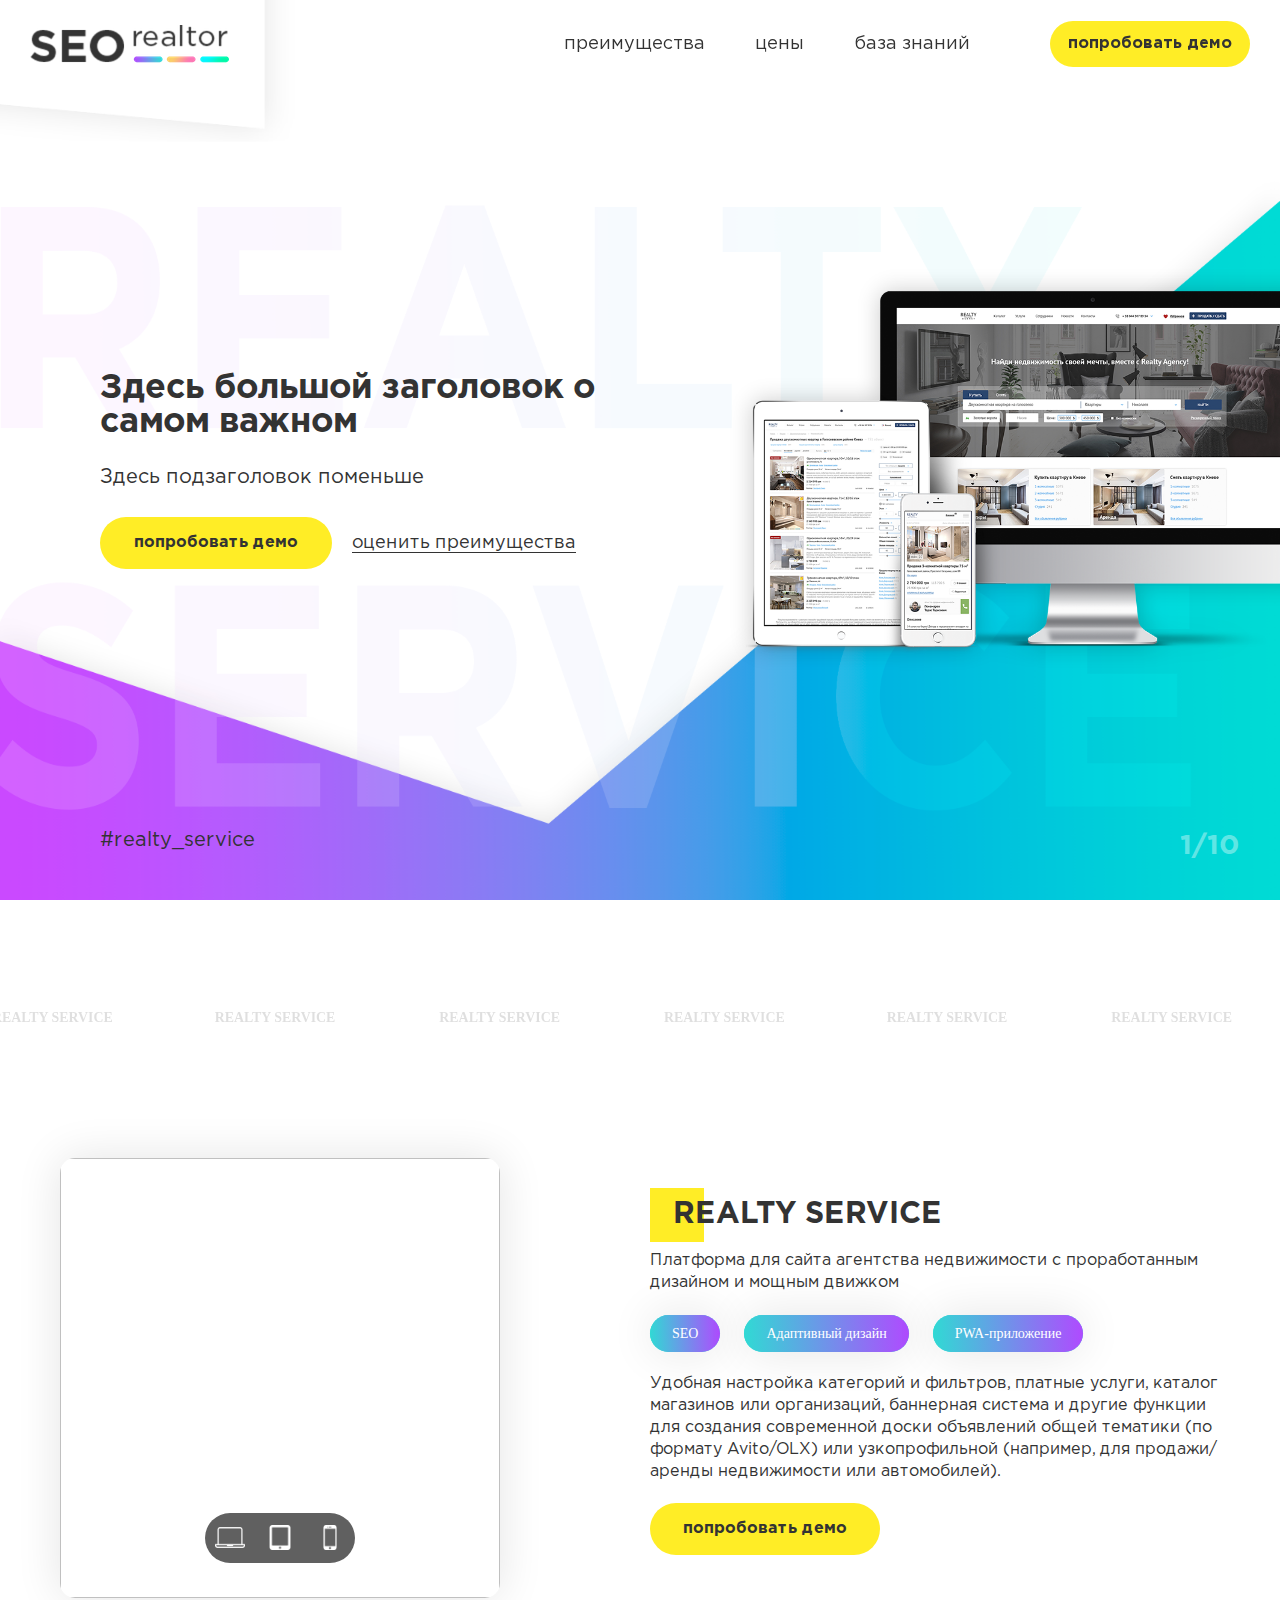
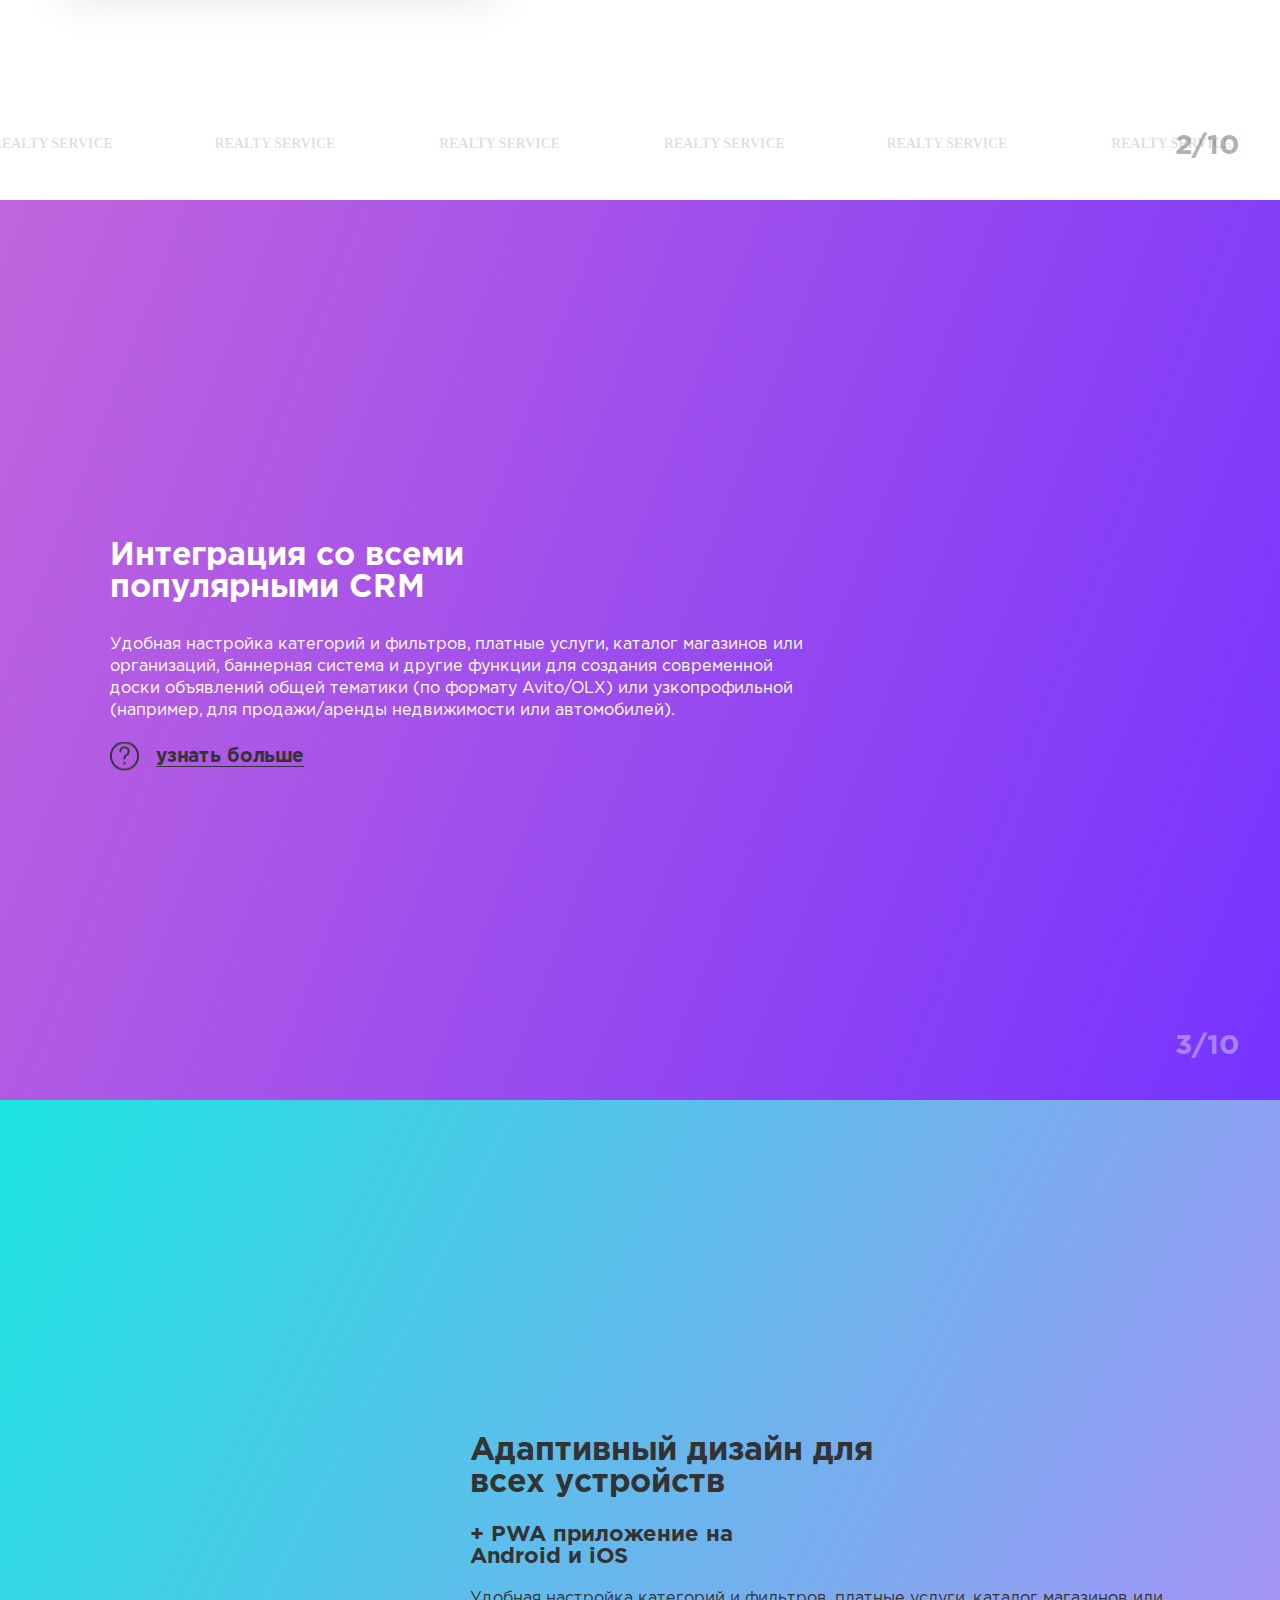
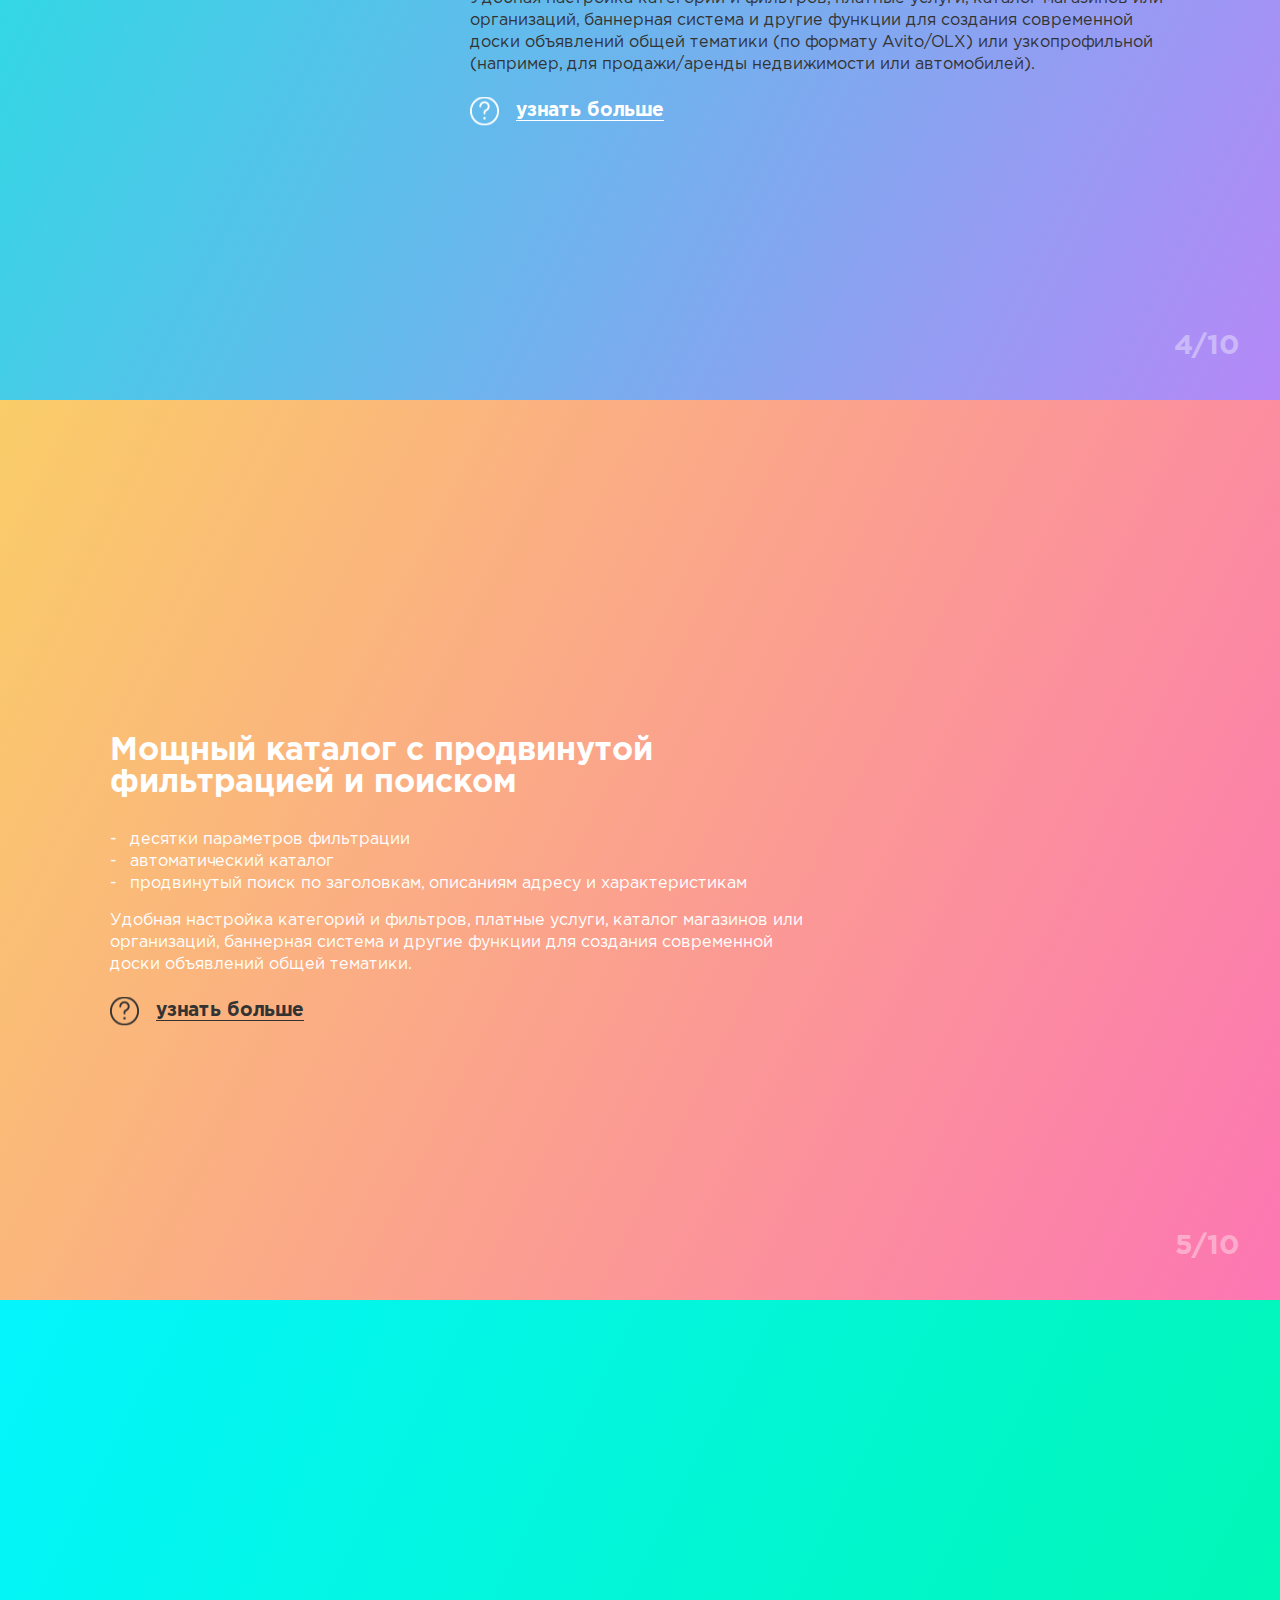
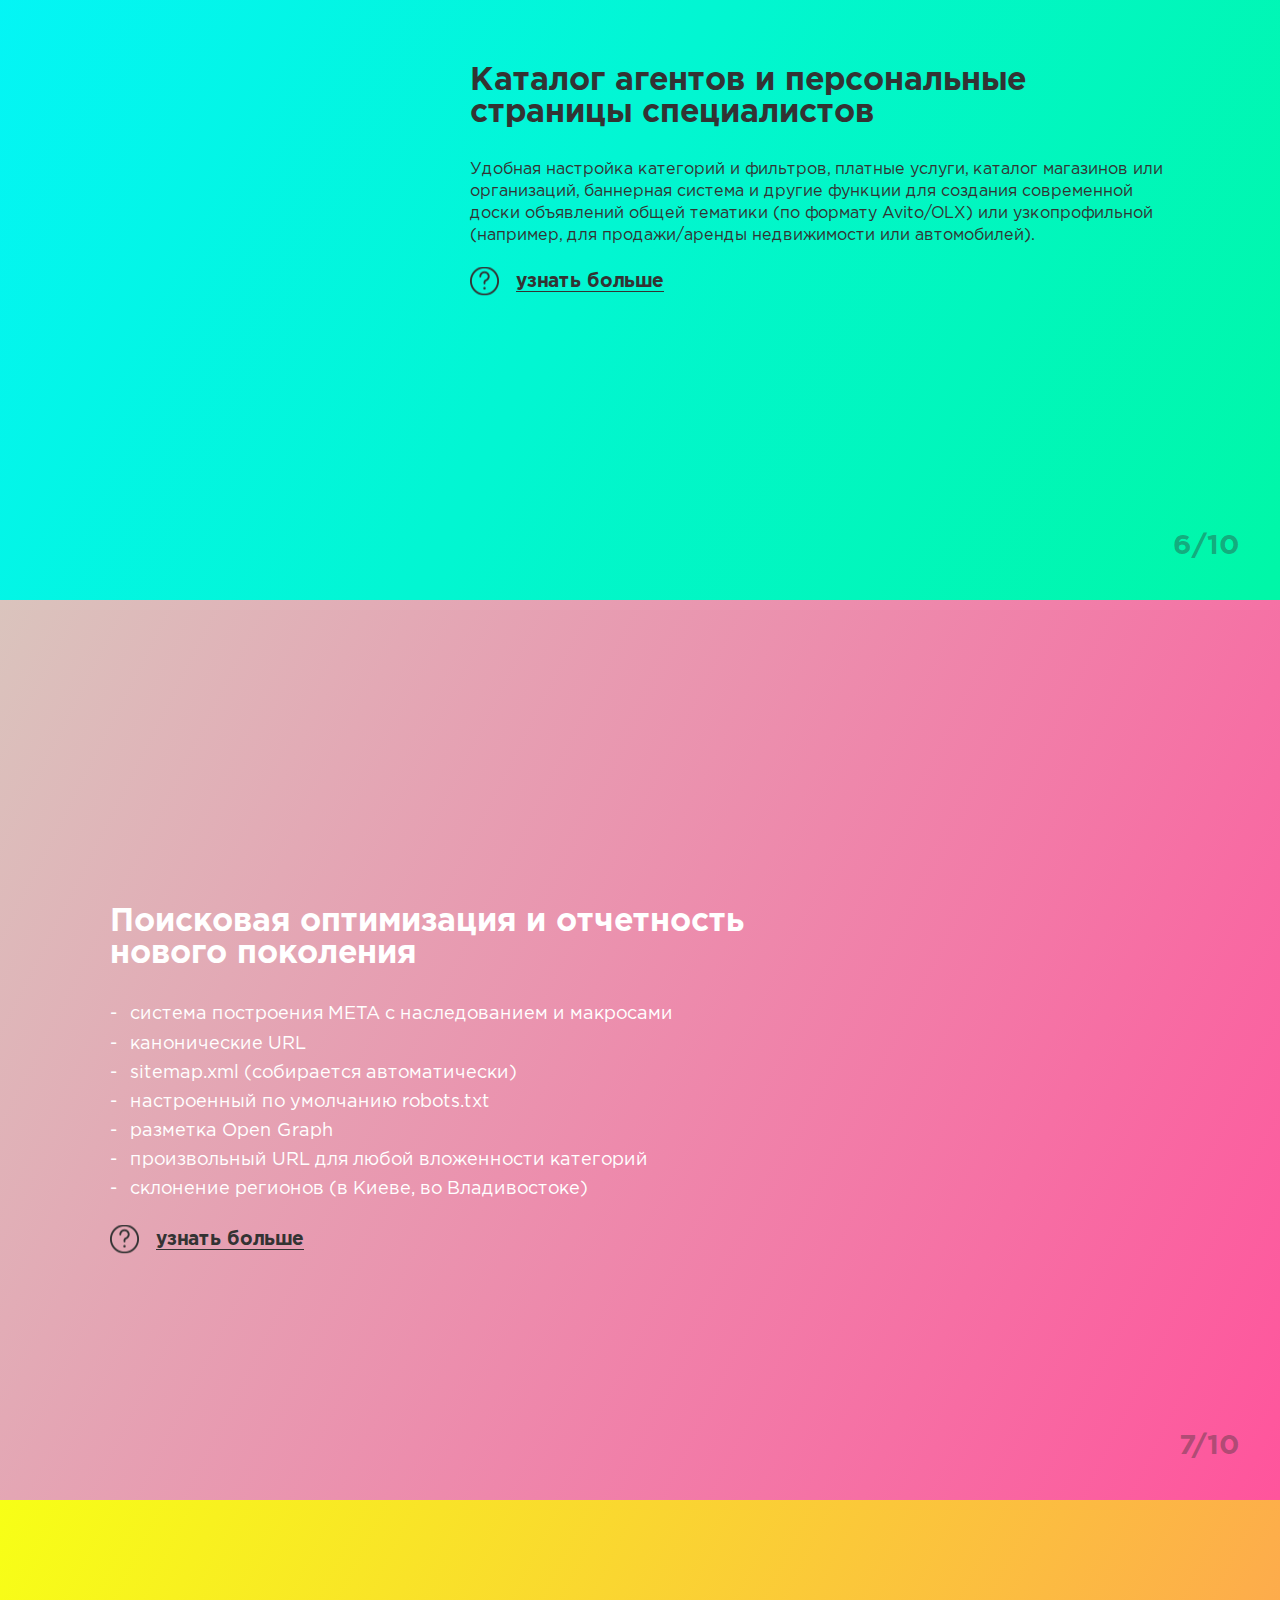
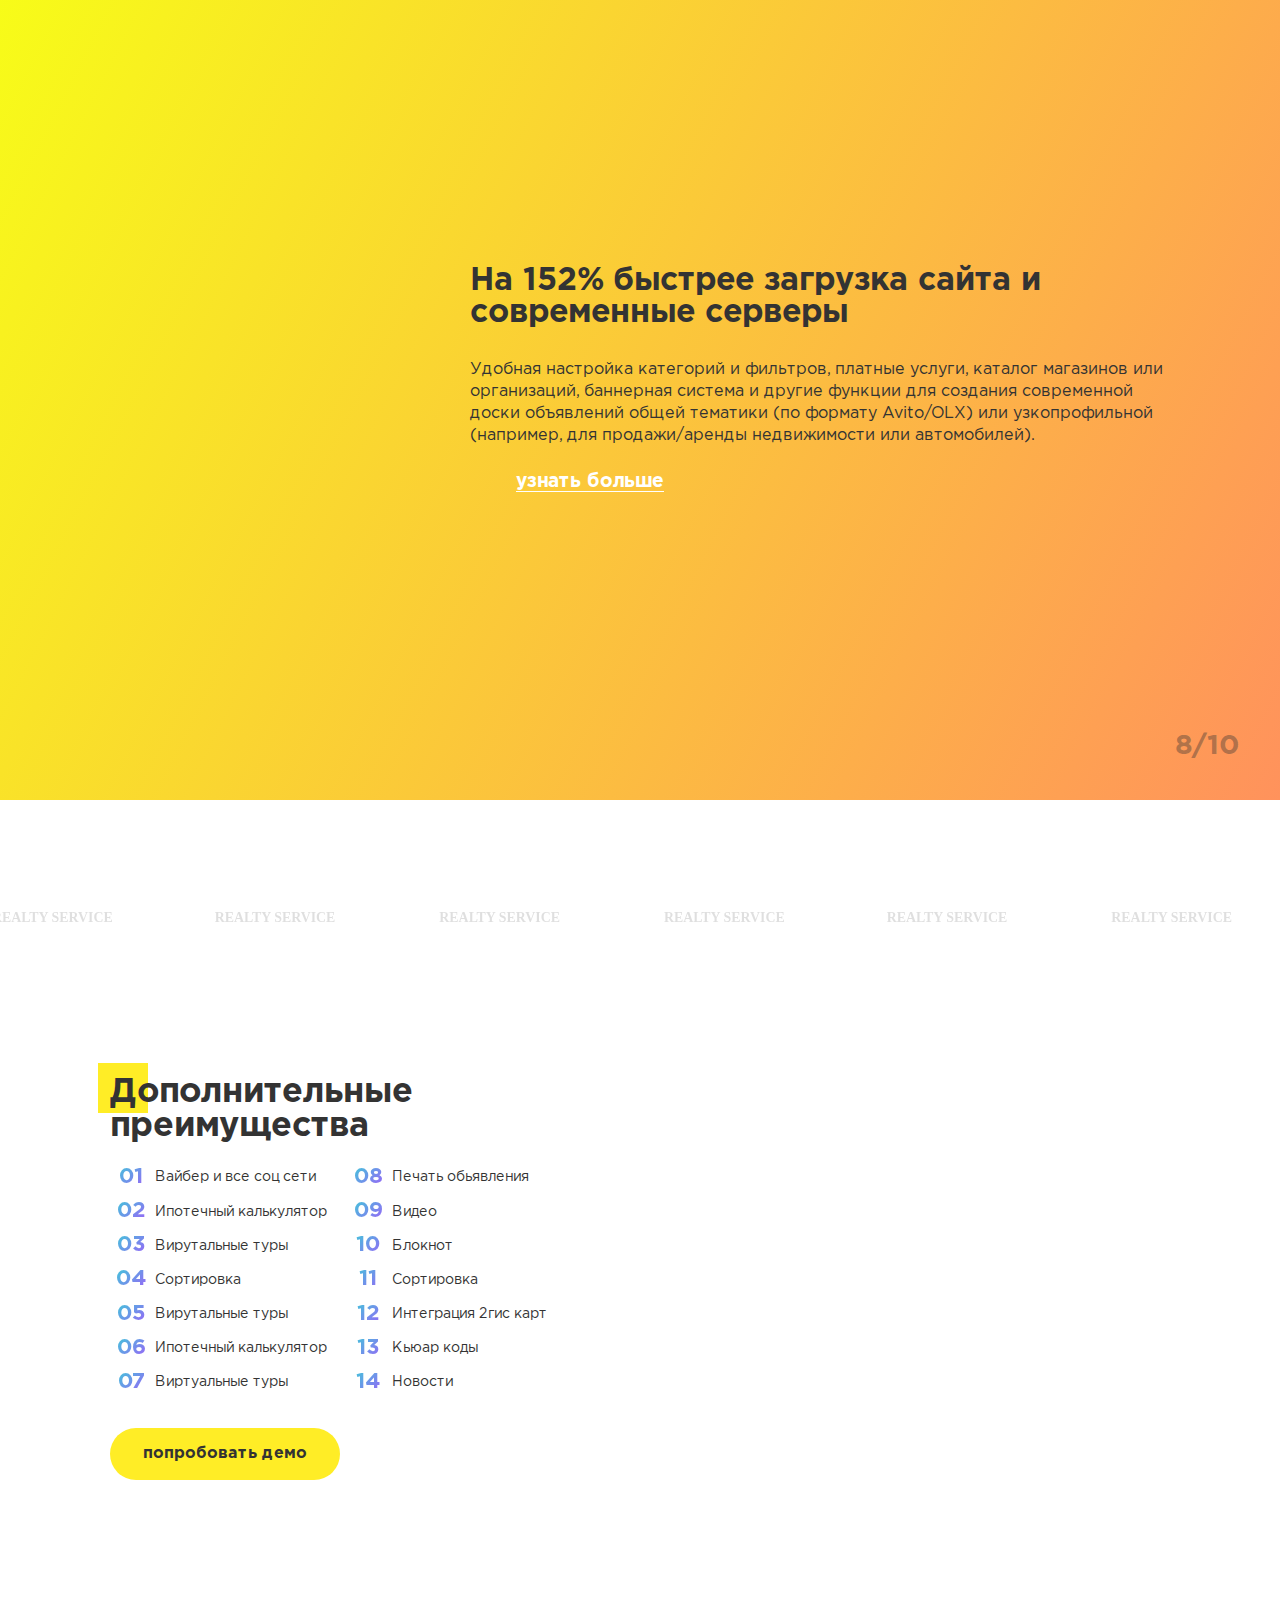
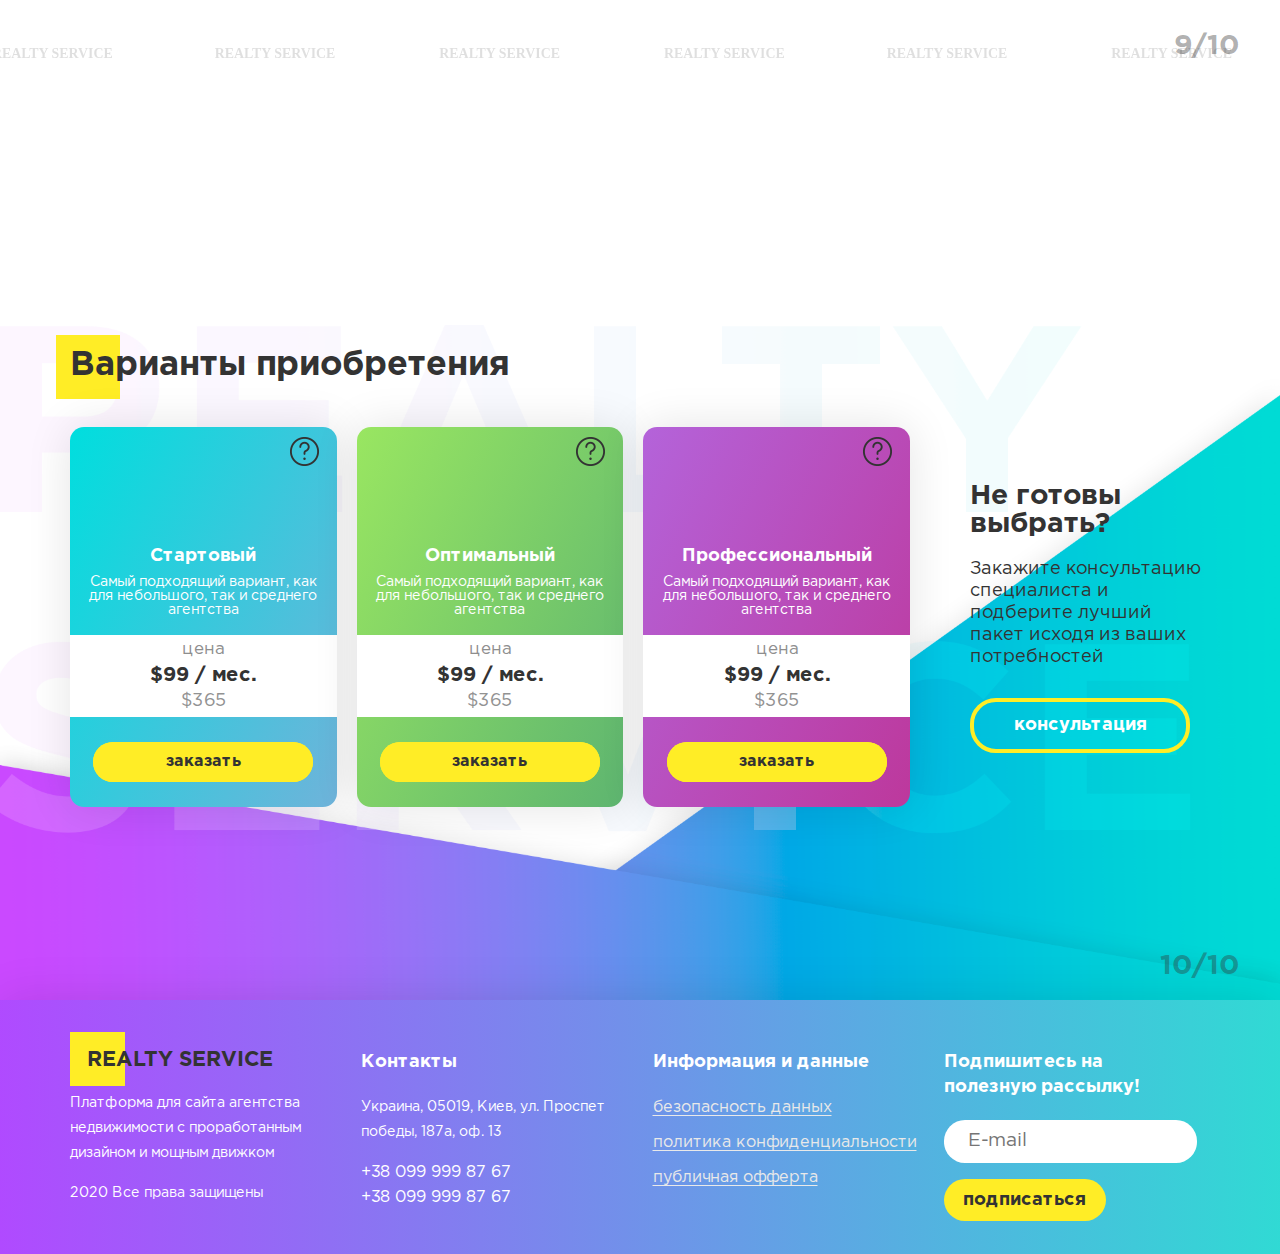
<file: index.html>
<!DOCTYPE html>
<html lang="ru">

<head>
    <meta charset="utf-8">
    <meta name="viewport" content="width=device-width, initial-scale=1, shrink-to-fit=no">
    <meta name="description" content="">
    <meta name="author" content="">
    <link rel="icon" href="img/icons/favicon.png">

    <title>Seo realtor</title>

    <!-- Custom styles -->
    <link href="css/styles.min.css" rel="stylesheet">
</head>

<body>
    <header class="header">
        <div class="container">
            <a href="#" class="header__logo">
                <img class="lazy"
                    src="[data-uri]"
                    data-src="img/@1x/logo.png" data-srcset="img/@1x/logo.png 1x, img/@2x/logo.png 2x" alt="">
            </a>
            <div class="header__inner">
                <nav>
                    <ul>
                        <li><a href="#">преимущества</a></li>
                        <li><a href="#">цены</a></li>
                        <li><a href="#">база знаний</a></li>
                    </ul>
                </nav>
                <div class="btn"><a href="#" class="open-demo--js">попробовать демо</a></div>
            </div>
            <div class="header__menu-btn">
                <div class="top-line"></div>
                <div class="middle-line"></div>
                <div class="bottom-line"></div>
            </div>
            <div class="header__menu-subtstrate"></div>
        </div>
    </header>
    <div id="fullpage">
        <div class="section section-main">
            <div class="section-main__inner">
                <div class="section-main__text">
                    <h1>Здесь большой заголовок
                        о самом важном</h1>
                    <p>Здесь подзаголовок поменьше</p>
                    <div class="main__text-btns">
                        <div class="btn"><a href="#" class="open-demo--js">попробовать демо</a></div>
                        <a href="#" class="main__text-link">оценить преимущества</a>
                    </div>
                </div>
                <div class="section-main__pic">
                    <img data-src="img/main-pic.png" alt="">
                </div>
            </div>
            <a href="#" class="section-main__tag">
                #realty_service
            </a>
            <div class="section__num">
                1/10
            </div>
        </div>
        <div class="section about">
            <div class="about__line about__line-top">
                <img src="img/line-realty.svg" alt="">
            </div>
            <div class="wrapper">
                <div class="about__tabs">
                    <div class="tabs__nav">
                        <div class="tabs-nav__item is-active" data-tab-name="tab-1">
                            <img src="img/icons/laptop-icon.svg" alt="">
                        </div>
                        <div class="tabs-nav__item" data-tab-name="tab-2">
                            <img src="img/icons/computer-tablet-icon.svg" alt="">
                        </div>
                        <div class="tabs-nav__item" data-tab-name="tab-3">
                            <img src="img/icons/smartphone-icon.svg" alt="">
                        </div>
                    </div>
                    <div class="tabs__content">
                        <div class="tab is-active tab-1"><img data-src="img/about-pic.jpg" alt=""></div>
                        <div class="tab tab-2"><img data-src="img/main-pic.png" alt=""></div>
                        <div class="tab tab-3"><img data-src="img/iphone.png" alt=""></div>
                    </div>
                </div>
                <div class="about__text">
                    <div class="about__logo">REALTY SERVICE</div>
                    <p class="about__subtitle">Платформа для сайта агентства недвижимости с
                        проработанным дизайном и мощным движком</p>
                    <div class="about__text-wrap">
                        <span class="tt-up">SEO</span>
                        <span>Адаптивный дизайн</span>
                        <span>PWA-приложение</span>
                    </div>
                    <p>
                        Удобная настройка категорий и фильтров, платные
                        услуги, каталог магазинов или организаций,
                        баннерная система и другие функции для создания
                        современной доски объявлений общей тематики
                        (по формату Avito/OLX) или узкопрофильной
                        (например, для продажи/аренды недвижимости
                        или автомобилей).
                    </p> 
                    <div class="btn"><a href="#" class="open-demo--js">попробовать демо</a></div>
                </div>
            </div>
            <div class="about__line about__line-bot">
                <img src="img/line-realty.svg" alt="">
            </div>
            <div class="section__num section__num--dark">
                2/10
            </div>
        </div>
        <div class="section integration">
            <div class="wrapper">
                <div class="section__text">
                    <div class="title">
                        Интеграция со всеми <br>
                        популярными CRM
                    </div>
                    <p>Удобная настройка категорий и фильтров, платные
                        услуги, каталог магазинов или организаций,
                        баннерная система и другие функции для создания
                        современной доски объявлений общей тематики
                        (по формату Avito/OLX) или узкопрофильной
                        (например, для продажи/аренды недвижимости
                        или автомобилей).</p>
                    <a href="#">
                        <img src="img/icons/question-black.svg" alt="">
                        узнать больше
                    </a>
                </div>
                <div class="section__pic">
                    <img data-src="img/what-crm-banner-img.png" alt="">
                </div>
            </div>
            <div class="integration__line">
                <img data-src="img/logos-line.png" alt="">
            </div>
            <div class="section__num">
                3/10
            </div>
        </div>
        <div class="section adaptive">
            <div class="wrapper">
                <div class="section__pic">
                    <img data-src="img/iphone.png" alt="">
                </div>
                <div class="section__text">
                    <div class="title">
                        Адаптивный дизайн для <br>всех устройств
                    </div>
                    <div class="subtitle">
                        + PWA приложение на <br>Android и iOS
                    </div>
                    <p>Удобная настройка категорий и фильтров, платные
                        услуги, каталог магазинов или организаций,
                        баннерная система и другие функции для создания
                        современной доски объявлений общей тематики
                        (по формату Avito/OLX) или узкопрофильной
                        (например, для продажи/аренды недвижимости
                        или автомобилей).</p>
                    <a href="#">
                        <img src="img/icons/question-white.svg" alt="">
                        узнать больше
                    </a>
                </div>
            </div>
            <div class="section__num">
                4/10
            </div>
        </div>
        <div class="section catalog">
            <div class="wrapper">
                <div class="section__text">
                    <div class="title">
                        Мощный каталог
                        с продвинутой
                        фильтрацией и поиском
                    </div>
                    <ul>
                        <li>десятки параметров фильтрации</li>
                        <li>автоматический каталог</li>
                        <li>продвинутый поиск по заголовкам, описаниям
                            адресу и характеристикам</li>
                    </ul>
                    <p>Удобная настройка категорий и фильтров, платные
                        услуги, каталог магазинов или организаций,
                        баннерная система и другие функции для создания
                        современной доски объявлений общей тематики.</p>
                    <a href="#">
                        <img src="img/icons/question-black.svg" alt="">
                        узнать больше
                    </a>
                </div>
                <div class="section__pic">
                    <img data-src="img/MacBook_Air_PSD.png" alt="">
                </div>
            </div>
            <div class="section__num">
                5/10
            </div>
        </div>
        <div class="section agents">
            <div class="wrapper">
                <div class="section__pic">
                    <img data-src="img/agents-catalog.png" alt="">
                </div>
                <div class="section__text">
                    <div class="title">
                        Каталог агентов и
                        персональные страницы
                        специалистов
                    </div>
                    <p>Удобная настройка категорий и фильтров, платные
                        услуги, каталог магазинов или организаций,
                        баннерная система и другие функции для создания
                        современной доски объявлений общей тематики
                        (по формату Avito/OLX) или узкопрофильной
                        (например, для продажи/аренды недвижимости
                        или автомобилей).
                    </p>
                    <a href="#">
                        <img src="img/icons/question-black.svg" alt="">
                        узнать больше
                    </a>
                </div>
            </div>
            <div class="section__num section__num--dark">
                6/10
            </div>
        </div>
        <div class="section section-seo">
            <div class="wrapper">
                <div class="section__text">
                    <div class="title">
                        Поисковая оптимизация
                        и отчетность нового
                        поколения
                    </div>
                    <ul>
                        <li>система построения META с наследованием и макросами</li>
                        <li>канонические URL</li>
                        <li>sitemap.xml (собирается автоматически)</li>
                        <li>настроенный по умолчанию robots.txt</li>
                        <li>разметка Open Graph</li>
                        <li>произвольный URL для любой вложенности категорий</li>
                        <li>склонение регионов (в Киеве, во Владивостоке)</li>
                    </ul>
                    <a href="#">
                        <img src="img/icons/question-black.svg" alt="">
                        узнать больше
                    </a>
                </div>
                <div class="section__pic">
                    <img data-src="img/kindpng.png" alt="">
                </div>
            </div>
            <div class="section__num section__num--dark">
                7/10
            </div>
        </div>
        <div class="section servers">
            <div class="wrapper">
                <div class="section__pic">
                    <img data-src="img/web-development.png" alt="">
                </div>
                <div class="section__text">
                    <div class="title">
                        На 152% быстрее
                        загрузка сайта и
                        современные серверы
                    </div>
                    <p>Удобная настройка категорий и фильтров, платные
                        услуги, каталог магазинов или организаций,
                        баннерная система и другие функции для создания
                        современной доски объявлений общей тематики
                        (по формату Avito/OLX) или узкопрофильной
                        (например, для продажи/аренды недвижимости
                        или автомобилей).
                    </p>
                    <a href="#">
                        <img data-src="img/icons/question-white.svg" alt="">
                        узнать больше
                    </a>
                </div>
            </div>
            <div class="section__num section__num--dark">
                8/10
            </div>
        </div>
        <div class="section advantages">
            <div class="advantages__line advantages__line-top">
                <img src="img/line-realty.svg" alt="">
            </div>
            <div class="wrapper">
                <div class="section__text">
                    <div class="title">
                        Дополнительные <br>преимущества
                    </div>
                    <div class="advantages__lists">
                        <ul>
                            <li><span>01</span>Вайбер и все соц сети</li>
                            <li><span>02</span>Ипотечный калькулятор</li>
                            <li><span>03</span>Вирутальные туры</li>
                            <li><span>04</span>Сортировка</li>
                            <li><span>05</span>Вирутальные туры</li>
                            <li><span>06</span>Ипотечный калькулятор</li>
                            <li><span>07</span>Виртуальные туры</li>
                        </ul>
                        <ul>
                            <li><span>08</span>Печать обьявления</li>
                            <li><span>09</span>Видео</li>
                            <li><span>10</span>Блокнот</li>
                            <li><span>11</span>Сортировка</li>
                            <li><span>12</span>Интеграция 2гис карт</li>
                            <li><span>13</span>Кьюар коды</li>
                            <li><span>14</span>Новости</li>
                        </ul>
                    </div>
                    <div class="btn"><a href="#" class="open-demo--js">попробовать демо</a></div>
                </div>
                <div class="section__pic">
                    <img data-src="img/advantages-pic.png" alt="">
                </div>
            </div>
            <div class="advantages__line advantages__line-bot">
                <img src="img/line-realty.svg" alt="">
            </div>
            <div class="section__num section__num--dark">
                9/10
            </div>
        </div>
        <div class="section order">
            <div class="order__wrapper">
                <div class="title">
                    Варианты приобретения
                </div>
                <div class="order__inner">
                    <div class="order__cards">
                        <div class="order__cards-item order__cards-item--1">
                            <a href="#" class="item-question"><img src="img/icons/question-black.svg" alt=""></a>
                            <div class="item-pic">
                                <img data-src="img/card-pic-1.png" alt="">
                            </div>
                            <div class="item-caption">
                                Стартовый
                            </div>
                            <p class="item-text">Самый подходящий вариант, как
                                для небольшого, так и среднего
                                агентства
                            </p>
                            <div class="item-price">
                                <p>цена</p>
                                <div><b>$99 / мес.</b></div>
                                <div><span>$365</span></div>
                            </div>
                            <div class="btn"><a href="#" class="open-modal-js"
                                    data-modal-class="modal-form__content--start" data-title="Стартовый">заказать</a>
                            </div>
                        </div>
                        <div class="order__cards-item order__cards-item--2">
                            <a href="#" class="item-question"><img src="img/icons/question-black.svg" alt=""></a>
                            <div class="item-pic">
                                <img data-src="img/card-pic-2.png" alt="">
                            </div>
                            <div class="item-caption">
                                Оптимальный
                            </div>
                            <p class="item-text">Самый подходящий вариант, как
                                для небольшого, так и среднего
                                агентства
                            </p>
                            <div class="item-price">
                                <p>цена</p>
                                <div><b>$99 / мес.</b></div>
                                <div><span>$365</span></div>
                            </div>
                            <div class="btn"><a href="#" class="open-modal-js"
                                    data-modal-class="modal-form__content--opt" data-title="Оптимальный">заказать</a>
                            </div>
                        </div>
                        <div class="order__cards-item order__cards-item--3">
                            <a href="#" class="item-question"><img src="img/icons/question-black.svg" alt=""></a>
                            <div class="item-pic">
                                <img data-src="img/card-pic-3.png" alt="">
                            </div>
                            <div class="item-caption">
                                Профессиональный
                            </div>
                            <p class="item-text">Самый подходящий вариант, как
                                для небольшого, так и среднего
                                агентства
                            </p>
                            <div class="item-price">
                                <p>цена</p>
                                <div><b>$99 / мес.</b></div>
                                <div><span>$365</span></div>
                            </div>
                            <div class="btn"><a href="#" class="open-modal-js"
                                    data-modal-class="modal-form__content--prof"
                                    data-title="Профессиональный">заказать</a></div>
                        </div>
                    </div>
                    <div class="order__text">
                        <div class="order__text-title">Не готовы
                            выбрать?</div>
                        <p>Закажите консультацию
                            специалиста и подберите
                            лучший пакет исходя из
                            ваших потребностей</p>
                        <div class="order__text-btn"><a href="#" class="open-consult--js">консультация</a></div>
                    </div>
                </div>
            </div>
            <div class="section__num section__num--dark">
                10/10
            </div>
        </div>
        <footer class="section footer">
            <div class="footer__inner">
                <div class="footer__info">
                    <div class="footer__logo">
                        REALTY SERVICE
                    </div>
                    <p class="mrn">Платформа для сайта агентства 
                        недвижимости с проработанным 
                        дизайном и мощным движком</p>
                    <p>2020 Все права защищены</p>
                </div>
                <div class="footer__contacts">
                    <div class="mrn"><b>Контакты</b></div>
                    <p>Украина, 05019, Киев, 
                        ул. Проспет победы, 187а, оф. 13</p>
                    <a href="tel:+38099 998767">+38 099 999 87 67</a>
                    <a href="tel:+38099 998767">+38 099 999 87 67</a>
                </div>
                <div class="footer__links">
                    <div class="mrn"><b>Информация и данные</b></div>
                    <a href="#">безопасность данных</a>
                    <a href="#">политика конфиденциальности</a>
                    <a href="#">публичная офферта</a>
                </div>
                <div class="footer__order">
                    <div class="mrn"><b>Подпишитесь на<br>
                        полезную рассылку!</b></div>
                    <form>
                        <div><input type="text" placeholder="E-mail"></div>
                        <button>подписаться</button>
                    </form>
                </div>
            </div>
        </footer>
    </div>
    <!-- The Modal -->
    <div id="modal-form-js" class="modal-form">
        <div class="modal-form__content">
            <p>Заявка на <br> подключение пакета:</p>
            <div class="modal-form__title"></div>
            <form class="order-form">
                <div class="field">
                    <input type="text" placeholder="&nbsp;" required class="input-form">
                    <span>Имя<sup>*</sup></span>
                </div>
                <div class="field field-phone">
                    <input type="text" placeholder="&nbsp;" required class="input-form">
                    <span>+380<sup>*</sup></span>
                    <div class="phone-icon">
                        <img src="img/icons/flag.svg" alt="">
                    </div>
                </div>
                <div class="field">
                    <input type="text" placeholder="&nbsp;" class="input-form">
                    <span>E-mail</span>
                </div>
                <div class="field">
                    <input type="text" placeholder="&nbsp;" class="input-form">
                    <span>Компания</span>
                </div>
                <button>заказать</button>
            </form>


        </div>
    </div>
    <div id="modal__demo-form-js" class="modal-form modal__demo-form">
        <div class="modal-form__content">
            <div class="modal-form__title">Заказ <br>
                демонстрации</div>
                <p>Закажите консультацию специалиста
                    и подберите лучший пакет исходя
                    из ваших потребностей</p>
            <form class="order-form">
                <div class="field">
                    <input type="text" placeholder="&nbsp;" required class="input-form">
                    <span>Имя<sup>*</sup></span>
                </div>
                <div class="field field-phone">
                    <input type="text" placeholder="&nbsp;" required class="input-form">
                    <span>+380<sup>*</sup></span>
                    <div class="phone-icon">
                        <img src="img/icons/flag.svg" alt="">
                    </div>
                </div>
                <div class="field">
                    <input type="text" placeholder="&nbsp;" class="input-form">
                    <span>E-mail</span>
                </div>
                <button>заказать демонстрацию</button>
            </form>
        </div>
    </div>
    <div id="modal__consult-form-js" class="modal-form modal__consult-form">
        <div class="modal-form__content">
            <div class="modal-form__title">Заказ <br>
                консультации</div>
                <p>Закажите консультацию специалиста
                    и подберите лучший пакет исходя
                    из ваших потребностей</p>
            <form class="order-form">
                <div class="field">
                    <input type="text" placeholder="&nbsp;" required class="input-form">
                    <span>Имя<sup>*</sup></span>
                </div>
                <div class="field field-phone">
                    <input type="text" placeholder="&nbsp;" required class="input-form">
                    <span>+380<sup>*</sup></span>
                    <div class="phone-icon">
                        <img src="img/icons/flag.svg" alt="">
                    </div>
                </div>
                <div class="field">
                    <input type="text" placeholder="&nbsp;" class="input-form">
                    <span>E-mail</span>
                </div>
                <button>заказать демонстрацию</button>
            </form>
        </div>
    </div>
    <script src="https://code.jquery.com/jquery-3.2.1.min.js"></script>
    <script src="js/fullpage.min.js"></script>
    <script src="js/scripts.min.js"></script>
</body>

</html>
</file>
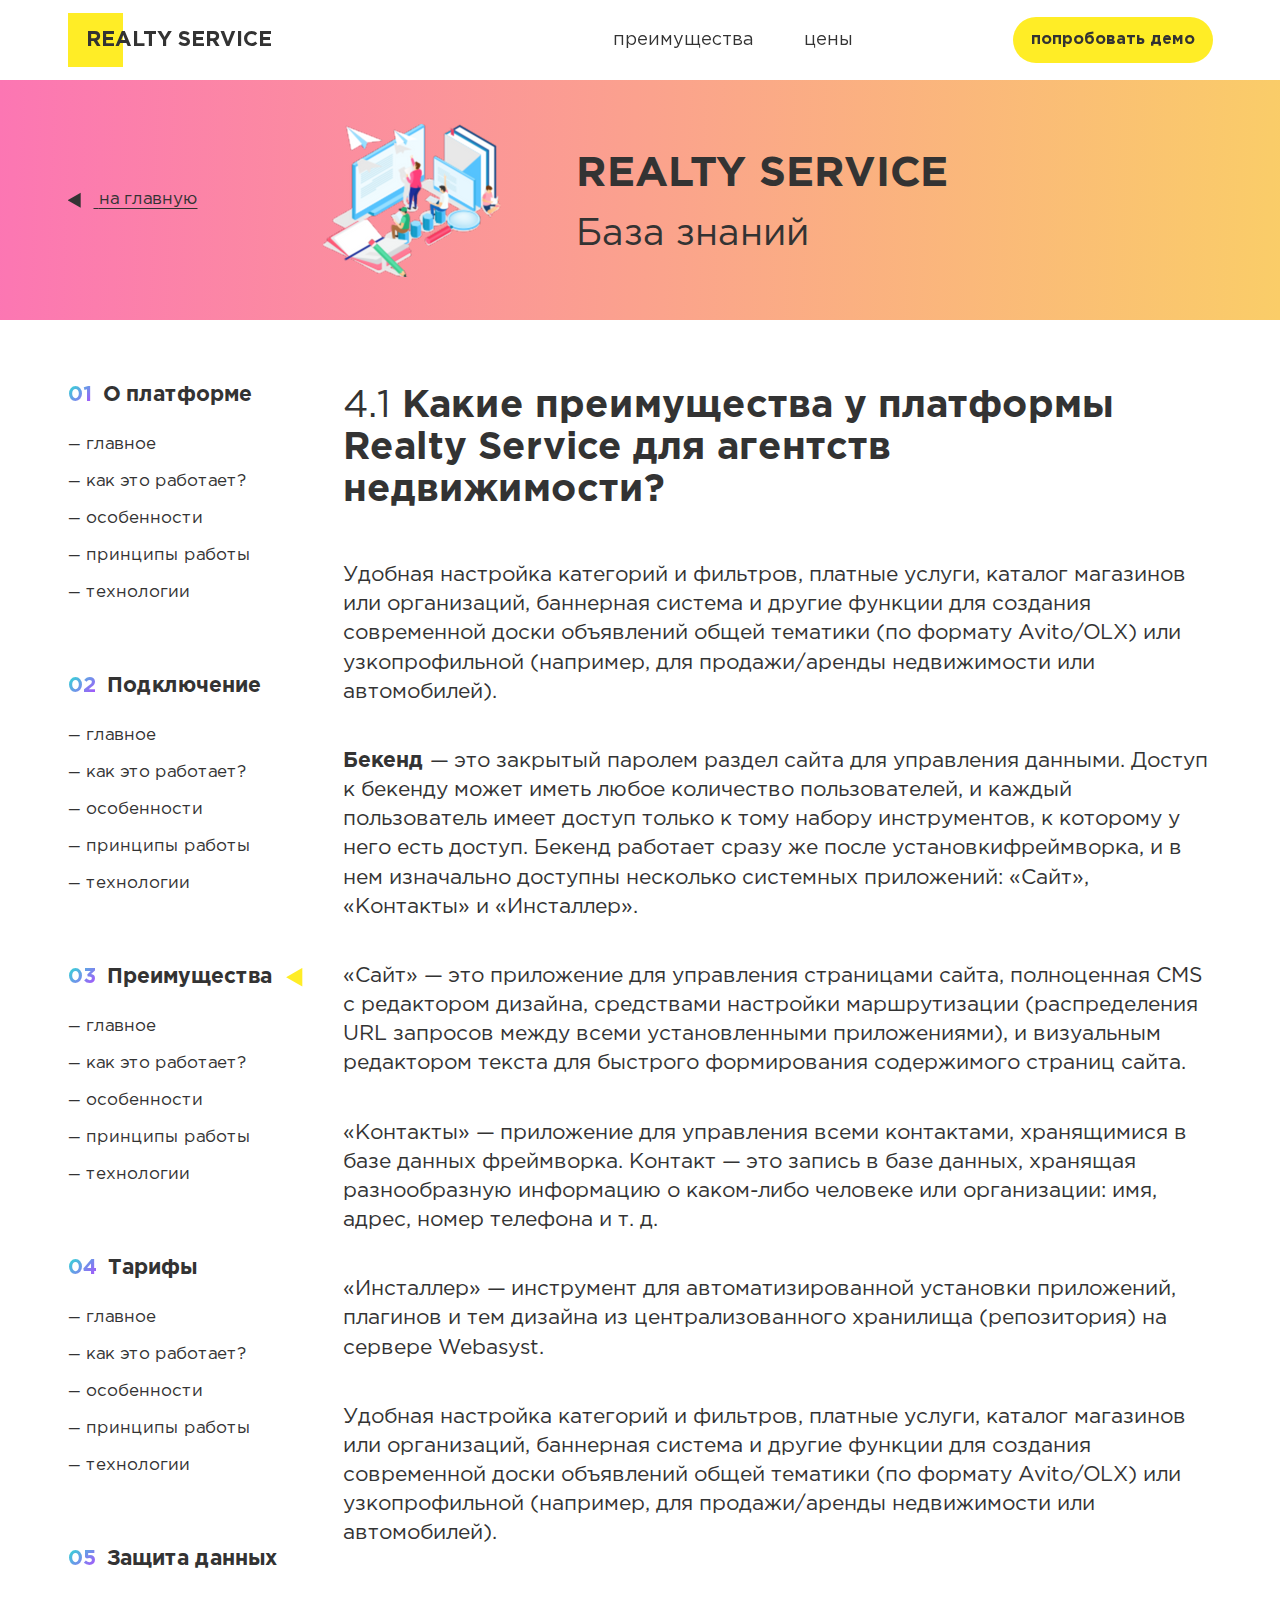
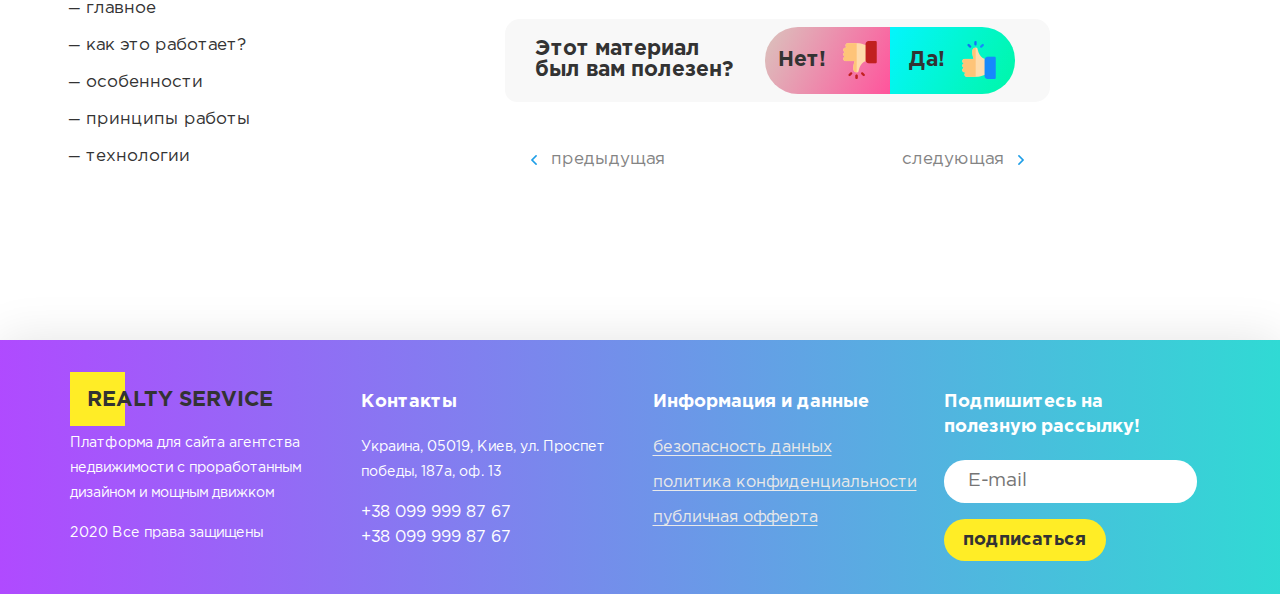
<file: base.html>
<head>
    <meta charset="utf-8">
    <meta name="viewport" content="width=device-width, initial-scale=1, shrink-to-fit=no">
    <meta name="description" content="">
    <meta name="author" content="">
    <link rel="icon" href="img/icons/favicon.png">

    <title>Seo realtor</title>

    <!-- Custom styles -->
    <link href="css/styles.min.css" rel="stylesheet">
</head>

<body>
    <header class="header header-base">
        <div class="container">
            <a href="#" class="header__logo">
                realty service
            </a>
            <div class="header__inner">
                <nav>
                    <ul>
                        <li><a href="#">преимущества</a></li>
                        <li><a href="#">цены</a></li>
                    </ul>
                </nav>
                <div class="btn"><a href="#" class="open-demo--js">попробовать демо</a></div>
            </div>
            <div class="header__menu-btn">
                <div class="top-line"></div>
                <div class="middle-line"></div>
                <div class="bottom-line"></div>
            </div>
            <div class="header__menu-subtstrate"></div>
        </div>
    </header>
    <div class="banner">
        <div class="container">
            <div class="banner__link">
                <a href="#">
                    <svg xmlns="http://www.w3.org/2000/svg" width="13" height="16" viewBox="0 0 13 16">
                        <g>
                            <g>
                                <path fill="#333" d="M-.261 8.226L12.684 15.7V.752z" />
                            </g>
                        </g>
                    </svg>
                    <span>на главную</span>
                </a>
            </div>
            <div class="banner__inner">
                <div class="banner__pic">
                    <img class="lazy"
                        src="[data-uri]"
                        data-src="img/@1x/banner-pic.png"
                        data-srcset="img/@1x/banner-pic.png 1x, img/@2x/banner-pic.png 2x" alt="">
                </div>
                <div class="banner__text">
                    <b>realty service</b>
                    <p>База знаний</p>
                </div>
            </div>
        </div>
    </div>
    <div class="page">
        <div class="container">
            <div class="sidebar">
                <div class="sidebar__field">
                    <p class="sidebar__field-btn--js"><span>01</span> О платформе</p>
                    <ul class="sidebar__field-list">
                        <li><a href="#">главное</a></li>
                        <li><a href="#">как это работает?</a></li>
                        <li><a href="#">особенности</a></li>
                        <li><a href="#">принципы работы</a></li>
                        <li><a href="">технологии</a></li>
                    </ul>
                </div>
                <div class="sidebar__field">
                    <p class="sidebar__field-btn--js"><span>02</span> Подключение</p>
                    <ul class="sidebar__field-list">
                        <li><a href="#">главное</a></li>
                        <li><a href="#">как это работает?</a></li>
                        <li><a href="#">особенности</a></li>
                        <li><a href="#">принципы работы</a></li>
                        <li><a href="">технологии</a></li>
                    </ul>
                </div>
                <div class="sidebar__field">
                    <p class="current sidebar__field-btn--js"><span>03</span> Преимущества</p>
                    <ul class="sidebar__field-list">
                        <li><a href="#">главное</a></li>
                        <li><a href="#">как это работает?</a></li>
                        <li><a href="#">особенности</a></li>
                        <li><a href="#">принципы работы</a></li>
                        <li><a href="">технологии</a></li>
                    </ul>
                </div>
                <div class="sidebar__field">
                    <p class="sidebar__field-btn--js"><span>04</span> Тарифы</p>
                    <ul class="sidebar__field-list">
                        <li><a href="#">главное</a></li>
                        <li><a href="#">как это работает?</a></li>
                        <li><a href="#">особенности</a></li>
                        <li><a href="#">принципы работы</a></li>
                        <li><a href="">технологии</a></li>
                    </ul>
                </div>
                <div class="sidebar__field">
                    <p class="sidebar__field-btn--js"><span>05</span> Защита данных</p>
                    <ul class="sidebar__field-list">
                        <li><a href="#">главное</a></li>
                        <li><a href="#">как это работает?</a></li>
                        <li><a href="#">особенности</a></li>
                        <li><a href="#">принципы работы</a></li>
                        <li><a href="">технологии</a></li>
                    </ul>
                </div>
            </div>
            <div class="content">
                <div class="caption"><span>4.1</span> Какие преимущества у платформы 
                    Realty Service для агентств недвижимости?</div>
                <p>Удобная настройка категорий и фильтров, платные услуги, каталог 
                    магазинов или организаций, баннерная система и другие функции для
                    создания современной доски объявлений общей тематики (по формату 
                    Avito/OLX) или узкопрофильной (например, для продажи/аренды
                    недвижимости или автомобилей).
                </p>
                <p>
                    <b>Бекенд</b> — это закрытый паролем раздел сайта для управления данными. 
                    Доступ к бекенду может иметь любое количество пользователей, и каждый 
                    пользователь имеет доступ только к тому набору инструментов, к которому у
                    него есть доступ. Бекенд работает сразу же после установкифреймворка, и в
                    нем изначально доступны несколько системных приложений: «Сайт»,
                    «Контакты» и «Инсталлер».
                </p>
                <p>
                    «Сайт» — это приложение для управления страницами сайта, полноценная
                    CMS с редактором дизайна, средствами настройки маршрутизации
                    (распределения URL запросов между всеми установленными приложениями),
                    и визуальным редактором текста для быстрого формирования содержимого
                    страниц сайта.
                </p>
                <p>
                    «Контакты» — приложение для управления всеми контактами, хранящимися в
                    базе данных фреймворка. Контакт — это запись в базе данных, хранящая
                    разнообразную информацию о каком-либо человеке или организации: имя,
                    адрес, номер телефона и т. д.
                </p>
                <p>
                    «Инсталлер» — инструмент для автоматизированной установки приложений,
                    плагинов и тем дизайна из централизованного хранилища (репозитория) на
                    сервере Webasyst.
                </p>
                <p>
                    Удобная настройка категорий и фильтров, платные услуги, каталог 
                    магазинов или организаций, баннерная система и другие функции для
                    создания современной доски объявлений общей тематики (по формату 
                    Avito/OLX) или узкопрофильной (например, для продажи/аренды
                    недвижимости или автомобилей).
                </p>
                <div class="content__footer">
                    <div class="content__feedback">
                        <span>Этот материал<br>
                            был вам полезен?</span>
                        <div class="content__switch">
                            <button class="content__switch-false">
                                <div>
                                    <span>Нет!</span>
                                    <img src="img/icons/false.svg" alt="">
                                </div>
                            </button>
                            <button class="content__switch-true">
                                <div>
                                    <span>Да!</span>
                                    <img src="img/icons/true.svg" alt="">
                                </div>
                            </button>
                        </div>
                    </div>
                    <div class="content__footer-nav">
                        <a href="#" class="content__footer-prev">предыдущая</a>
                        <a href="#" class="content__footer-next">следующая</a>
                    </div>
                </div>
            </div>
        </div>
    </div>
    <footer class="footer">
        <div class="footer__inner">
            <div class="footer__info">
                <div class="footer__logo">
                    REALTY SERVICE
                </div>
                <p class="mrn">Платформа для сайта агентства 
                    недвижимости с проработанным 
                    дизайном и мощным движком</p>
                <p>2020 Все права защищены</p>
            </div>
            <div class="footer__contacts">
                <div class="mrn"><b>Контакты</b></div>
                <p>Украина, 05019, Киев, 
                    ул. Проспет победы, 187а, оф. 13</p>
                <a href="tel:+38099 998767">+38 099 999 87 67</a>
                <a href="tel:+38099 998767">+38 099 999 87 67</a>
            </div>
            <div class="footer__links">
                <div class="mrn"><b>Информация и данные</b></div>
                <a href="#">безопасность данных</a>
                <a href="#">политика конфиденциальности</a>
                <a href="#">публичная офферта</a>
            </div>
            <div class="footer__order">
                <div class="mrn"><b>Подпишитесь на<br>
                    полезную рассылку!</b></div>
                <form>
                    <div><input type="text" placeholder="E-mail"></div>
                    <button>подписаться</button>
                </form>
            </div>
        </div>
    </footer>
    <script src="https://code.jquery.com/jquery-3.2.1.min.js"></script>
    <script src="js/scripts.min.js"></script>
</body>

</html>
</file>
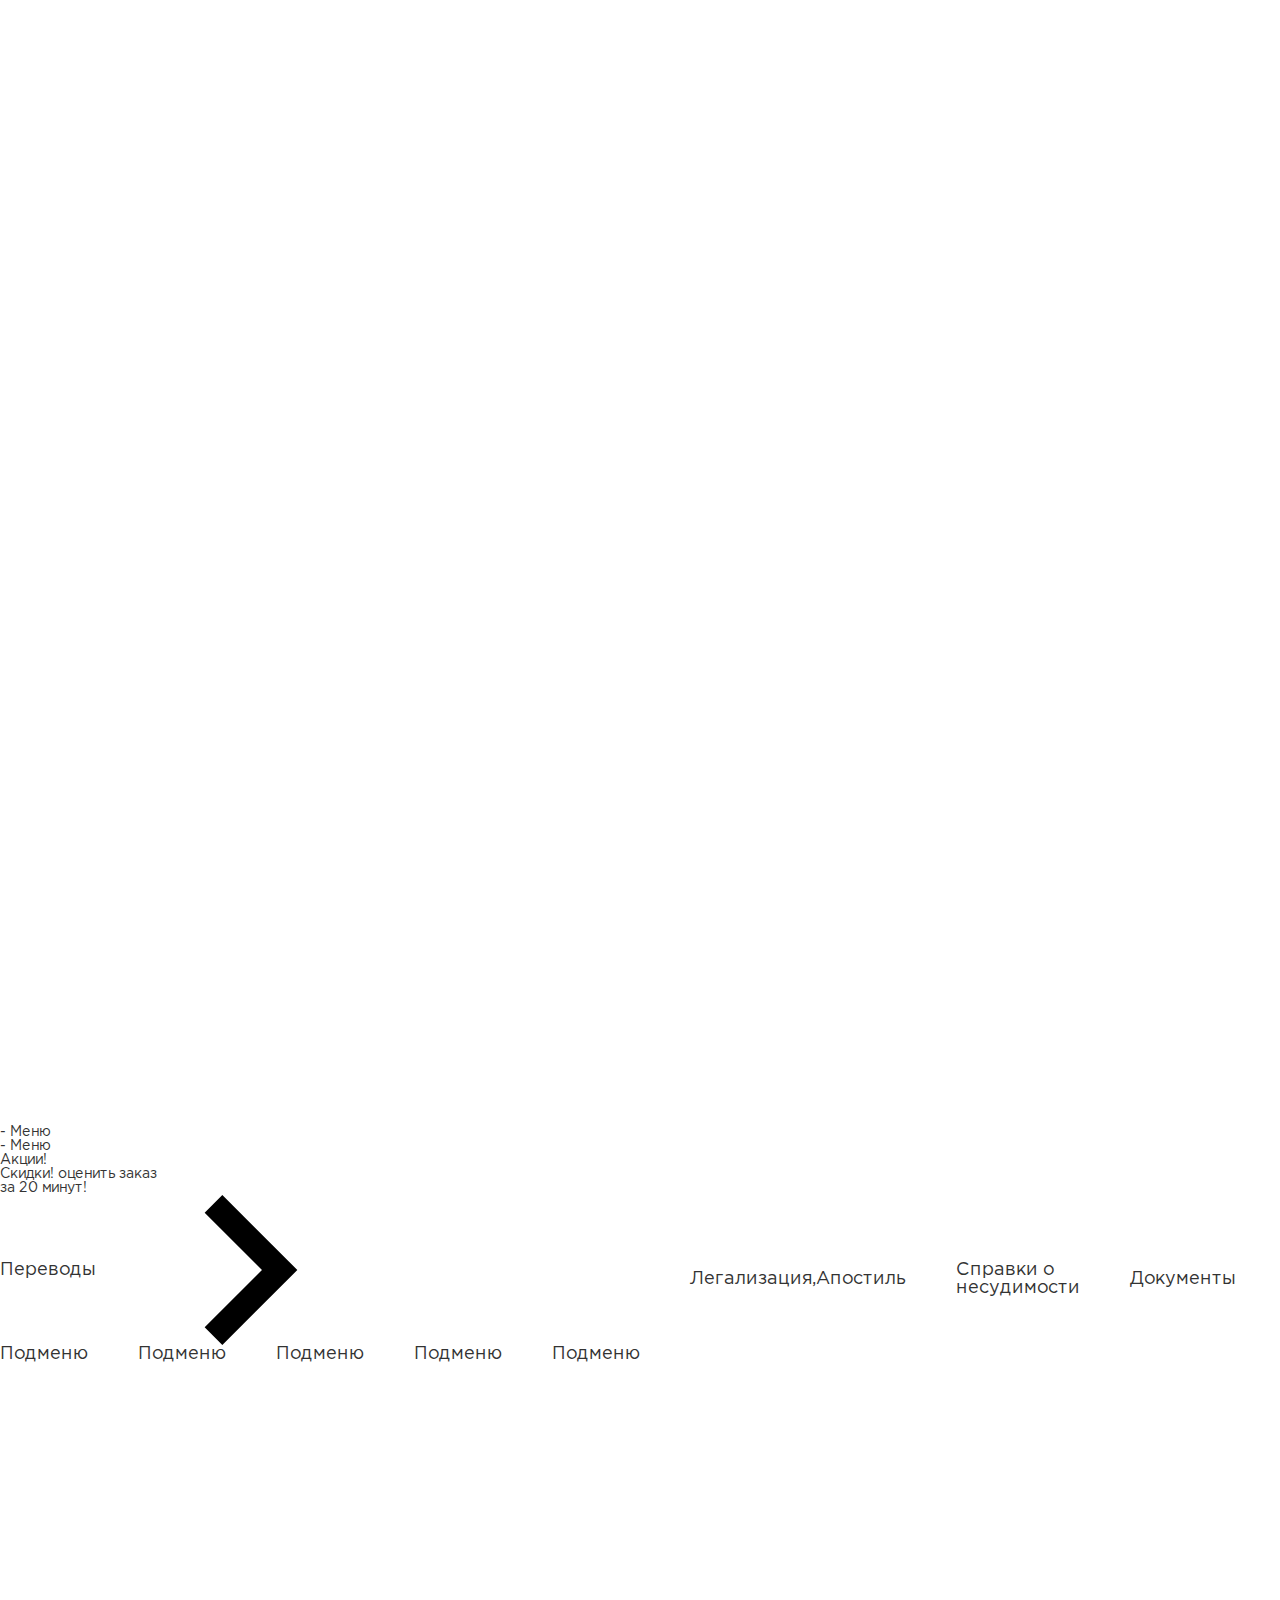
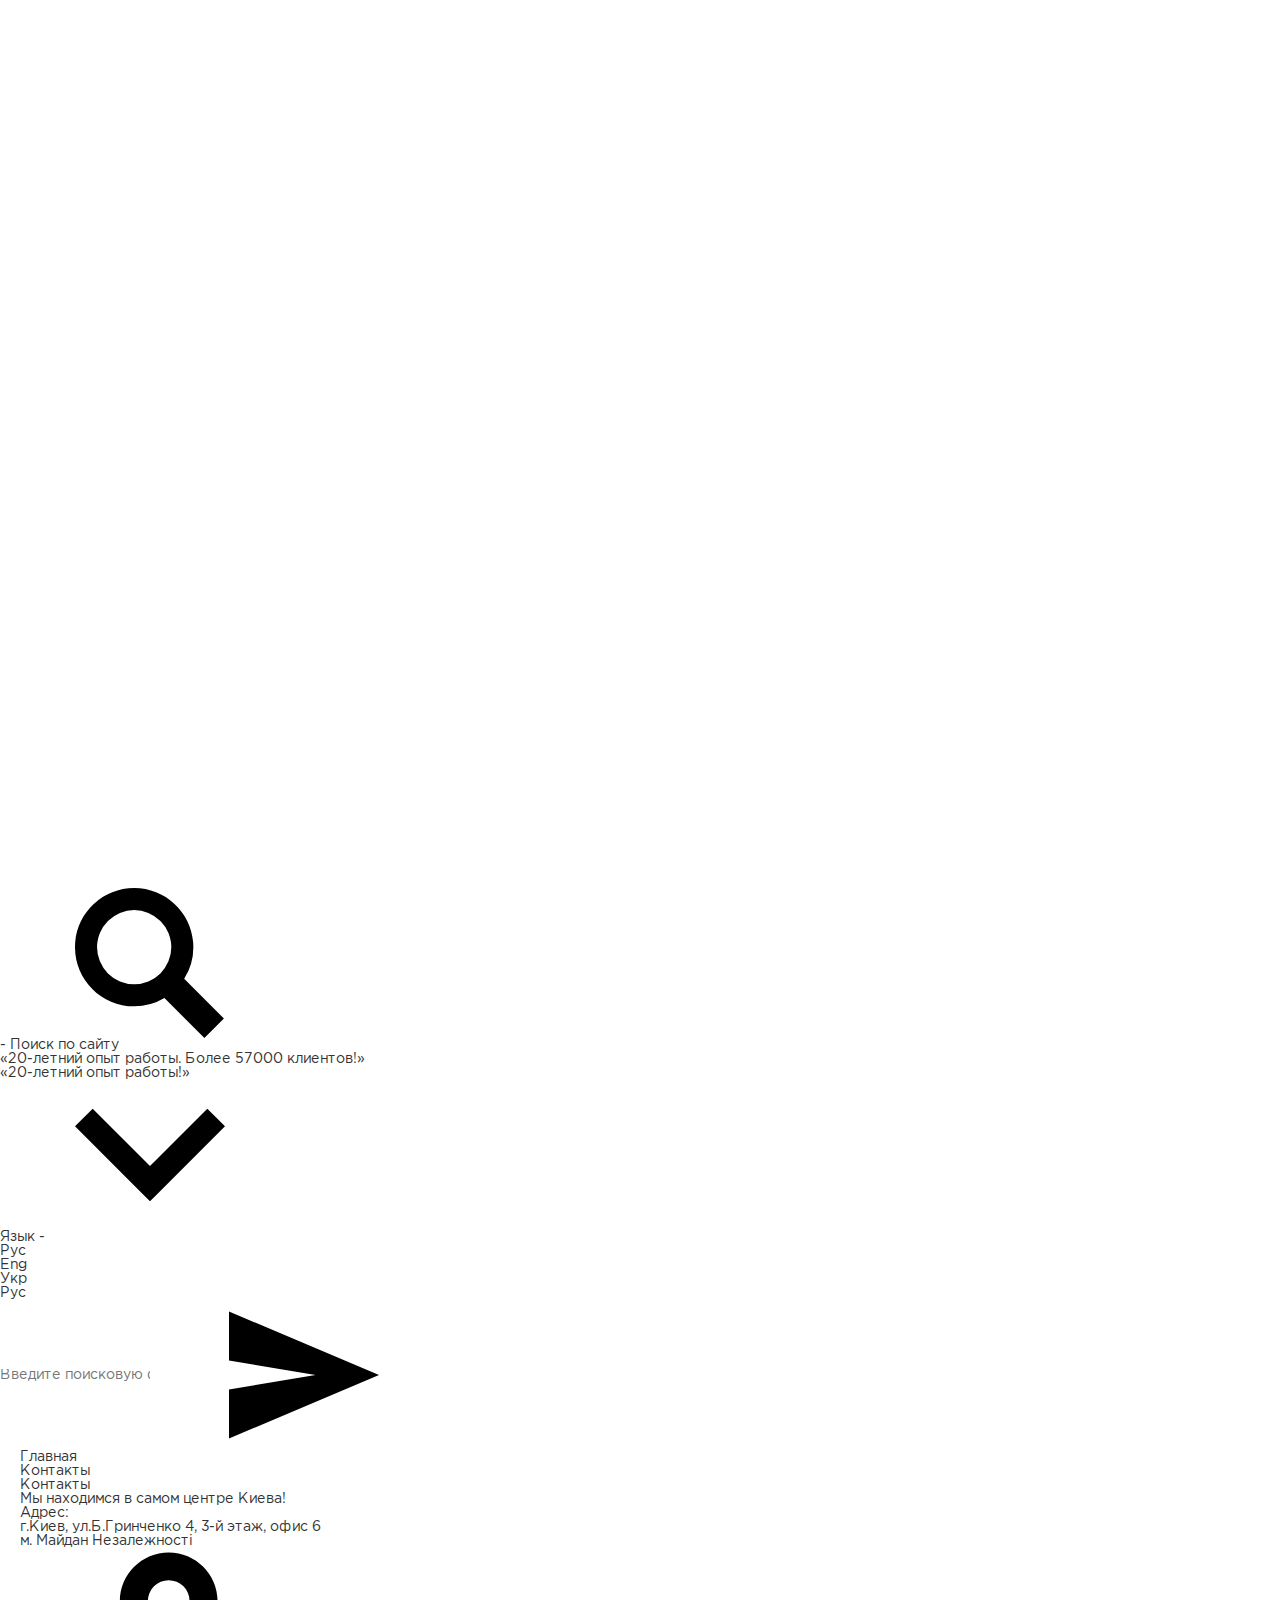
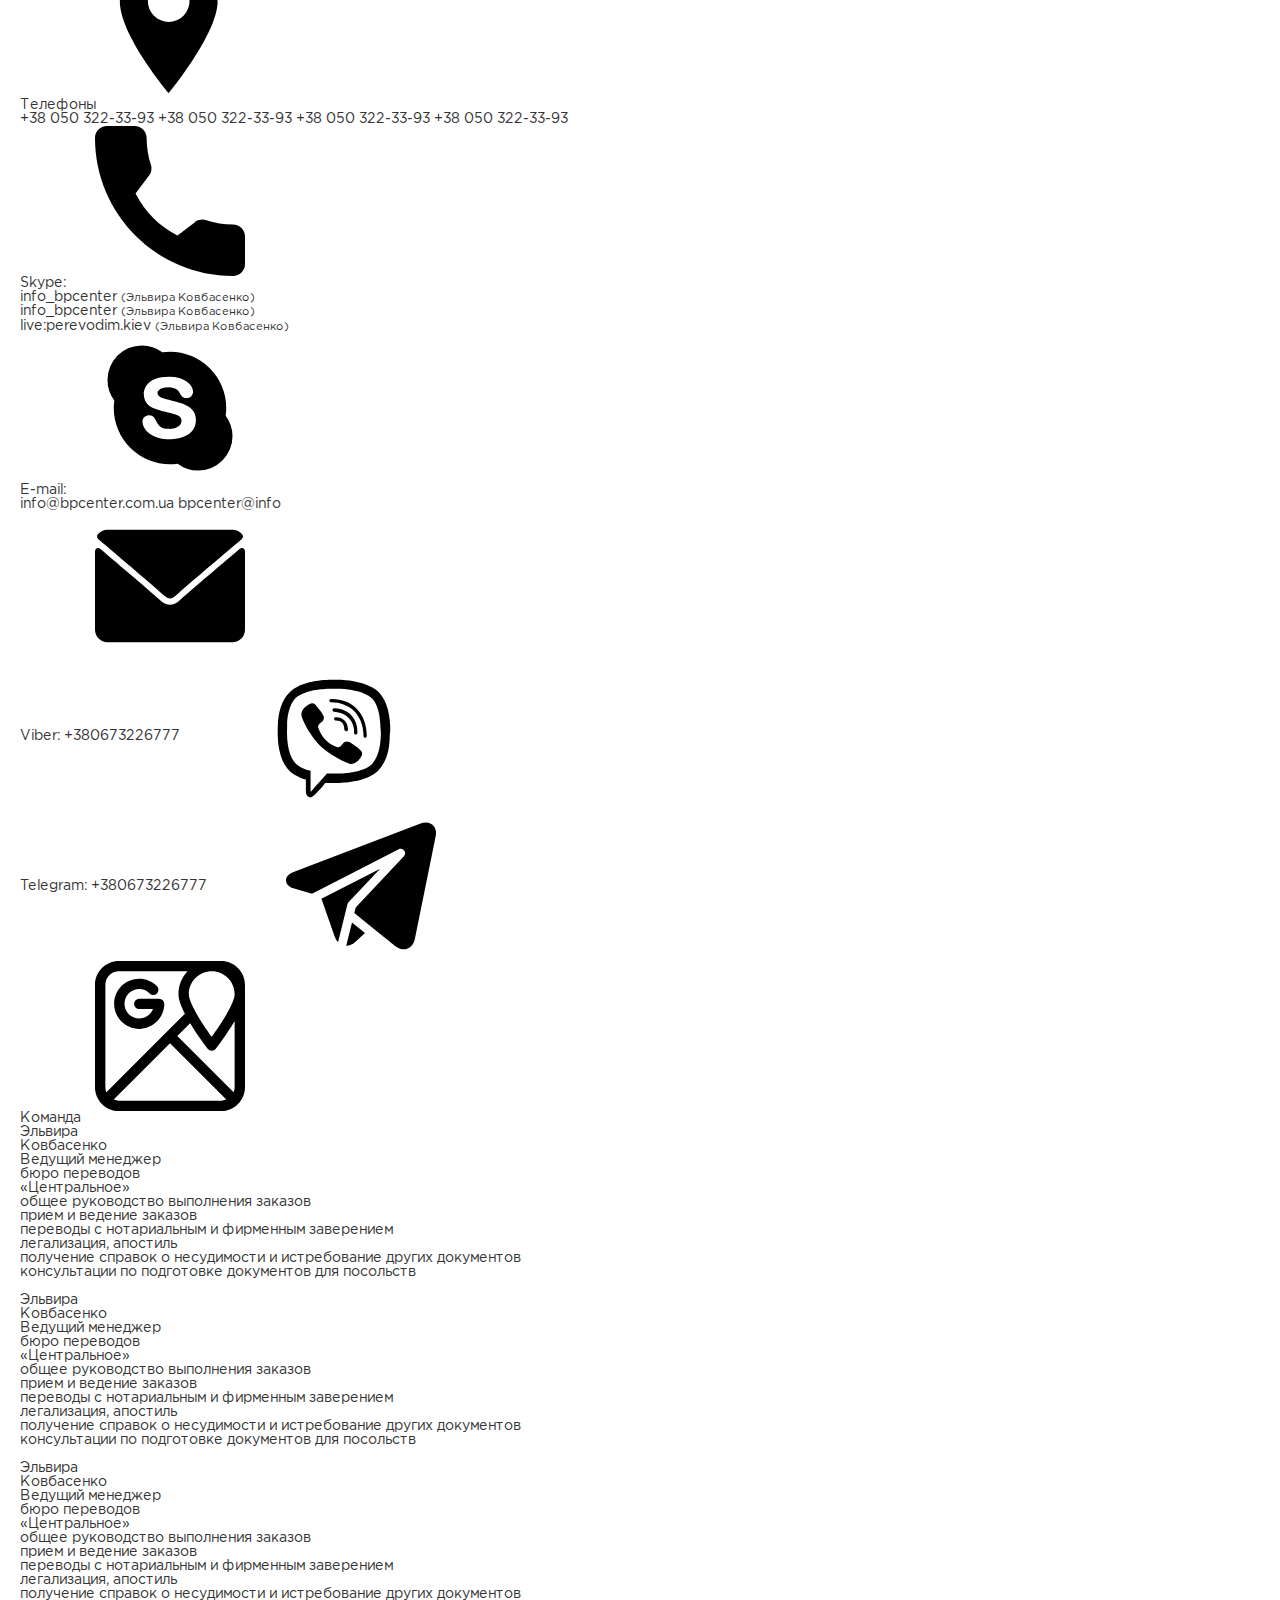
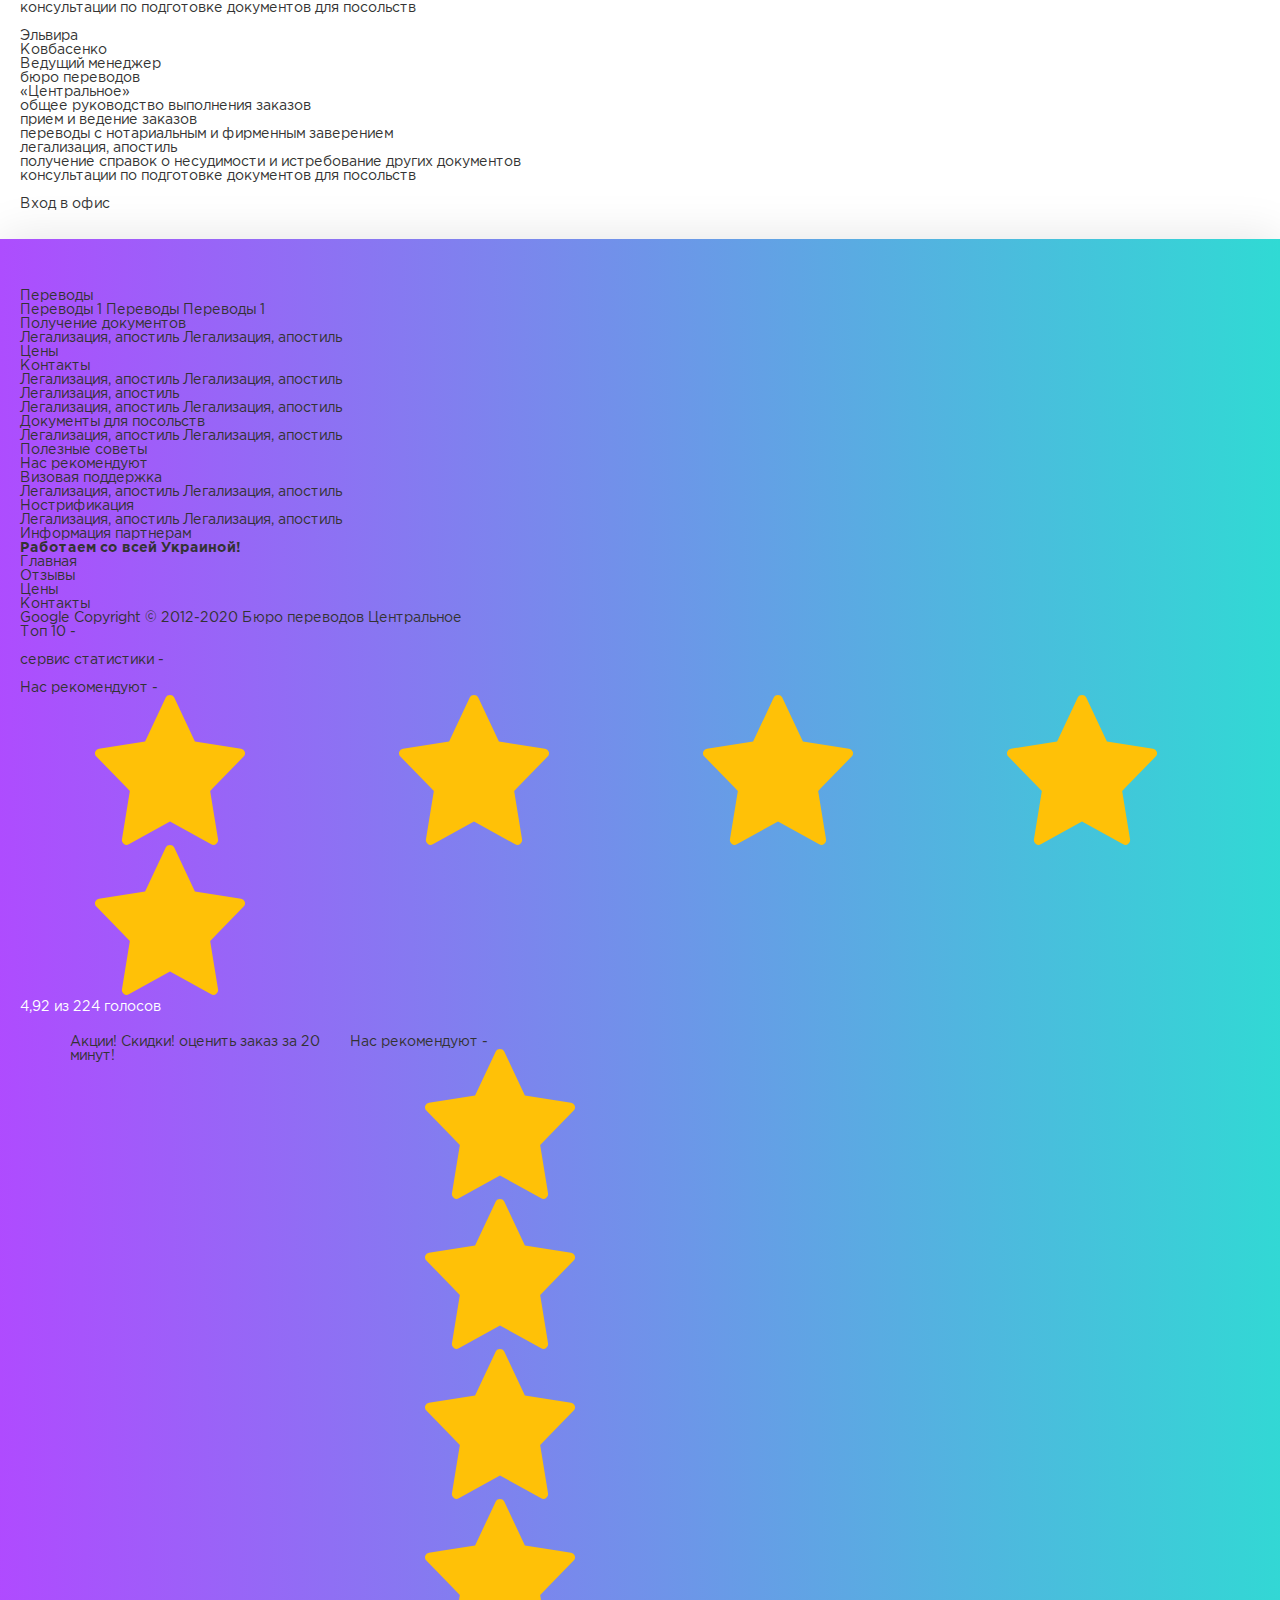
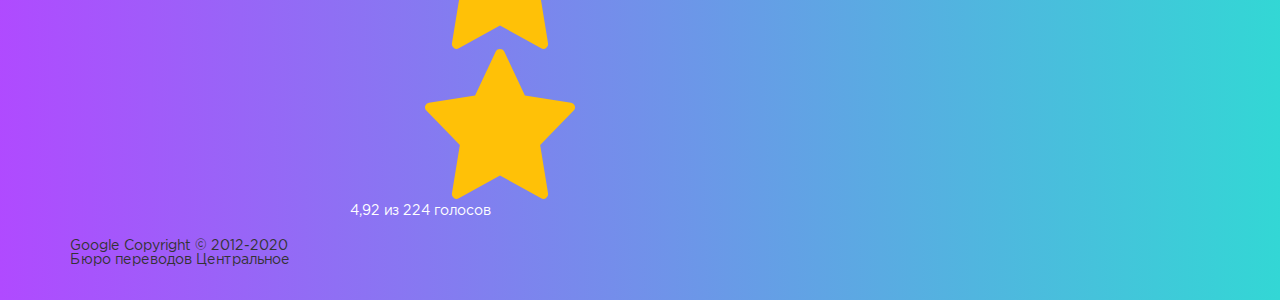
<file: contacts.html>
<!DOCTYPE html>
<html lang="ru">

<head>
    <meta charset="utf-8">
    <meta name="viewport" content="width=device-width, initial-scale=1, shrink-to-fit=no">
    <meta name="description" content="">
    <meta name="author" content="">
    <link rel="icon" href="img/icons/logo.png">

    <title>Бюро переводов "Центральное"</title>

    <!-- Custom styles -->
    <link href="css/styles.min.css" rel="stylesheet">
    <link type="text/css" href="style.css">
</head>

<body>
    <header id="header">
        <div class="header__inner">
            <div class="header__menu">
                <div class="header__menu-wrap">
                    <div class="header__menu-btn">
                        <div class="top-line"></div>
                        <div class="middle-line"></div>
                        <div class="bottom-line"></div>
                    </div>
                    <span class="header__menu-title">- Меню</span>
                </div>
                <nav class="header__menu-bar lazy-background">
                    <div class="menu-bar__head">
                        <div class="header__menu-btn--close">
                            <div class="top-line"></div>
                            <div class="middle-line"></div>
                            <div class="bottom-line"></div>
                        </div>
                        <span class="menu-bar__title">- Меню</span>
                    </div>
                    <div class="menu-bar__links">
                        <a href="#">Акции!<br> Скидки!</a>
                        <a href="#">оценить заказ<br> за 20 минут!</a>
                    </div>
                    <div class="header__menu-divider"></div>
                    <ul>
                        <li class="menu-bar__sub-link">
                            <a href="#">
                                <span>
                                    Переводы
                                </span>
                                <svg class="icon">
                                    <use xlink:href="img/icons/sprite.svg#right-arrow"></use>
                                </svg>
                            </a>
            
                            <ul class="header__menu-sub lazy-background">
                                <li><a href="#">Подменю</a></li>
                                <li><a href="#">Подменю</a></li>
                                <li><a href="#">Подменю</a></li>
                                <li><a href="#">Подменю</a></li>
                                <li><a href="#">Подменю</a></li>
                            </ul>
                        </li>                         
                        <li><a href="#">Легализация,Апостиль</a></li>                       
                        <li><a href="#">Cправки о несудимости</a></li>
                        <li><a href="#">Документы</a></li>
                        <li class="menu-bar__sub-link">
                            <a href="#">
                                <span>
                                    Нострификация
                                </span>
                                <svg class="icon">
                                    <use xlink:href="img/icons/sprite.svg#right-arrow"></use>
                                </svg>
                            </a>
            
                            <ul class="header__menu-sub lazy-background">
                                <li><a href="#">Подменю</a></li>
                                <li><a href="#">Подменю</a></li>
                                <li><a href="#">Подменю</a></li>
                                <li><a href="#">Подменю</a></li>
                                <li><a href="#">Подменю</a></li>
                            </ul>
                        </li>                        
                        <li><a href="#">для посольств</a></li>
                        <li><a href="#">Визовая поддержка</a></li>
                        <li><a href="#">Цены</a></li>
                        <li class="menu-bar__sub-link">
                            <a href="#">
                                <span>
                                    Контакты
                                </span>
                                <svg class="icon">
                                    <use xlink:href="img/icons/sprite.svg#right-arrow"></use>
                                </svg>
                            </a>
            
                            <ul class="header__menu-sub lazy-background">
                                <li><a href="#">Подменю</a></li>
                                <li><a href="#">Подменю</a></li>
                                <li><a href="#">Подменю</a></li>
                                <li><a href="#">Подменю</a></li>
                                <li><a href="#">Подменю</a></li>
                            </ul>
                        </li>  
                    </ul>
                </nav>
            </div>
            <div class="header__wrap">
                <div class="header__top">
                    <a href="#" class="header__top-link">Акции! Скидки!</a>
                    <a href="#" class="header__logo">
                        <img src="img/header-logo.png" alt="">
                    </a>
                    <a href="#" class="header__top-link">оценить заказ за 20 минут!</a>
                </div>
            </div>
            <div class="header__contacts-wrap">
                <div class="header__contacts-inner">
                    <span class="header__contacts-title">Контакты -</span>
                    <div class="header__contacts-btn">
                        <svg class="icon">
                            <use xlink:href="img/icons/sprite.svg#phone"></use>
                        </svg>
                    </div>
                </div>
                <div class="header__contacts-bar">
                    <div class="contacts-bar__head">
                        <span class="contacts-bar__title">Контакты -</span>
                        <div class="header__contacts-btn--close">
                            <svg class="icon">
                                <use xlink:href="img/icons/sprite.svg#btn-close"></use>
                            </svg>
                        </div>
                    </div>
                    <div class="wrap">
                        <svg class="icon">
                            <use xlink:href="img/icons/sprite.svg#phone-call"></use>
                        </svg>
                        <div><a href="tel:+380443531530">+38 050 322-33-93</a></div>
                        <div><a href="tel:+380443531530">+38 050 322-33-93</a></div>
                        <div><a href="tel:+380443531530">+38 050 322-33-93</a></div>
                        <div><a href="tel:+380443531530">+38 050 322-33-93</a></div>
                    </div>
                    <div class="wrap">
                        <svg class="icon">
                            <use xlink:href="img/icons/sprite.svg#mail"></use>
                        </svg>
                        <div><a href="mailto:info@bpcenter.com.ua"
                                class="header__contacts-mail">info@bpcenter.com.ua</a></div>
                        <div><a href="mailto:perevodim.kiev@gmail.com"
                                class="header__contacts-mail">perevodim.kiev@gmail.com</a></div>
                    </div>
                    <div class="wrap">
                        <svg class="icon">
                            <use xlink:href="img/icons/sprite.svg#skype"></use>
                        </svg>
                        <p>info_bpcenter</p>
                        <p>info2_bpcenter</p>
                        <p>live: perevodim.kiev</p>
                    </div>
                    <div class="wrap">
                        <svg class="icon">
                            <use xlink:href="img/icons/sprite.svg#viber"></use>
                        </svg>
                        <a href="tel:+380673226777">+38 067 322-67-77</a>
                    </div>
                    <div class="wrap">
                        <svg class="icon">
                            <use xlink:href="img/icons/sprite.svg#tellegram"></use>
                        </svg>
                        <a href="tel:+380673226777">+38 067 322-67-77</a>
                    </div>
                    <div class="wrap">
                        <svg class="icon">
                            <use xlink:href="img/icons/sprite.svg#gps"></use>
                        </svg>
                        <small>Адрес:</small>
                        <p>г.Киев, ул. Бориса Гринченко
                            дом 4, офис 6, 3-й этаж
                            метро Майдан Незалежностi</p>
                    </div>
                    <div class="contacts-bar__social">
                        <a href="#">
                            <span>
                                <svg class="icon">
                                    <use xlink:href="img/icons/sprite.svg#social-frame"></use>
                                </svg>
                            </span>
                            <i><svg class="icon">
                                    <use xlink:href="img/icons/sprite.svg#facebook"></use>
                                </svg></i>
                        </a>
                        <a href="#">
                            <span>
                                <svg class="icon">
                                    <use xlink:href="img/icons/sprite.svg#social-frame"></use>
                                </svg>
                            </span>
                            <i><svg class="icon">
                                    <use xlink:href="img/icons/sprite.svg#twitter"></use>
                                </svg></i>
                        </a>
                        <a href="#">
                            <span>
                                <svg class="icon">
                                    <use xlink:href="img/icons/sprite.svg#social-frame"></use>
                                </svg>
                            </span>
                            <i><svg class="icon">
                                    <use xlink:href="img/icons/sprite.svg#google-icon"></use>
                                </svg></i>
                        </a>
                        <a href="#">
                            <span><svg class="icon">
                                    <use xlink:href="img/icons/sprite.svg#social-frame"></use>
                                </svg></span>
                            <p>D</p>
                        </a>
                    </div>
                </div>
            </div>
        </div>
        <div class="header__line">
            <div class="header__line-search">
                <div class="line-search__btn">
                    <svg class="icon">
                        <use xlink:href="img/icons/sprite.svg#search"></use>
                    </svg>
                </div>
                <span>- Поиск по сайту</span>
            </div>
            <div class="header__line-title">
                <div class="line-title--desc">«<span>20</span>-летний опыт работы. Более <span>57000</span> клиентов!»</div>
                <div class="line-title--mob">«<span>20</span>-летний опыт работы!»</div>
            </div>
            <div class="header__line-lang">
                <div class="line-lang__btn">
                    <i>
                        <svg class="icon">
                        <use xlink:href="img/icons/sprite.svg#down-arrow"></use>
                        </svg>
                    </i>
                    <p>
                        Язык -
                    </p>                    
                    <span class="line-lang__title">Рус</span>
                    <ul>
                        <li><a href="#">Eng</a></li>
                        <li><a href="#">Укр</a></li>
                        <li class="active"><a href="#">Рус</a></li>
                    </ul>
                </div>
            </div>
            <div class="header__search-form">
                <form>
                    <input type="text" name="input" class="header__search-input" placeholder="Введите поисковую фразу">
                    <button type="submit">
                        <svg class="icon">
                            <use xlink:href="img/icons/sprite.svg#send-icon"></use>
                        </svg>
                    </button>
                </form>
            </div>
        </div>
        <div class="substrate">

        </div>
    </header>

    <main class="main">
        <div class="container">
            <div class="breadcrumbs">
                <ul>
                    <li><a href="#">Главная</a></li>
                    <li class="current"><a href="#">Контакты</a></li>
                </ul>
            </div>
            <section class="contacts">
                <div class="title">Контакты</div>
                <div class="wrapper">
                    <div class="contacts__card">
                        <div class="card-quote">Мы находимся в самом центре Киева!</div>
                        <div class="contacts__card-wrap">
                            <span>Адрес:</span>
                            <p>г.Киев, ул.Б.Гринченко 4, 3-й этаж, офис 6 <br>м. Майдан Незалежностi</p>
                            <svg class="icon">
                                <use xlink:href="img/icons/sprite.svg#gps"></use>
                            </svg>
                        </div>
                        <div class="contacts__card-wrap">
                            <span>Телефоны</span>
                            <div class="inner">
                                <a href="tel:+380443531530">+38 050 322-33-93</a>
                                <a href="tel:+380443531530">+38 050 322-33-93</a>
                                <a href="tel:+380443531530">+38 050 322-33-93</a>
                                <a href="tel:+380443531530">+38 050 322-33-93</a>
                            </div>
                            <svg class="icon">
                                <use xlink:href="img/icons/sprite.svg#phone-call"></use>
                            </svg>
                        </div>
                        <div class="contacts__card-wrap">
                            <span>Skype:</span>
                            <p class="mb">info_bpcenter <small>(Эльвира Ковбасенко)</small></p>
                            <p class="mb">info_bpcenter <small>(Эльвира Ковбасенко)</small></p>
                            <p>live:perevodim.kiev <small>(Эльвира Ковбасенко)</small></p>
                            <svg class="icon">
                                <use xlink:href="img/icons/sprite.svg#skype"></use>
                            </svg>
                        </div>
                        <div class="contacts__card-wrap">
                            <span>E-mail:</span>
                            <div class="inner-mail">
                                <a href="mailto:info@bpcenter.com.ua">info@bpcenter.com.ua</a>
                                <a href="mailto:info@bpcenter.com.ua">bpcenter@info</a>
                            </div>
                            <svg class="icon">
                                <use xlink:href="img/icons/sprite.svg#mail"></use>
                            </svg>
                        </div>
                        <div class="contacts__card-mess">
                            <div>
                                <span>Viber:</span>
                                <a href="tel:+380673226777" class="hide-mob">+380673226777</a>
                                <svg class="icon">
                                    <use xlink:href="img/icons/sprite.svg#viber"></use>
                                </svg>
                            </div>
                            <div>
                                <span>Telegram:</span>
                                <a href="tel:+380673226777">+380673226777</a>
                                <svg class="icon">
                                    <use xlink:href="img/icons/sprite.svg#telegram"></use>
                                </svg>
                            </div>
                        </div>
                    </div>
                    <div class="contacts__icon lazy-background">
                        <svg class="icon">
                            <use xlink:href="img/icons/sprite.svg#google-maps"></use>
                        </svg>
                    </div>
                    <div class="contacts__map" data-bg="img/contacts-map.jpg">
                        
                    </div>
                </div>
            </section>
            <section class="team">
                <div class="title">Команда</div>
                <div class="wrapper">
                    <div class="team__card">
                        <div>
                            <div class="team__card-title">
                                Эльвира<br> Ковбасенко
                            </div>
                            <p>Ведущий менеджер<br> бюро переводов <br>
                                «Центральное»</p>
                            <ul>
                                <li>общее руководство выполнения заказов</li>
                                <li>прием и ведение заказов</li>
                                <li>переводы с нотариальным и фирменным заверением</li>
                                <li>легализация, апостиль</li>
                                <li>получение справок о несудимости и 
                                    истребование других документов</li>
                                <li>консультации по подготовке документов для посольств</li>
                            </ul>
                        </div>
                        <div class="team__card-pic">
                            <img class="lazy"
                                src="[data-uri]"
                                data-src="img/@1x/team-pic.jpg"
                                data-srcset="img/@1x/team-pic.jpg 1x, img/@2x/team-pic.jpg 2x" alt="">
                        </div>
                    </div>
                    <div class="team__card">
                        <div>
                            <div class="team__card-title">
                                Эльвира<br> Ковбасенко
                            </div>
                            <p>Ведущий менеджер<br> бюро переводов <br>
                                «Центральное»</p>
                            <ul>
                                <li>общее руководство выполнения заказов</li>
                                <li>прием и ведение заказов</li>
                                <li>переводы с нотариальным и фирменным заверением</li>
                                <li>легализация, апостиль</li>
                                <li>получение справок о несудимости и 
                                    истребование других документов</li>
                                <li>консультации по подготовке документов для посольств</li>
                            </ul>
                        </div>
                        <div class="team__card-pic">
                            <img class="lazy"
                                src="[data-uri]"
                                data-src="img/@1x/team-pic.jpg"
                                data-srcset="img/@1x/team-pic.jpg 1x, img/@2x/team-pic.jpg 2x" alt="">
                        </div>
                    </div>
                    <div class="team__card team__card--hidden">
                        <div>
                            <div class="team__card-title">
                                Эльвира<br> Ковбасенко
                            </div>
                            <p>Ведущий менеджер<br> бюро переводов <br>
                                «Центральное»</p>
                            <ul>
                                <li>общее руководство выполнения заказов</li>
                                <li>прием и ведение заказов</li>
                                <li>переводы с нотариальным и фирменным заверением</li>
                                <li>легализация, апостиль</li>
                                <li>получение справок о несудимости и 
                                    истребование других документов</li>
                                <li>консультации по подготовке документов для посольств</li>
                            </ul>
                        </div>
                        <div class="team__card-pic">
                            <img class="lazy"
                                src="[data-uri]"
                                data-src="img/@1x/team-pic.jpg"
                                data-srcset="img/@1x/team-pic.jpg 1x, img/@2x/team-pic.jpg 2x" alt="">
                        </div>
                    </div>
                    <div class="team__card team__card--hidden">
                        <div>
                            <div class="team__card-title">
                                Эльвира<br> Ковбасенко
                            </div>
                            <p>Ведущий менеджер<br> бюро переводов <br>
                                «Центральное»</p>
                            <ul>
                                <li>общее руководство выполнения заказов</li>
                                <li>прием и ведение заказов</li>
                                <li>переводы с нотариальным и фирменным заверением</li>
                                <li>легализация, апостиль</li>
                                <li>получение справок о несудимости и 
                                    истребование других документов</li>
                                <li>консультации по подготовке документов для посольств</li>
                            </ul>
                        </div>
                        <div class="team__card-pic">
                            <img class="lazy"
                                src="[data-uri]"
                                data-src="img/@1x/team-pic.jpg"
                                data-srcset="img/@1x/team-pic.jpg 1x, img/@2x/team-pic.jpg 2x" alt="">
                        </div>
                    </div>
                </div>
            </section>
            <section class="office">
                <div class="title">Вход в офис</div>
                <div class="wrapper">
                    <div class="office__card">
                        <img class="lazy"
                            src="[data-uri]"
                            data-src="img/@1x/office-location.jpg"
                            data-srcset="img/@1x/office-location.jpg 1x, img/@2x/office-location.jpg 2x" alt="">
                    </div>
                    <div class="office__card office__card--hidden">
                        <img class="lazy"
                            src="[data-uri]"
                            data-src="img/@1x/office-location.jpg"
                            data-srcset="img/@1x/office-location.jpg 1x, img/@2x/office-location.jpg 2x" alt="">
                    </div>
                </div>
            </section>            
        </div>
    </main>

    <footer class="footer">
        <div class="container">
            <div class="footer__line" data-bg="img/footer-line-1.png"></div>
            <div class="footer__nav">
                <div class="footer__col">
                    <div class="footer__item">
                        <div class="footer__item-btn--js footer__item-title">
                            <span>Переводы</span>
                        </div>
                        <div class="footer__item-list">
                            <a href="#">Переводы 1</a>
                            <a href="#">Переводы Переводы 1</a>
                        </div>
                    </div>
    
                    <div class="footer__item">
                        <div class="footer__item-btn--js footer__item-title"><span>Получение документов</span></div>
                        <div class="footer__item-list">
                            <a href="#">Легализация, апостиль</a>
                            <a href="#">Легализация, апостиль</a>
                        </div>
                    </div>
    
                    <div class="footer__item">
                        <div class="footer__item-title"><a href="#">Цены</a></div>
                    </div>
                </div>
                <div class="footer__col">
                    <div class="footer__item">
                        <div class="footer__item-btn--js footer__item-title"><span>Контакты</span></div>
                        <div class="footer__item-list">
                            <a href="#">Легализация, апостиль</a>
                            <a href="#">Легализация, апостиль</a>
                        </div>
                    </div>
    
                    <div class="footer__item">
                        <div class="footer__item-btn--js footer__item-title"><span>Легализация, апостиль</span></div>
                        <div class="footer__item-list">
                            <a href="#">Легализация, апостиль</a>
                            <a href="#">Легализация, апостиль</a>
                        </div>
                    </div>
    
                    <div class="footer__item">
                        <div class="footer__item-btn--js footer__item-title"><span>Документы для посольств</span></div>
                        <div class="footer__item-list">
                            <a href="#">Легализация, апостиль</a>
                            <a href="#">Легализация, апостиль</a>
                        </div>
                    </div>
                </div>
                <div class="footer__col">
                    <div class="footer__item">
                        <div class="footer__item-title"><a href="#">Полезные советы</a></div>
                    </div>
    
                    <div class="footer__item">
                        <div class="footer__item-title"><a href="#">Нас рекомендуют</a></div>
                    </div>
    
                    <div class="footer__item">
                        <div class="footer__item-btn--js footer__item-title"><span>Визовая поддержка</span></div>
                        <div class="footer__item-list">
                            <a href="#">Легализация, апостиль</a>
                            <a href="#">Легализация, апостиль</a>
                        </div>
                    </div>
                </div>
                <div class="footer__col">
                    <div class="footer__item">
                        <div class="footer__item-btn--js footer__item-title"><span>Нострификация</span></div>
                        <div class="footer__item-list">
                            <a href="#">Легализация, апостиль</a>
                            <a href="#">Легализация, апостиль</a>
                        </div>
                    </div>
    
                    <div class="footer__item">
                        <div class="footer__item-title"><a href="#">Информация партнерам</a></div>
                    </div>
    
                    <div class="footer__item">
                        <div class="footer__item-title"><a href="#"><strong>Работаем со всей Украиной!</strong></a>
                        </div>
                    </div>
                </div>
            </div>
            <ul class="footer__nav--mob">
                <li><a href="#">Главная</a></li>
                <li><a href="#">Отзывы</a></li>
                <li><a href="#">Цены</a></li>
                <li><a href="#">Контакты</a></li>
            </ul>
            <div class="footer__line footer__line--desc" data-bg="img/footer-line-2.png"></div>
            <div class="footer__info">
                <div class="footer__copy">Google Copyright © 2012-2020 Бюро переводов Центральное</div>
                <div class="footer__info-wrap">
                    <div class="footer__info-item">
                        <span>Топ 10 -</span>
                        <div class="item-logo">
                            <img class="lazy"
                                src="[data-uri]"
                                data-src="img/@1x/logo-bigmirnet.png"
                                data-srcset="img/@1x/logo-bigmirnet.png 1x, img/@2x/logo-bigmirnet.png 2x" alt="">
                        </div>
                    </div>
                    <div class="footer__info-item">
                        <span>сервис статистики -</span>
                        <div class="item-logo">
                            <img class="lazy"
                                src="[data-uri]"
                                data-src="img/@1x/li-logo.png"
                                data-srcset="img/@1x/li-logo.png 1x, img/@2x/li-logo.png 2x" alt="">
                        </div>
                    </div>
                    <div class="footer__info-item">
                        <span>Нас рекомендуют -</span>
                        <div class="item-stars">
                            <i>
                                <svg class="icon">
                                    <use xlink:href="img/icons/sprite.svg#star-icon"></use>
                                </svg>
                            </i>
                            <i>
                                <svg class="icon">
                                    <use xlink:href="img/icons/sprite.svg#star-icon"></use>
                                </svg>
                            </i>
                            <i>
                                <svg class="icon">
                                    <use xlink:href="img/icons/sprite.svg#star-icon"></use>
                                </svg>
                            </i>
                            <i>
                                <svg class="icon">
                                    <use xlink:href="img/icons/sprite.svg#star-icon"></use>
                                </svg>
                            </i>
                            <i>
                                <svg class="icon">
                                    <use xlink:href="img/icons/sprite.svg#star-icon"></use>
                                </svg>
                            </i>
                        </div>
                        <p>4,92 из 224 голосов</p>
                    </div>
                </div>
            </div>
            <div class="footer__inner--mob footer__inner">
                <div class="footer-btns">
                    <a href="#">Акции! Скидки!</a>
                    <a href="#">оценить заказ
                        за 20 минут!</a>
                </div>
                <div class="footer__info-item">
                    <span>Нас рекомендуют -</span>
                    <div class="item-stars">
                        <i>
                            <svg class="icon">
                                <use xlink:href="img/icons/sprite.svg#star-icon"></use>
                            </svg>
                        </i>
                        <i>
                            <svg class="icon">
                                <use xlink:href="img/icons/sprite.svg#star-icon"></use>
                            </svg>
                        </i>
                        <i>
                            <svg class="icon">
                                <use xlink:href="img/icons/sprite.svg#star-icon"></use>
                            </svg>
                        </i>
                        <i>
                            <svg class="icon">
                                <use xlink:href="img/icons/sprite.svg#star-icon"></use>
                            </svg>
                        </i>
                        <i>
                            <svg class="icon">
                                <use xlink:href="img/icons/sprite.svg#star-icon"></use>
                            </svg>
                        </i>
                    </div>
                    <p>4,92 из 224 голосов</p>
                </div>
                <div class="footer__logos--mob">
                    <div class="item-logo">
                        <img class="lazy"
                            src="[data-uri]"
                            data-src="img/@1x/logo-bigmirnet.png"
                            data-srcset="img/@1x/logo-bigmirnet.png 1x, img/@2x/logo-bigmirnet.png 2x" alt="">
                    </div>
                    <div class="item-logo">
                        <img class="lazy"
                            src="[data-uri]"
                            data-src="img/@1x/li-logo.png" data-srcset="img/@1x/li-logo.png 1x, img/@2x/li-logo.png 2x"
                            alt="">
                    </div>
                </div>
                <div class="footer__line" data-bg="img/footer-line-2.png"></div>
                <div class="footer__copy">Google Copyright © 2012-2020 Бюро переводов Центральное</div>
            </div>
        </div>
    </footer>
    <script src="https://code.jquery.com/jquery-3.2.1.min.js"></script>

    <script src="js/scripts.min.js"></script>
    <script src="js/audio.min.js"></script>
    <script src="js/myscripts.js"></script>
</body>

</html>
</file>
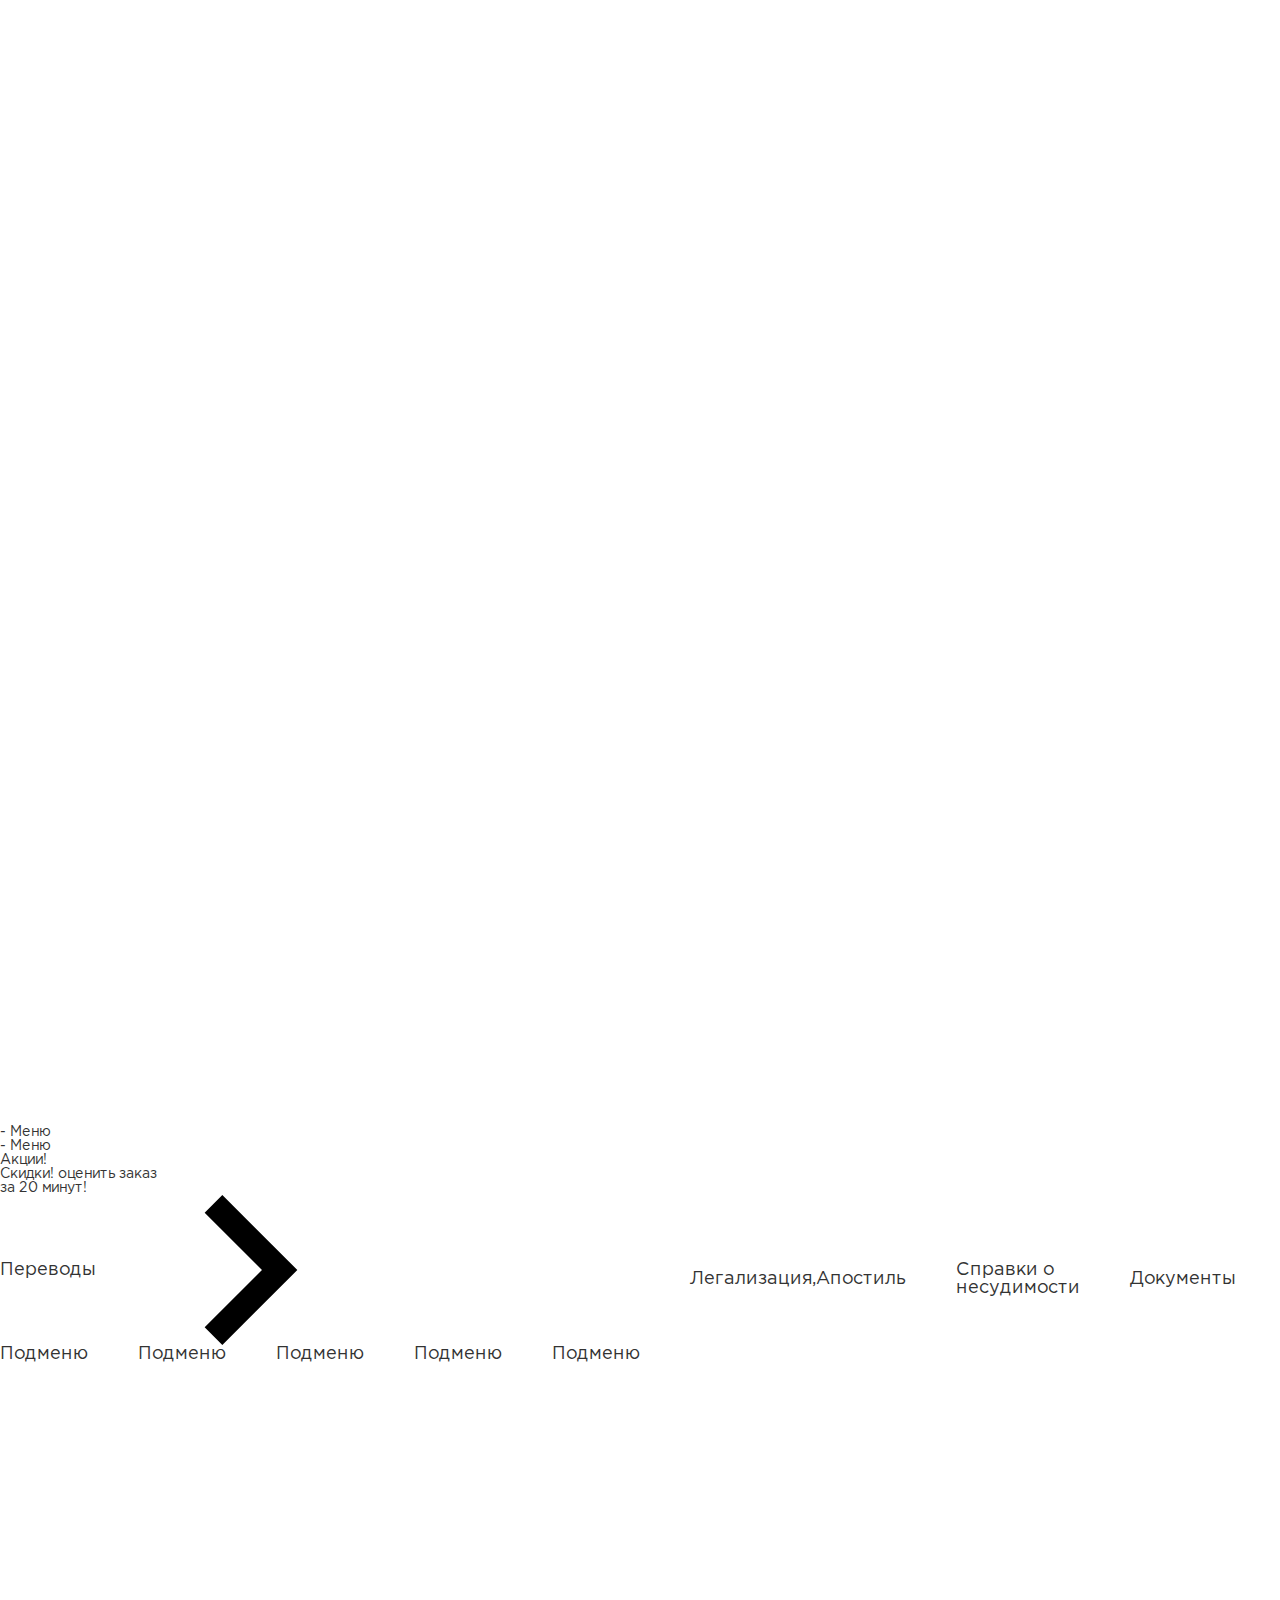
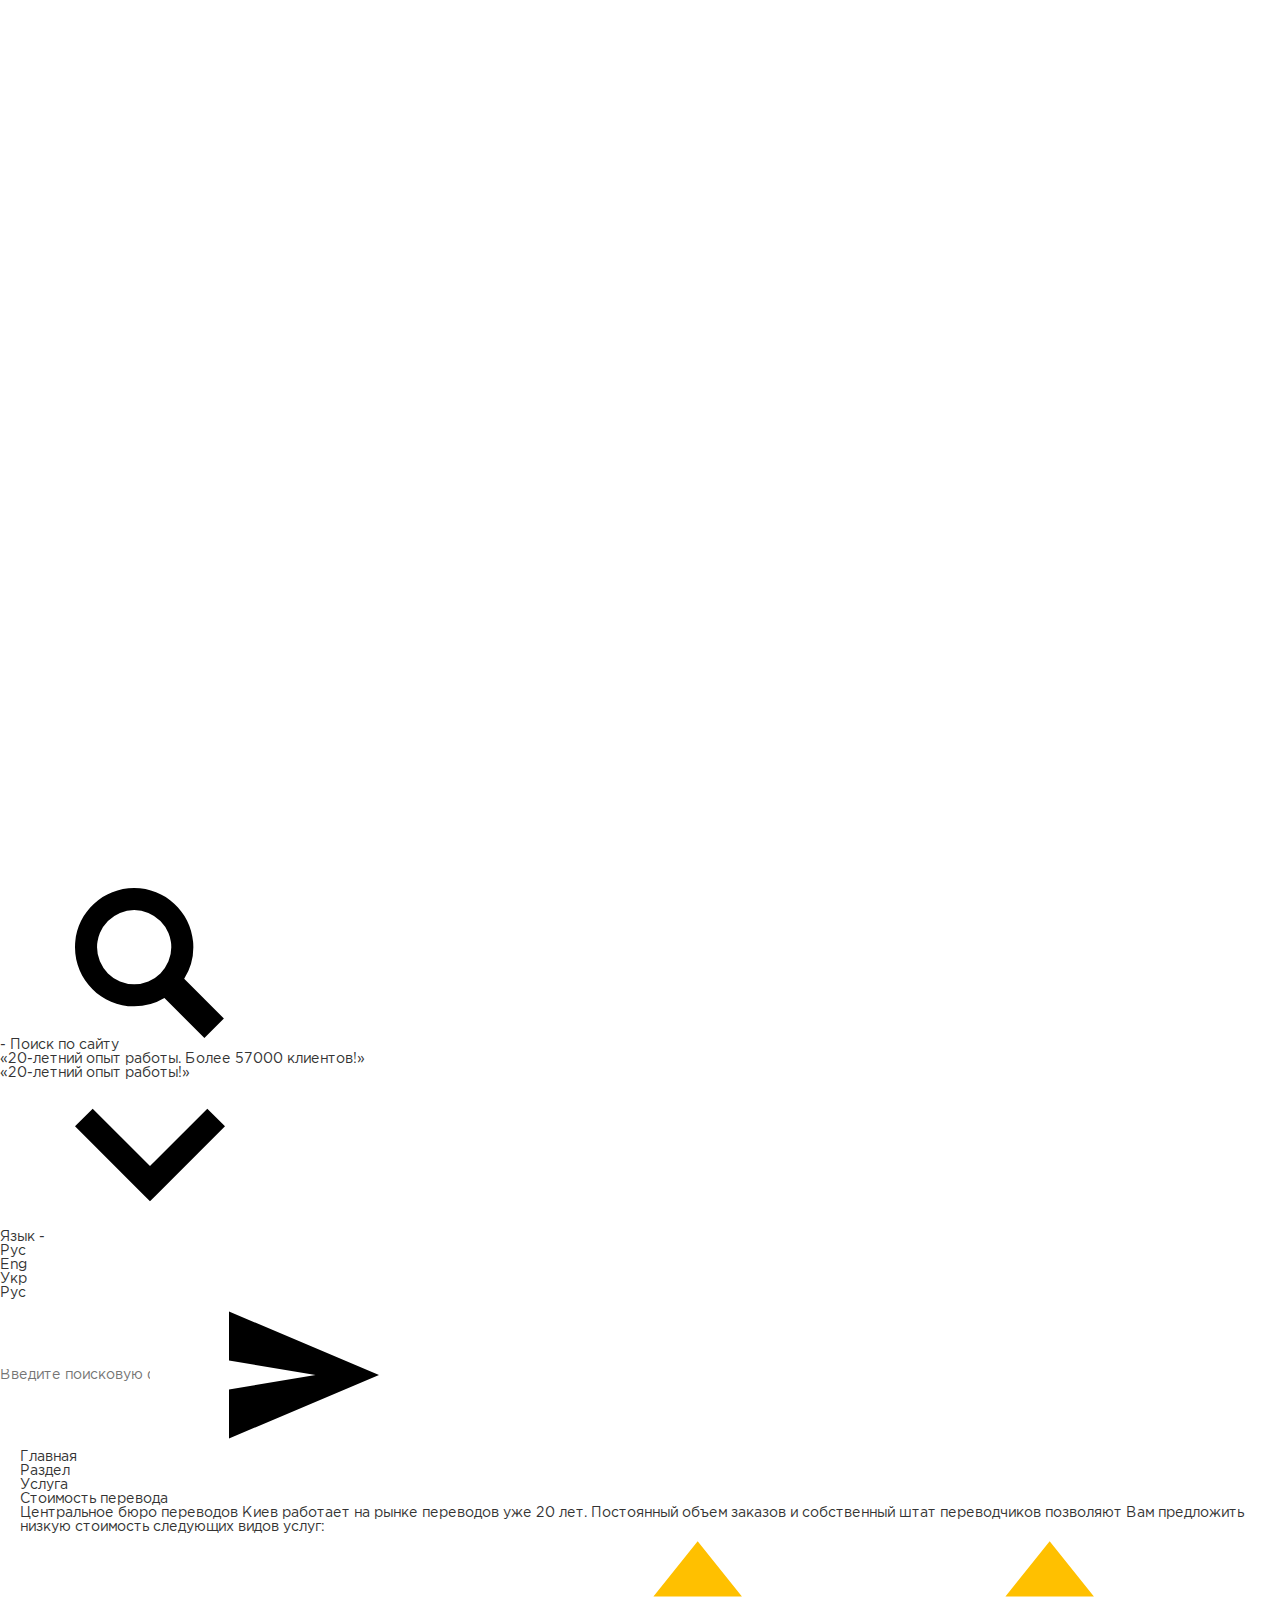
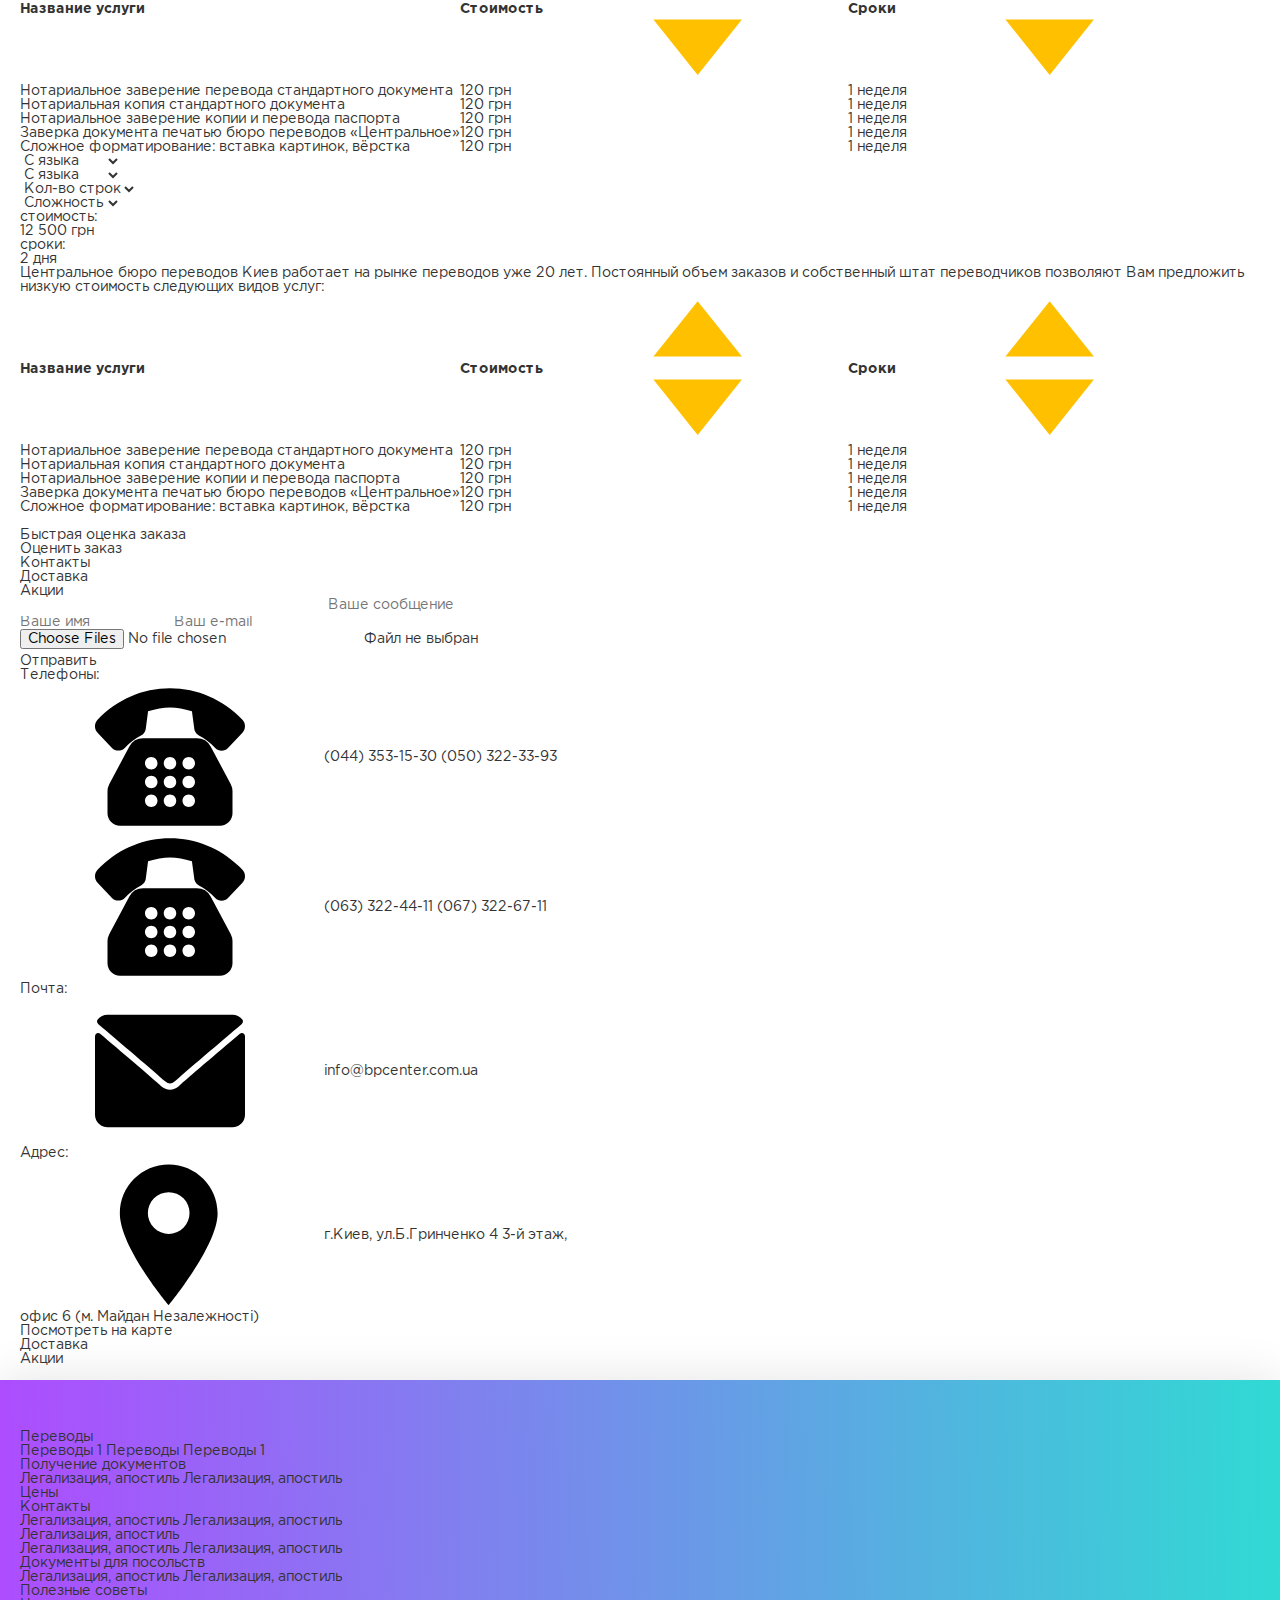
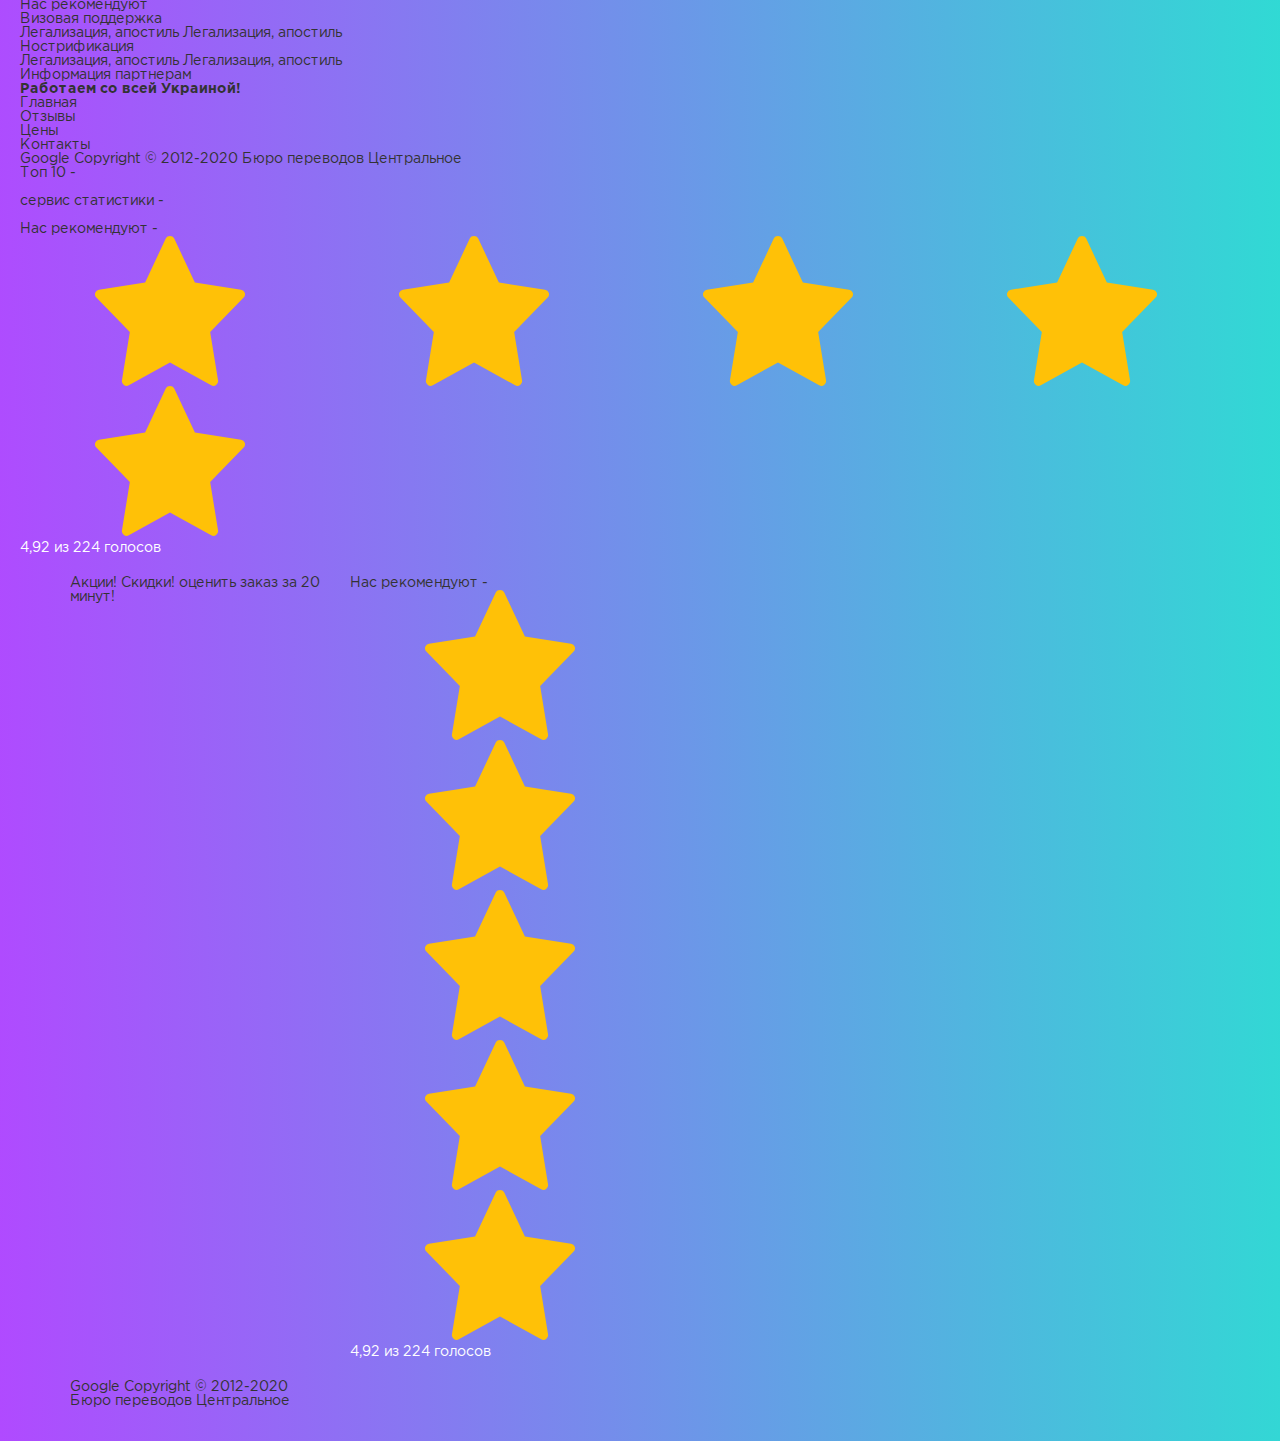
<file: price.html>
<!DOCTYPE html>
<html lang="ru">

<head>
    <meta charset="utf-8">
    <meta name="viewport" content="width=device-width, initial-scale=1, shrink-to-fit=no">
    <meta name="description" content="">
    <meta name="author" content="">
    <link rel="icon" href="img/icons/logo.png">

    <title>Бюро переводов "Центральное"</title>

    <!-- Custom styles -->
    <link href="css/styles.min.css" rel="stylesheet">
    <link type="text/css" href="style.css">
</head>

<body>
    <header id="header">
        <div class="header__inner">
            <div class="header__menu">
                <div class="header__menu-wrap">
                    <div class="header__menu-btn">
                        <div class="top-line"></div>
                        <div class="middle-line"></div>
                        <div class="bottom-line"></div>
                    </div>
                    <span class="header__menu-title">- Меню</span>
                </div>
                <nav class="header__menu-bar lazy-background">
                    <div class="menu-bar__head">
                        <div class="header__menu-btn--close">
                            <div class="top-line"></div>
                            <div class="middle-line"></div>
                            <div class="bottom-line"></div>
                        </div>
                        <span class="menu-bar__title">- Меню</span>
                    </div>
                    <div class="menu-bar__links">
                        <a href="#">Акции!<br> Скидки!</a>
                        <a href="#">оценить заказ<br> за 20 минут!</a>
                    </div>
                    <div class="header__menu-divider"></div>
                    <ul>
                        <li class="menu-bar__sub-link">
                            <a href="#">
                                <span>
                                    Переводы
                                </span>
                                <svg class="icon">
                                    <use xlink:href="img/icons/sprite.svg#right-arrow"></use>
                                </svg>
                            </a>
            
                            <ul class="header__menu-sub lazy-background">
                                <li><a href="#">Подменю</a></li>
                                <li><a href="#">Подменю</a></li>
                                <li><a href="#">Подменю</a></li>
                                <li><a href="#">Подменю</a></li>
                                <li><a href="#">Подменю</a></li>
                            </ul>
                        </li>                         
                        <li><a href="#">Легализация,Апостиль</a></li>                       
                        <li><a href="#">Cправки о несудимости</a></li>
                        <li><a href="#">Документы</a></li>
                        <li class="menu-bar__sub-link">
                            <a href="#">
                                <span>
                                    Нострификация
                                </span>
                                <svg class="icon">
                                    <use xlink:href="img/icons/sprite.svg#right-arrow"></use>
                                </svg>
                            </a>
            
                            <ul class="header__menu-sub lazy-background">
                                <li><a href="#">Подменю</a></li>
                                <li><a href="#">Подменю</a></li>
                                <li><a href="#">Подменю</a></li>
                                <li><a href="#">Подменю</a></li>
                                <li><a href="#">Подменю</a></li>
                            </ul>
                        </li>                        
                        <li><a href="#">для посольств</a></li>
                        <li><a href="#">Визовая поддержка</a></li>
                        <li><a href="#">Цены</a></li>
                        <li class="menu-bar__sub-link">
                            <a href="#">
                                <span>
                                    Контакты
                                </span>
                                <svg class="icon">
                                    <use xlink:href="img/icons/sprite.svg#right-arrow"></use>
                                </svg>
                            </a>
            
                            <ul class="header__menu-sub lazy-background">
                                <li><a href="#">Подменю</a></li>
                                <li><a href="#">Подменю</a></li>
                                <li><a href="#">Подменю</a></li>
                                <li><a href="#">Подменю</a></li>
                                <li><a href="#">Подменю</a></li>
                            </ul>
                        </li>  
                    </ul>
                </nav>
            </div>
            <div class="header__wrap">
                <div class="header__top">
                    <a href="#" class="header__top-link">Акции! Скидки!</a>
                    <a href="#" class="header__logo">
                        <img src="img/header-logo.png" alt="">
                    </a>
                    <a href="#" class="header__top-link">оценить заказ за 20 минут!</a>
                </div>
            </div>
            <div class="header__contacts-wrap">
                <div class="header__contacts-inner">
                    <span class="header__contacts-title">Контакты -</span>
                    <div class="header__contacts-btn">
                        <svg class="icon">
                            <use xlink:href="img/icons/sprite.svg#phone"></use>
                        </svg>
                    </div>
                </div>
                <div class="header__contacts-bar">
                    <div class="contacts-bar__head">
                        <span class="contacts-bar__title">Контакты -</span>
                        <div class="header__contacts-btn--close">
                            <svg class="icon">
                                <use xlink:href="img/icons/sprite.svg#btn-close"></use>
                            </svg>
                        </div>
                    </div>
                    <div class="wrap">
                        <svg class="icon">
                            <use xlink:href="img/icons/sprite.svg#phone-call"></use>
                        </svg>
                        <div><a href="tel:+380443531530">+38 050 322-33-93</a></div>
                        <div><a href="tel:+380443531530">+38 050 322-33-93</a></div>
                        <div><a href="tel:+380443531530">+38 050 322-33-93</a></div>
                        <div><a href="tel:+380443531530">+38 050 322-33-93</a></div>
                    </div>
                    <div class="wrap">
                        <svg class="icon">
                            <use xlink:href="img/icons/sprite.svg#mail"></use>
                        </svg>
                        <div><a href="mailto:info@bpcenter.com.ua"
                                class="header__contacts-mail">info@bpcenter.com.ua</a></div>
                        <div><a href="mailto:perevodim.kiev@gmail.com"
                                class="header__contacts-mail">perevodim.kiev@gmail.com</a></div>
                    </div>
                    <div class="wrap">
                        <svg class="icon">
                            <use xlink:href="img/icons/sprite.svg#skype"></use>
                        </svg>
                        <p>info_bpcenter</p>
                        <p>info2_bpcenter</p>
                        <p>live: perevodim.kiev</p>
                    </div>
                    <div class="wrap">
                        <svg class="icon">
                            <use xlink:href="img/icons/sprite.svg#viber"></use>
                        </svg>
                        <a href="tel:+380673226777">+38 067 322-67-77</a>
                    </div>
                    <div class="wrap">
                        <svg class="icon">
                            <use xlink:href="img/icons/sprite.svg#tellegram"></use>
                        </svg>
                        <a href="tel:+380673226777">+38 067 322-67-77</a>
                    </div>
                    <div class="wrap">
                        <svg class="icon">
                            <use xlink:href="img/icons/sprite.svg#gps"></use>
                        </svg>
                        <small>Адрес:</small>
                        <p>г.Киев, ул. Бориса Гринченко
                            дом 4, офис 6, 3-й этаж
                            метро Майдан Незалежностi</p>
                    </div>
                    <div class="contacts-bar__social">
                        <a href="#">
                            <span>
                                <svg class="icon">
                                    <use xlink:href="img/icons/sprite.svg#social-frame"></use>
                                </svg>
                            </span>
                            <i><svg class="icon">
                                    <use xlink:href="img/icons/sprite.svg#facebook"></use>
                                </svg></i>
                        </a>
                        <a href="#">
                            <span>
                                <svg class="icon">
                                    <use xlink:href="img/icons/sprite.svg#social-frame"></use>
                                </svg>
                            </span>
                            <i><svg class="icon">
                                    <use xlink:href="img/icons/sprite.svg#twitter"></use>
                                </svg></i>
                        </a>
                        <a href="#">
                            <span>
                                <svg class="icon">
                                    <use xlink:href="img/icons/sprite.svg#social-frame"></use>
                                </svg>
                            </span>
                            <i><svg class="icon">
                                    <use xlink:href="img/icons/sprite.svg#google-icon"></use>
                                </svg></i>
                        </a>
                        <a href="#">
                            <span><svg class="icon">
                                    <use xlink:href="img/icons/sprite.svg#social-frame"></use>
                                </svg></span>
                            <p>D</p>
                        </a>
                    </div>
                </div>
            </div>
        </div>
        <div class="header__line">
            <div class="header__line-search">
                <div class="line-search__btn">
                    <svg class="icon">
                        <use xlink:href="img/icons/sprite.svg#search"></use>
                    </svg>
                </div>
                <span>- Поиск по сайту</span>
            </div>
            <div class="header__line-title">
                <div class="line-title--desc">«<span>20</span>-летний опыт работы. Более <span>57000</span> клиентов!»</div>
                <div class="line-title--mob">«<span>20</span>-летний опыт работы!»</div>
            </div>
            <div class="header__line-lang">
                <div class="line-lang__btn">
                    <i>
                        <svg class="icon">
                        <use xlink:href="img/icons/sprite.svg#down-arrow"></use>
                        </svg>
                    </i>
                    <p>
                        Язык -
                    </p>                    
                    <span class="line-lang__title">Рус</span>
                    <ul>
                        <li><a href="#">Eng</a></li>
                        <li><a href="#">Укр</a></li>
                        <li class="active"><a href="#">Рус</a></li>
                    </ul>
                </div>
            </div>
            <div class="header__search-form">
                <form>
                    <input type="text" name="input" class="header__search-input" placeholder="Введите поисковую фразу">
                    <button type="submit">
                        <svg class="icon">
                            <use xlink:href="img/icons/sprite.svg#send-icon"></use>
                        </svg>
                    </button>
                </form>
            </div>
        </div>
        <div class="substrate">

        </div>
    </header>

    <main class="main">
        <div class="container">
            <div class="breadcrumbs">
                <ul>
                    <li><a href="#">Главная</a></li>
                    <li><a href="#">Раздел</a></li>
                    <li class="current"><a href="#">Услуга</a></li>
                </ul>
            </div>

            <section class="price">
                <div class="wrapper">
                    <div>
                        <div class="price__title">Стоимость перевода</div>
                        <p>Центральное бюро переводов Киев работает на рынке переводов уже 20 лет. Постоянный объем
                            заказов и собственный штат переводчиков позволяют Вам предложить низкую
                            стоимость следующих видов услуг:</p>
                        <table>
                            <thead>
                                <tr>
                                    <th>Название услуги</th>
                                    <th>Стоимость
                                        <span>
                                            <svg class="icon">
                                                <use xlink:href="img/icons/sprite.svg#sort-icon"></use>
                                            </svg>
                                        </span>
                                    </th>
                                    <th>Сроки
                                        <span>
                                            <svg class="icon">
                                                <use xlink:href="img/icons/sprite.svg#sort-icon"></use>
                                            </svg>
                                        </span>
                                    </th>
                                </tr>
                            </thead>
                            <tbody>
                                <tr>
                                    <td>Нотариальное заверение перевода стандартного документа</td>
                                    <td>120 грн</td>
                                    <td>1 неделя</td>
                                </tr>
                                <tr>
                                    <td>Нотариальная копия стандартного документа</td>
                                    <td>120 грн</td>
                                    <td>1 неделя</td>
                                </tr>
                                <tr>
                                    <td>Нотариальное заверение копии и перевода паспорта</td>
                                    <td>120 грн</td>
                                    <td>1 неделя</td>
                                </tr>
                                <tr>
                                    <td>Заверка документа печатью бюро переводов «Центральное»</td>
                                    <td>120 грн</td>
                                    <td>1 неделя</td>
                                </tr>
                                <tr>
                                    <td>Сложное форматирование: вставка картинок, вёрстка</td>
                                    <td>120 грн</td>
                                    <td>1 неделя</td>
                                </tr>
                            </tbody>
                        </table>
                        <div class="price__calc">
                            <div class="calc-controls">
                                <div class="select-wrap ">
                                    <div class="custom-select">
                                        <select>
                                            <option value="1">С языка</option>
                                            <option value="2">Русский</option>
                                            <option value="3">Английский</option>
                                            <option value="4">Немецкий</option>
                                        </select>
                                    </div>
                                </div>
                                <div class="select-wrap ">
                                    <div class="custom-select">
                                        <select>
                                            <option value="1">С языка</option>
                                            <option value="2">Русский</option>
                                            <option value="3">Английский</option>
                                            <option value="4">Немецкий</option>
                                        </select>
                                    </div>
                                </div>
                                <div class="select-wrap ">
                                    <div class="custom-select">
                                        <select>
                                            <option value="1">Кол-во строк</option>
                                            <option value="2">Русский</option>
                                            <option value="3">Английский</option>
                                            <option value="4">Немецкий</option>
                                        </select>
                                    </div>
                                </div>
                                <div class="select-wrap ">
                                    <div class="custom-select">
                                        <select>
                                            <option value="1">Сложность</option>
                                            <option value="2">Русский</option>
                                            <option value="3">Английский</option>
                                            <option value="4">Немецкий</option>
                                        </select>
                                    </div>
                                </div>
                            </div>
                            <div class="calc-result">
                                <div>
                                    <span>стоимость:</span>
                                    <div class="calc-result__sum">
                                        12 500 грн
                                    </div>
                                </div>
                                <div class="divider"></div>
                                <div>
                                    <span>сроки:</span>
                                    <div class="calc-result__term">
                                        2 дня
                                    </div>
                                </div>
                            </div>
                        </div>
                        <p>Центральное бюро переводов Киев работает на рынке переводов уже 20 лет. Постоянный объем
                            заказов и собственный штат переводчиков позволяют Вам предложить низкую
                            стоимость следующих видов услуг:</p>
                        <table>
                            <thead>
                                <tr>
                                    <th>Название услуги</th>
                                    <th>Стоимость
                                        <span>
                                            <svg class="icon">
                                                <use xlink:href="img/icons/sprite.svg#sort-icon"></use>
                                            </svg>
                                        </span>
                                    </th>
                                    <th>Сроки
                                        <span>
                                            <svg class="icon">
                                                <use xlink:href="img/icons/sprite.svg#sort-icon"></use>
                                            </svg>
                                        </span>
                                    </th>
                                </tr>
                            </thead>
                            <tbody>
                                <tr>
                                    <td>Нотариальное заверение перевода стандартного документа</td>
                                    <td>120 грн</td>
                                    <td>1 неделя</td>
                                </tr>
                                <tr>
                                    <td>Нотариальная копия стандартного документа</td>
                                    <td>120 грн</td>
                                    <td>1 неделя</td>
                                </tr>
                                <tr>
                                    <td>Нотариальное заверение копии и перевода паспорта</td>
                                    <td>120 грн</td>
                                    <td>1 неделя</td>
                                </tr>
                                <tr>
                                    <td>Заверка документа печатью бюро переводов «Центральное»</td>
                                    <td>120 грн</td>
                                    <td>1 неделя</td>
                                </tr>
                                <tr>
                                    <td>Сложное форматирование: вставка картинок, вёрстка</td>
                                    <td>120 грн</td>
                                    <td>1 неделя</td>
                                </tr>
                            </tbody>
                        </table>
                    </div>
                    <div>
                        <div class="price__pic">
                            <img class="lazy"
                                src="[data-uri]"
                                data-src="img/@1x/price-pic.jpg"
                                data-srcset="img/@1x/price-pic.jpg 1x, img/@2x/price-pic.jpg 2x" alt="">
                        </div>
                    </div>
                </div>

            </section>
            <section class="consult">
                <div class="wrapper">
                    <div>
                        <div class="consult__title">
                            Быстрая оценка заказа
                        </div>
                        <div class="consult__tabs">
                            <div class="tabs-nav">
                                <div class="tabs-nav__item active" data-tab-name="tab-1">Оценить заказ</div>
                                <div class="tabs-nav__item" data-tab-name="tab-2">Контакты</div>
                                <div class="tabs-nav__item" data-tab-name="tab-3">Доставка</div>
                                <div class="tabs-nav__item" data-tab-name="tab-4">Акции</div>
                            </div>
                            <div class="tabs-content">
                                <div class="tabs-content__item active tab-1">
                                    <div class="feedback__form">
                                        <form>
                                            <input type="text" placeholder="Ваше имя" class="form-input" required>
                                            <input type="text" placeholder="Ваш e-mail" class="form-input" required>
                                            <textarea placeholder="Ваше сообщение"></textarea>
                                            <div class="field">
                                                <input type="file" name="file-1[]" id="file-1"
                                                    class="inputfile visually-hidden"
                                                    data-multiple-caption="{count} files selected" multiple />
                                                <label for="file-1" class="inputfile-custom">
                                                    <span>Файл не выбран</span>
                                                </label>
                                            </div>
                                            <button class="btn" data-text="Отправить">Отправить</button>
                                        </form>
                                    </div>
                                </div>
                                <div class="tabs-content__item tab-2">
                                    <div class="feedback__contacts">
                                        <div class="feedback__contacts-wrap">
                                            <p class="contacts-field__title">Телефоны:</p>
                                            <div class="contacts-field">
                                                <div class="contacts-field__phone">
                                                    <svg class="icon">
                                                        <use xlink:href="img/icons/sprite.svg#phone"></use>
                                                    </svg>
                                                    <a href="tel:380443531530">(044) 353-15-30</a>
                                                    <a href="tel:380503223393">(050) 322-33-93</a>
                                                </div>
                                                <div class="contacts-field__phone">
                                                    <svg class="icon">
                                                        <use xlink:href="img/icons/sprite.svg#phone"></use>
                                                    </svg>
                                                    <a href="tel:380633224411">(063) 322-44-11</a>
                                                    <a href="tel:380673226711">(067) 322-67-11</a>
                                                </div>
                                            </div>
                                            <div class="contacts-divider"></div>
                                            <p class="contacts-field__title">Почта:</p>
                                            <div class="contacts-field__mail">
                                                <svg class="icon">
                                                    <use xlink:href="img/icons/sprite.svg#mail"></use>
                                                </svg>
                                                <a href="mail:info@bpcenter.com.ua">info@bpcenter.com.ua</a>
                                            </div>
                                            <div class="contacts-divider"></div>
                                            <p class="contacts-field__title">Адрес:</p>
                                            <div class="contacts-field__address">
                                                <svg class="icon">
                                                    <use xlink:href="img/icons/sprite.svg#gps"></use>
                                                </svg>
                                                <span>г.Киев, ул.Б.Гринченко 4 3-й этаж,<br>
                                                    офис 6 (м. Майдан Незалежностi)</span>
                                            </div>

                                        </div>
                                        <a href="#" class="btn">Посмотреть на карте</a>
                                    </div>
                                </div>
                                <div class="tabs-content__item tab-3">
                                    Доставка
                                </div>
                                <div class="tabs-content__item tab-4">
                                    Акции
                                </div>
                            </div>
                        </div>
                    </div>
                    <div>
                        <div class="consult__pic">
                            <img class="lazy"
                                src="[data-uri]"
                                data-src="img/@1x/consult-pic.jpg"
                                data-srcset="img/@1x/consult-pic.jpg 1x, img/@2x/consult-pic.jpg 2x" alt="">
                        </div>
                    </div>
                </div>
            </section>

        </div>

    </main>

    <footer class="footer">
        <div class="container">
            <div class="footer__line" data-bg="img/footer-line-1.png"></div>
            <div class="footer__nav">
                <div class="footer__col">
                    <div class="footer__item">
                        <div class="footer__item-btn--js footer__item-title">
                            <span>Переводы</span>
                        </div>
                        <div class="footer__item-list">
                            <a href="#">Переводы 1</a>
                            <a href="#">Переводы Переводы 1</a>
                        </div>
                    </div>

                    <div class="footer__item">
                        <div class="footer__item-btn--js footer__item-title"><span>Получение документов</span></div>
                        <div class="footer__item-list">
                            <a href="#">Легализация, апостиль</a>
                            <a href="#">Легализация, апостиль</a>
                        </div>
                    </div>

                    <div class="footer__item">
                        <div class="footer__item-title"><a href="#">Цены</a></div>
                    </div>
                </div>
                <div class="footer__col">
                    <div class="footer__item">
                        <div class="footer__item-btn--js footer__item-title"><span>Контакты</span></div>
                        <div class="footer__item-list">
                            <a href="#">Легализация, апостиль</a>
                            <a href="#">Легализация, апостиль</a>
                        </div>
                    </div>

                    <div class="footer__item">
                        <div class="footer__item-btn--js footer__item-title"><span>Легализация, апостиль</span></div>
                        <div class="footer__item-list">
                            <a href="#">Легализация, апостиль</a>
                            <a href="#">Легализация, апостиль</a>
                        </div>
                    </div>

                    <div class="footer__item">
                        <div class="footer__item-btn--js footer__item-title"><span>Документы для посольств</span></div>
                        <div class="footer__item-list">
                            <a href="#">Легализация, апостиль</a>
                            <a href="#">Легализация, апостиль</a>
                        </div>
                    </div>
                </div>
                <div class="footer__col">
                    <div class="footer__item">
                        <div class="footer__item-title"><a href="#">Полезные советы</a></div>
                    </div>

                    <div class="footer__item">
                        <div class="footer__item-title"><a href="#">Нас рекомендуют</a></div>
                    </div>

                    <div class="footer__item">
                        <div class="footer__item-btn--js footer__item-title"><span>Визовая поддержка</span></div>
                        <div class="footer__item-list">
                            <a href="#">Легализация, апостиль</a>
                            <a href="#">Легализация, апостиль</a>
                        </div>
                    </div>
                </div>
                <div class="footer__col">
                    <div class="footer__item">
                        <div class="footer__item-btn--js footer__item-title"><span>Нострификация</span></div>
                        <div class="footer__item-list">
                            <a href="#">Легализация, апостиль</a>
                            <a href="#">Легализация, апостиль</a>
                        </div>
                    </div>

                    <div class="footer__item">
                        <div class="footer__item-title"><a href="#">Информация партнерам</a></div>
                    </div>

                    <div class="footer__item">
                        <div class="footer__item-title"><a href="#"><strong>Работаем со всей Украиной!</strong></a>
                        </div>
                    </div>
                </div>
            </div>
            <ul class="footer__nav--mob">
                <li><a href="#">Главная</a></li>
                <li><a href="#">Отзывы</a></li>
                <li><a href="#">Цены</a></li>
                <li><a href="#">Контакты</a></li>
            </ul>
            <div class="footer__line footer__line--desc" data-bg="img/footer-line-2.png"></div>
            <div class="footer__info">
                <div class="footer__copy">Google Copyright © 2012-2020 Бюро переводов Центральное</div>
                <div class="footer__info-wrap">
                    <div class="footer__info-item">
                        <span>Топ 10 -</span>
                        <div class="item-logo">
                            <img class="lazy"
                                src="[data-uri]"
                                data-src="img/@1x/logo-bigmirnet.png"
                                data-srcset="img/@1x/logo-bigmirnet.png 1x, img/@2x/logo-bigmirnet.png 2x" alt="">
                        </div>
                    </div>
                    <div class="footer__info-item">
                        <span>сервис статистики -</span>
                        <div class="item-logo">
                            <img class="lazy"
                                src="[data-uri]"
                                data-src="img/@1x/li-logo.png"
                                data-srcset="img/@1x/li-logo.png 1x, img/@2x/li-logo.png 2x" alt="">
                        </div>
                    </div>
                    <div class="footer__info-item">
                        <span>Нас рекомендуют -</span>
                        <div class="item-stars">
                            <i>
                                <svg class="icon">
                                    <use xlink:href="img/icons/sprite.svg#star-icon"></use>
                                </svg>
                            </i>
                            <i>
                                <svg class="icon">
                                    <use xlink:href="img/icons/sprite.svg#star-icon"></use>
                                </svg>
                            </i>
                            <i>
                                <svg class="icon">
                                    <use xlink:href="img/icons/sprite.svg#star-icon"></use>
                                </svg>
                            </i>
                            <i>
                                <svg class="icon">
                                    <use xlink:href="img/icons/sprite.svg#star-icon"></use>
                                </svg>
                            </i>
                            <i>
                                <svg class="icon">
                                    <use xlink:href="img/icons/sprite.svg#star-icon"></use>
                                </svg>
                            </i>
                        </div>
                        <p>4,92 из 224 голосов</p>
                    </div>
                </div>
            </div>
            <div class="footer__inner--mob footer__inner">
                <div class="footer-btns">
                    <a href="#">Акции! Скидки!</a>
                    <a href="#">оценить заказ
                        за 20 минут!</a>
                </div>
                <div class="footer__info-item">
                    <span>Нас рекомендуют -</span>
                    <div class="item-stars">
                        <i>
                            <svg class="icon">
                                <use xlink:href="img/icons/sprite.svg#star-icon"></use>
                            </svg>
                        </i>
                        <i>
                            <svg class="icon">
                                <use xlink:href="img/icons/sprite.svg#star-icon"></use>
                            </svg>
                        </i>
                        <i>
                            <svg class="icon">
                                <use xlink:href="img/icons/sprite.svg#star-icon"></use>
                            </svg>
                        </i>
                        <i>
                            <svg class="icon">
                                <use xlink:href="img/icons/sprite.svg#star-icon"></use>
                            </svg>
                        </i>
                        <i>
                            <svg class="icon">
                                <use xlink:href="img/icons/sprite.svg#star-icon"></use>
                            </svg>
                        </i>
                    </div>
                    <p>4,92 из 224 голосов</p>
                </div>
                <div class="footer__logos--mob">
                    <div class="item-logo">
                        <img class="lazy"
                            src="[data-uri]"
                            data-src="img/@1x/logo-bigmirnet.png"
                            data-srcset="img/@1x/logo-bigmirnet.png 1x, img/@2x/logo-bigmirnet.png 2x" alt="">
                    </div>
                    <div class="item-logo">
                        <img class="lazy"
                            src="[data-uri]"
                            data-src="img/@1x/li-logo.png" data-srcset="img/@1x/li-logo.png 1x, img/@2x/li-logo.png 2x"
                            alt="">
                    </div>
                </div>
                <div class="footer__line" data-bg="img/footer-line-2.png"></div>
                <div class="footer__copy">Google Copyright © 2012-2020 Бюро переводов Центральное</div>
            </div>
        </div>
    </footer>
    <script src="https://code.jquery.com/jquery-3.2.1.min.js"></script>

    <script src="js/scripts.min.js"></script>
    <script src="js/audio.min.js"></script>

    <script src="js/myscripts.js"></script>
</body>

</html>
</file>
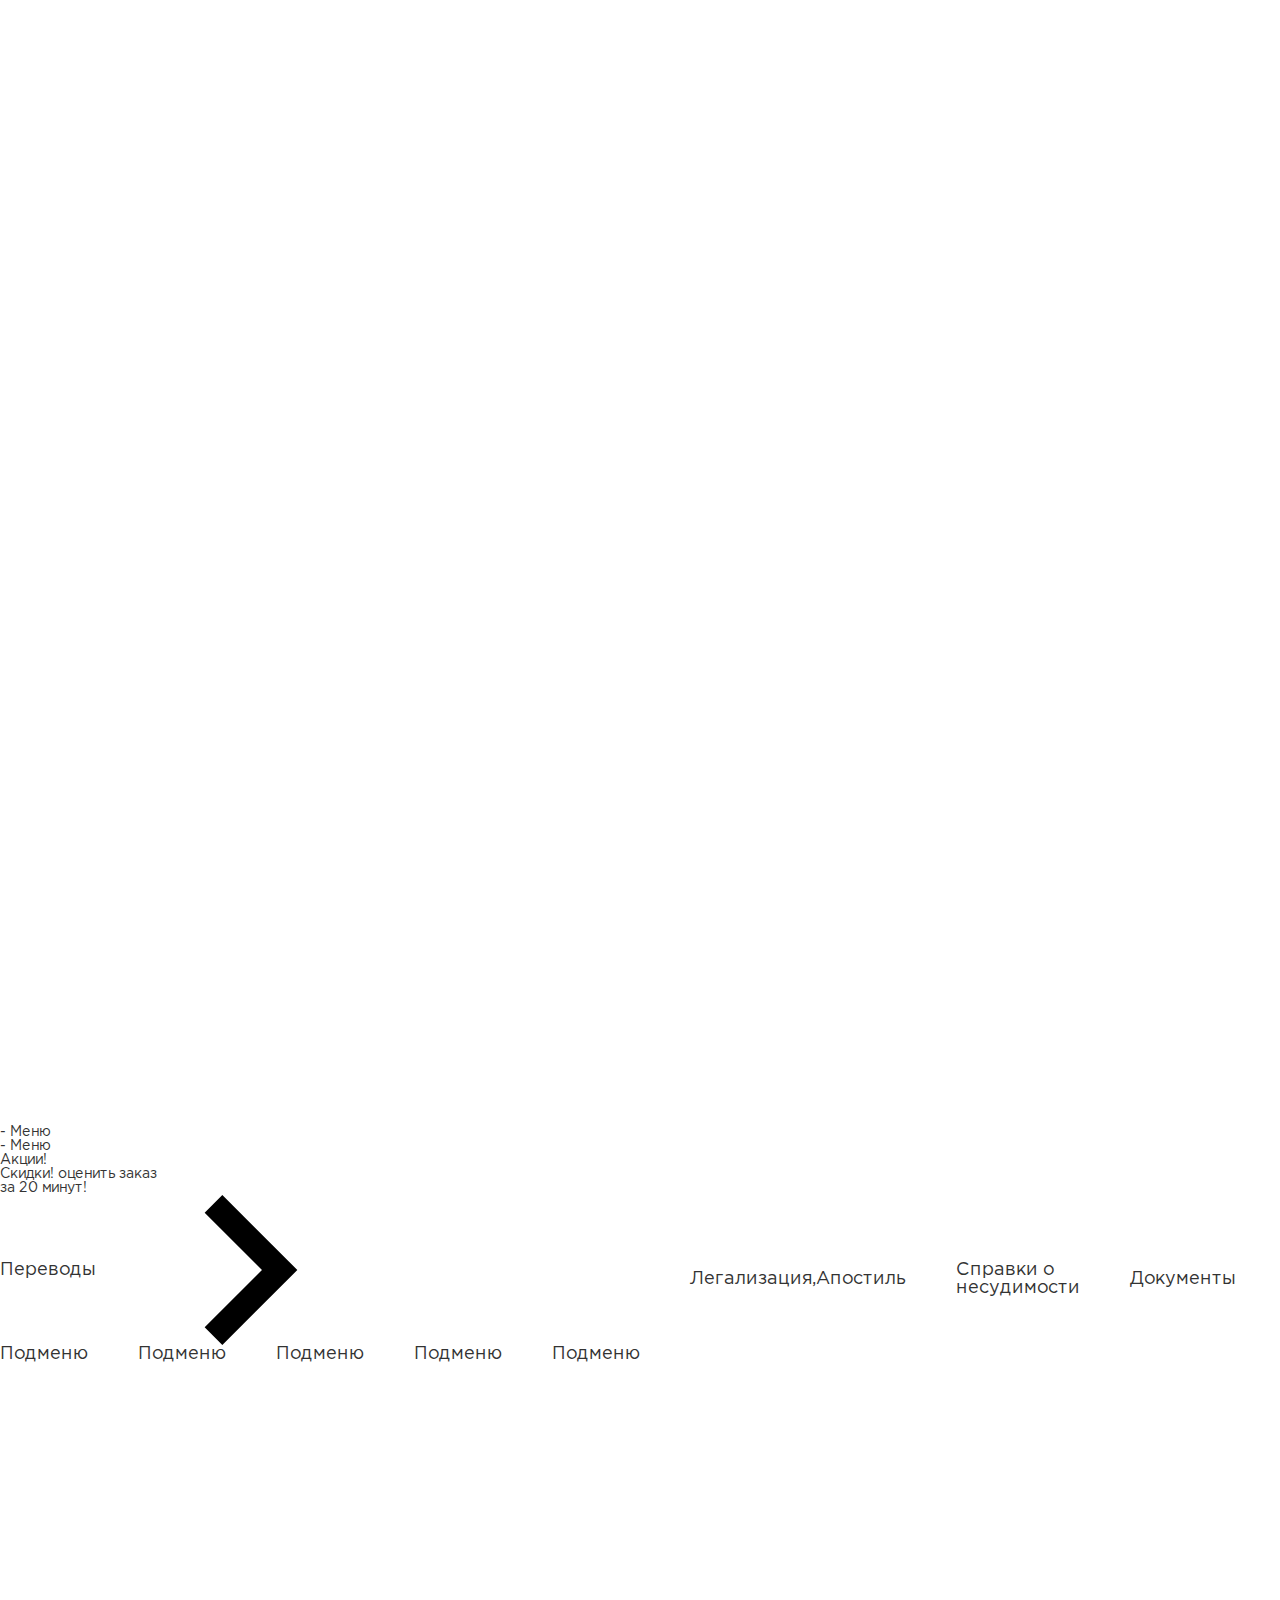
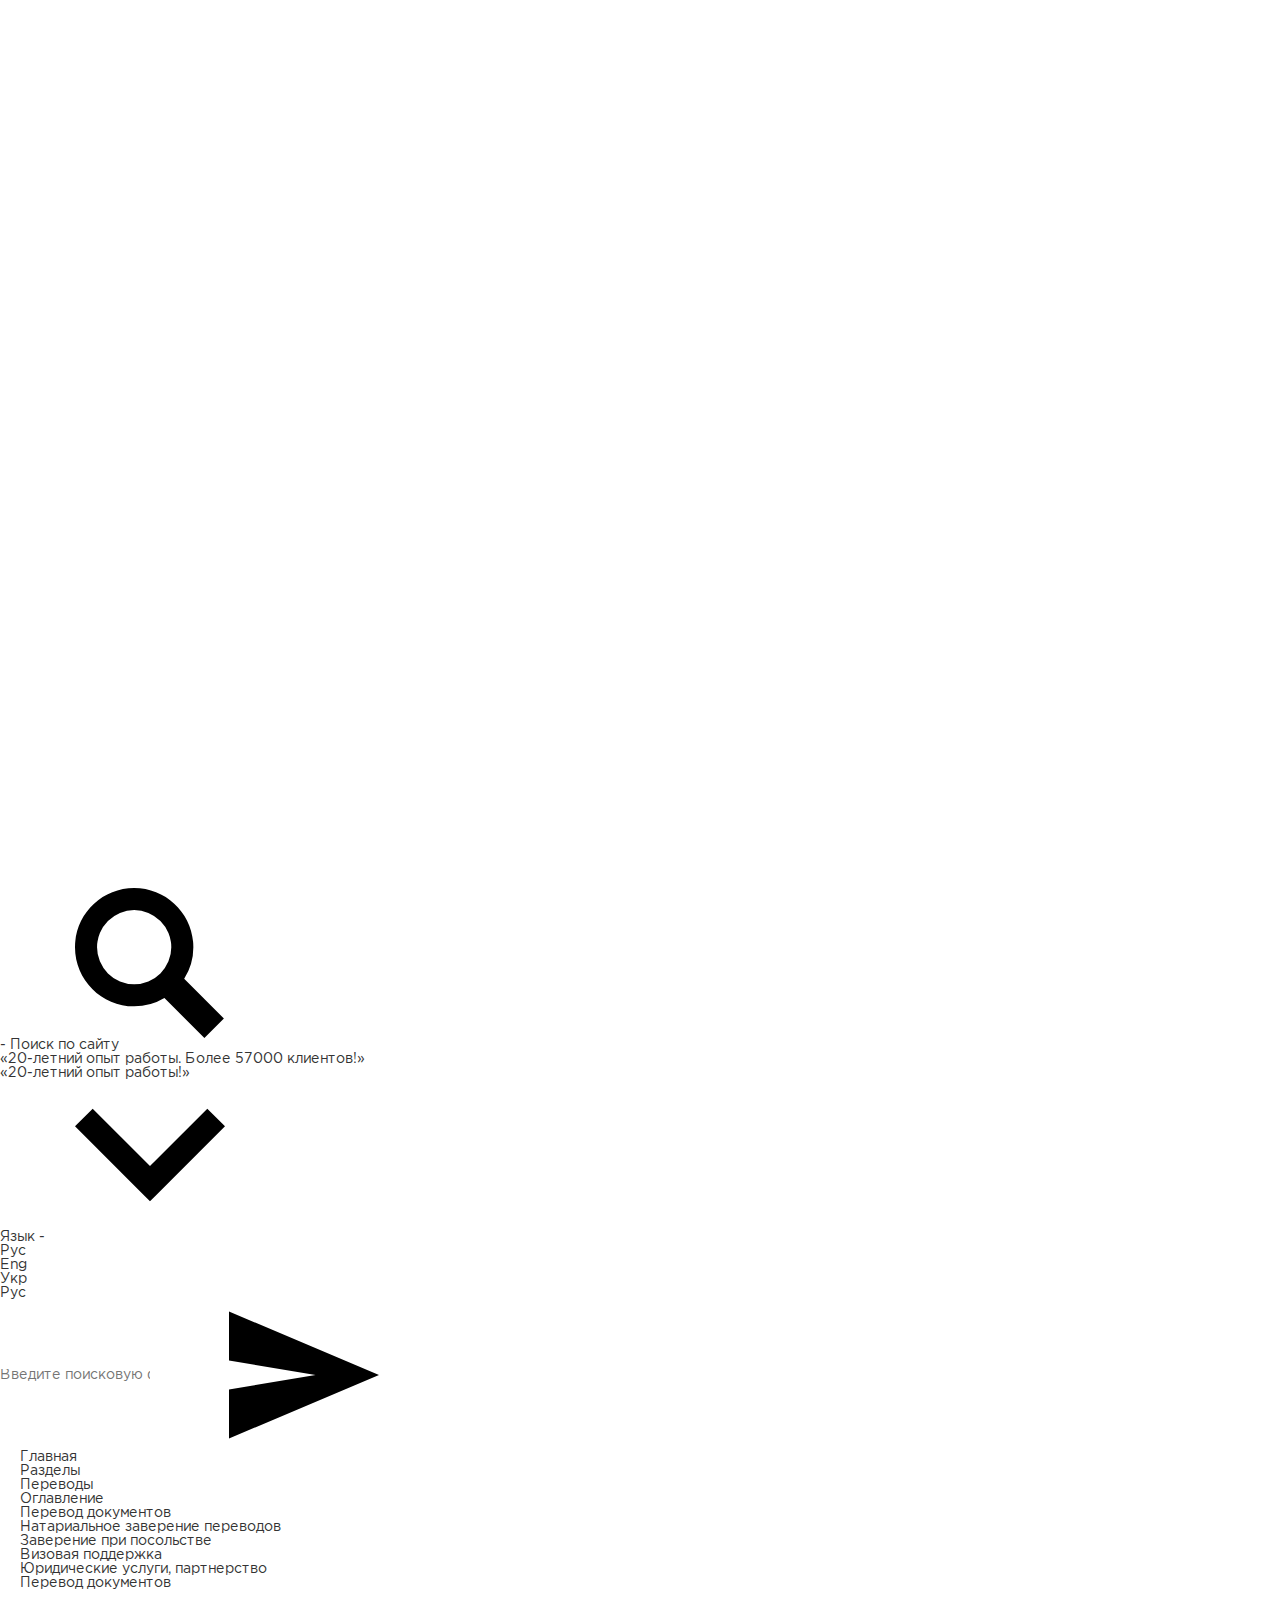
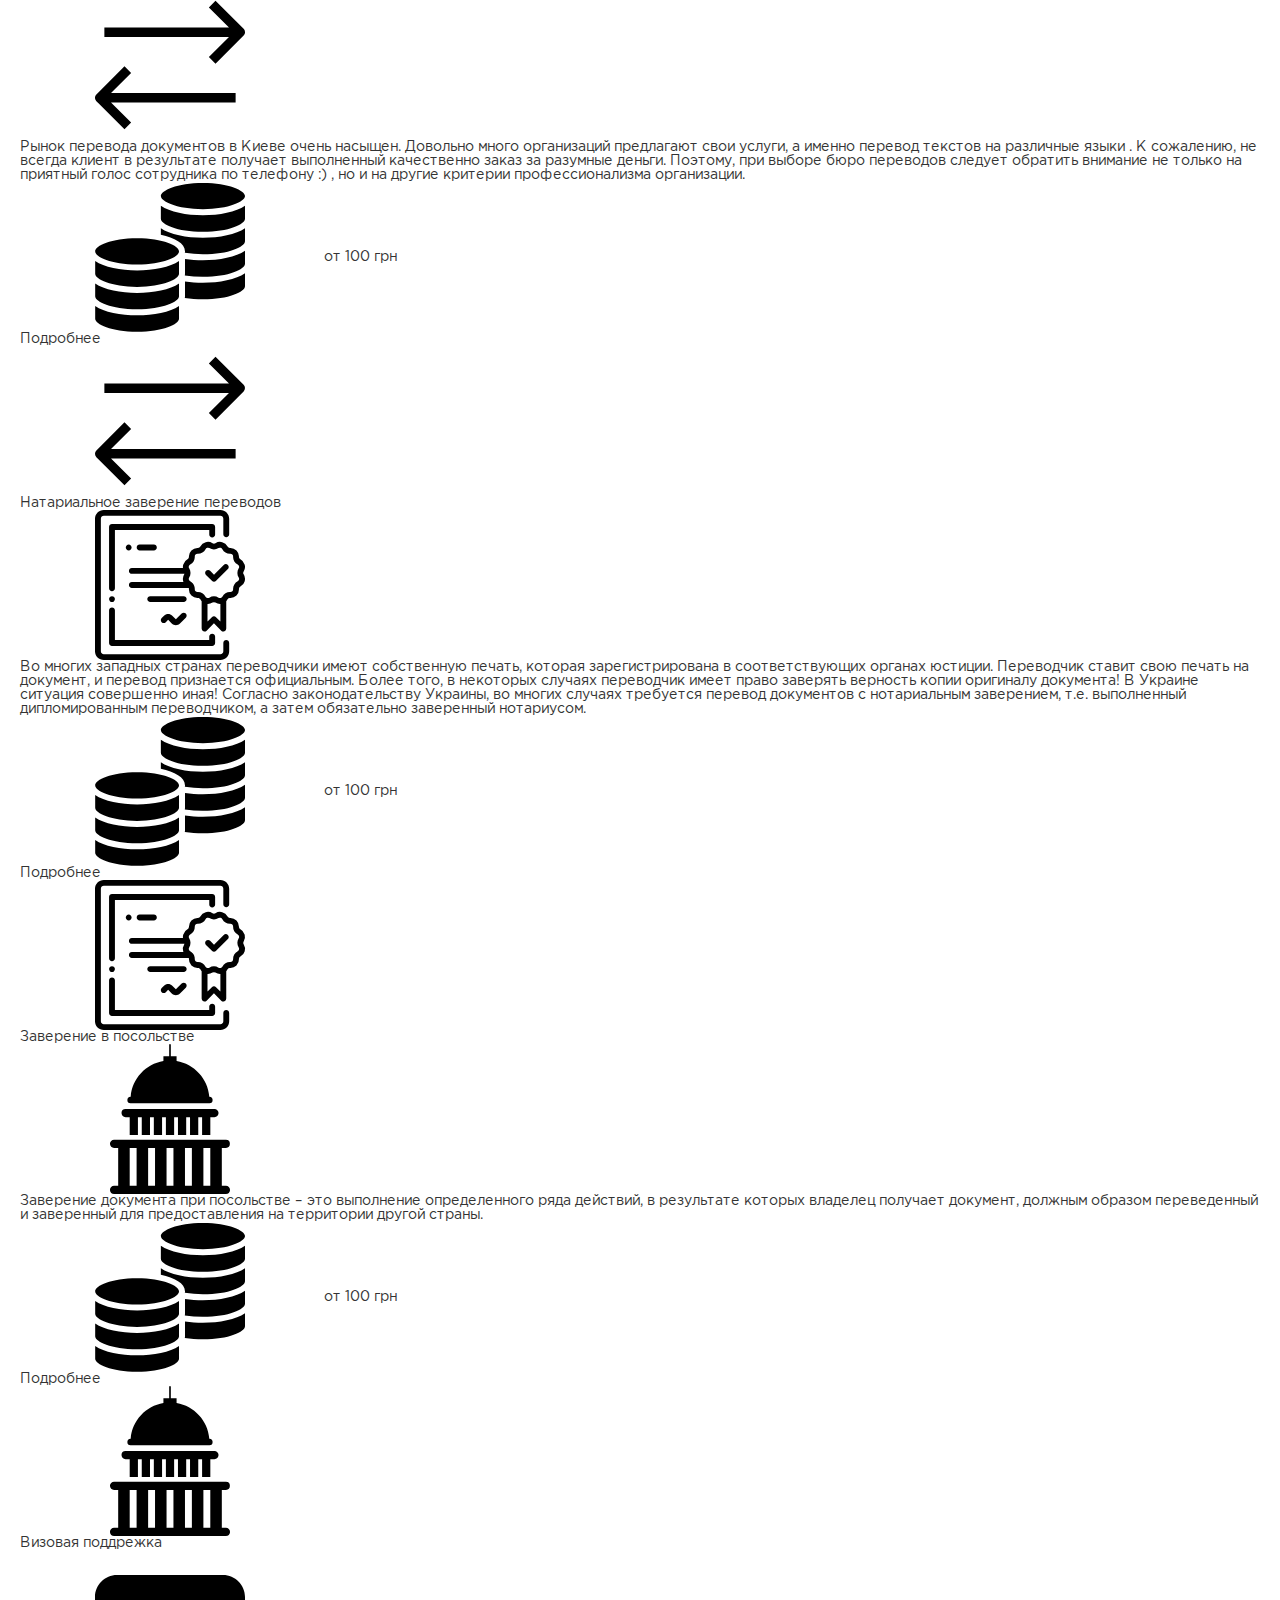
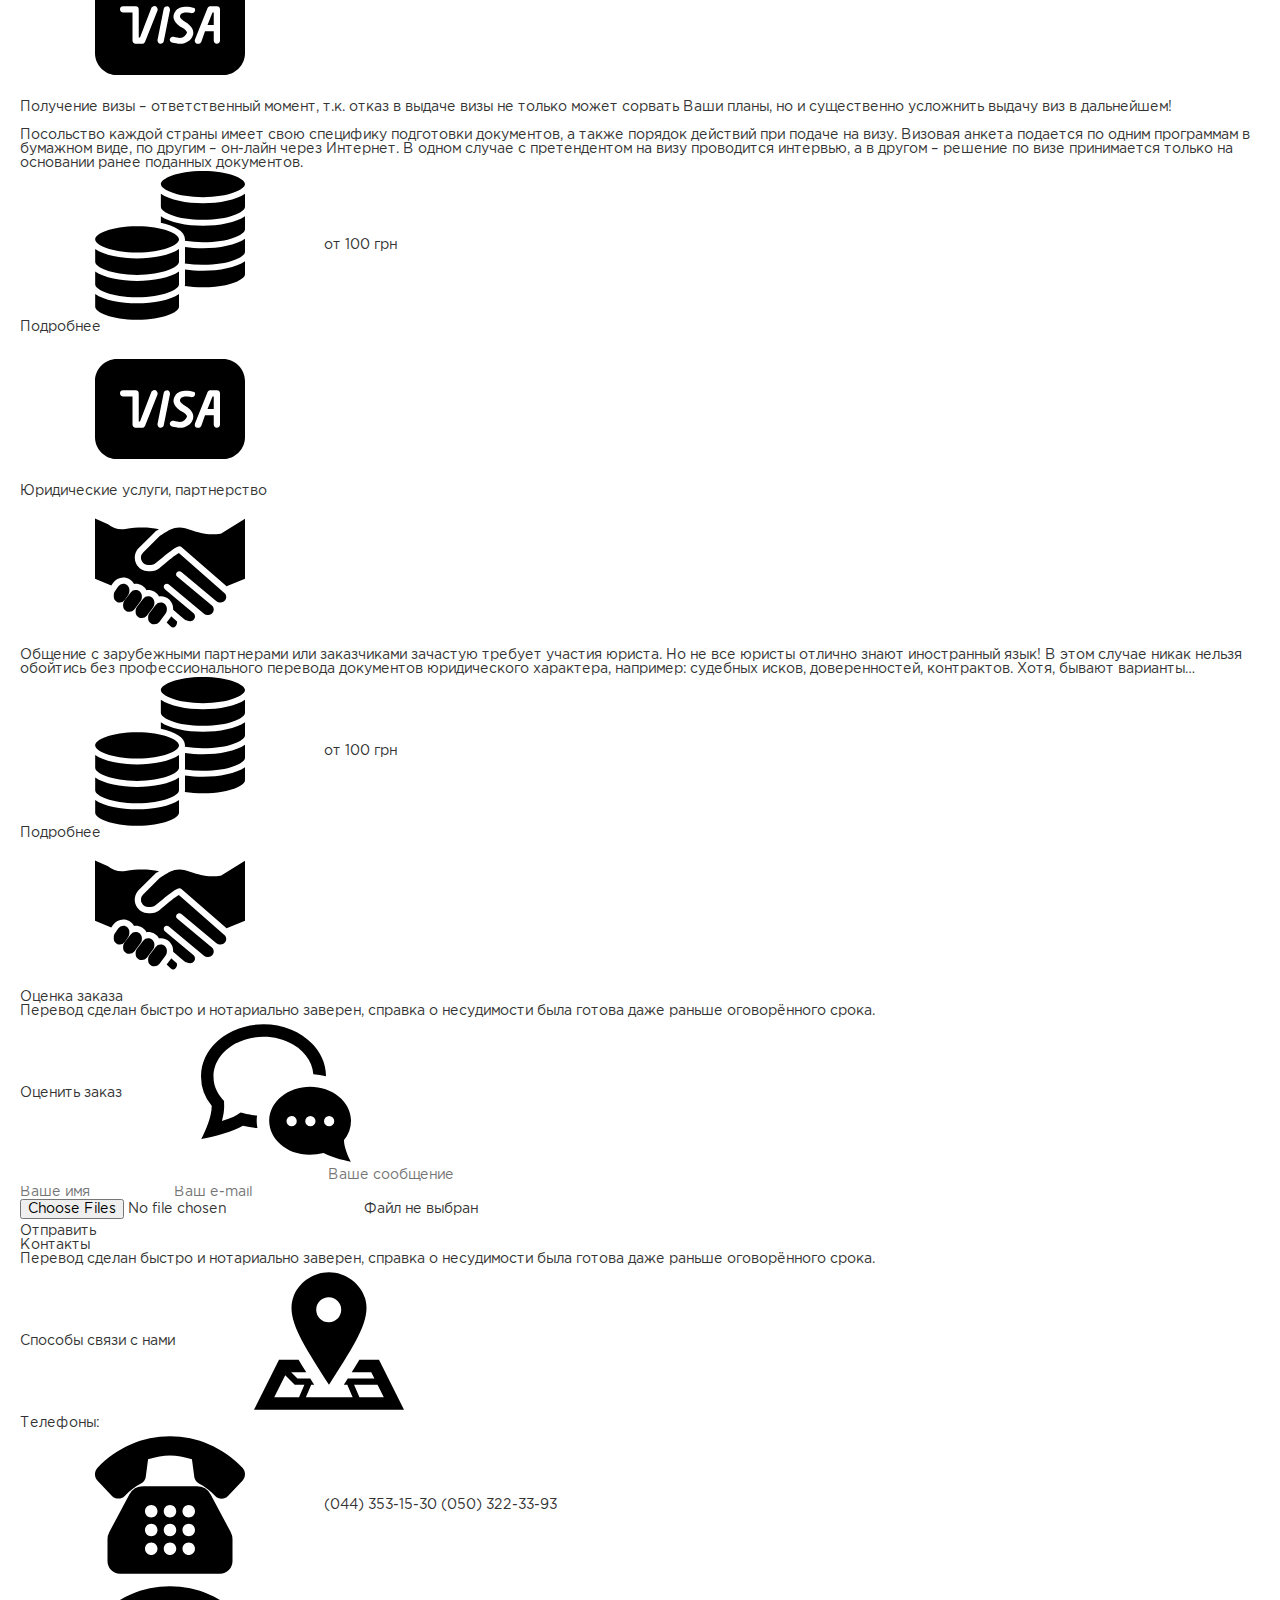
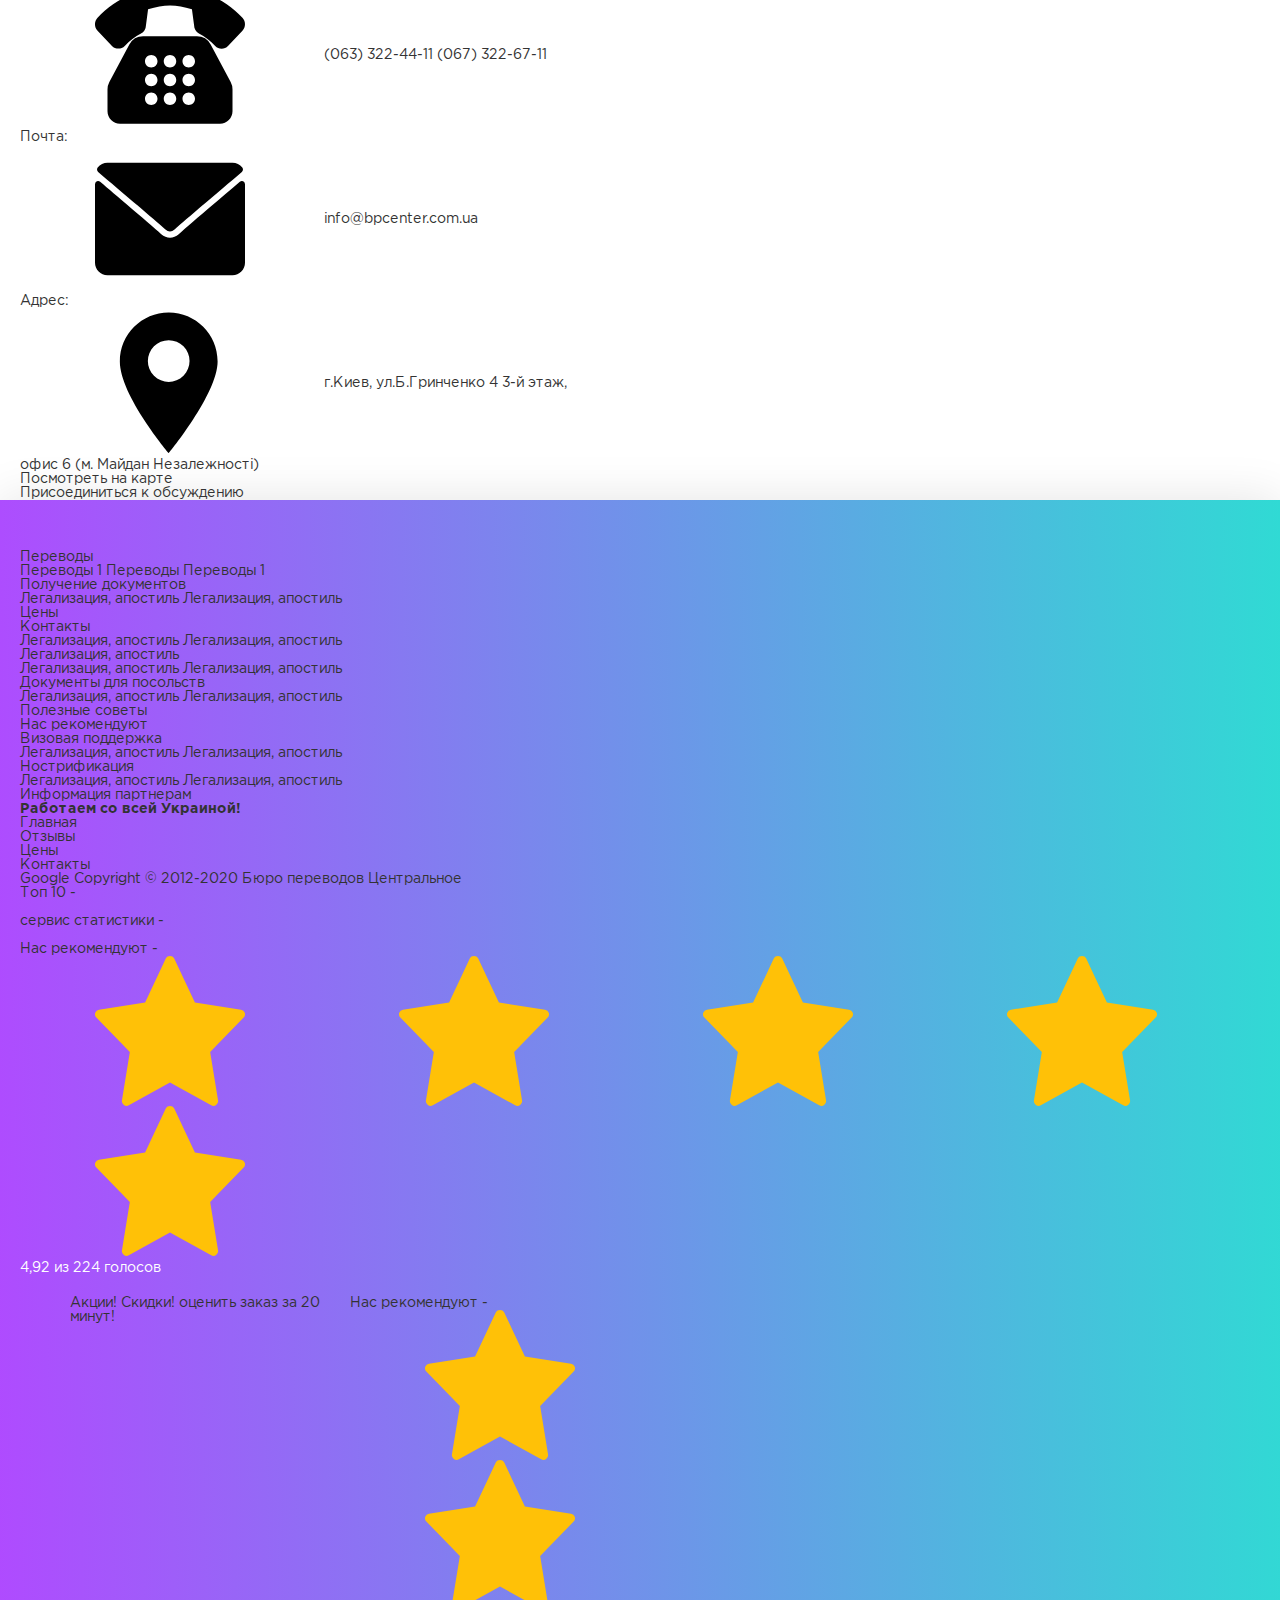
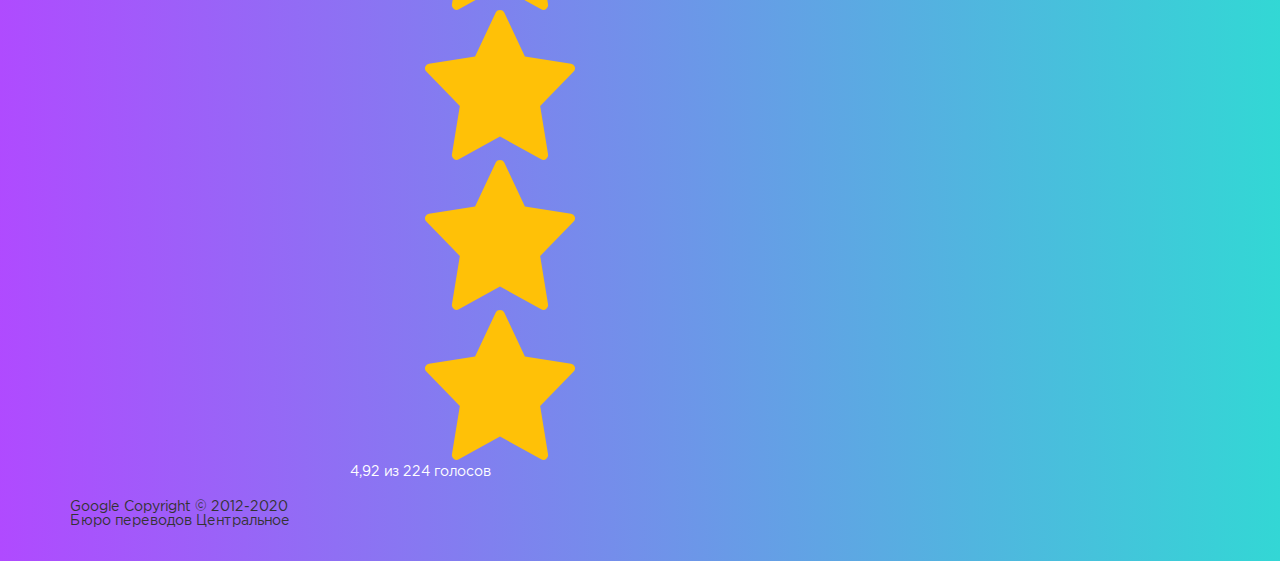
<file: razdel.html>
<!DOCTYPE html>
<html lang="ru">

<head>
    <meta charset="utf-8">
    <meta name="viewport" content="width=device-width, initial-scale=1, shrink-to-fit=no">
    <meta name="description" content="">
    <meta name="author" content="">
    <link rel="icon" href="img/icons/logo.png">

    <title>Бюро переводов "Центральное"</title>

    <!-- Custom styles -->
    <link href="css/styles.min.css" rel="stylesheet">
    <link type="text/css" href="style.css">
</head>

<body>
    <header id="header">
        <div class="header__inner">
            <div class="header__menu">
                <div class="header__menu-wrap">
                    <div class="header__menu-btn">
                        <div class="top-line"></div>
                        <div class="middle-line"></div>
                        <div class="bottom-line"></div>
                    </div>
                    <span class="header__menu-title">- Меню</span>
                </div>
                <nav class="header__menu-bar lazy-background">
                    <div class="menu-bar__head">
                        <div class="header__menu-btn--close">
                            <div class="top-line"></div>
                            <div class="middle-line"></div>
                            <div class="bottom-line"></div>
                        </div>
                        <span class="menu-bar__title">- Меню</span>
                    </div>
                    <div class="menu-bar__links">
                        <a href="#">Акции!<br> Скидки!</a>
                        <a href="#">оценить заказ<br> за 20 минут!</a>
                    </div>
                    <div class="header__menu-divider"></div>
                    <ul>
                        <li class="menu-bar__sub-link">
                            <a href="#">
                                <span>
                                    Переводы
                                </span>
                                <svg class="icon">
                                    <use xlink:href="img/icons/sprite.svg#right-arrow"></use>
                                </svg>
                            </a>
            
                            <ul class="header__menu-sub lazy-background">
                                <li><a href="#">Подменю</a></li>
                                <li><a href="#">Подменю</a></li>
                                <li><a href="#">Подменю</a></li>
                                <li><a href="#">Подменю</a></li>
                                <li><a href="#">Подменю</a></li>
                            </ul>
                        </li>                         
                        <li><a href="#">Легализация,Апостиль</a></li>                       
                        <li><a href="#">Cправки о несудимости</a></li>
                        <li><a href="#">Документы</a></li>
                        <li class="menu-bar__sub-link">
                            <a href="#">
                                <span>
                                    Нострификация
                                </span>
                                <svg class="icon">
                                    <use xlink:href="img/icons/sprite.svg#right-arrow"></use>
                                </svg>
                            </a>
            
                            <ul class="header__menu-sub lazy-background">
                                <li><a href="#">Подменю</a></li>
                                <li><a href="#">Подменю</a></li>
                                <li><a href="#">Подменю</a></li>
                                <li><a href="#">Подменю</a></li>
                                <li><a href="#">Подменю</a></li>
                            </ul>
                        </li>                        
                        <li><a href="#">для посольств</a></li>
                        <li><a href="#">Визовая поддержка</a></li>
                        <li><a href="#">Цены</a></li>
                        <li class="menu-bar__sub-link">
                            <a href="#">
                                <span>
                                    Контакты
                                </span>
                                <svg class="icon">
                                    <use xlink:href="img/icons/sprite.svg#right-arrow"></use>
                                </svg>
                            </a>
            
                            <ul class="header__menu-sub lazy-background">
                                <li><a href="#">Подменю</a></li>
                                <li><a href="#">Подменю</a></li>
                                <li><a href="#">Подменю</a></li>
                                <li><a href="#">Подменю</a></li>
                                <li><a href="#">Подменю</a></li>
                            </ul>
                        </li>  
                    </ul>
                </nav>
            </div>
            <div class="header__wrap">
                <div class="header__top">
                    <a href="#" class="header__top-link">Акции! Скидки!</a>
                    <a href="#" class="header__logo">
                        <img src="img/header-logo.png" alt="">
                    </a>
                    <a href="#" class="header__top-link">оценить заказ за 20 минут!</a>
                </div>
            </div>
            <div class="header__contacts-wrap">
                <div class="header__contacts-inner">
                    <span class="header__contacts-title">Контакты -</span>
                    <div class="header__contacts-btn">
                        <svg class="icon">
                            <use xlink:href="img/icons/sprite.svg#phone"></use>
                        </svg>
                    </div>
                </div>
                <div class="header__contacts-bar">
                    <div class="contacts-bar__head">
                        <span class="contacts-bar__title">Контакты -</span>
                        <div class="header__contacts-btn--close">
                            <svg class="icon">
                                <use xlink:href="img/icons/sprite.svg#btn-close"></use>
                            </svg>
                        </div>
                    </div>
                    <div class="wrap">
                        <svg class="icon">
                            <use xlink:href="img/icons/sprite.svg#phone-call"></use>
                        </svg>
                        <div><a href="tel:+380443531530">+38 050 322-33-93</a></div>
                        <div><a href="tel:+380443531530">+38 050 322-33-93</a></div>
                        <div><a href="tel:+380443531530">+38 050 322-33-93</a></div>
                        <div><a href="tel:+380443531530">+38 050 322-33-93</a></div>
                    </div>
                    <div class="wrap">
                        <svg class="icon">
                            <use xlink:href="img/icons/sprite.svg#mail"></use>
                        </svg>
                        <div><a href="mailto:info@bpcenter.com.ua"
                                class="header__contacts-mail">info@bpcenter.com.ua</a></div>
                        <div><a href="mailto:perevodim.kiev@gmail.com"
                                class="header__contacts-mail">perevodim.kiev@gmail.com</a></div>
                    </div>
                    <div class="wrap">
                        <svg class="icon">
                            <use xlink:href="img/icons/sprite.svg#skype"></use>
                        </svg>
                        <p>info_bpcenter</p>
                        <p>info2_bpcenter</p>
                        <p>live: perevodim.kiev</p>
                    </div>
                    <div class="wrap">
                        <svg class="icon">
                            <use xlink:href="img/icons/sprite.svg#viber"></use>
                        </svg>
                        <a href="tel:+380673226777">+38 067 322-67-77</a>
                    </div>
                    <div class="wrap">
                        <svg class="icon">
                            <use xlink:href="img/icons/sprite.svg#tellegram"></use>
                        </svg>
                        <a href="tel:+380673226777">+38 067 322-67-77</a>
                    </div>
                    <div class="wrap">
                        <svg class="icon">
                            <use xlink:href="img/icons/sprite.svg#gps"></use>
                        </svg>
                        <small>Адрес:</small>
                        <p>г.Киев, ул. Бориса Гринченко
                            дом 4, офис 6, 3-й этаж
                            метро Майдан Незалежностi</p>
                    </div>
                    <div class="contacts-bar__social">
                        <a href="#">
                            <span>
                                <svg class="icon">
                                    <use xlink:href="img/icons/sprite.svg#social-frame"></use>
                                </svg>
                            </span>
                            <i><svg class="icon">
                                    <use xlink:href="img/icons/sprite.svg#facebook"></use>
                                </svg></i>
                        </a>
                        <a href="#">
                            <span>
                                <svg class="icon">
                                    <use xlink:href="img/icons/sprite.svg#social-frame"></use>
                                </svg>
                            </span>
                            <i><svg class="icon">
                                    <use xlink:href="img/icons/sprite.svg#twitter"></use>
                                </svg></i>
                        </a>
                        <a href="#">
                            <span>
                                <svg class="icon">
                                    <use xlink:href="img/icons/sprite.svg#social-frame"></use>
                                </svg>
                            </span>
                            <i><svg class="icon">
                                    <use xlink:href="img/icons/sprite.svg#google-icon"></use>
                                </svg></i>
                        </a>
                        <a href="#">
                            <span><svg class="icon">
                                    <use xlink:href="img/icons/sprite.svg#social-frame"></use>
                                </svg></span>
                            <p>D</p>
                        </a>
                    </div>
                </div>
            </div>
        </div>
        <div class="header__line">
            <div class="header__line-search">
                <div class="line-search__btn">
                    <svg class="icon">
                        <use xlink:href="img/icons/sprite.svg#search"></use>
                    </svg>
                </div>
                <span>- Поиск по сайту</span>
            </div>
            <div class="header__line-title">
                <div class="line-title--desc">«<span>20</span>-летний опыт работы. Более <span>57000</span> клиентов!»</div>
                <div class="line-title--mob">«<span>20</span>-летний опыт работы!»</div>
            </div>
            <div class="header__line-lang">
                <div class="line-lang__btn">
                    <i>
                        <svg class="icon">
                        <use xlink:href="img/icons/sprite.svg#down-arrow"></use>
                        </svg>
                    </i>
                    <p>
                        Язык -
                    </p>                    
                    <span class="line-lang__title">Рус</span>
                    <ul>
                        <li><a href="#">Eng</a></li>
                        <li><a href="#">Укр</a></li>
                        <li class="active"><a href="#">Рус</a></li>
                    </ul>
                </div>
            </div>
            <div class="header__search-form">
                <form>
                    <input type="text" name="input" class="header__search-input" placeholder="Введите поисковую фразу">
                    <button type="submit">
                        <svg class="icon">
                            <use xlink:href="img/icons/sprite.svg#send-icon"></use>
                        </svg>
                    </button>
                </form>
            </div>
        </div>
        <div class="substrate">

        </div>
    </header>

    <main class="main">
        <div class="container">
            <div class="breadcrumbs">
                <ul>
                    <li><a href="#">Главная</a></li>
                    <li class="current"><a href="#">Разделы</a></li>
                </ul>
            </div>
            <div class="title">
                Переводы
            </div>
            <div class="section-nav">
                <div class="section-nav__block" data-bg="img/section-nav-bg.png">
                    <p>Оглавление</p>
                    <ul>
                        <li><a href="#">Перевод документов</a></li>
                        <li><a href="#">Натариальное заверение переводов</a></li>
                        <li><a href="#">Заверение при посольстве</a></li>
                        <li><a href="#">Визовая поддержка</a></li>
                        <li><a href="#">Юридические услуги, партнерство</a></li>
                    </ul>
                </div>
            </div>
            <div class="service-card">
                <div class="service-card__text">
                    <div class="caption">
                        Перевод документов
                    </div>
                    <div class="service-card__pic service-card__pic--mob" data-bg="img/service-card-1.jpg">
                        <div class="card__icon">
                            <svg class="icon">
                                <use xlink:href="img/icons/sprite.svg#transfer"></use>
                            </svg>
                        </div>
                    </div>
                    <p>Рынок перевода документов в Киеве очень насыщен. Довольно много организаций
                        предлагают свои услуги, а именно перевод текстов на <span>различные языки</span> . К сожалению,
                        не всегда клиент в результате получает выполненный качественно заказ за разумные деньги.
                        Поэтому, при выборе <span>бюро переводов</span> следует обратить внимание не только на приятный
                        голос сотрудника по телефону :) , но и на другие критерии профессионализма организации.</p>
                    <div class="service-card__info">
                        <div class="card__price">
                            <svg class="icon">
                                <use xlink:href="img/icons/sprite.svg#coins-icon"></use>
                            </svg>
                            <span>от 100 грн</span>
                        </div>
                        <a href="#">Подробнее</a>
                    </div>
                </div>
                <div class="service-card__pic" data-bg="img/service-card-1.jpg">
                    <div class="card__icon">
                        <svg class="icon">
                            <use xlink:href="img/icons/sprite.svg#transfer"></use>
                        </svg>
                    </div>
                </div>
            </div>
            <div class="service-card">
                <div class="service-card__text">
                    <div class="caption">
                        Натариальное заверение переводов
                    </div>
                    <div class="service-card__pic service-card__pic--mob" data-bg="img/service-card-2.jpg">
                        <div class="card__icon">
                            <svg class="icon">
                                <use xlink:href="img/icons/sprite.svg#certificate"></use>
                            </svg>
                        </div>
                    </div>
                    <p>Во многих западных странах переводчики имеют собственную печать, которая
                        зарегистрирована в соответствующих органах юстиции. Переводчик ставит свою печать на документ, и
                        перевод признается официальным. Более того, в некоторых
                        случаях переводчик имеет право заверять верность копии оригиналу документа! В Украине ситуация
                        совершенно иная! Согласно законодательству Украины, во многих случаях требуется перевод
                        документов с нотариальным заверением, т.е. выполненный дипломированным переводчиком, а затем
                        обязательно заверенный нотариусом.</p>
                    <div class="service-card__info">
                        <div class="card__price">
                            <svg class="icon">
                                <use xlink:href="img/icons/sprite.svg#coins-icon"></use>
                            </svg>
                            <span>от 100 грн</span>
                        </div>
                        <a href="#">Подробнее</a>
                    </div>
                </div>
                <div class="service-card__pic" data-bg="img/service-card-2.jpg">
                    <div class="card__icon">
                        <svg class="icon">
                            <use xlink:href="img/icons/sprite.svg#certificate"></use>
                        </svg>
                    </div>
                </div>
            </div>
            <div class="service-card">
                <div class="service-card__text">
                    <div class="caption">
                        Заверение в посольстве
                    </div>
                    <div class="service-card__pic service-card__pic--mob" data-bg="img/service-card-3.jpg">
                        <div class="card__icon">
                            <svg class="icon">
                                <use xlink:href="img/icons/sprite.svg#capitol-building"></use>
                            </svg>
                        </div>
                    </div>
                    <p>Заверение документа при посольстве – это выполнение определенного ряда действий, в
                        результате которых владелец получает документ, должным образом переведенный и
                        заверенный для предоставления на территории другой страны.</p>
                    <div class="service-card__info">
                        <div class="card__price">
                            <svg class="icon">
                                <use xlink:href="img/icons/sprite.svg#coins-icon"></use>
                            </svg>
                            <span>от 100 грн</span>
                        </div>
                        <a href="#">Подробнее</a>
                    </div>
                </div>
                <div class="service-card__pic" data-bg="img/service-card-3.jpg">
                    <div class="card__icon">
                        <svg class="icon">
                            <use xlink:href="img/icons/sprite.svg#capitol-building"></use>
                        </svg>
                    </div>
                </div>
            </div>
            <div class="service-card">
                <div class="service-card__text">
                    <div class="caption">
                        Визовая поддрежка
                    </div>
                    <div class="service-card__pic service-card__pic--mob" data-bg="img/service-card-4.jpg">
                        <div class="card__icon">
                            <svg class="icon">
                                <use xlink:href="img/icons/sprite.svg#visa-icon"></use>
                            </svg>
                        </div>
                    </div>
                    <p>Получение визы – ответственный момент, т.к. отказ в выдаче визы не только может сорвать Ваши
                        планы, но и существенно усложнить выдачу виз в дальнейшем!<br><br>
                        Посольство каждой страны имеет свою специфику подготовки документов, а также порядок действий
                        при подаче на визу. Визовая анкета подается по одним программам в бумажном виде, по другим –
                        он-лайн через Интернет. В одном случае с претендентом на визу проводится интервью, а в другом –
                        решение по визе принимается только на основании ранее поданных документов.</p>
                    <div class="service-card__info">
                        <div class="card__price">
                            <svg class="icon">
                                <use xlink:href="img/icons/sprite.svg#coins-icon"></use>
                            </svg>
                            <span>от 100 грн</span>
                        </div>
                        <a href="#">Подробнее</a>
                    </div>
                </div>
                <div class="service-card__pic" data-bg="img/service-card-4.jpg">
                    <div class="card__icon">
                        <svg class="icon">
                            <use xlink:href="img/icons/sprite.svg#visa-icon"></use>
                        </svg>
                    </div>
                </div>
            </div>
            <div class="service-card">
                <div class="service-card__text">
                    <div class="caption">
                        Юридические услуги, партнерство
                    </div>
                    <div class="service-card__pic service-card__pic--mob" data-bg="img/service-card-5.jpg">
                        <div class="card__icon">
                            <svg class="icon">
                                <use xlink:href="img/icons/sprite.svg#agreement"></use>
                            </svg>
                        </div>
                    </div>
                    <p>Общение с зарубежными партнерами или заказчиками зачастую требует участия юриста.
                        Но не все юристы отлично знают иностранный язык! В этом случае никак нельзя обойтись без
                        профессионального перевода документов юридического характера, например: судебных исков,
                        доверенностей, контрактов. Хотя, бывают варианты…</p>
                    <div class="service-card__info">
                        <div class="card__price">
                            <svg class="icon">
                                <use xlink:href="img/icons/sprite.svg#coins-icon"></use>
                            </svg>
                            <span>от 100 грн</span>
                        </div>
                        <a href="#">Подробнее</a>
                    </div>
                </div>
                <div class="service-card__pic" data-bg="img/service-card-5.jpg">
                    <div class="card__icon">
                        <svg class="icon">
                            <use xlink:href="img/icons/sprite.svg#agreement"></use>
                        </svg>
                    </div>
                </div>
            </div>
            <section class="feedback">
                <div class="wrapper">
                    <div class="feedback__card feedback__card-bg">
                        <div class="title">Оценка заказа</div>
                        <p class="subtitle">Перевод сделан быстро и нотариально заверен, справка о несудимости была
                            готова даже раньше оговорённого срока. </p>
                        <div class="feedback__form">
                            <form>
                                <div class="feedback-card__title">
                                    <span>Оценить заказ</span>
                                    <svg class="icon">
                                        <use xlink:href="img/icons/sprite.svg#chat-icon"></use>
                                    </svg>
                                </div>
                                <input type="text" placeholder="Ваше имя" class="form-input" required>
                                <input type="text" placeholder="Ваш e-mail" class="form-input" required>
                                <textarea placeholder="Ваше сообщение"></textarea>
                                <div class="field">
                                    <input type="file" name="file-1[]" id="file-1" class="inputfile visually-hidden"
                                        data-multiple-caption="{count} files selected" multiple />
                                    <label for="file-1" class="inputfile-custom">
                                        <span>Файл не выбран</span>
                                    </label>
                                </div>
                                <button class="btn" data-text="Отправить">Отправить</button>
                            </form>
                        </div>
                    </div>
                    <div class="feedback__card feedback__card-bg">
                        <div class="title">Контакты</div>
                        <p class="subtitle">Перевод сделан быстро и нотариально заверен, справка о несудимости была
                            готова даже раньше оговорённого срока.</p>
                        <div class="feedback__contacts">
                            <div class="feedback-card__title">
                                <span>Способы связи с нами</span>
                                <svg class="icon">
                                    <use xlink:href="img/icons/sprite.svg#location-icon"></use>
                                </svg>
                            </div>
                            <div class="feedback__contacts-wrap">
                                <p class="contacts-field__title">Телефоны:</p>
                                <div class="contacts-field">
                                    <div class="contacts-field__phone">
                                        <svg class="icon">
                                            <use xlink:href="img/icons/sprite.svg#phone"></use>
                                        </svg>
                                        <a href="tel:380443531530">(044) 353-15-30</a>
                                        <a href="tel:380503223393">(050) 322-33-93</a>
                                    </div>
                                    <div class="contacts-field__phone">
                                        <svg class="icon">
                                            <use xlink:href="img/icons/sprite.svg#phone"></use>
                                        </svg>
                                        <a href="tel:380633224411">(063) 322-44-11</a>
                                        <a href="tel:380673226711">(067) 322-67-11</a>
                                    </div>
                                </div>
                                <div class="contacts-divider"></div>
                                <p class="contacts-field__title">Почта:</p>
                                <div class="contacts-field__mail">
                                    <svg class="icon">
                                        <use xlink:href="img/icons/sprite.svg#mail"></use>
                                    </svg>
                                    <a href="mail:info@bpcenter.com.ua">info@bpcenter.com.ua</a>
                                </div>
                                <div class="contacts-divider"></div>
                                <p class="contacts-field__title">Адрес:</p>
                                <div class="contacts-field__address">
                                    <svg class="icon">
                                        <use xlink:href="img/icons/sprite.svg#gps"></use>
                                    </svg>
                                    <span>г.Киев, ул.Б.Гринченко 4 3-й этаж,<br>
                                        офис 6 (м. Майдан Незалежностi)</span>
                                </div>

                            </div>
                            <a href="#" class="btn">Посмотреть на карте</a>
                        </div>
                    </div>
                </div>
            </section>

            <section class="chat">
                <div class="chat__banner lazy-background">
                    <p>Присоединиться к обсуждению</p>
                </div>
            </section>
        </div>
    </main>

    <footer class="footer">
        <div class="container">
            <div class="footer__line" data-bg="img/footer-line-1.png"></div>
            <div class="footer__nav">
                <div class="footer__col">
                    <div class="footer__item">
                        <div class="footer__item-btn--js footer__item-title">
                            <span>Переводы</span>
                        </div>
                        <div class="footer__item-list">
                            <a href="#">Переводы 1</a>
                            <a href="#">Переводы Переводы 1</a>
                        </div>
                    </div>

                    <div class="footer__item">
                        <div class="footer__item-btn--js footer__item-title"><span>Получение документов</span></div>
                        <div class="footer__item-list">
                            <a href="#">Легализация, апостиль</a>
                            <a href="#">Легализация, апостиль</a>
                        </div>
                    </div>

                    <div class="footer__item">
                        <div class="footer__item-title"><a href="#">Цены</a></div>
                    </div>
                </div>
                <div class="footer__col">
                    <div class="footer__item">
                        <div class="footer__item-btn--js footer__item-title"><span>Контакты</span></div>
                        <div class="footer__item-list">
                            <a href="#">Легализация, апостиль</a>
                            <a href="#">Легализация, апостиль</a>
                        </div>
                    </div>

                    <div class="footer__item">
                        <div class="footer__item-btn--js footer__item-title"><span>Легализация, апостиль</span></div>
                        <div class="footer__item-list">
                            <a href="#">Легализация, апостиль</a>
                            <a href="#">Легализация, апостиль</a>
                        </div>
                    </div>

                    <div class="footer__item">
                        <div class="footer__item-btn--js footer__item-title"><span>Документы для посольств</span></div>
                        <div class="footer__item-list">
                            <a href="#">Легализация, апостиль</a>
                            <a href="#">Легализация, апостиль</a>
                        </div>
                    </div>
                </div>
                <div class="footer__col">
                    <div class="footer__item">
                        <div class="footer__item-title"><a href="#">Полезные советы</a></div>
                    </div>

                    <div class="footer__item">
                        <div class="footer__item-title"><a href="#">Нас рекомендуют</a></div>
                    </div>

                    <div class="footer__item">
                        <div class="footer__item-btn--js footer__item-title"><span>Визовая поддержка</span></div>
                        <div class="footer__item-list">
                            <a href="#">Легализация, апостиль</a>
                            <a href="#">Легализация, апостиль</a>
                        </div>
                    </div>
                </div>
                <div class="footer__col">
                    <div class="footer__item">
                        <div class="footer__item-btn--js footer__item-title"><span>Нострификация</span></div>
                        <div class="footer__item-list">
                            <a href="#">Легализация, апостиль</a>
                            <a href="#">Легализация, апостиль</a>
                        </div>
                    </div>

                    <div class="footer__item">
                        <div class="footer__item-title"><a href="#">Информация партнерам</a></div>
                    </div>

                    <div class="footer__item">
                        <div class="footer__item-title"><a href="#"><strong>Работаем со всей Украиной!</strong></a>
                        </div>
                    </div>
                </div>
            </div>
            <ul class="footer__nav--mob">
                <li><a href="#">Главная</a></li>
                <li><a href="#">Отзывы</a></li>
                <li><a href="#">Цены</a></li>
                <li><a href="#">Контакты</a></li>
            </ul>
            <div class="footer__line footer__line--desc" data-bg="img/footer-line-2.png"></div>
            <div class="footer__info">
                <div class="footer__copy">Google Copyright © 2012-2020 Бюро переводов Центральное</div>
                <div class="footer__info-wrap">
                    <div class="footer__info-item">
                        <span>Топ 10 -</span>
                        <div class="item-logo">
                            <img class="lazy"
                                src="[data-uri]"
                                data-src="img/@1x/logo-bigmirnet.png"
                                data-srcset="img/@1x/logo-bigmirnet.png 1x, img/@2x/logo-bigmirnet.png 2x" alt="">
                        </div>
                    </div>
                    <div class="footer__info-item">
                        <span>сервис статистики -</span>
                        <div class="item-logo">
                            <img class="lazy"
                                src="[data-uri]"
                                data-src="img/@1x/li-logo.png"
                                data-srcset="img/@1x/li-logo.png 1x, img/@2x/li-logo.png 2x" alt="">
                        </div>
                    </div>
                    <div class="footer__info-item">
                        <span>Нас рекомендуют -</span>
                        <div class="item-stars">
                            <i>
                                <svg class="icon">
                                    <use xlink:href="img/icons/sprite.svg#star-icon"></use>
                                </svg>
                            </i>
                            <i>
                                <svg class="icon">
                                    <use xlink:href="img/icons/sprite.svg#star-icon"></use>
                                </svg>
                            </i>
                            <i>
                                <svg class="icon">
                                    <use xlink:href="img/icons/sprite.svg#star-icon"></use>
                                </svg>
                            </i>
                            <i>
                                <svg class="icon">
                                    <use xlink:href="img/icons/sprite.svg#star-icon"></use>
                                </svg>
                            </i>
                            <i>
                                <svg class="icon">
                                    <use xlink:href="img/icons/sprite.svg#star-icon"></use>
                                </svg>
                            </i>
                        </div>
                        <p>4,92 из 224 голосов</p>
                    </div>
                </div>
            </div>
            <div class="footer__inner--mob footer__inner">
                <div class="footer-btns">
                    <a href="#">Акции! Скидки!</a>
                    <a href="#">оценить заказ
                        за 20 минут!</a>
                </div>
                <div class="footer__info-item">
                    <span>Нас рекомендуют -</span>
                    <div class="item-stars">
                        <i>
                            <svg class="icon">
                                <use xlink:href="img/icons/sprite.svg#star-icon"></use>
                            </svg>
                        </i>
                        <i>
                            <svg class="icon">
                                <use xlink:href="img/icons/sprite.svg#star-icon"></use>
                            </svg>
                        </i>
                        <i>
                            <svg class="icon">
                                <use xlink:href="img/icons/sprite.svg#star-icon"></use>
                            </svg>
                        </i>
                        <i>
                            <svg class="icon">
                                <use xlink:href="img/icons/sprite.svg#star-icon"></use>
                            </svg>
                        </i>
                        <i>
                            <svg class="icon">
                                <use xlink:href="img/icons/sprite.svg#star-icon"></use>
                            </svg>
                        </i>
                    </div>
                    <p>4,92 из 224 голосов</p>
                </div>
                <div class="footer__logos--mob">
                    <div class="item-logo">
                        <img class="lazy"
                            src="[data-uri]"
                            data-src="img/@1x/logo-bigmirnet.png"
                            data-srcset="img/@1x/logo-bigmirnet.png 1x, img/@2x/logo-bigmirnet.png 2x" alt="">
                    </div>
                    <div class="item-logo">
                        <img class="lazy"
                            src="[data-uri]"
                            data-src="img/@1x/li-logo.png" data-srcset="img/@1x/li-logo.png 1x, img/@2x/li-logo.png 2x"
                            alt="">
                    </div>
                </div>
                <div class="footer__line" data-bg="img/footer-line-2.png"></div>
                <div class="footer__copy">Google Copyright © 2012-2020 Бюро переводов Центральное</div>
            </div>
        </div>
    </footer>
    <script src="https://code.jquery.com/jquery-3.2.1.min.js"></script>

    <script src="js/scripts.min.js"></script>
    <script src="js/audio.min.js"></script>

    <script src="js/myscripts.js"></script>
</body>

</html>
</file>
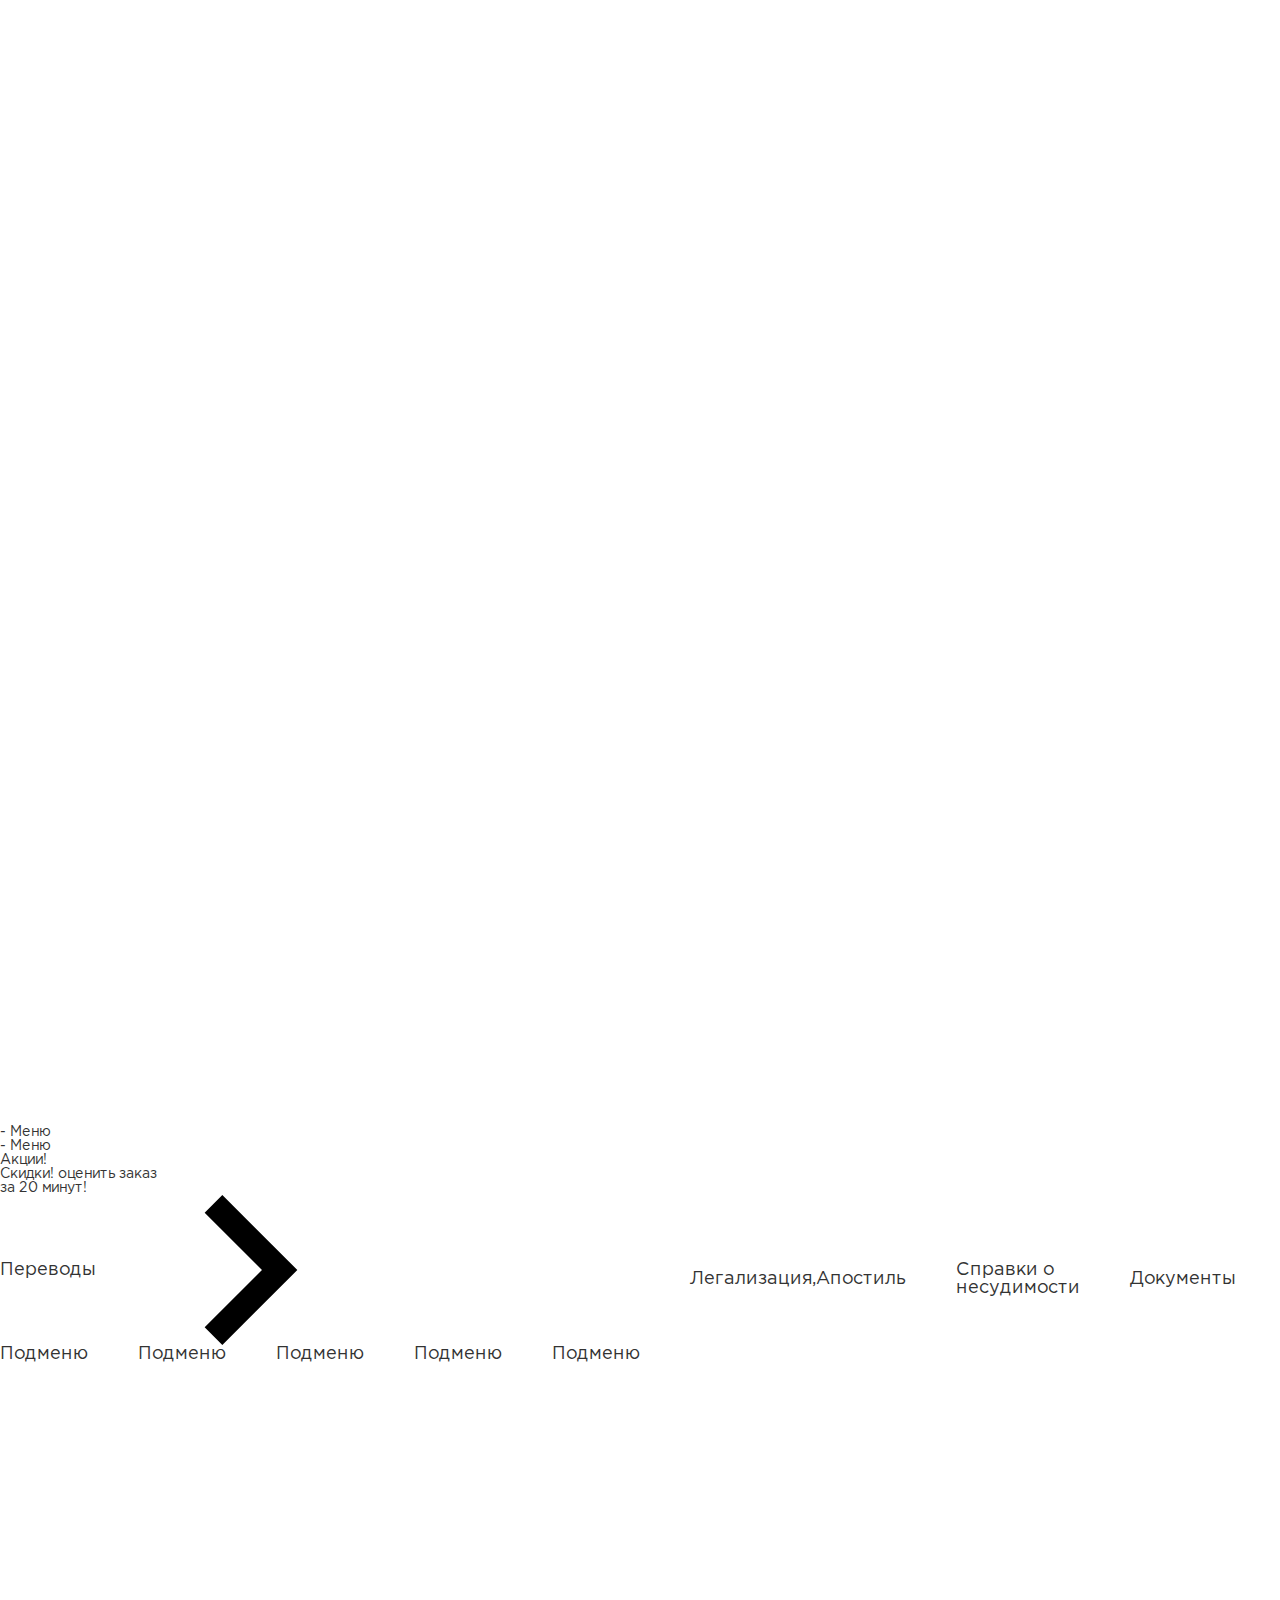
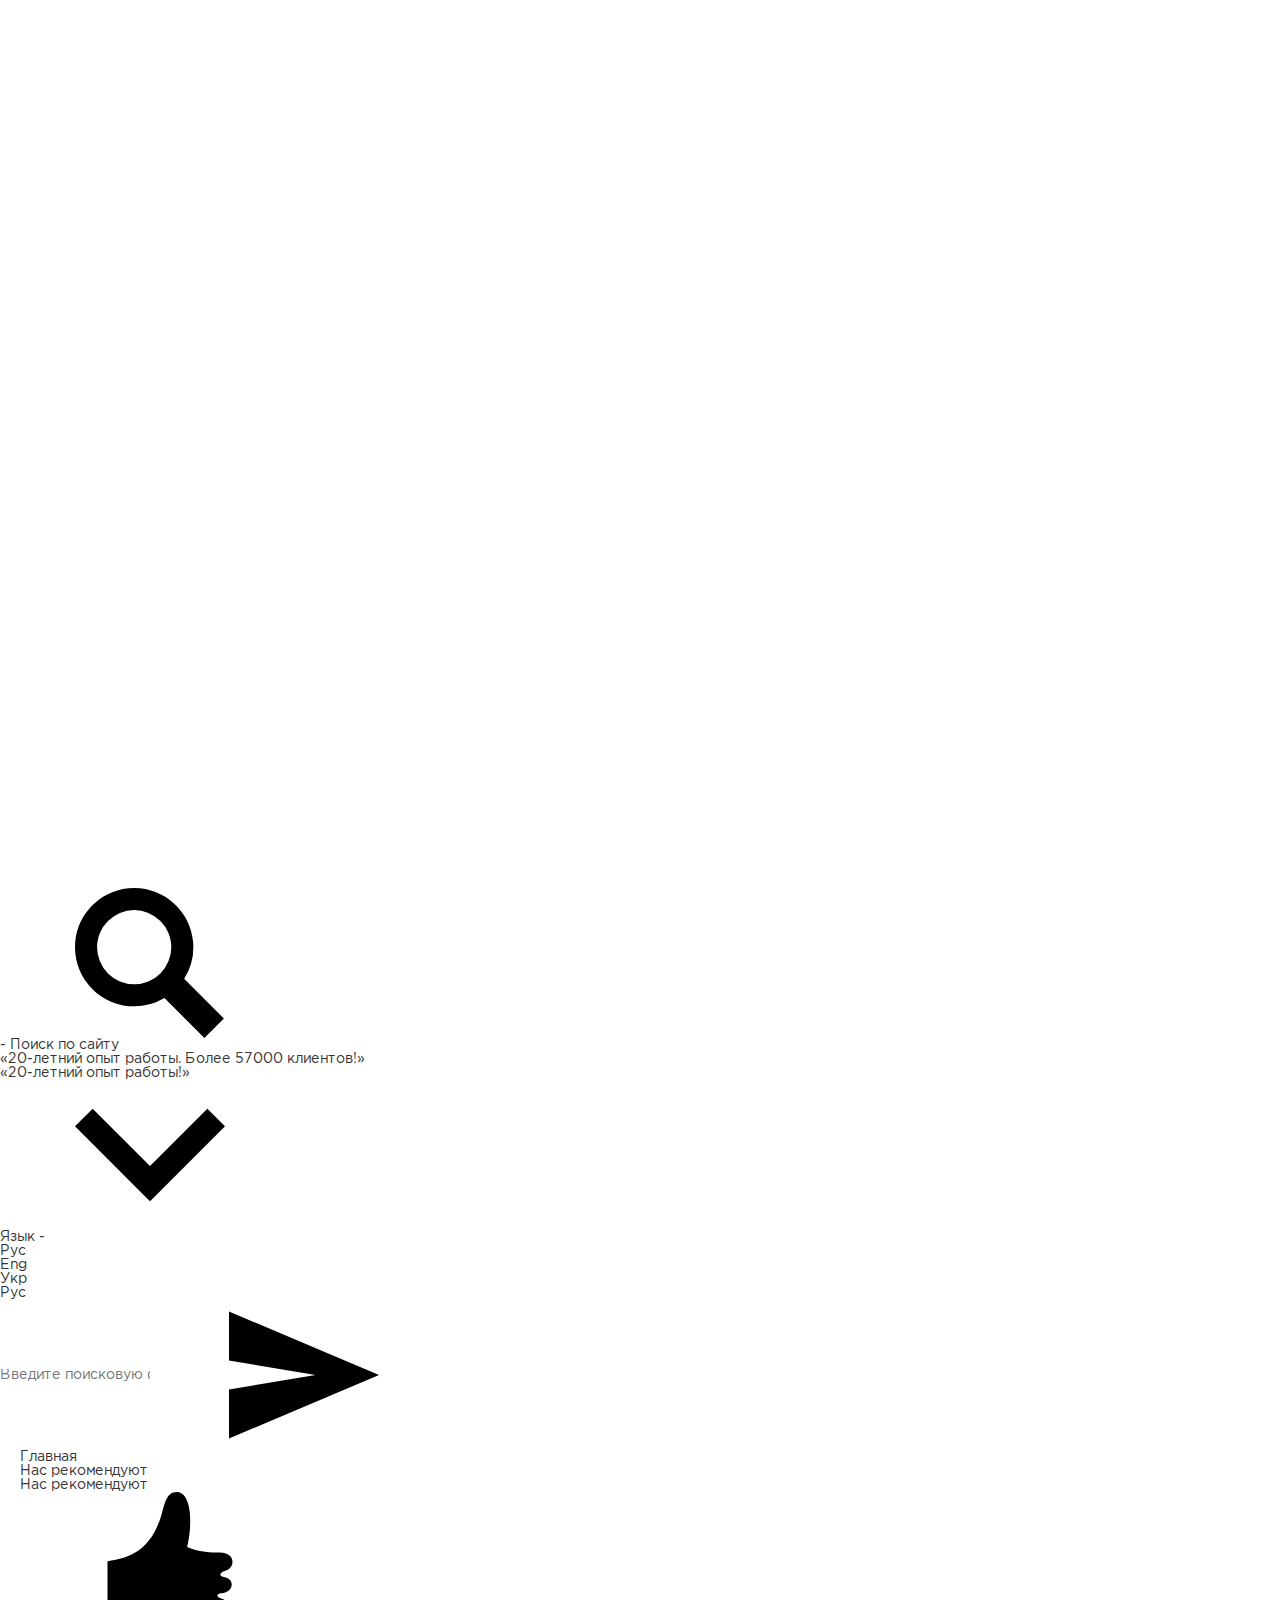
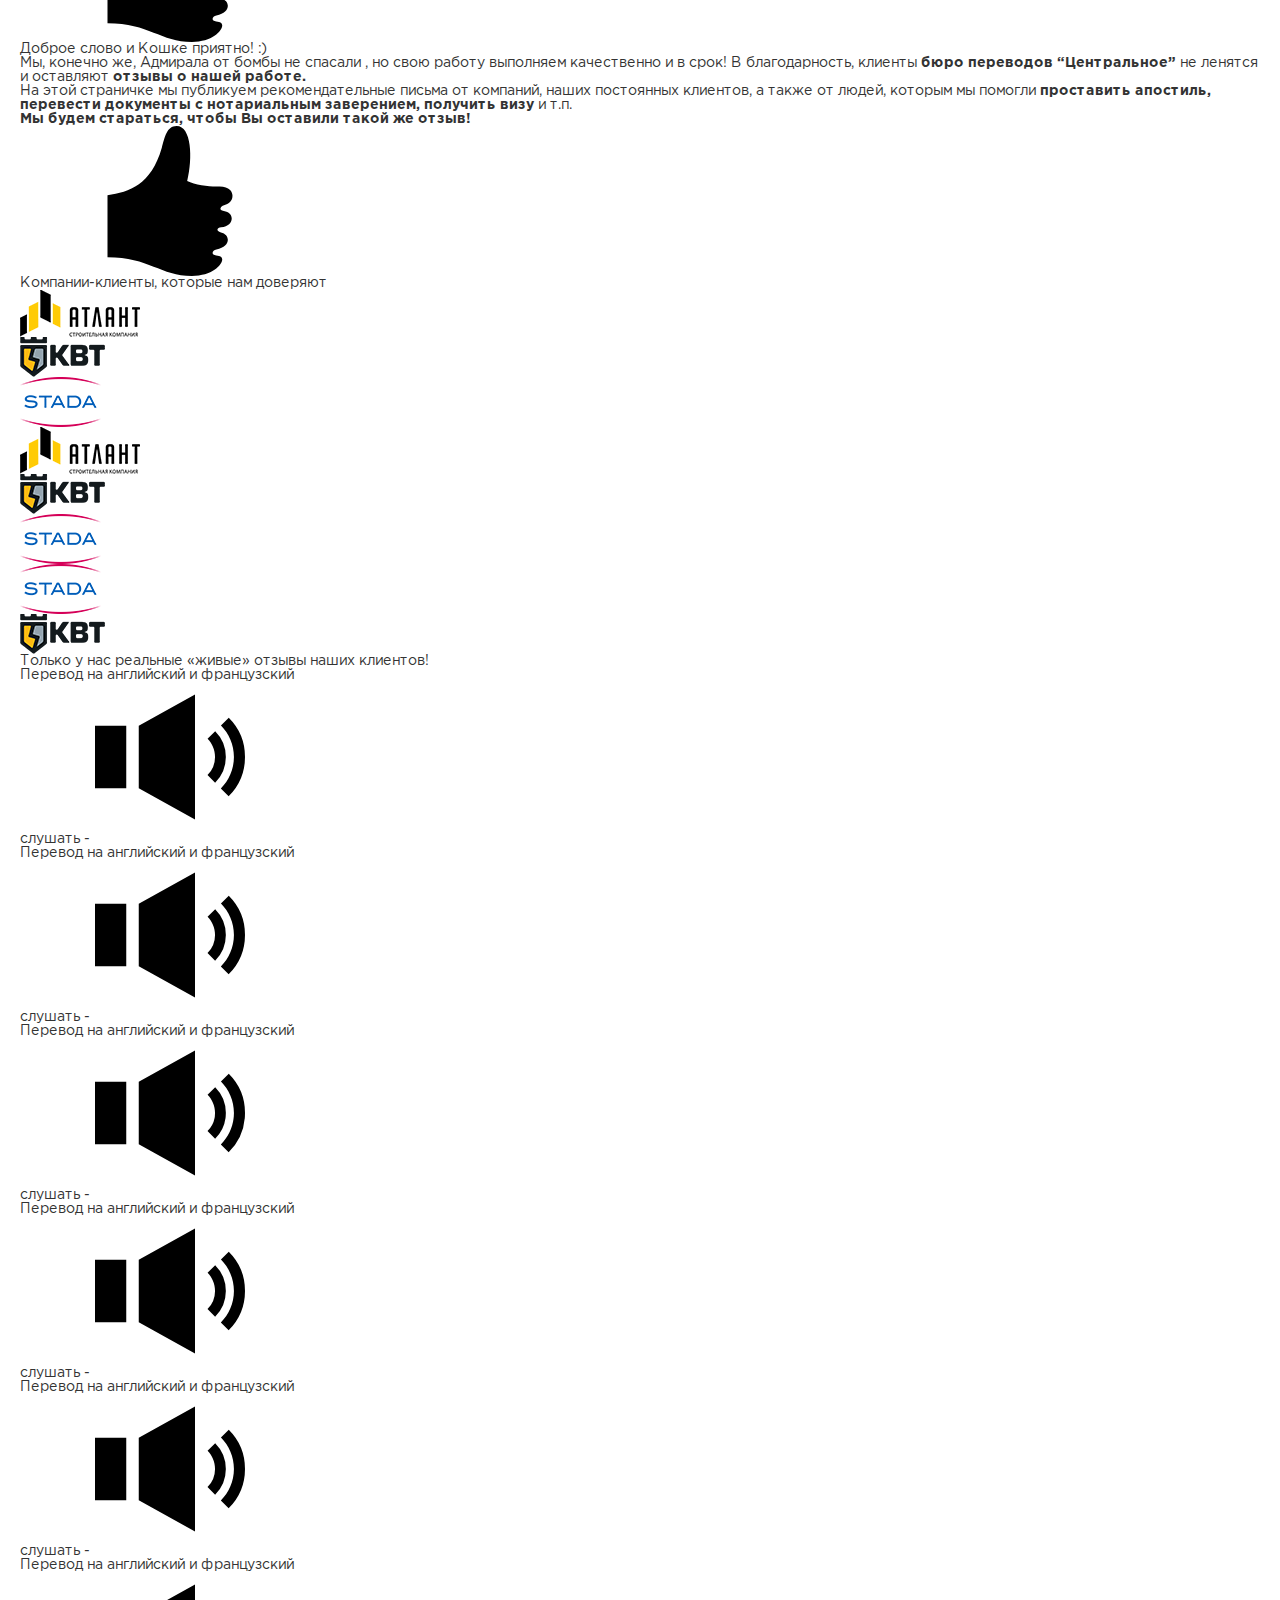
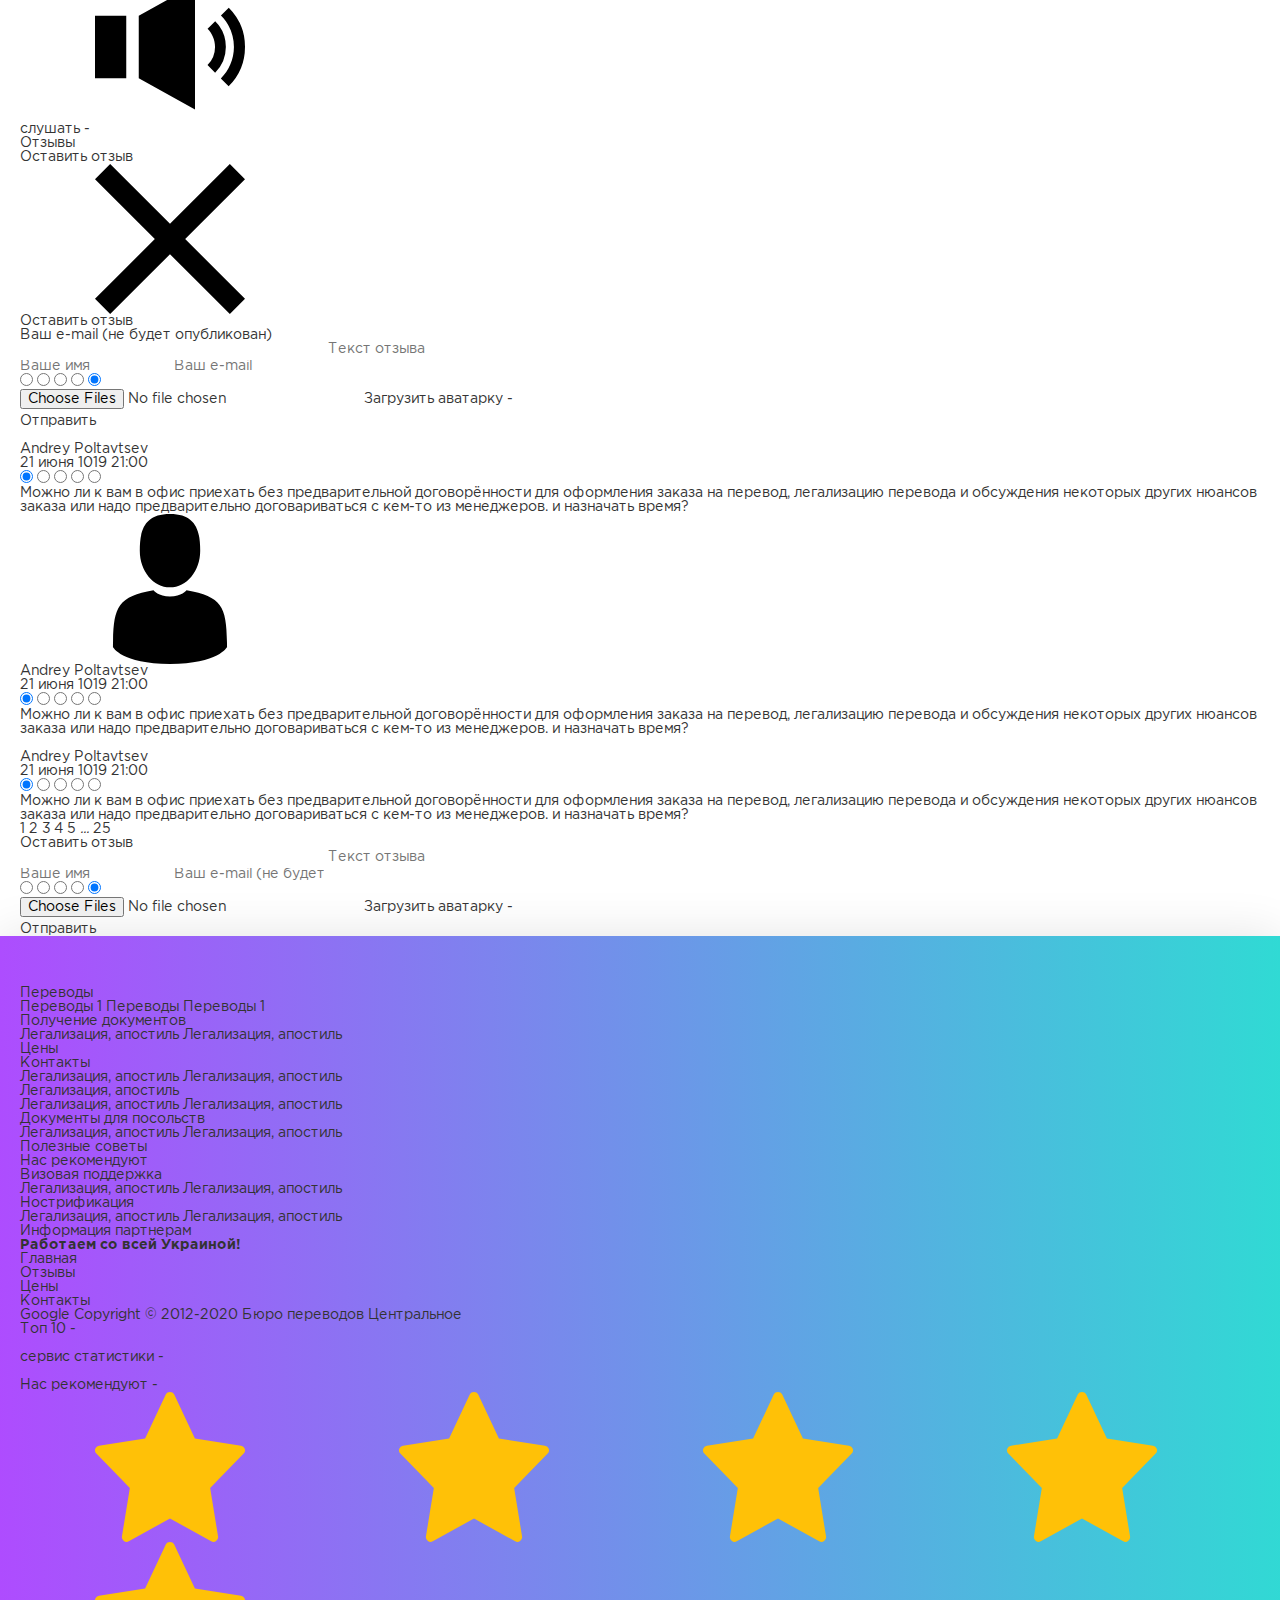
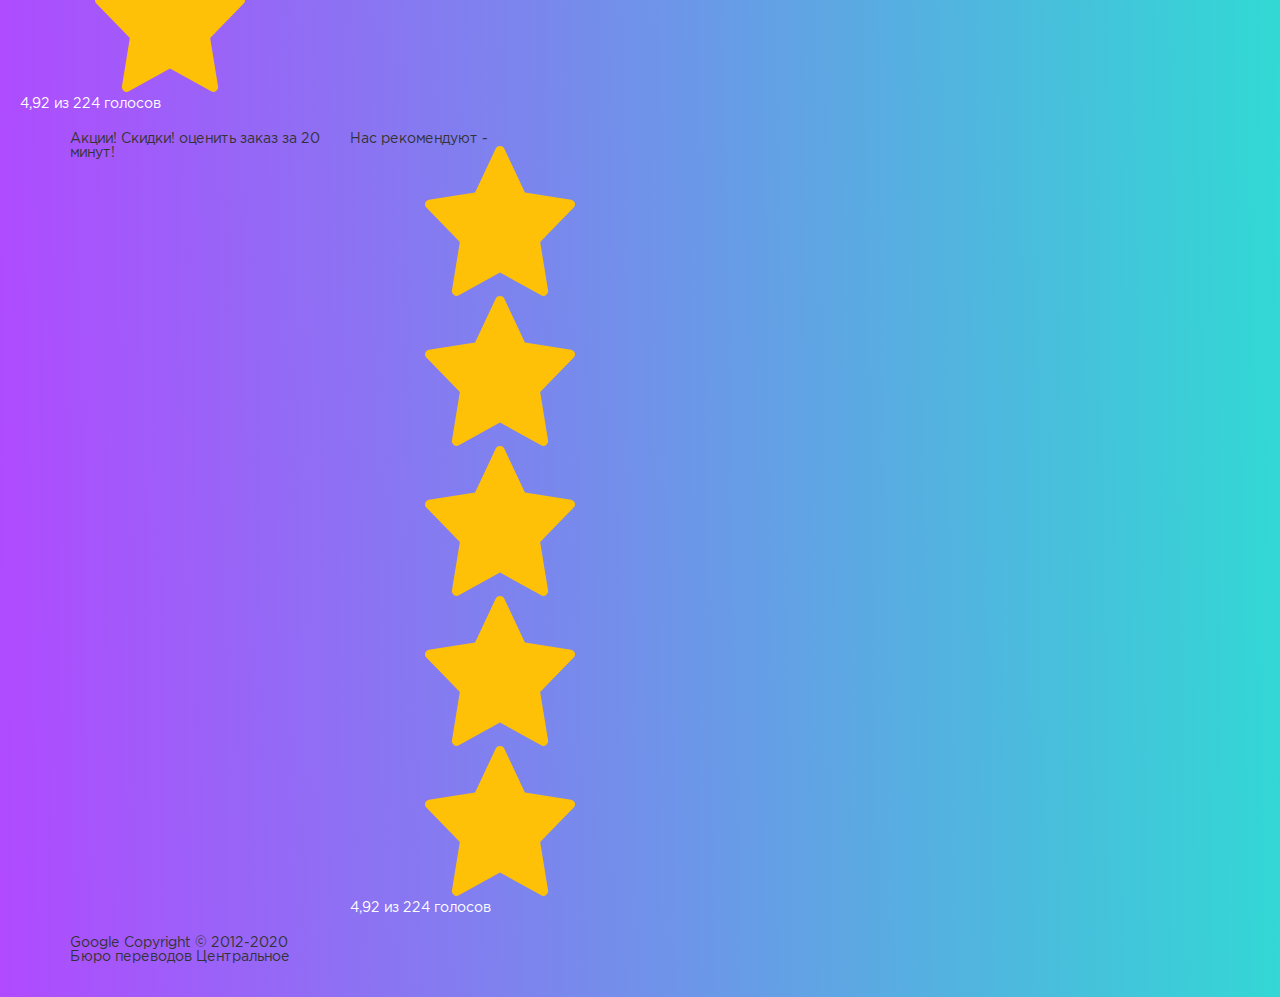
<file: reviews.html>
<!DOCTYPE html>
<html lang="ru">

<head>
    <meta charset="utf-8">
    <meta name="viewport" content="width=device-width, initial-scale=1, shrink-to-fit=no">
    <meta name="description" content="">
    <meta name="author" content="">
    <link rel="icon" href="img/icons/logo.png">

    <title>Бюро переводов "Центральное"</title>

    <!-- Custom styles -->
    <link href="css/styles.min.css" rel="stylesheet">
    <link type="text/css" href="style.css">
</head>

<body>
    <header id="header">
        <div class="header__inner">
            <div class="header__menu">
                <div class="header__menu-wrap">
                    <div class="header__menu-btn">
                        <div class="top-line"></div>
                        <div class="middle-line"></div>
                        <div class="bottom-line"></div>
                    </div>
                    <span class="header__menu-title">- Меню</span>
                </div>
                <nav class="header__menu-bar lazy-background">
                    <div class="menu-bar__head">
                        <div class="header__menu-btn--close">
                            <div class="top-line"></div>
                            <div class="middle-line"></div>
                            <div class="bottom-line"></div>
                        </div>
                        <span class="menu-bar__title">- Меню</span>
                    </div>
                    <div class="menu-bar__links">
                        <a href="#">Акции!<br> Скидки!</a>
                        <a href="#">оценить заказ<br> за 20 минут!</a>
                    </div>
                    <div class="header__menu-divider"></div>
                    <ul>
                        <li class="menu-bar__sub-link">
                            <a href="#">
                                <span>
                                    Переводы
                                </span>
                                <svg class="icon">
                                    <use xlink:href="img/icons/sprite.svg#right-arrow"></use>
                                </svg>
                            </a>
            
                            <ul class="header__menu-sub lazy-background">
                                <li><a href="#">Подменю</a></li>
                                <li><a href="#">Подменю</a></li>
                                <li><a href="#">Подменю</a></li>
                                <li><a href="#">Подменю</a></li>
                                <li><a href="#">Подменю</a></li>
                            </ul>
                        </li>                         
                        <li><a href="#">Легализация,Апостиль</a></li>                       
                        <li><a href="#">Cправки о несудимости</a></li>
                        <li><a href="#">Документы</a></li>
                        <li class="menu-bar__sub-link">
                            <a href="#">
                                <span>
                                    Нострификация
                                </span>
                                <svg class="icon">
                                    <use xlink:href="img/icons/sprite.svg#right-arrow"></use>
                                </svg>
                            </a>
            
                            <ul class="header__menu-sub lazy-background">
                                <li><a href="#">Подменю</a></li>
                                <li><a href="#">Подменю</a></li>
                                <li><a href="#">Подменю</a></li>
                                <li><a href="#">Подменю</a></li>
                                <li><a href="#">Подменю</a></li>
                            </ul>
                        </li>                        
                        <li><a href="#">для посольств</a></li>
                        <li><a href="#">Визовая поддержка</a></li>
                        <li><a href="#">Цены</a></li>
                        <li class="menu-bar__sub-link">
                            <a href="#">
                                <span>
                                    Контакты
                                </span>
                                <svg class="icon">
                                    <use xlink:href="img/icons/sprite.svg#right-arrow"></use>
                                </svg>
                            </a>
            
                            <ul class="header__menu-sub lazy-background">
                                <li><a href="#">Подменю</a></li>
                                <li><a href="#">Подменю</a></li>
                                <li><a href="#">Подменю</a></li>
                                <li><a href="#">Подменю</a></li>
                                <li><a href="#">Подменю</a></li>
                            </ul>
                        </li>  
                    </ul>
                </nav>
            </div>
            <div class="header__wrap">
                <div class="header__top">
                    <a href="#" class="header__top-link">Акции! Скидки!</a>
                    <a href="#" class="header__logo">
                        <img src="img/header-logo.png" alt="">
                    </a>
                    <a href="#" class="header__top-link">оценить заказ за 20 минут!</a>
                </div>
            </div>
            <div class="header__contacts-wrap">
                <div class="header__contacts-inner">
                    <span class="header__contacts-title">Контакты -</span>
                    <div class="header__contacts-btn">
                        <svg class="icon">
                            <use xlink:href="img/icons/sprite.svg#phone"></use>
                        </svg>
                    </div>
                </div>
                <div class="header__contacts-bar">
                    <div class="contacts-bar__head">
                        <span class="contacts-bar__title">Контакты -</span>
                        <div class="header__contacts-btn--close">
                            <svg class="icon">
                                <use xlink:href="img/icons/sprite.svg#btn-close"></use>
                            </svg>
                        </div>
                    </div>
                    <div class="wrap">
                        <svg class="icon">
                            <use xlink:href="img/icons/sprite.svg#phone-call"></use>
                        </svg>
                        <div><a href="tel:+380443531530">+38 050 322-33-93</a></div>
                        <div><a href="tel:+380443531530">+38 050 322-33-93</a></div>
                        <div><a href="tel:+380443531530">+38 050 322-33-93</a></div>
                        <div><a href="tel:+380443531530">+38 050 322-33-93</a></div>
                    </div>
                    <div class="wrap">
                        <svg class="icon">
                            <use xlink:href="img/icons/sprite.svg#mail"></use>
                        </svg>
                        <div><a href="mailto:info@bpcenter.com.ua"
                                class="header__contacts-mail">info@bpcenter.com.ua</a></div>
                        <div><a href="mailto:perevodim.kiev@gmail.com"
                                class="header__contacts-mail">perevodim.kiev@gmail.com</a></div>
                    </div>
                    <div class="wrap">
                        <svg class="icon">
                            <use xlink:href="img/icons/sprite.svg#skype"></use>
                        </svg>
                        <p>info_bpcenter</p>
                        <p>info2_bpcenter</p>
                        <p>live: perevodim.kiev</p>
                    </div>
                    <div class="wrap">
                        <svg class="icon">
                            <use xlink:href="img/icons/sprite.svg#viber"></use>
                        </svg>
                        <a href="tel:+380673226777">+38 067 322-67-77</a>
                    </div>
                    <div class="wrap">
                        <svg class="icon">
                            <use xlink:href="img/icons/sprite.svg#tellegram"></use>
                        </svg>
                        <a href="tel:+380673226777">+38 067 322-67-77</a>
                    </div>
                    <div class="wrap">
                        <svg class="icon">
                            <use xlink:href="img/icons/sprite.svg#gps"></use>
                        </svg>
                        <small>Адрес:</small>
                        <p>г.Киев, ул. Бориса Гринченко
                            дом 4, офис 6, 3-й этаж
                            метро Майдан Незалежностi</p>
                    </div>
                    <div class="contacts-bar__social">
                        <a href="#">
                            <span>
                                <svg class="icon">
                                    <use xlink:href="img/icons/sprite.svg#social-frame"></use>
                                </svg>
                            </span>
                            <i><svg class="icon">
                                    <use xlink:href="img/icons/sprite.svg#facebook"></use>
                                </svg></i>
                        </a>
                        <a href="#">
                            <span>
                                <svg class="icon">
                                    <use xlink:href="img/icons/sprite.svg#social-frame"></use>
                                </svg>
                            </span>
                            <i><svg class="icon">
                                    <use xlink:href="img/icons/sprite.svg#twitter"></use>
                                </svg></i>
                        </a>
                        <a href="#">
                            <span>
                                <svg class="icon">
                                    <use xlink:href="img/icons/sprite.svg#social-frame"></use>
                                </svg>
                            </span>
                            <i><svg class="icon">
                                    <use xlink:href="img/icons/sprite.svg#google-icon"></use>
                                </svg></i>
                        </a>
                        <a href="#">
                            <span><svg class="icon">
                                    <use xlink:href="img/icons/sprite.svg#social-frame"></use>
                                </svg></span>
                            <p>D</p>
                        </a>
                    </div>
                </div>
            </div>
        </div>
        <div class="header__line">
            <div class="header__line-search">
                <div class="line-search__btn">
                    <svg class="icon">
                        <use xlink:href="img/icons/sprite.svg#search"></use>
                    </svg>
                </div>
                <span>- Поиск по сайту</span>
            </div>
            <div class="header__line-title">
                <div class="line-title--desc">«<span>20</span>-летний опыт работы. Более <span>57000</span> клиентов!»</div>
                <div class="line-title--mob">«<span>20</span>-летний опыт работы!»</div>
            </div>
            <div class="header__line-lang">
                <div class="line-lang__btn">
                    <i>
                        <svg class="icon">
                        <use xlink:href="img/icons/sprite.svg#down-arrow"></use>
                        </svg>
                    </i>
                    <p>
                        Язык -
                    </p>                    
                    <span class="line-lang__title">Рус</span>
                    <ul>
                        <li><a href="#">Eng</a></li>
                        <li><a href="#">Укр</a></li>
                        <li class="active"><a href="#">Рус</a></li>
                    </ul>
                </div>
            </div>
            <div class="header__search-form">
                <form>
                    <input type="text" name="input" class="header__search-input" placeholder="Введите поисковую фразу">
                    <button type="submit">
                        <svg class="icon">
                            <use xlink:href="img/icons/sprite.svg#send-icon"></use>
                        </svg>
                    </button>
                </form>
            </div>
        </div>
        <div class="substrate">

        </div>
    </header>
    <main class="main">
        <div class="container">
            <div class="breadcrumbs">
                <ul>
                    <li><a href="#">Главная</a></li>
                    <li class="current"><a href="#">Нас рекомендуют</a></li>
                </ul>
            </div>
            <section class="reviews-banner">
                <div class="reviews-banner__card">
                    <div>
                        <div class="title">Нас рекомендуют</div>
                        <div class="banner__card-pic banner__card-pic--mob lazy-background">
                            <div class="circle-icon">
                                <svg class="icon">
                                    <use xlink:href="img/icons/sprite.svg#thumb-like"></use>
                                </svg>
                            </div>
                        </div>
                        <div>
                            <p>Доброе слово и Кошке приятно! :)</p>
                            <p>
                                Мы, конечно же, <span>Адмирала от бомбы не спасали</span> , но свою работу выполняем
                                качественно и в срок! В благодарность, клиенты <b>бюро переводов “Центральное”</b> не
                                ленятся и оставляют <b> отзывы о нашей работе.</b>
                            </p>
                            <p>
                                На этой страничке мы публикуем рекомендательные письма от компаний, наших постоянных
                                клиентов, а также от людей, которым мы помогли <b>проставить апостиль, перевести
                                    документы с нотариальным заверением, получить визу</b> и т.п.
                            </p>
                            <p><strong>Мы будем стараться, чтобы Вы оставили такой же отзыв!</strong></p>
                        </div>
                    </div>
                    <div>
                        <div class="banner__card-pic lazy-background">
                            <div class="circle-icon">
                                <svg class="icon">
                                    <use xlink:href="img/icons/sprite.svg#thumb-like"></use>
                                </svg>
                            </div>
                        </div>
                    </div>
                </div>
            </section>
            <section class="company">
                <div class="company__inner">
                    <div class="caption">Компании-клиенты, которые нам доверяют</div>
                    <div class="slider-container">
                        <div class="swiper-container company__slider">
                            <div class="swiper-wrapper">
                                <div class="swiper-slide">
                                    <img src="img/logos/atlant-logo.png" alt="">
                                </div>
                                <div class="swiper-slide">
                                    <img src="img/logos/kvt-logo.png" alt="">
                                </div>
                                <div class="swiper-slide">
                                    <img src="img/logos/stada-logo.png" alt="">
                                </div>
                                <div class="swiper-slide">
                                    <img src="img/logos/atlant-logo.png" alt="">
                                </div>
                                <div class="swiper-slide">
                                    <img src="img/logos/kvt-logo.png" alt="">
                                </div>
                                <div class="swiper-slide">
                                    <img src="img/logos/stada-logo.png" alt="">
                                </div>
                                <div class="swiper-slide">
                                    <img src="img/logos/stada-logo.png" alt="">
                                </div>
                                <div class="swiper-slide">
                                    <img src="img/logos/kvt-logo.png" alt="">
                                </div>
                            </div>
                        </div>
                        <!-- Add Arrows -->
                        <div class="swiper-button-next company-btn-next"></div>
                        <div class="swiper-button-prev company-btn-prev"></div>
                    </div>
                </div>
            </section>
            <section class="audio-reviews">
                <div class="audio-reviews__inner lazy-background">
                    <div class="caption">Только у нас реальные «живые» отзывы наших клиентов!</div>
                    <div class="slider-container">
                        <div class="swiper-container audio-reviews__slider">
                            <div class="swiper-wrapper">
                                <div class="swiper-slide">
                                    <div class="swiper-slide__inner">
                                        <p class="audio-player__title">Перевод на английский
                                            и французский</p>
                                        <div class="audio-player">
                                            <div class="audio-player__speaker">
                                                <svg class="icon">
                                                    <use xlink:href="img/icons/sprite.svg#speaker-icon"></use>
                                                </svg>
                                            </div>
                                            <div class="audio-payer__wrap">
                                                <span>слушать -</span>
                                                <audio preload="auto"
                                                    src="http://audio.ngfiles.com/152000/152047_ParagonX9___Chaoz_Impact.mp3"></audio>
                                            </div>
                                        </div>
                                    </div>
                                </div>
                                <div class="swiper-slide">
                                    <div class="swiper-slide__inner">
                                        <p class="audio-player__title">Перевод на английский
                                            и французский</p>
                                        <div class="audio-player">
                                            <div class="audio-player__speaker">
                                                <svg class="icon">
                                                    <use xlink:href="img/icons/sprite.svg#speaker-icon"></use>
                                                </svg>
                                            </div>
                                            <div class="audio-payer__wrap">
                                                <span>слушать -</span>
                                                <audio preload="auto"
                                                    src="http://audio.ngfiles.com/152000/152047_ParagonX9___Chaoz_Impact.mp3"></audio>
                                            </div>
                                        </div>
                                    </div>
                                </div>
                                <div class="swiper-slide">
                                    <div class="swiper-slide__inner">
                                        <p class="audio-player__title">Перевод на английский
                                            и французский</p>
                                        <div class="audio-player">
                                            <div class="audio-player__speaker">
                                                <svg class="icon">
                                                    <use xlink:href="img/icons/sprite.svg#speaker-icon"></use>
                                                </svg>
                                            </div>
                                            <div class="audio-payer__wrap">
                                                <span>слушать -</span>
                                                <audio preload="auto"
                                                    src="http://audio.ngfiles.com/152000/152047_ParagonX9___Chaoz_Impact.mp3"></audio>
                                            </div>
                                        </div>
                                    </div>
                                </div>
                                <div class="swiper-slide">
                                    <div class="swiper-slide__inner">
                                        <p class="audio-player__title">Перевод на английский
                                            и французский</p>
                                        <div class="audio-player">
                                            <div class="audio-player__speaker">
                                                <svg class="icon">
                                                    <use xlink:href="img/icons/sprite.svg#speaker-icon"></use>
                                                </svg>
                                            </div>
                                            <div class="audio-payer__wrap">
                                                <span>слушать -</span>
                                                <audio preload="auto"
                                                    src="http://audio.ngfiles.com/152000/152047_ParagonX9___Chaoz_Impact.mp3"></audio>
                                            </div>
                                        </div>
                                    </div>
                                </div>
                                <div class="swiper-slide">
                                    <div class="swiper-slide__inner">
                                        <p class="audio-player__title">Перевод на английский
                                            и французский</p>
                                        <div class="audio-player">
                                            <div class="audio-player__speaker">
                                                <svg class="icon">
                                                    <use xlink:href="img/icons/sprite.svg#speaker-icon"></use>
                                                </svg>
                                            </div>
                                            <div class="audio-payer__wrap">
                                                <span>слушать -</span>
                                                <audio preload="auto"
                                                    src="http://audio.ngfiles.com/152000/152047_ParagonX9___Chaoz_Impact.mp3"></audio>
                                            </div>
                                        </div>
                                    </div>
                                </div>
                                <div class="swiper-slide">
                                    <div class="swiper-slide__inner">
                                        <p class="audio-player__title">Перевод на английский
                                            и французский</p>
                                        <div class="audio-player">
                                            <div class="audio-player__speaker">
                                                <svg class="icon">
                                                    <use xlink:href="img/icons/sprite.svg#speaker-icon"></use>
                                                </svg>
                                            </div>
                                            <div class="audio-payer__wrap">
                                                <span>слушать -</span>
                                                <audio preload="auto"
                                                    src="http://audio.ngfiles.com/152000/152047_ParagonX9___Chaoz_Impact.mp3"></audio>
                                            </div>
                                        </div>
                                    </div>
                                </div>
                            </div>
                        </div>
                        <!-- Add Arrows -->
                        <div class="swiper-button-next audio-reviews-next"></div>
                        <div class="swiper-button-prev audio-reviews-prev"></div>
                    </div>
                </div>
            </section>
            <section class="reviews">
                <div class="wrapper">
                    <div class="reviews__block">
                        <div class="reviews__block-head">
                            <div class="title">Отзывы</div>
                            <a href="#" class="reviews__block-link modal-open-btn" data-modal="reviews-form-modal">Оставить отзыв</a>
                            <div class="modal" data-modal="reviews-form-modal">
                                <div class="modal-content">
                                    <div class="modal-close-btn">
                                        <svg class="icon">
                                            <use xlink:href="img/icons/sprite.svg#btn-close"></use>
                                        </svg>
                                    </div>
                                    <div class="reviews__form">
                                        <div class="title">Оставить отзыв</div>
                                        <p>Ваш e-mail (не будет опубликован)</p>
                                        <form>
                                            <input type="text" placeholder="Ваше имя" class="form-input" required>
                                            <input type="text" placeholder="Ваш e-mail" class="form-input" required>
                                            <textarea placeholder="Текст отзыва"></textarea>
                                            <div class="reviews__form-wrap">
                                                <div class="rating__wrapper">
                                                    <div class="rating__group">
                                                        <input class="rating__star" type="radio" name="rating3" value="1"
                                                            aria-label="Ужасно" checked>
                                                        <input class="rating__star" type="radio" name="rating3" value="2"
                                                            aria-label="Сносно" checked>
                                                        <input class="rating__star" type="radio" name="rating3" value="3"
                                                            aria-label="Нормально" checked>
                                                        <input class="rating__star" type="radio" name="rating3" value="4"
                                                            aria-label="Хорошо" checked>
                                                        <input class="rating__star" type="radio" name="rating3" value="5"
                                                            aria-label="Отлично" checked>
                                                    </div>
                                                </div>
                                                <div class="field">
                                                    <input type="file" name="file-1[]" id="file-1" class="inputfile visually-hidden"
                                                        data-multiple-caption="{count} files selected" multiple />
                                                    <label for="file-1" class="inputfile-custom">
                                                        <span>Загрузить аватарку -</span>
                                                    </label>
                                                </div>
                                            </div>
                                            <button class="btn" data-text="Отправить">Отправить</button>
                                        </form>
                                    </div>
                                </div>
                            </div>
                            <!-- Подложка под модальным окном -->
                            <div class="modal-overlay"></div>
                        </div>
                        <div class="reviews__item">
                            <div>
                                <div class="reviews__item-pic">
                                    <div class="item-pic--public">
                                        <img class="lazy"
                                            src="[data-uri]"
                                            data-src="img/@1x/reviews-user.jpg"
                                            data-srcset="img/@1x/reviews-user.jpg 1x, img/@2x/reviews-user.jpg 2x"
                                            alt="">
                                    </div>
                                </div>
                            </div>
                            <div>
                                <div class="reviews__item-head">
                                    <p class="item-head__title">Andrey Poltavtsev</p>
                                    <div class="item-head__time">
                                        <time>21 июня 1019 21:00</time>
                                    </div>
                                    <div class="rating__group">
                                        <input class="rating__star" type="radio" name="rating1" value="1"
                                            aria-label="Ужасно" checked>
                                        <input class="rating__star" type="radio" name="rating1" value="2"
                                            aria-label="Сносно">
                                        <input class="rating__star" type="radio" name="rating1" value="3"
                                            aria-label="Нормально">
                                        <input class="rating__star" type="radio" name="rating1" value="4"
                                            aria-label="Хорошо">
                                        <input class="rating__star" type="radio" name="rating1" value="5"
                                            aria-label="Отлично">
                                    </div>
                                </div>
                                <div class="reviews__item-text">
                                    <p>Можно ли к вам в офис приехать без предварительной договорённости для оформления
                                        заказа на перевод, легализацию перевода и
                                        обсуждения некоторых других нюансов заказа или надо
                                        предварительно договариваться с кем-то из менеджеров.
                                        и назначать время?</p>
                                </div>
                            </div>
                        </div>
                        <div class="reviews__item">
                            <div>
                                <div class="reviews__item-pic">
                                    <div class="item-pic--anonym">
                                        <svg class="icon">
                                            <use xlink:href="img/icons/sprite.svg#man-user"></use>
                                        </svg>
                                    </div>
                                </div>
                            </div>
                            <div>
                                <div class="reviews__item-head">
                                    <p class="item-head__title">Andrey Poltavtsev</p>
                                    <div class="item-head__time">
                                        <time>21 июня 1019 21:00</time>
                                    </div>
                                    <div class="rating__group">
                                        <input class="rating__star" type="radio" name="rating2" value="1"
                                            aria-label="Ужасно" checked>
                                        <input class="rating__star" type="radio" name="rating2" value="2"
                                            aria-label="Сносно">
                                        <input class="rating__star" type="radio" name="rating2" value="3"
                                            aria-label="Нормально">
                                        <input class="rating__star" type="radio" name="rating2" value="4"
                                            aria-label="Хорошо">
                                        <input class="rating__star" type="radio" name="rating2" value="5"
                                            aria-label="Отлично">
                                    </div>
                                </div>
                                <div class="reviews__item-text">
                                    <p>Можно ли к вам в офис приехать без предварительной договорённости для оформления
                                        заказа на перевод, легализацию перевода и
                                        обсуждения некоторых других нюансов заказа или надо
                                        предварительно договариваться с кем-то из менеджеров.
                                        и назначать время?</p>
                                </div>
                            </div>
                        </div>
                        <div class="reviews__item">
                            <div>
                                <div class="reviews__item-pic">
                                    <div class="item-pic--public">
                                        <img class="lazy"
                                            src="[data-uri]"
                                            data-src="img/@1x/reviews-user.jpg"
                                            data-srcset="img/@1x/reviews-user.jpg 1x, img/@2x/reviews-user.jpg 2x"
                                            alt="">
                                    </div>
                                </div>
                            </div>
                            <div>
                                <div class="reviews__item-head">
                                    <p class="item-head__title">Andrey Poltavtsev</p>
                                    <div class="item-head__time">
                                        <time>21 июня 1019 21:00</time>
                                    </div>
                                    <div class="rating__group">
                                        <input class="rating__star" type="radio" name="rating3" value="1"
                                            aria-label="Ужасно" checked>
                                        <input class="rating__star" type="radio" name="rating3" value="2"
                                            aria-label="Сносно">
                                        <input class="rating__star" type="radio" name="rating3" value="3"
                                            aria-label="Нормально">
                                        <input class="rating__star" type="radio" name="rating3" value="4"
                                            aria-label="Хорошо">
                                        <input class="rating__star" type="radio" name="rating3" value="5"
                                            aria-label="Отлично">
                                    </div>
                                </div>
                                <div class="reviews__item-text">
                                    <p>Можно ли к вам в офис приехать без предварительной договорённости для оформления
                                        заказа на перевод, легализацию перевода и
                                        обсуждения некоторых других нюансов заказа или надо
                                        предварительно договариваться с кем-то из менеджеров.
                                        и назначать время?</p>
                                </div>
                            </div>
                        </div>
                        <div class="reviews__pagination">
                            <span class="current"><a href="#">1</a></span>
                            <span><a href="#">2</a></span>
                            <span><a href="#">3</a></span>
                            <span><a href="#">4</a></span>
                            <span><a href="#">5</a></span>
                            <i>...</i>
                            <span class="last current"><a href="#">25</a></span>
                        </div>
                    </div>
                    <div>
                        <div class="reviews__form">
                            <div class="title">Оставить отзыв</div>
                            <form>
                                <input type="text" placeholder="Ваше имя" class="form-input" required>
                                <input type="text" placeholder="Ваш e-mail (не будет опубликован)" class="form-input" required>
                                <textarea placeholder="Текст отзыва"></textarea>
                                <div class="reviews__form-wrap">
                                    <div class="rating__wrapper">
                                        <div class="rating__group">
                                            <input class="rating__star" type="radio" name="rating3" value="1"
                                                aria-label="Ужасно" checked>
                                            <input class="rating__star" type="radio" name="rating3" value="2"
                                                aria-label="Сносно" checked>
                                            <input class="rating__star" type="radio" name="rating3" value="3"
                                                aria-label="Нормально" checked>
                                            <input class="rating__star" type="radio" name="rating3" value="4"
                                                aria-label="Хорошо" checked>
                                            <input class="rating__star" type="radio" name="rating3" value="5"
                                                aria-label="Отлично" checked>
                                        </div>
                                    </div>
                                    <div class="field">
                                        <input type="file" name="file-1[]" id="file-1" class="inputfile visually-hidden"
                                            data-multiple-caption="{count} files selected" multiple />
                                        <label for="file-1" class="inputfile-custom">
                                            <span>Загрузить аватарку -</span>
                                        </label>
                                    </div>
                                </div>
                                <button class="btn" data-text="Отправить">Отправить</button>
                            </form>
                        </div>
                    </div>
                </div>
            </section>
        </div>
    </main>

    <footer class="footer">
        <div class="container">
            <div class="footer__line" data-bg="img/footer-line-1.png"></div>
            <div class="footer__nav">
                <div class="footer__col">
                    <div class="footer__item">
                        <div class="footer__item-btn--js footer__item-title">
                            <span>Переводы</span>
                        </div>
                        <div class="footer__item-list">
                            <a href="#">Переводы 1</a>
                            <a href="#">Переводы Переводы 1</a>
                        </div>
                    </div>

                    <div class="footer__item">
                        <div class="footer__item-btn--js footer__item-title"><span>Получение документов</span></div>
                        <div class="footer__item-list">
                            <a href="#">Легализация, апостиль</a>
                            <a href="#">Легализация, апостиль</a>
                        </div>
                    </div>

                    <div class="footer__item">
                        <div class="footer__item-title"><a href="#">Цены</a></div>
                    </div>
                </div>
                <div class="footer__col">
                    <div class="footer__item">
                        <div class="footer__item-btn--js footer__item-title"><span>Контакты</span></div>
                        <div class="footer__item-list">
                            <a href="#">Легализация, апостиль</a>
                            <a href="#">Легализация, апостиль</a>
                        </div>
                    </div>

                    <div class="footer__item">
                        <div class="footer__item-btn--js footer__item-title"><span>Легализация, апостиль</span></div>
                        <div class="footer__item-list">
                            <a href="#">Легализация, апостиль</a>
                            <a href="#">Легализация, апостиль</a>
                        </div>
                    </div>

                    <div class="footer__item">
                        <div class="footer__item-btn--js footer__item-title"><span>Документы для посольств</span></div>
                        <div class="footer__item-list">
                            <a href="#">Легализация, апостиль</a>
                            <a href="#">Легализация, апостиль</a>
                        </div>
                    </div>
                </div>
                <div class="footer__col">
                    <div class="footer__item">
                        <div class="footer__item-title"><a href="#">Полезные советы</a></div>
                    </div>

                    <div class="footer__item">
                        <div class="footer__item-title"><a href="#">Нас рекомендуют</a></div>
                    </div>

                    <div class="footer__item">
                        <div class="footer__item-btn--js footer__item-title"><span>Визовая поддержка</span></div>
                        <div class="footer__item-list">
                            <a href="#">Легализация, апостиль</a>
                            <a href="#">Легализация, апостиль</a>
                        </div>
                    </div>
                </div>
                <div class="footer__col">
                    <div class="footer__item">
                        <div class="footer__item-btn--js footer__item-title"><span>Нострификация</span></div>
                        <div class="footer__item-list">
                            <a href="#">Легализация, апостиль</a>
                            <a href="#">Легализация, апостиль</a>
                        </div>
                    </div>

                    <div class="footer__item">
                        <div class="footer__item-title"><a href="#">Информация партнерам</a></div>
                    </div>

                    <div class="footer__item">
                        <div class="footer__item-title"><a href="#"><strong>Работаем со всей Украиной!</strong></a>
                        </div>
                    </div>
                </div>
            </div>
            <ul class="footer__nav--mob">
                <li><a href="#">Главная</a></li>
                <li><a href="#">Отзывы</a></li>
                <li><a href="#">Цены</a></li>
                <li><a href="#">Контакты</a></li>
            </ul>
            <div class="footer__line footer__line--desc" data-bg="img/footer-line-2.png"></div>
            <div class="footer__info">
                <div class="footer__copy">Google Copyright © 2012-2020 Бюро переводов Центральное</div>
                <div class="footer__info-wrap">
                    <div class="footer__info-item">
                        <span>Топ 10 -</span>
                        <div class="item-logo">
                            <img class="lazy"
                                src="[data-uri]"
                                data-src="img/@1x/logo-bigmirnet.png"
                                data-srcset="img/@1x/logo-bigmirnet.png 1x, img/@2x/logo-bigmirnet.png 2x" alt="">
                        </div>
                    </div>
                    <div class="footer__info-item">
                        <span>сервис статистики -</span>
                        <div class="item-logo">
                            <img class="lazy"
                                src="[data-uri]"
                                data-src="img/@1x/li-logo.png"
                                data-srcset="img/@1x/li-logo.png 1x, img/@2x/li-logo.png 2x" alt="">
                        </div>
                    </div>
                    <div class="footer__info-item">
                        <span>Нас рекомендуют -</span>
                        <div class="item-stars">
                            <i>
                                <svg class="icon">
                                    <use xlink:href="img/icons/sprite.svg#star-icon"></use>
                                </svg>
                            </i>
                            <i>
                                <svg class="icon">
                                    <use xlink:href="img/icons/sprite.svg#star-icon"></use>
                                </svg>
                            </i>
                            <i>
                                <svg class="icon">
                                    <use xlink:href="img/icons/sprite.svg#star-icon"></use>
                                </svg>
                            </i>
                            <i>
                                <svg class="icon">
                                    <use xlink:href="img/icons/sprite.svg#star-icon"></use>
                                </svg>
                            </i>
                            <i>
                                <svg class="icon">
                                    <use xlink:href="img/icons/sprite.svg#star-icon"></use>
                                </svg>
                            </i>
                        </div>
                        <p>4,92 из 224 голосов</p>
                    </div>
                </div>
            </div>
            <div class="footer__inner--mob footer__inner">
                <div class="footer-btns">
                    <a href="#">Акции! Скидки!</a>
                    <a href="#">оценить заказ
                        за 20 минут!</a>
                </div>
                <div class="footer__info-item">
                    <span>Нас рекомендуют -</span>
                    <div class="item-stars">
                        <i>
                            <svg class="icon">
                                <use xlink:href="img/icons/sprite.svg#star-icon"></use>
                            </svg>
                        </i>
                        <i>
                            <svg class="icon">
                                <use xlink:href="img/icons/sprite.svg#star-icon"></use>
                            </svg>
                        </i>
                        <i>
                            <svg class="icon">
                                <use xlink:href="img/icons/sprite.svg#star-icon"></use>
                            </svg>
                        </i>
                        <i>
                            <svg class="icon">
                                <use xlink:href="img/icons/sprite.svg#star-icon"></use>
                            </svg>
                        </i>
                        <i>
                            <svg class="icon">
                                <use xlink:href="img/icons/sprite.svg#star-icon"></use>
                            </svg>
                        </i>
                    </div>
                    <p>4,92 из 224 голосов</p>
                </div>
                <div class="footer__logos--mob">
                    <div class="item-logo">
                        <img class="lazy"
                            src="[data-uri]"
                            data-src="img/@1x/logo-bigmirnet.png"
                            data-srcset="img/@1x/logo-bigmirnet.png 1x, img/@2x/logo-bigmirnet.png 2x" alt="">
                    </div>
                    <div class="item-logo">
                        <img class="lazy"
                            src="[data-uri]"
                            data-src="img/@1x/li-logo.png" data-srcset="img/@1x/li-logo.png 1x, img/@2x/li-logo.png 2x"
                            alt="">
                    </div>
                </div>
                <div class="footer__line" data-bg="img/footer-line-2.png"></div>
                <div class="footer__copy">Google Copyright © 2012-2020 Бюро переводов Центральное</div>
            </div>
        </div>
    </footer>
    <script src="https://code.jquery.com/jquery-3.2.1.min.js"></script>

    <script src="js/scripts.min.js"></script>
    <script src="js/audio.min.js"></script>

    <script src="js/myscripts.js"></script>
</body>

</html>
</file>
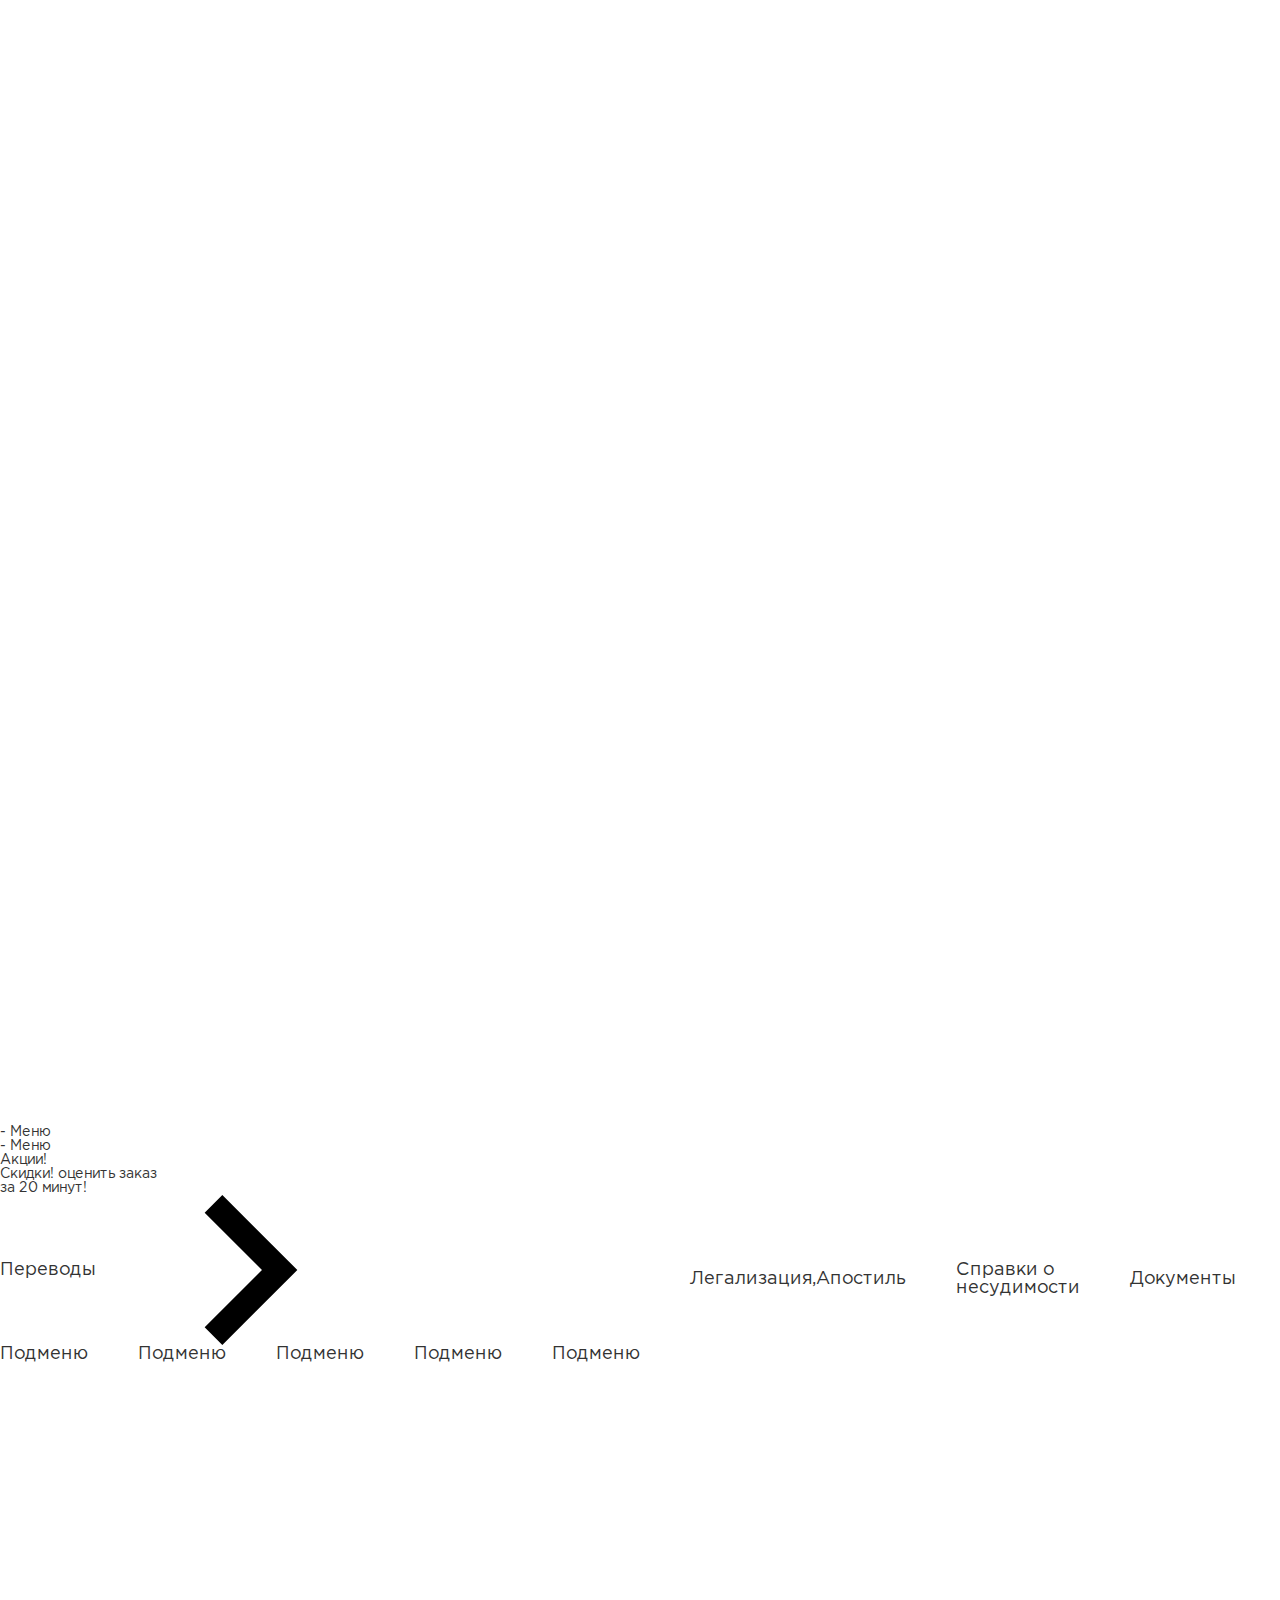
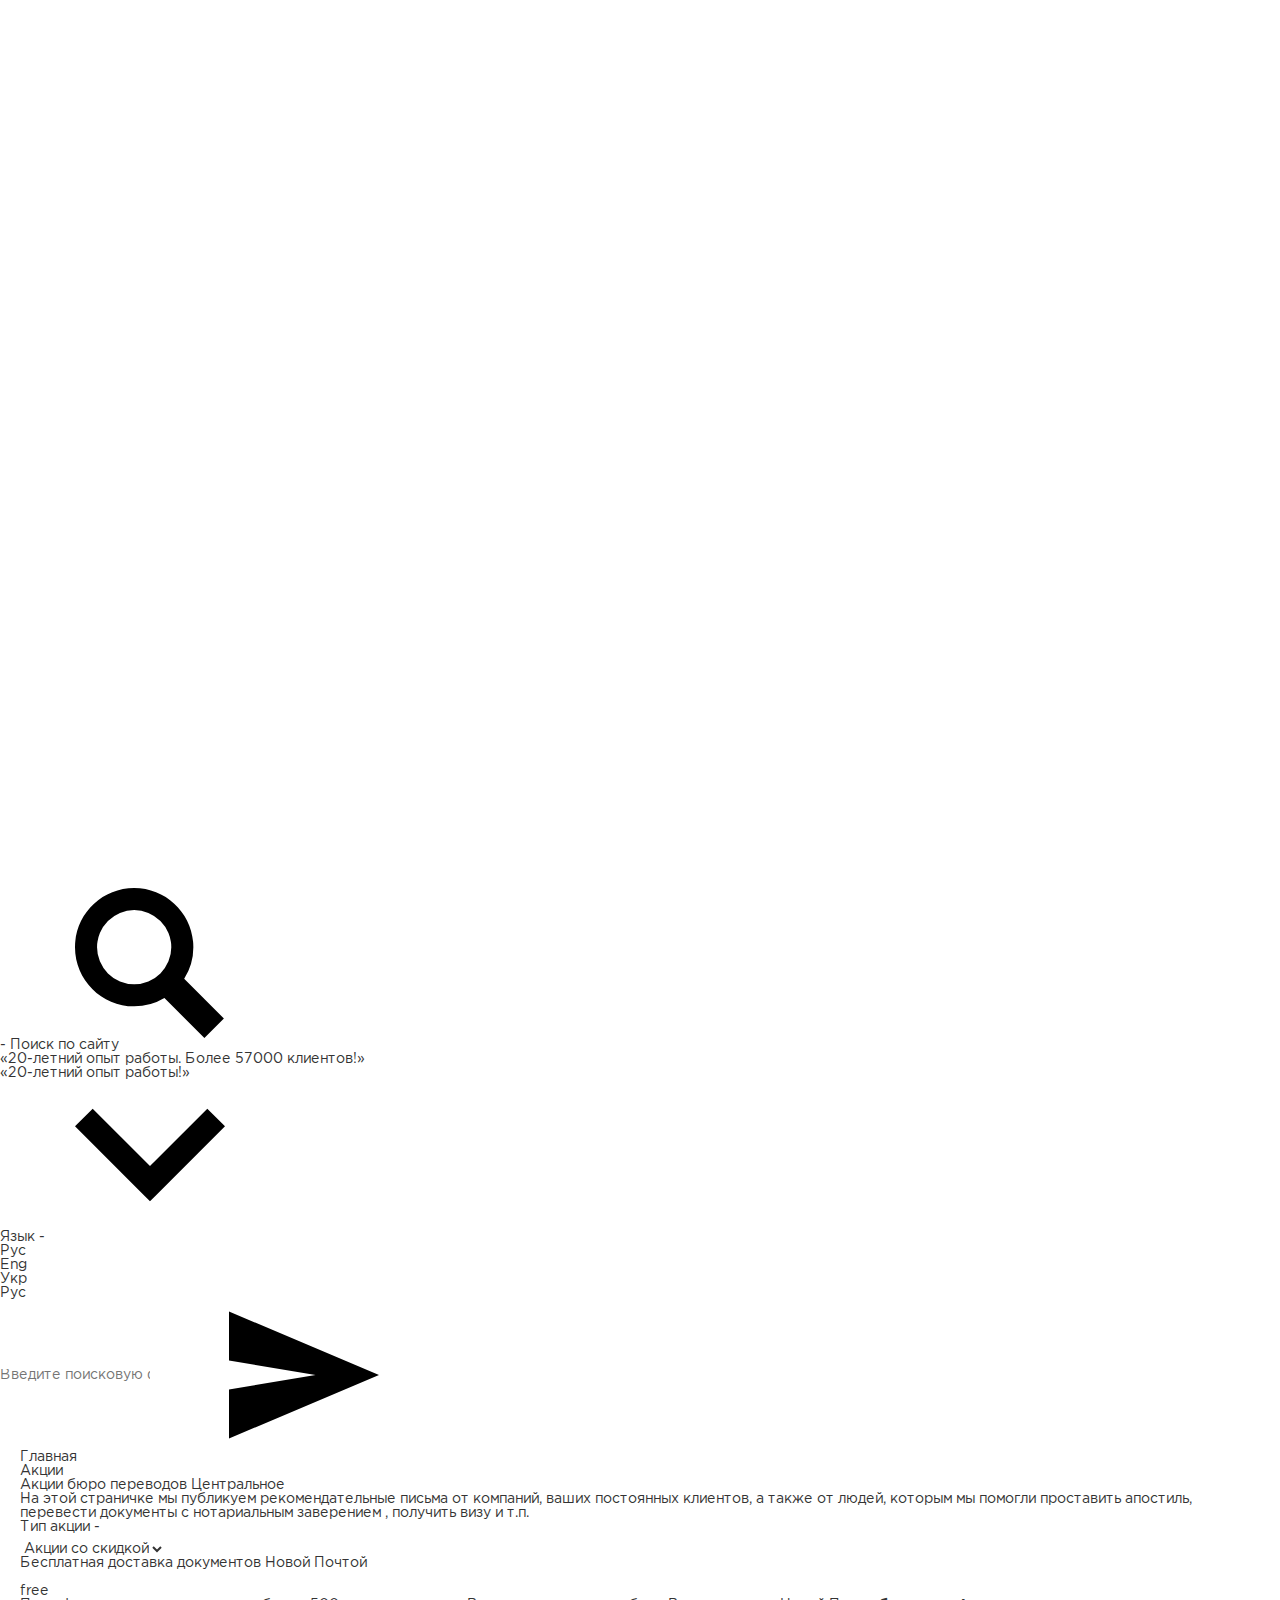
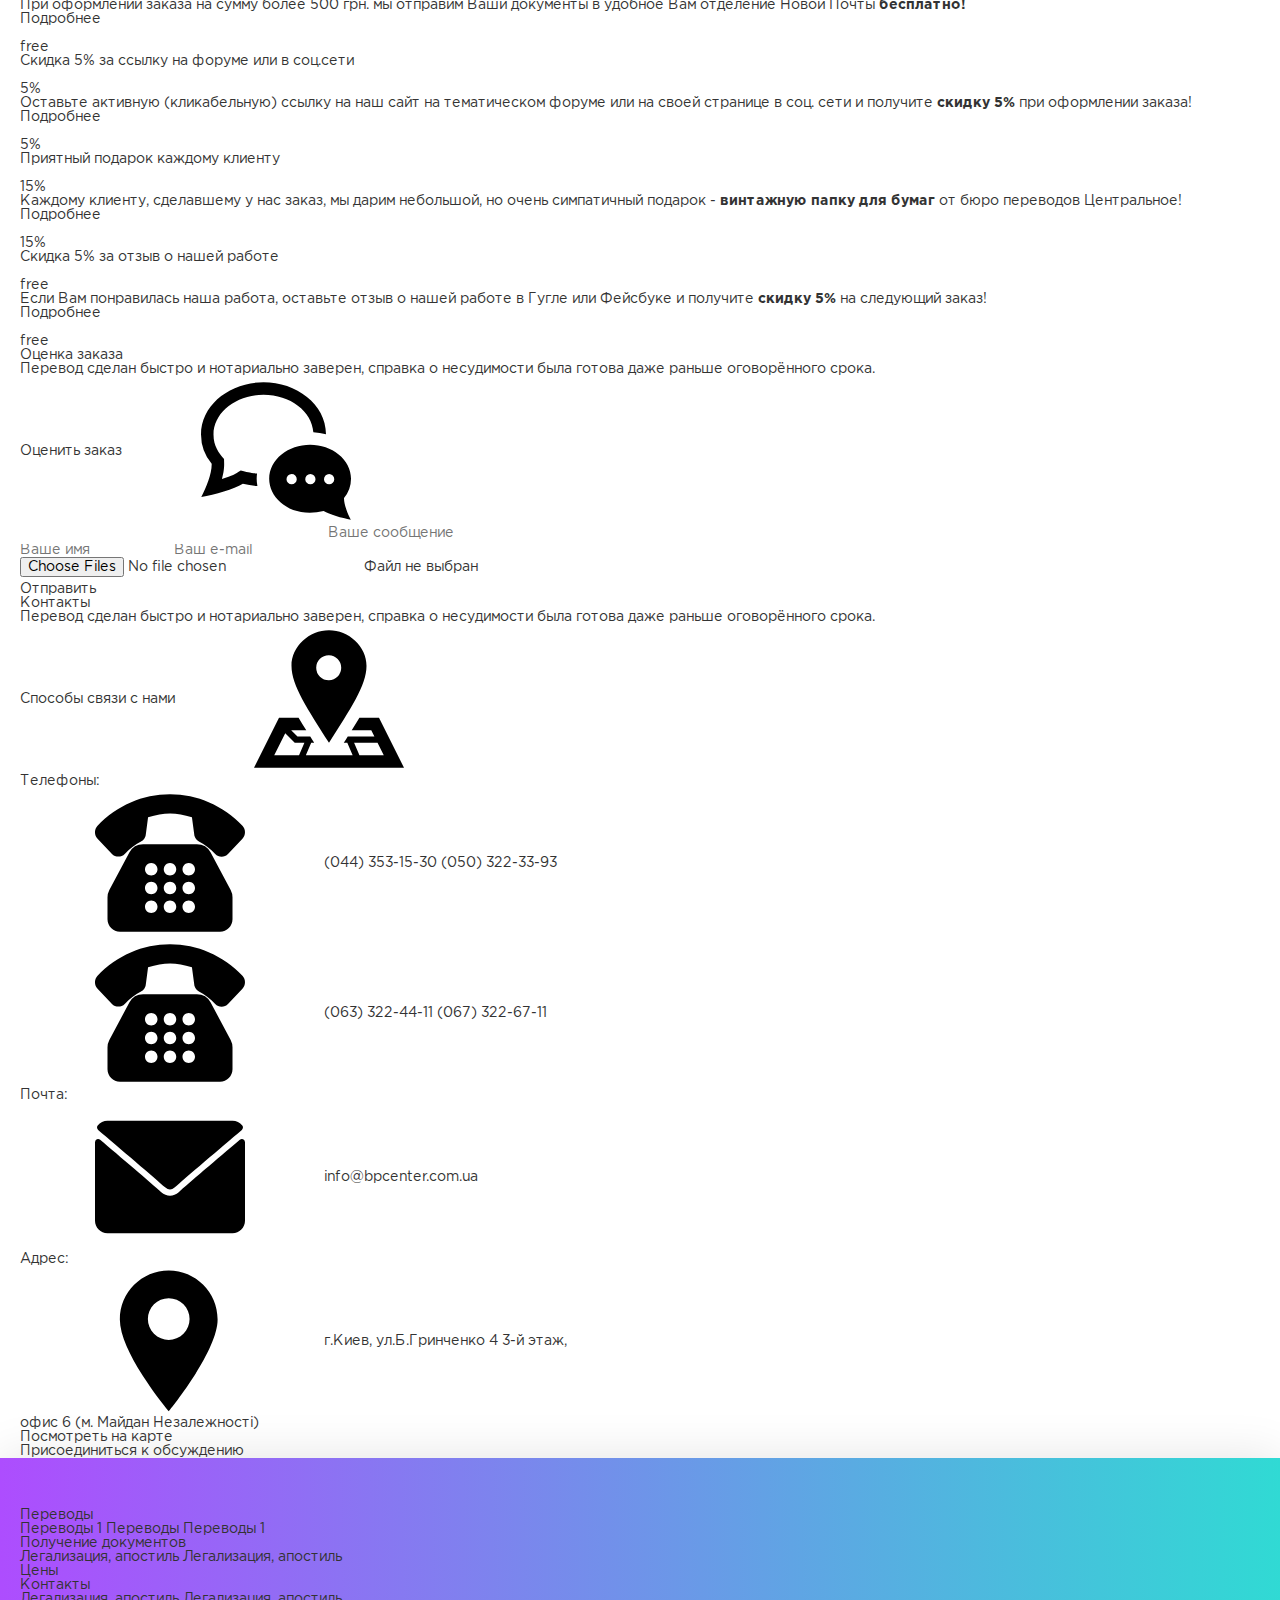
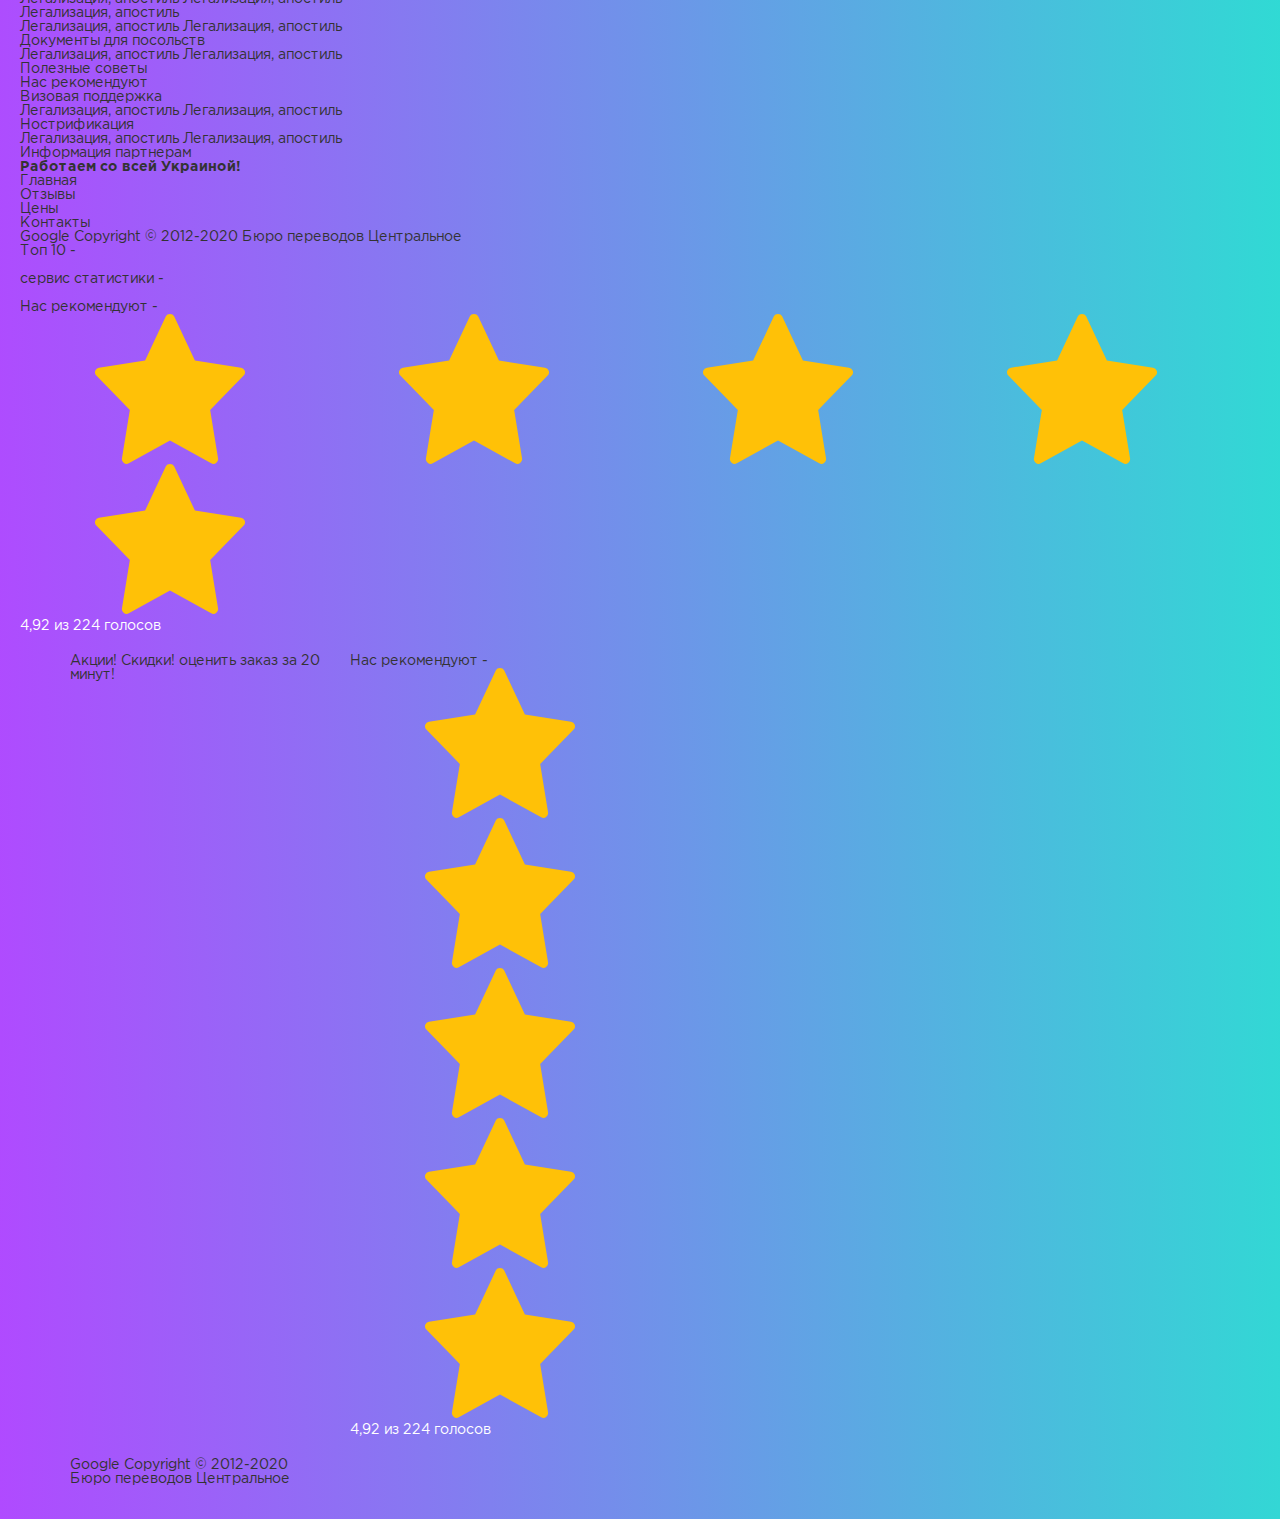
<file: stocks.html>
<!DOCTYPE html>
<html lang="ru">

<head>
    <meta charset="utf-8">
    <meta name="viewport" content="width=device-width, initial-scale=1, shrink-to-fit=no">
    <meta name="description" content="">
    <meta name="author" content="">
    <link rel="icon" href="img/icons/logo.png">

    <title>Бюро переводов "Центральное"</title>

    <!-- Custom styles -->
    <link href="css/styles.min.css" rel="stylesheet">
    <link type="text/css" href="style.css">
</head>

<body>
    <header id="header">
        <div class="header__inner">
            <div class="header__menu">
                <div class="header__menu-wrap">
                    <div class="header__menu-btn">
                        <div class="top-line"></div>
                        <div class="middle-line"></div>
                        <div class="bottom-line"></div>
                    </div>
                    <span class="header__menu-title">- Меню</span>
                </div>
                <nav class="header__menu-bar lazy-background">
                    <div class="menu-bar__head">
                        <div class="header__menu-btn--close">
                            <div class="top-line"></div>
                            <div class="middle-line"></div>
                            <div class="bottom-line"></div>
                        </div>
                        <span class="menu-bar__title">- Меню</span>
                    </div>
                    <div class="menu-bar__links">
                        <a href="#">Акции!<br> Скидки!</a>
                        <a href="#">оценить заказ<br> за 20 минут!</a>
                    </div>
                    <div class="header__menu-divider"></div>
                    <ul>
                        <li class="menu-bar__sub-link">
                            <a href="#">
                                <span>
                                    Переводы
                                </span>
                                <svg class="icon">
                                    <use xlink:href="img/icons/sprite.svg#right-arrow"></use>
                                </svg>
                            </a>
            
                            <ul class="header__menu-sub lazy-background">
                                <li><a href="#">Подменю</a></li>
                                <li><a href="#">Подменю</a></li>
                                <li><a href="#">Подменю</a></li>
                                <li><a href="#">Подменю</a></li>
                                <li><a href="#">Подменю</a></li>
                            </ul>
                        </li>                         
                        <li><a href="#">Легализация,Апостиль</a></li>                       
                        <li><a href="#">Cправки о несудимости</a></li>
                        <li><a href="#">Документы</a></li>
                        <li class="menu-bar__sub-link">
                            <a href="#">
                                <span>
                                    Нострификация
                                </span>
                                <svg class="icon">
                                    <use xlink:href="img/icons/sprite.svg#right-arrow"></use>
                                </svg>
                            </a>
            
                            <ul class="header__menu-sub lazy-background">
                                <li><a href="#">Подменю</a></li>
                                <li><a href="#">Подменю</a></li>
                                <li><a href="#">Подменю</a></li>
                                <li><a href="#">Подменю</a></li>
                                <li><a href="#">Подменю</a></li>
                            </ul>
                        </li>                        
                        <li><a href="#">для посольств</a></li>
                        <li><a href="#">Визовая поддержка</a></li>
                        <li><a href="#">Цены</a></li>
                        <li class="menu-bar__sub-link">
                            <a href="#">
                                <span>
                                    Контакты
                                </span>
                                <svg class="icon">
                                    <use xlink:href="img/icons/sprite.svg#right-arrow"></use>
                                </svg>
                            </a>
            
                            <ul class="header__menu-sub lazy-background">
                                <li><a href="#">Подменю</a></li>
                                <li><a href="#">Подменю</a></li>
                                <li><a href="#">Подменю</a></li>
                                <li><a href="#">Подменю</a></li>
                                <li><a href="#">Подменю</a></li>
                            </ul>
                        </li>  
                    </ul>
                </nav>
            </div>
            <div class="header__wrap">
                <div class="header__top">
                    <a href="#" class="header__top-link">Акции! Скидки!</a>
                    <a href="#" class="header__logo">
                        <img src="img/header-logo.png" alt="">
                    </a>
                    <a href="#" class="header__top-link">оценить заказ за 20 минут!</a>
                </div>
            </div>
            <div class="header__contacts-wrap">
                <div class="header__contacts-inner">
                    <span class="header__contacts-title">Контакты -</span>
                    <div class="header__contacts-btn">
                        <svg class="icon">
                            <use xlink:href="img/icons/sprite.svg#phone"></use>
                        </svg>
                    </div>
                </div>
                <div class="header__contacts-bar">
                    <div class="contacts-bar__head">
                        <span class="contacts-bar__title">Контакты -</span>
                        <div class="header__contacts-btn--close">
                            <svg class="icon">
                                <use xlink:href="img/icons/sprite.svg#btn-close"></use>
                            </svg>
                        </div>
                    </div>
                    <div class="wrap">
                        <svg class="icon">
                            <use xlink:href="img/icons/sprite.svg#phone-call"></use>
                        </svg>
                        <div><a href="tel:+380443531530">+38 050 322-33-93</a></div>
                        <div><a href="tel:+380443531530">+38 050 322-33-93</a></div>
                        <div><a href="tel:+380443531530">+38 050 322-33-93</a></div>
                        <div><a href="tel:+380443531530">+38 050 322-33-93</a></div>
                    </div>
                    <div class="wrap">
                        <svg class="icon">
                            <use xlink:href="img/icons/sprite.svg#mail"></use>
                        </svg>
                        <div><a href="mailto:info@bpcenter.com.ua"
                                class="header__contacts-mail">info@bpcenter.com.ua</a></div>
                        <div><a href="mailto:perevodim.kiev@gmail.com"
                                class="header__contacts-mail">perevodim.kiev@gmail.com</a></div>
                    </div>
                    <div class="wrap">
                        <svg class="icon">
                            <use xlink:href="img/icons/sprite.svg#skype"></use>
                        </svg>
                        <p>info_bpcenter</p>
                        <p>info2_bpcenter</p>
                        <p>live: perevodim.kiev</p>
                    </div>
                    <div class="wrap">
                        <svg class="icon">
                            <use xlink:href="img/icons/sprite.svg#viber"></use>
                        </svg>
                        <a href="tel:+380673226777">+38 067 322-67-77</a>
                    </div>
                    <div class="wrap">
                        <svg class="icon">
                            <use xlink:href="img/icons/sprite.svg#tellegram"></use>
                        </svg>
                        <a href="tel:+380673226777">+38 067 322-67-77</a>
                    </div>
                    <div class="wrap">
                        <svg class="icon">
                            <use xlink:href="img/icons/sprite.svg#gps"></use>
                        </svg>
                        <small>Адрес:</small>
                        <p>г.Киев, ул. Бориса Гринченко
                            дом 4, офис 6, 3-й этаж
                            метро Майдан Незалежностi</p>
                    </div>
                    <div class="contacts-bar__social">
                        <a href="#">
                            <span>
                                <svg class="icon">
                                    <use xlink:href="img/icons/sprite.svg#social-frame"></use>
                                </svg>
                            </span>
                            <i><svg class="icon">
                                    <use xlink:href="img/icons/sprite.svg#facebook"></use>
                                </svg></i>
                        </a>
                        <a href="#">
                            <span>
                                <svg class="icon">
                                    <use xlink:href="img/icons/sprite.svg#social-frame"></use>
                                </svg>
                            </span>
                            <i><svg class="icon">
                                    <use xlink:href="img/icons/sprite.svg#twitter"></use>
                                </svg></i>
                        </a>
                        <a href="#">
                            <span>
                                <svg class="icon">
                                    <use xlink:href="img/icons/sprite.svg#social-frame"></use>
                                </svg>
                            </span>
                            <i><svg class="icon">
                                    <use xlink:href="img/icons/sprite.svg#google-icon"></use>
                                </svg></i>
                        </a>
                        <a href="#">
                            <span><svg class="icon">
                                    <use xlink:href="img/icons/sprite.svg#social-frame"></use>
                                </svg></span>
                            <p>D</p>
                        </a>
                    </div>
                </div>
            </div>
        </div>
        <div class="header__line">
            <div class="header__line-search">
                <div class="line-search__btn">
                    <svg class="icon">
                        <use xlink:href="img/icons/sprite.svg#search"></use>
                    </svg>
                </div>
                <span>- Поиск по сайту</span>
            </div>
            <div class="header__line-title">
                <div class="line-title--desc">«<span>20</span>-летний опыт работы. Более <span>57000</span> клиентов!»</div>
                <div class="line-title--mob">«<span>20</span>-летний опыт работы!»</div>
            </div>
            <div class="header__line-lang">
                <div class="line-lang__btn">
                    <i>
                        <svg class="icon">
                        <use xlink:href="img/icons/sprite.svg#down-arrow"></use>
                        </svg>
                    </i>
                    <p>
                        Язык -
                    </p>                    
                    <span class="line-lang__title">Рус</span>
                    <ul>
                        <li><a href="#">Eng</a></li>
                        <li><a href="#">Укр</a></li>
                        <li class="active"><a href="#">Рус</a></li>
                    </ul>
                </div>
            </div>
            <div class="header__search-form">
                <form>
                    <input type="text" name="input" class="header__search-input" placeholder="Введите поисковую фразу">
                    <button type="submit">
                        <svg class="icon">
                            <use xlink:href="img/icons/sprite.svg#send-icon"></use>
                        </svg>
                    </button>
                </form>
            </div>
        </div>
        <div class="substrate">

        </div>
    </header>

    <main class="main">
        <div class="container">
            <div class="breadcrumbs">
                <ul>
                    <li><a href="#">Главная</a></li>
                    <li class="current"><a href="#">Акции</a></li>
                </ul>
            </div>
    
            <div class="stocks">
                <div class="title">Акции бюро переводов Центральное</div>
                <div class="inner">
                    <p class="title-text">
                        На этой страничке мы публикуем <span>рекомендательные письма</span> от компаний, ваших постоянных клиентов, а также от людей, которым мы помогли проставить апостиль, <span>перевести документы с нотариальным заверением</span> , получить визу и т.п.
                    </p>
                    <div class="select-wrap ">
                        <label for="stocks">Тип акции <span>-</span></label>
                        <div class="custom-select">
                            <select id="stocks">
                                <option value="1">Акции со скидкой</option>
                                <option value="2">Saab</option>
                                <option value="3">Opel</option>
                                <option value="4">Audi</option>
                            </select>
                        </div>
                    </div>
                </div>
                <div class="wrapper">
                    <div class="stocks__item">
                        <div>
                            <div class="stocks__item-title">
                                Бесплатная доставка документов Новой Почтой
                            </div>
                            <div class="stocks__item-pic--mob">
                                <img class="lazy"
                                src="[data-uri]"
                                data-src="img/@1x/stocks-pic-1-mob.png"
                                data-srcset="img/@1x/stocks-pic-1-mob.png 1x, img/@2x/stocks-pic-1-mob.png 2x" alt="">
                                <div class="item-pic__shape lazy-background">
                                    <span>free</span>
                                </div>
                            </div>
                            <p>При оформлении заказа на сумму более 
                                500 грн. мы отправим Ваши документы
                                в удобное Вам отделение Новой Почты
                                <b>бесплатно!</b></p>
                            <a href="#">Подробнее</a>
                        </div>
                        <div>
                            <div class="stocks__item-pic">
                                <img class="lazy"
                                src="[data-uri]"
                                data-src="img/@1x/stocks-pic-1.png"
                                data-srcset="img/@1x/stocks-pic-1.png 1x, img/@2x/stocks-pic-1.png 2x" alt="">
                                <div class="item-pic__shape lazy-background">
                                    <span>free</span>
                                </div>
                            </div>
                        </div>
                    </div>
                    <div class="stocks__item">
                        <div>
                            <div class="stocks__item-title">
                                Скидка 5% за ссылку на форуме или в соц.сети
                            </div>
                            <div class="stocks__item-pic--mob">
                                <img class="lazy"
                                src="[data-uri]"
                                data-src="img/@1x/stocks-pic-2-mob.png"
                                data-srcset="img/@1x/stocks-pic-2-mob.png 1x, img/@2x/stocks-pic-2-mob.png 2x" alt="">
                                <div class="item-pic__shape lazy-background">
                                    <span>5%</span>
                                </div>
                            </div>
                            <p>Оставьте активную (кликабельную) ссылку
                                на наш сайт на тематическом форуме или на своей странице в соц. сети и получите 
                                <b>скидку 5%</b> при оформлении заказа!</p>
                            <a href="#">Подробнее</a>
                        </div>
                        <div>
                            <div class="stocks__item-pic">
                                <img class="lazy"
                                src="[data-uri]"
                                data-src="img/@1x/stocks-pic-2.png"
                                data-srcset="img/@1x/stocks-pic-2.png 1x, img/@2x/stocks-pic-2.png 2x" alt="">
                                <div class="item-pic__shape lazy-background">
                                    <span>5%</span>
                                </div>
                            </div>
                        </div>
                    </div>
                    <div class="stocks__item">
                        <div>
                            <div class="stocks__item-title">
                                Приятный подарок каждому клиенту
                            </div>
                            <div class="stocks__item-pic--mob">
                                <img class="lazy"
                                src="[data-uri]"
                                data-src="img/@1x/stocks-pic-3-mob.png"
                                data-srcset="img/@1x/stocks-pic-3-mob.png 1x, img/@2x/stocks-pic-3-mob.png 2x" alt="">
                                <div class="item-pic__shape lazy-background">
                                    <span>15%</span>
                                </div>
                            </div>
                            <p>Каждому клиенту, сделавшему у нас заказ, 
                                мы дарим небольшой, но очень симпатичный
                                подарок - <b>винтажную папку для бумаг</b> от 
                                бюро переводов Центральное!</p>
                            <a href="#">Подробнее</a>
                        </div>
                        <div>
                            <div class="stocks__item-pic">
                                <img class="lazy"
                                src="[data-uri]"
                                data-src="img/@1x/stocks-pic-3.png"
                                data-srcset="img/@1x/stocks-pic-3.png 1x, img/@2x/stocks-pic-3.png 2x" alt="">
                                <div class="item-pic__shape lazy-background">
                                    <span>15%</span>
                                </div>
                            </div>
                        </div>
                    </div>
                    <div class="stocks__item">
                        <div>
                            <div class="stocks__item-title">
                                Скидка 5% за отзыв о нашей работе
                            </div>
                            <div class="stocks__item-pic--mob">
                                <img class="lazy"
                                src="[data-uri]"
                                data-src="img/@1x/stocks-pic-4-mob.png"
                                data-srcset="img/@1x/stocks-pic-4-mob.png 1x, img/@2x/stocks-pic-4-mob.png 2x" alt="">
                                <div class="item-pic__shape lazy-background">
                                    <span>free</span>
                                </div>
                            </div>
                            <p>Если Вам понравилась наша работа, 
                                оставьте отзыв о нашей работе в Гугле 
                                или Фейсбуке и получите <b>скидку 5%</b>
                                на следующий заказ!
                                    </p>
                            <a href="#">Подробнее</a>
                        </div>
                        <div>
                            <div class="stocks__item-pic">
                                <img class="lazy"
                                src="[data-uri]"
                                data-src="img/@1x/stocks-pic-4.png"
                                data-srcset="img/@1x/stocks-pic-4.png 1x, img/@2x/stocks-pic-4.png 2x" alt="">
                                <div class="item-pic__shape lazy-background">
                                    <span>free</span>
                                </div>
                            </div>
                        </div>
                    </div>
                </div>
            </div>
    
            <section class="feedback">
                <div class="wrapper">
                    <div class="feedback__card feedback__card-bg">
                        <div class="title">Оценка заказа</div>
                        <p class="subtitle">Перевод сделан быстро и нотариально заверен, справка о несудимости была
                            готова даже раньше оговорённого срока. </p>
                        <div class="feedback__form">
                            <form>
                                <div class="feedback-card__title">
                                    <span>Оценить заказ</span>
                                    <svg class="icon">
                                        <use xlink:href="img/icons/sprite.svg#chat-icon"></use>
                                    </svg>
                                </div>
                                <input type="text" placeholder="Ваше имя" class="form-input" required>
                                <input type="text" placeholder="Ваш e-mail" class="form-input" required>
                                <textarea placeholder="Ваше сообщение"></textarea>
                                <div class="field">
                                    <input type="file" name="file-1[]" id="file-1" class="inputfile visually-hidden"
                                        data-multiple-caption="{count} files selected" multiple />
                                    <label for="file-1" class="inputfile-custom">
                                        <span>Файл не выбран</span>
                                    </label>
                                </div>
                                <button class="btn" data-text="Отправить">Отправить</button>
                            </form>
                        </div>
                    </div>
                    <div class="feedback__card feedback__card-bg">
                        <div class="title">Контакты</div>
                        <p class="subtitle">Перевод сделан быстро и нотариально заверен, справка о несудимости была
                            готова даже раньше оговорённого срока.</p>
                        <div class="feedback__contacts">
                            <div class="feedback-card__title">
                                <span>Способы связи с нами</span>
                                <svg class="icon">
                                    <use xlink:href="img/icons/sprite.svg#location-icon"></use>
                                </svg>
                            </div>
                            <div class="feedback__contacts-wrap">
                                <p class="contacts-field__title">Телефоны:</p>
                                <div class="contacts-field">
                                    <div class="contacts-field__phone">
                                        <svg class="icon">
                                            <use xlink:href="img/icons/sprite.svg#phone"></use>
                                        </svg>
                                        <a href="tel:380443531530">(044) 353-15-30</a>
                                        <a href="tel:380503223393">(050) 322-33-93</a>
                                    </div>
                                    <div class="contacts-field__phone">
                                        <svg class="icon">
                                            <use xlink:href="img/icons/sprite.svg#phone"></use>
                                        </svg>
                                        <a href="tel:380633224411">(063) 322-44-11</a>
                                        <a href="tel:380673226711">(067) 322-67-11</a>
                                    </div>
                                </div>
                                <div class="contacts-divider"></div>
                                <p class="contacts-field__title">Почта:</p>
                                <div class="contacts-field__mail">
                                    <svg class="icon">
                                        <use xlink:href="img/icons/sprite.svg#mail"></use>
                                    </svg>
                                    <a href="mail:info@bpcenter.com.ua">info@bpcenter.com.ua</a>
                                </div>
                                <div class="contacts-divider"></div>
                                <p class="contacts-field__title">Адрес:</p>
                                <div class="contacts-field__address">
                                    <svg class="icon">
                                        <use xlink:href="img/icons/sprite.svg#gps"></use>
                                    </svg>
                                    <span>г.Киев, ул.Б.Гринченко 4 3-й этаж,<br>
                                        офис 6 (м. Майдан Незалежностi)</span>
                                </div>

                            </div>
                            <a href="#" class="btn">Посмотреть на карте</a>
                        </div>
                    </div>
                </div>
            </section>
    
            <section class="chat">
                <div class="chat__banner lazy-background">
                    <p>Присоединиться к обсуждению</p>
                </div>
            </section>
        </div>
    </main>

    <footer class="footer">
        <div class="container">
            <div class="footer__line" data-bg="img/footer-line-1.png"></div>
            <div class="footer__nav">
                <div class="footer__col">
                    <div class="footer__item">
                        <div class="footer__item-btn--js footer__item-title">
                            <span>Переводы</span>
                        </div>
                        <div class="footer__item-list">
                            <a href="#">Переводы 1</a>
                            <a href="#">Переводы Переводы 1</a>
                        </div>
                    </div>
    
                    <div class="footer__item">
                        <div class="footer__item-btn--js footer__item-title"><span>Получение документов</span></div>
                        <div class="footer__item-list">
                            <a href="#">Легализация, апостиль</a>
                            <a href="#">Легализация, апостиль</a>
                        </div>
                    </div>
    
                    <div class="footer__item">
                        <div class="footer__item-title"><a href="#">Цены</a></div>
                    </div>
                </div>
                <div class="footer__col">
                    <div class="footer__item">
                        <div class="footer__item-btn--js footer__item-title"><span>Контакты</span></div>
                        <div class="footer__item-list">
                            <a href="#">Легализация, апостиль</a>
                            <a href="#">Легализация, апостиль</a>
                        </div>
                    </div>
    
                    <div class="footer__item">
                        <div class="footer__item-btn--js footer__item-title"><span>Легализация, апостиль</span></div>
                        <div class="footer__item-list">
                            <a href="#">Легализация, апостиль</a>
                            <a href="#">Легализация, апостиль</a>
                        </div>
                    </div>
    
                    <div class="footer__item">
                        <div class="footer__item-btn--js footer__item-title"><span>Документы для посольств</span></div>
                        <div class="footer__item-list">
                            <a href="#">Легализация, апостиль</a>
                            <a href="#">Легализация, апостиль</a>
                        </div>
                    </div>
                </div>
                <div class="footer__col">
                    <div class="footer__item">
                        <div class="footer__item-title"><a href="#">Полезные советы</a></div>
                    </div>
    
                    <div class="footer__item">
                        <div class="footer__item-title"><a href="#">Нас рекомендуют</a></div>
                    </div>
    
                    <div class="footer__item">
                        <div class="footer__item-btn--js footer__item-title"><span>Визовая поддержка</span></div>
                        <div class="footer__item-list">
                            <a href="#">Легализация, апостиль</a>
                            <a href="#">Легализация, апостиль</a>
                        </div>
                    </div>
                </div>
                <div class="footer__col">
                    <div class="footer__item">
                        <div class="footer__item-btn--js footer__item-title"><span>Нострификация</span></div>
                        <div class="footer__item-list">
                            <a href="#">Легализация, апостиль</a>
                            <a href="#">Легализация, апостиль</a>
                        </div>
                    </div>
    
                    <div class="footer__item">
                        <div class="footer__item-title"><a href="#">Информация партнерам</a></div>
                    </div>
    
                    <div class="footer__item">
                        <div class="footer__item-title"><a href="#"><strong>Работаем со всей Украиной!</strong></a>
                        </div>
                    </div>
                </div>
            </div>
            <ul class="footer__nav--mob">
                <li><a href="#">Главная</a></li>
                <li><a href="#">Отзывы</a></li>
                <li><a href="#">Цены</a></li>
                <li><a href="#">Контакты</a></li>
            </ul>
            <div class="footer__line footer__line--desc" data-bg="img/footer-line-2.png"></div>
            <div class="footer__info">
                <div class="footer__copy">Google Copyright © 2012-2020 Бюро переводов Центральное</div>
                <div class="footer__info-wrap">
                    <div class="footer__info-item">
                        <span>Топ 10 -</span>
                        <div class="item-logo">
                            <img class="lazy"
                                src="[data-uri]"
                                data-src="img/@1x/logo-bigmirnet.png"
                                data-srcset="img/@1x/logo-bigmirnet.png 1x, img/@2x/logo-bigmirnet.png 2x" alt="">
                        </div>
                    </div>
                    <div class="footer__info-item">
                        <span>сервис статистики -</span>
                        <div class="item-logo">
                            <img class="lazy"
                                src="[data-uri]"
                                data-src="img/@1x/li-logo.png"
                                data-srcset="img/@1x/li-logo.png 1x, img/@2x/li-logo.png 2x" alt="">
                        </div>
                    </div>
                    <div class="footer__info-item">
                        <span>Нас рекомендуют -</span>
                        <div class="item-stars">
                            <i>
                                <svg class="icon">
                                    <use xlink:href="img/icons/sprite.svg#star-icon"></use>
                                </svg>
                            </i>
                            <i>
                                <svg class="icon">
                                    <use xlink:href="img/icons/sprite.svg#star-icon"></use>
                                </svg>
                            </i>
                            <i>
                                <svg class="icon">
                                    <use xlink:href="img/icons/sprite.svg#star-icon"></use>
                                </svg>
                            </i>
                            <i>
                                <svg class="icon">
                                    <use xlink:href="img/icons/sprite.svg#star-icon"></use>
                                </svg>
                            </i>
                            <i>
                                <svg class="icon">
                                    <use xlink:href="img/icons/sprite.svg#star-icon"></use>
                                </svg>
                            </i>
                        </div>
                        <p>4,92 из 224 голосов</p>
                    </div>
                </div>
            </div>
            <div class="footer__inner--mob footer__inner">
                <div class="footer-btns">
                    <a href="#">Акции! Скидки!</a>
                    <a href="#">оценить заказ
                        за 20 минут!</a>
                </div>
                <div class="footer__info-item">
                    <span>Нас рекомендуют -</span>
                    <div class="item-stars">
                        <i>
                            <svg class="icon">
                                <use xlink:href="img/icons/sprite.svg#star-icon"></use>
                            </svg>
                        </i>
                        <i>
                            <svg class="icon">
                                <use xlink:href="img/icons/sprite.svg#star-icon"></use>
                            </svg>
                        </i>
                        <i>
                            <svg class="icon">
                                <use xlink:href="img/icons/sprite.svg#star-icon"></use>
                            </svg>
                        </i>
                        <i>
                            <svg class="icon">
                                <use xlink:href="img/icons/sprite.svg#star-icon"></use>
                            </svg>
                        </i>
                        <i>
                            <svg class="icon">
                                <use xlink:href="img/icons/sprite.svg#star-icon"></use>
                            </svg>
                        </i>
                    </div>
                    <p>4,92 из 224 голосов</p>
                </div>
                <div class="footer__logos--mob">
                    <div class="item-logo">
                        <img class="lazy"
                            src="[data-uri]"
                            data-src="img/@1x/logo-bigmirnet.png"
                            data-srcset="img/@1x/logo-bigmirnet.png 1x, img/@2x/logo-bigmirnet.png 2x" alt="">
                    </div>
                    <div class="item-logo">
                        <img class="lazy"
                            src="[data-uri]"
                            data-src="img/@1x/li-logo.png" data-srcset="img/@1x/li-logo.png 1x, img/@2x/li-logo.png 2x"
                            alt="">
                    </div>
                </div>
                <div class="footer__line" data-bg="img/footer-line-2.png"></div>
                <div class="footer__copy">Google Copyright © 2012-2020 Бюро переводов Центральное</div>
            </div>
        </div>
    </footer>
    <script src="https://code.jquery.com/jquery-3.2.1.min.js"></script>

    <script src="js/scripts.min.js"></script>
    <script src="js/audio.min.js"></script>
    <script src="js/myscripts.js"></script>
</body>

</html>
</file>
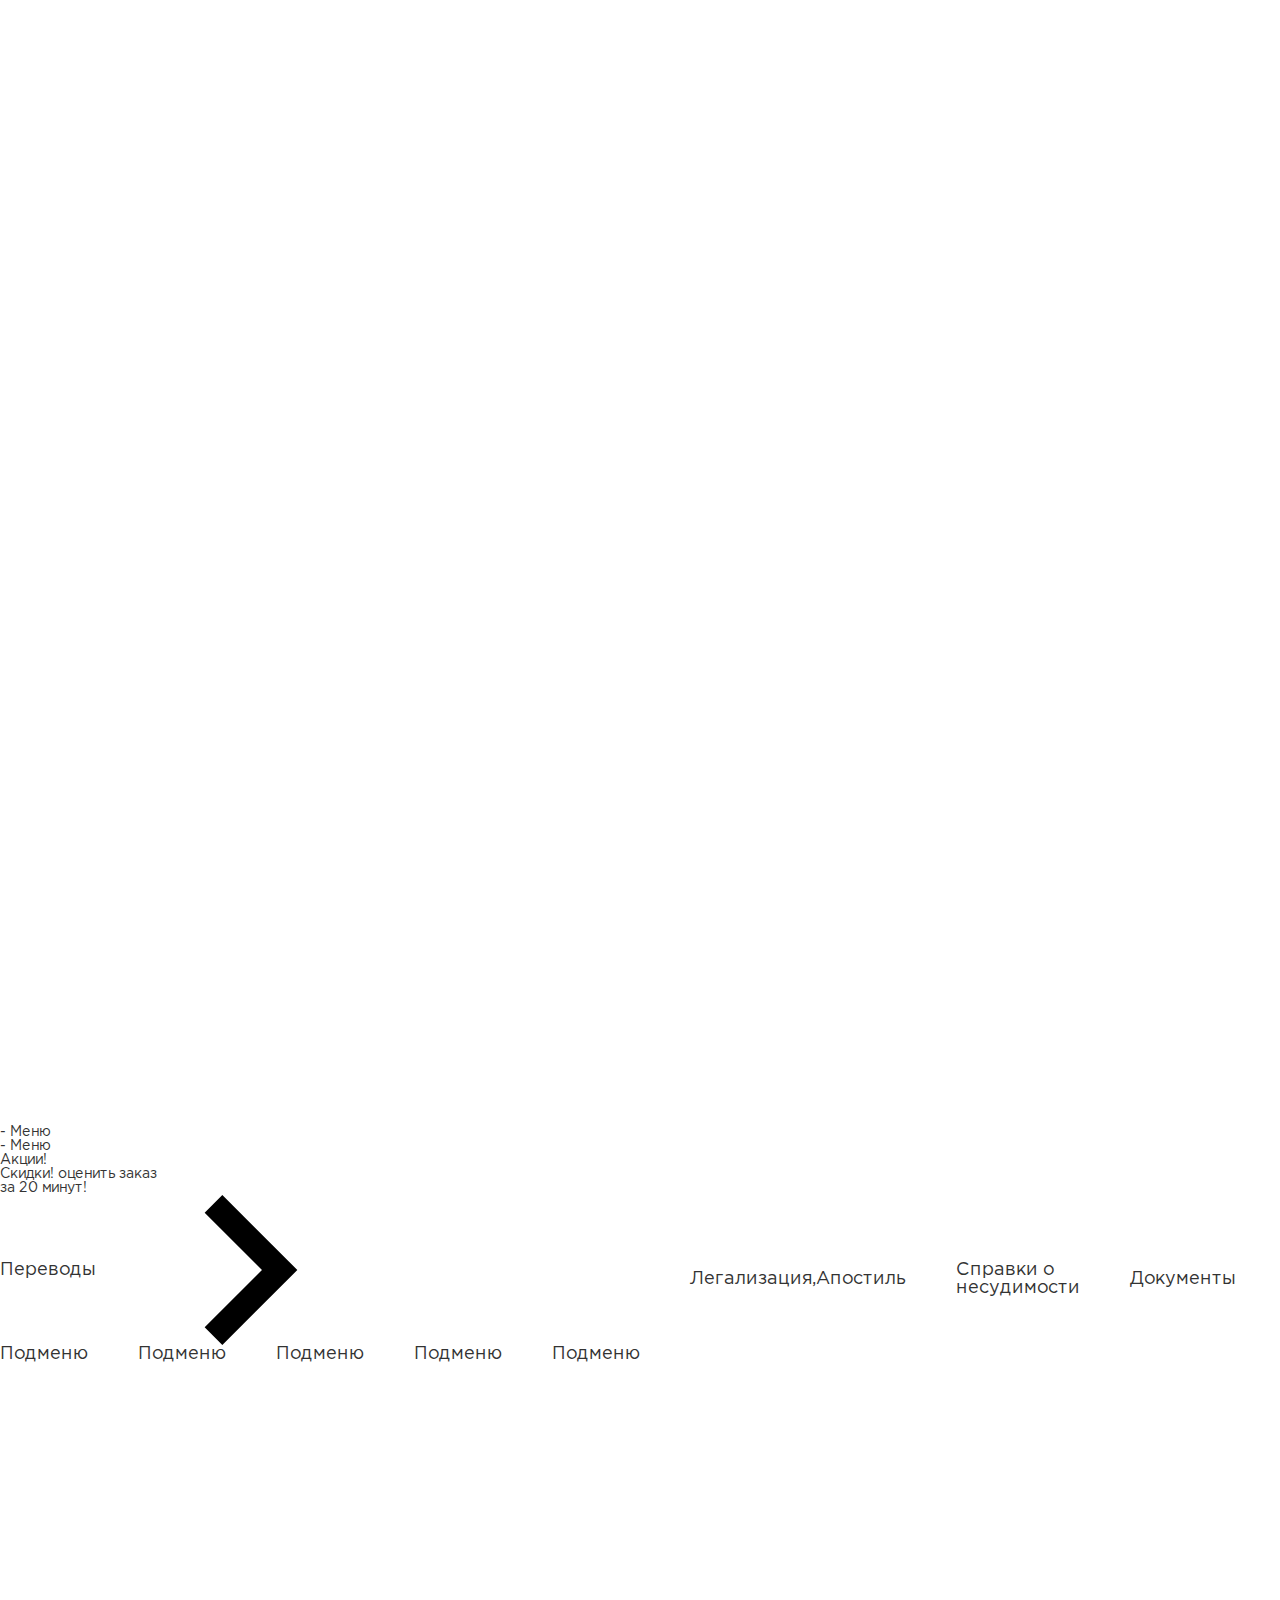
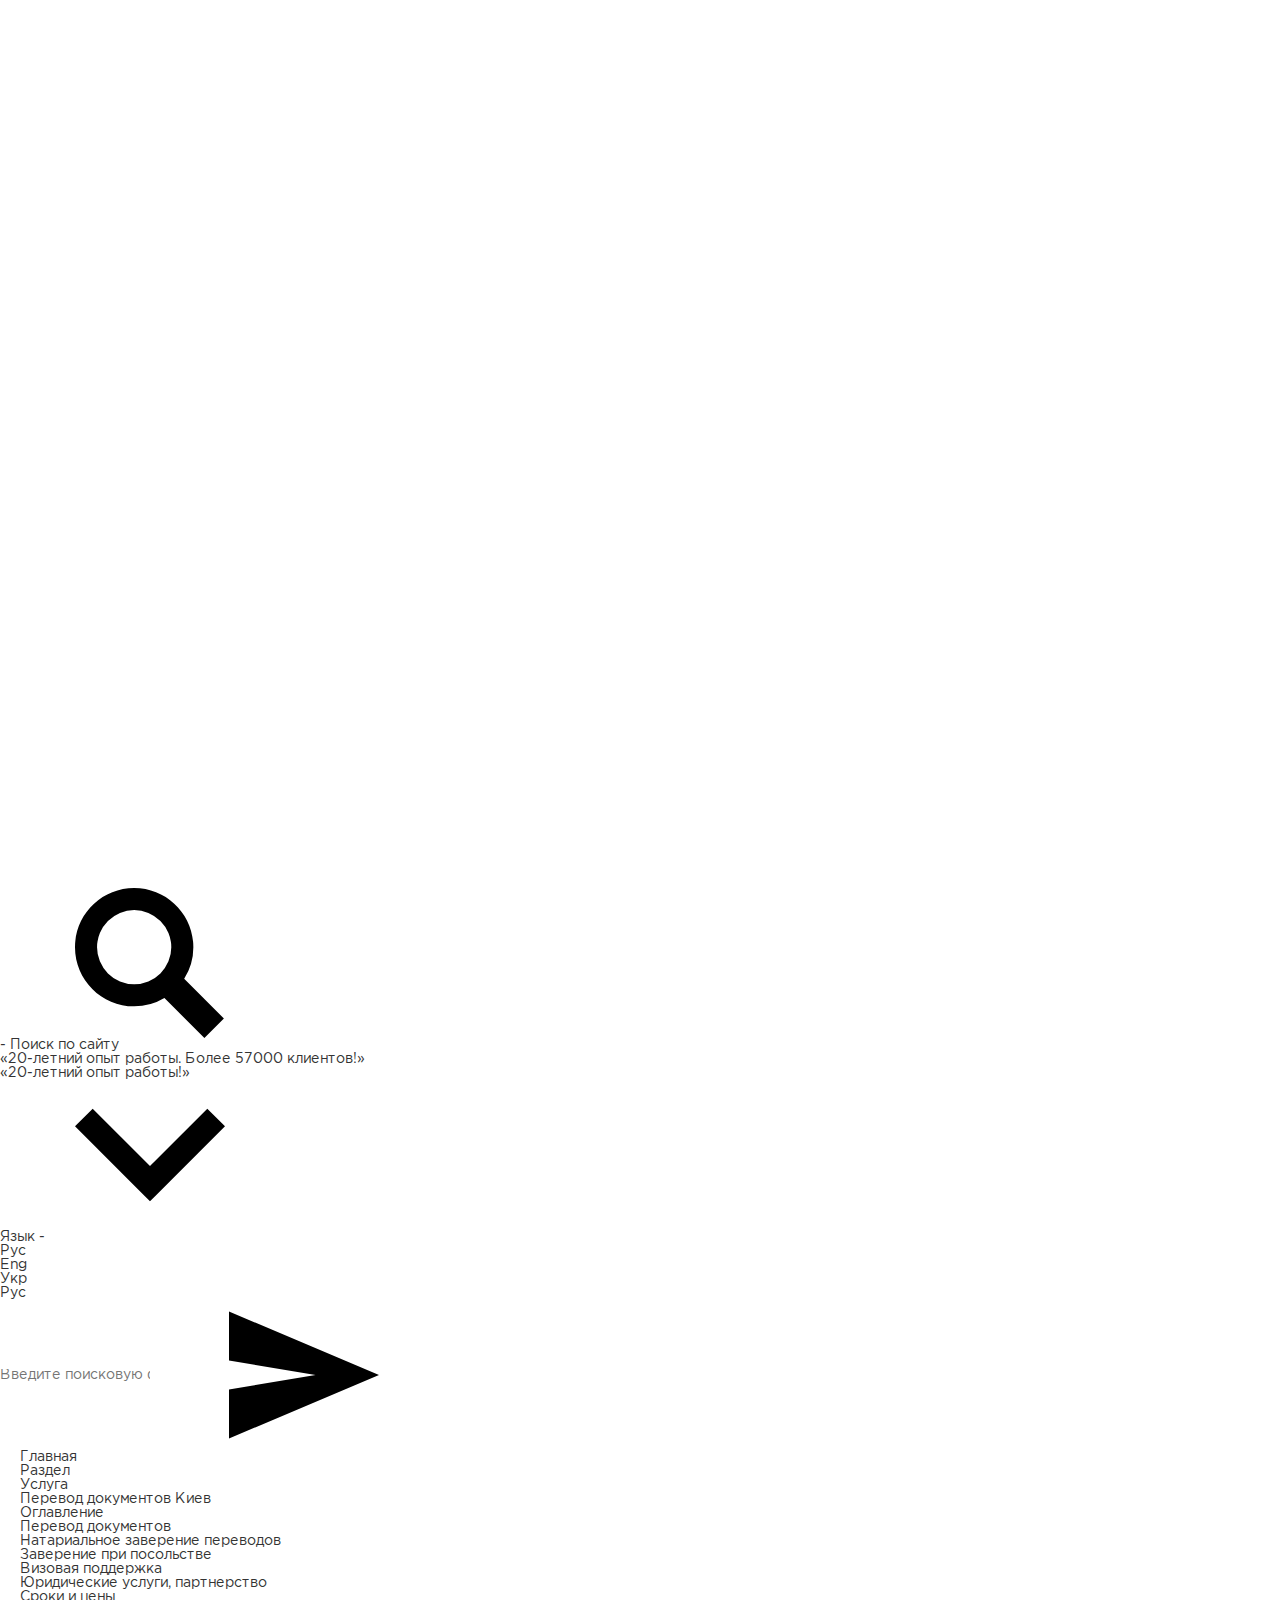
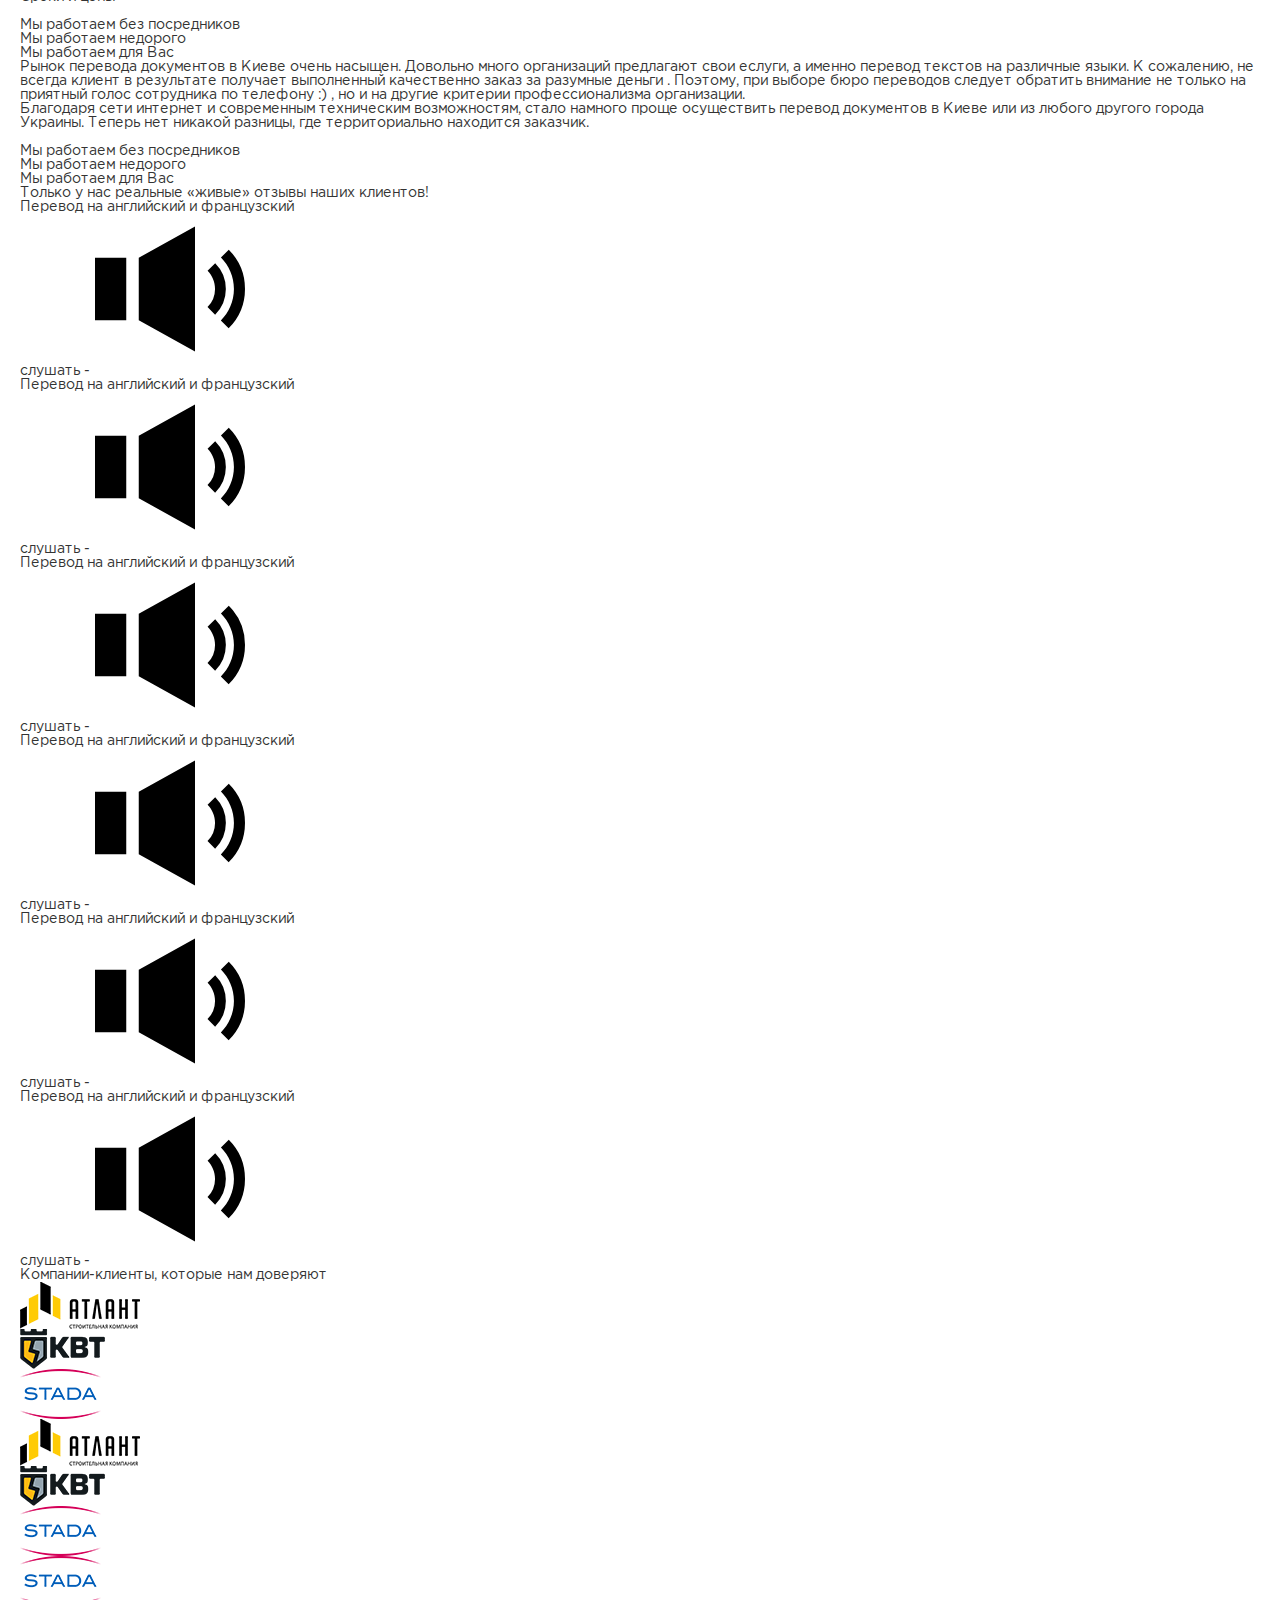
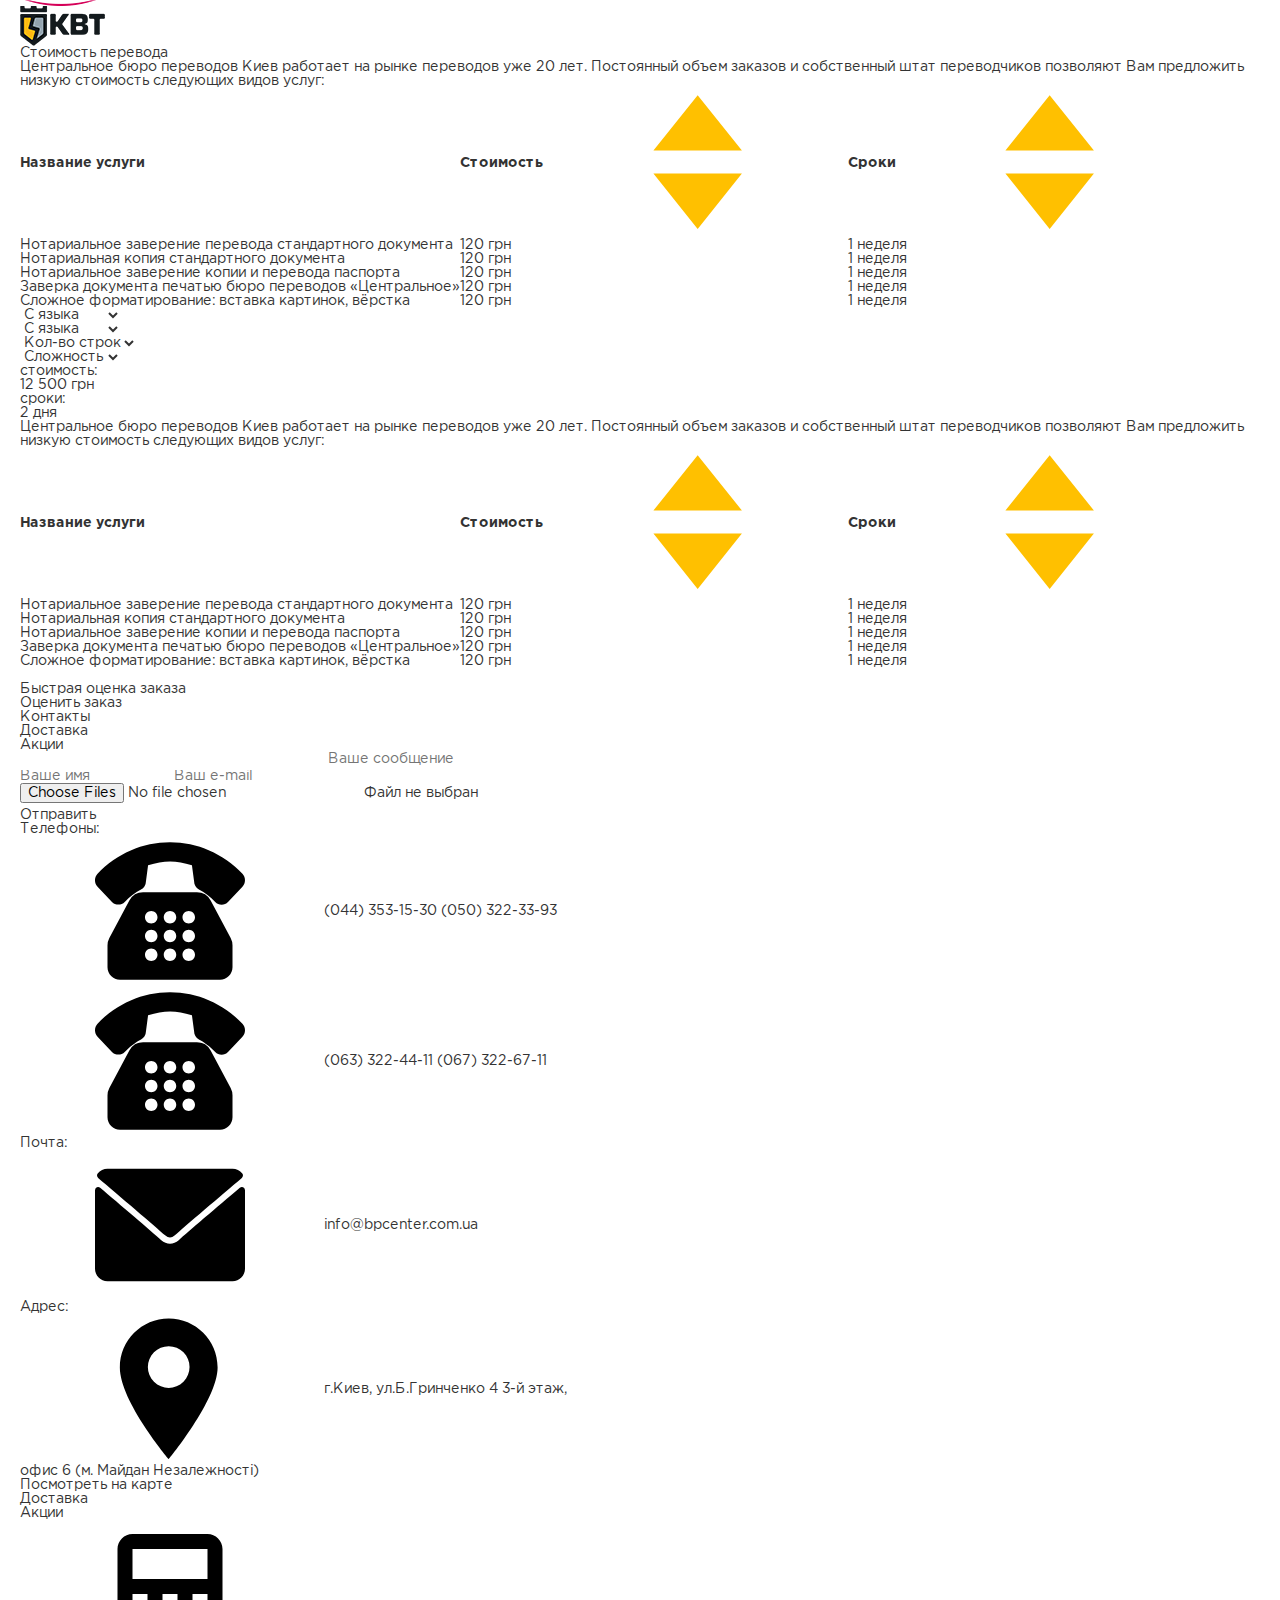
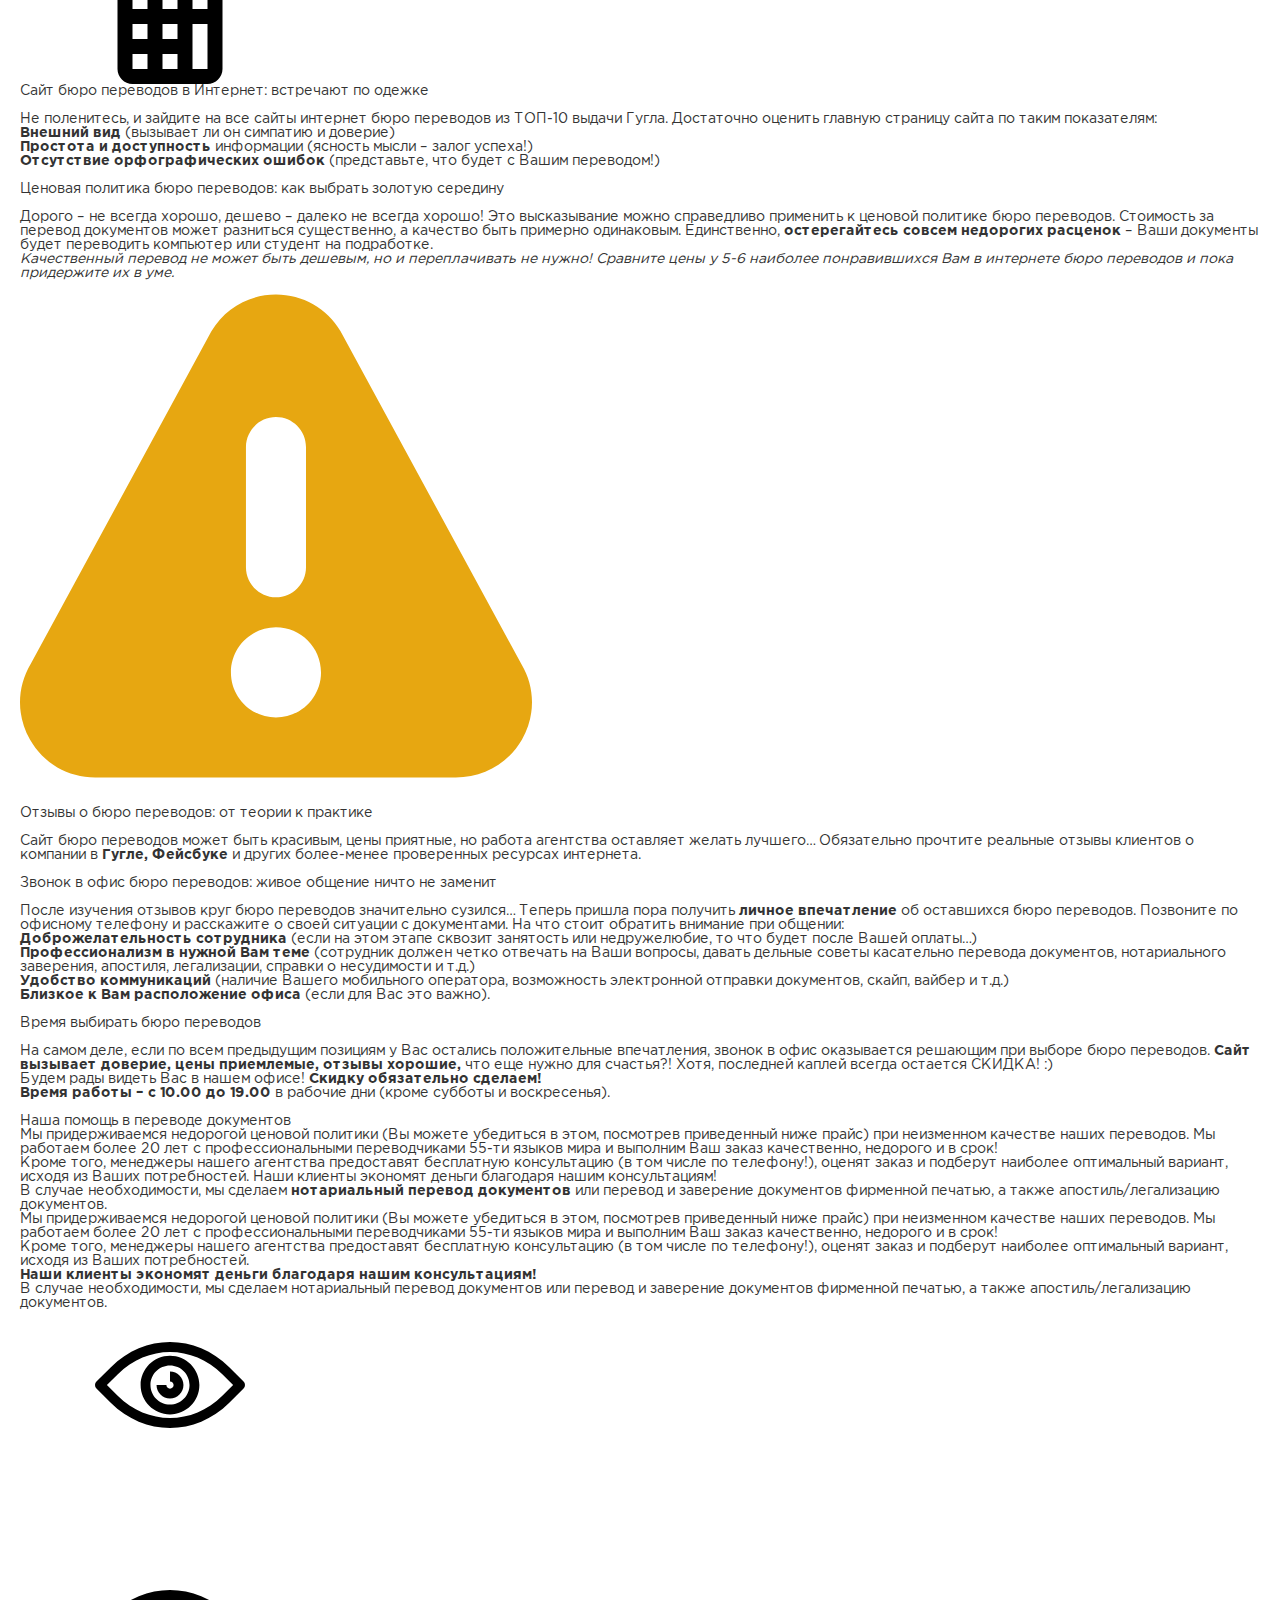
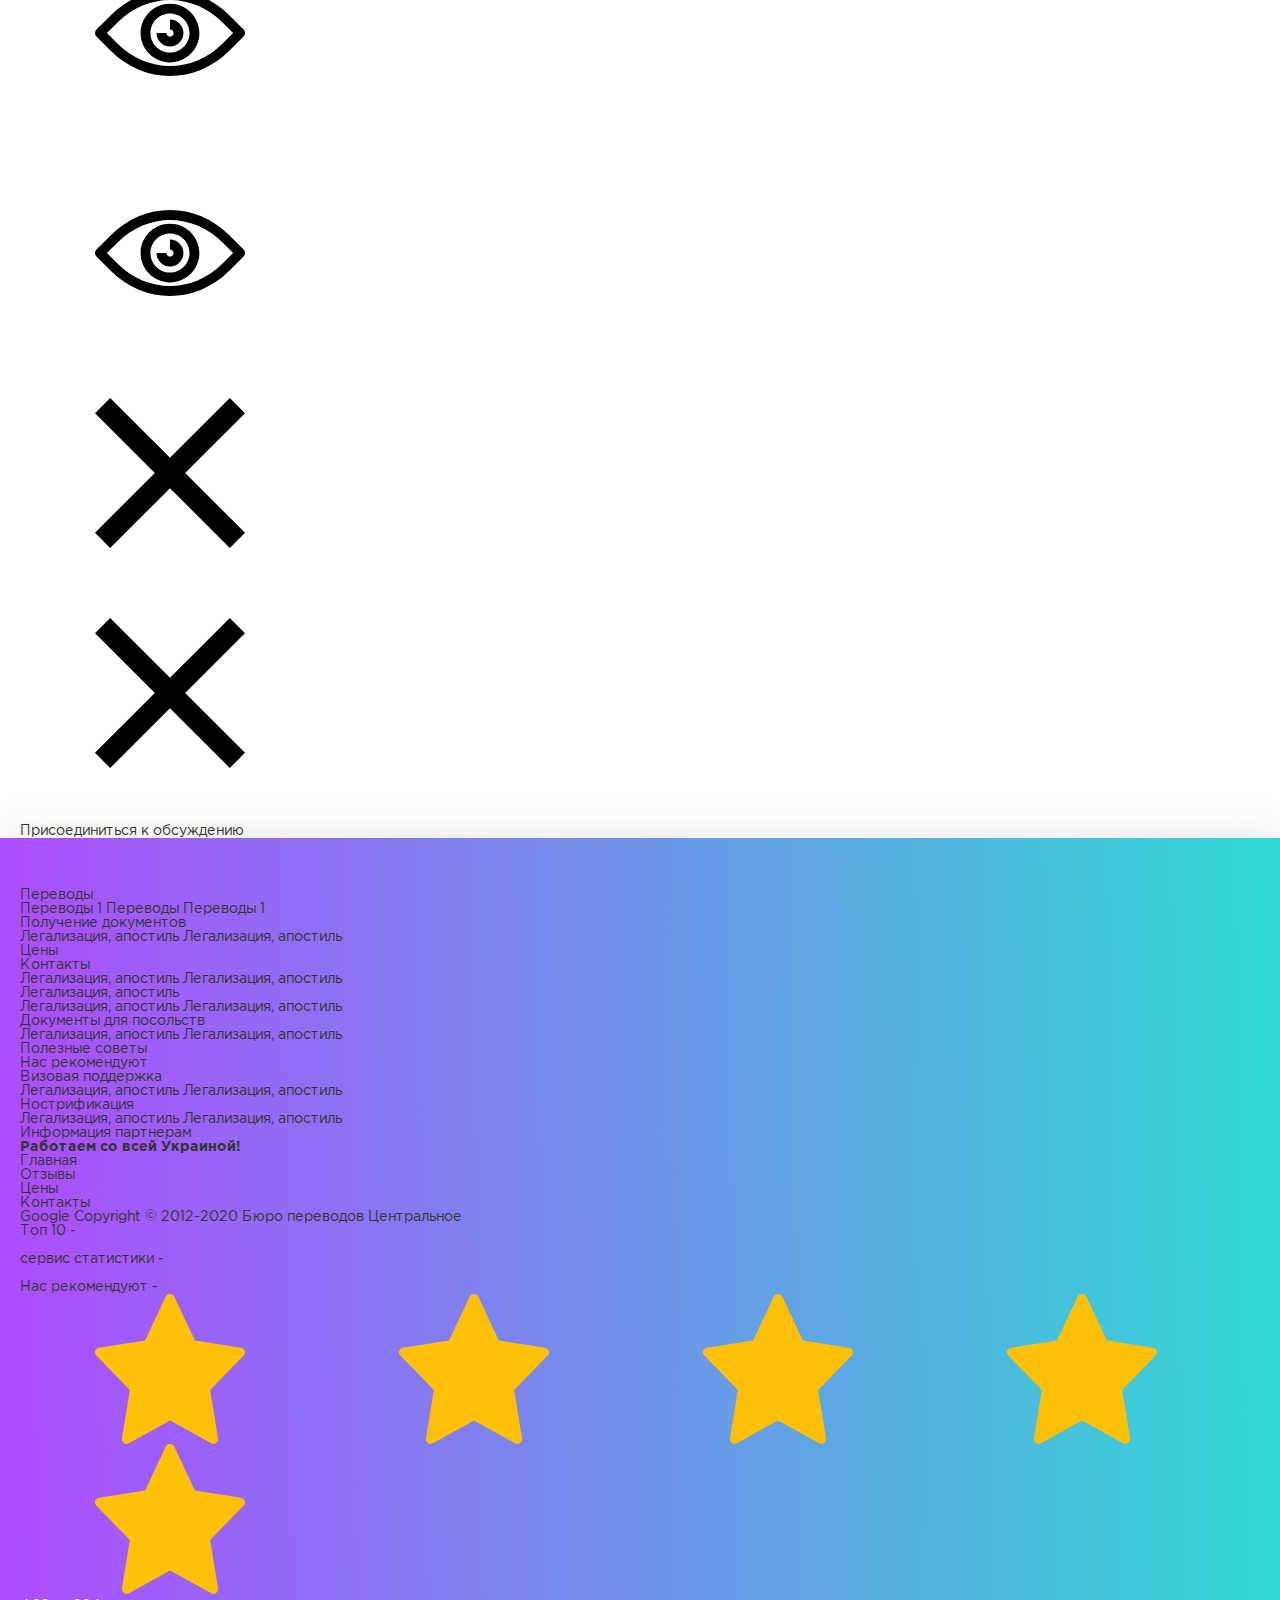
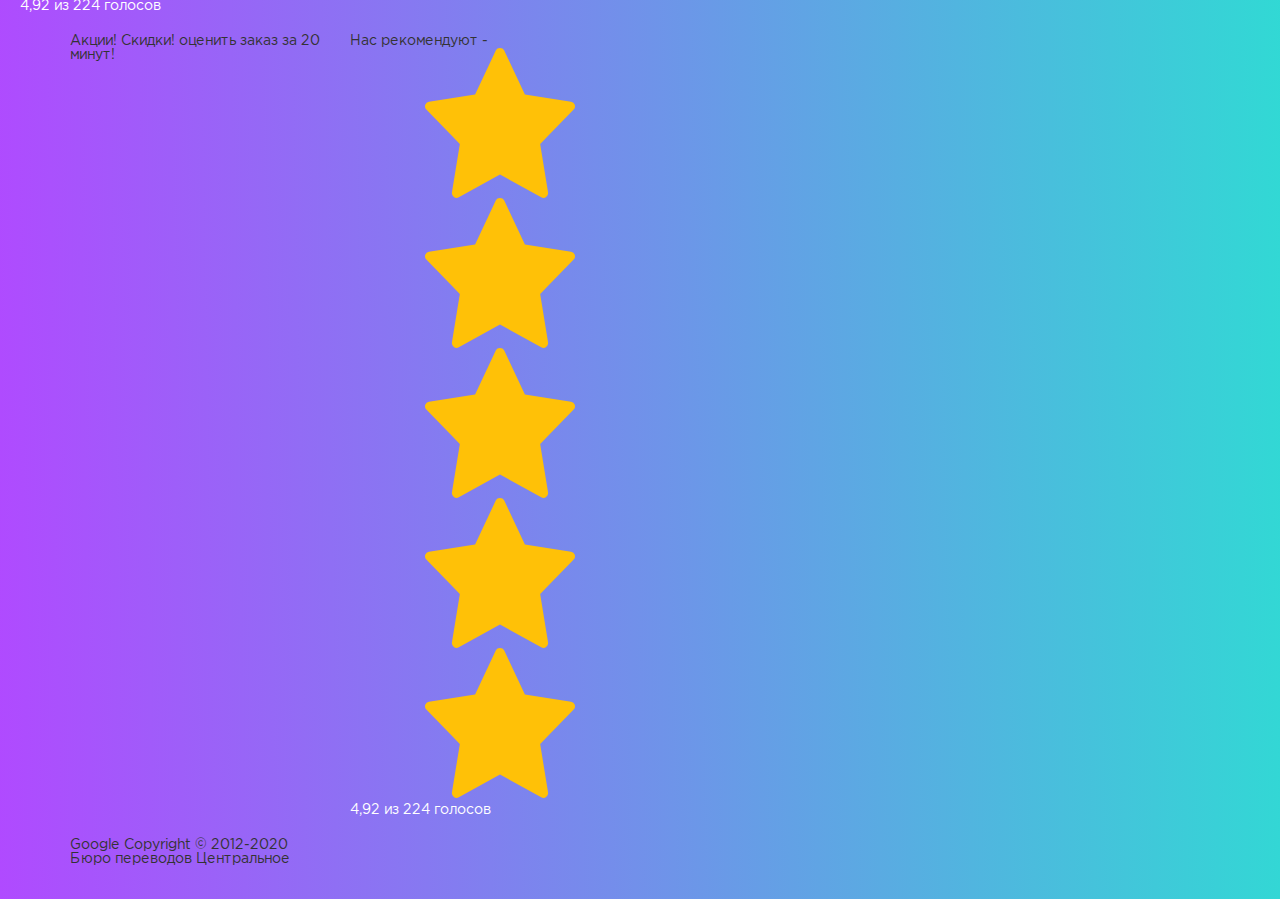
<file: translation.html>
<!DOCTYPE html>
<html lang="ru">

<head>
    <meta charset="utf-8">
    <meta name="viewport" content="width=device-width, initial-scale=1, shrink-to-fit=no">
    <meta name="description" content="">
    <meta name="author" content="">
    <link rel="icon" href="img/icons/logo.png">

    <title>Бюро переводов "Центральное"</title>

    <!-- Custom styles -->
    <link href="css/styles.min.css" rel="stylesheet">
    <link type="text/css" href="style.css">
</head>

<body>
    <header id="header">
        <div class="header__inner">
            <div class="header__menu">
                <div class="header__menu-wrap">
                    <div class="header__menu-btn">
                        <div class="top-line"></div>
                        <div class="middle-line"></div>
                        <div class="bottom-line"></div>
                    </div>
                    <span class="header__menu-title">- Меню</span>
                </div>
                <nav class="header__menu-bar lazy-background">
                    <div class="menu-bar__head">
                        <div class="header__menu-btn--close">
                            <div class="top-line"></div>
                            <div class="middle-line"></div>
                            <div class="bottom-line"></div>
                        </div>
                        <span class="menu-bar__title">- Меню</span>
                    </div>
                    <div class="menu-bar__links">
                        <a href="#">Акции!<br> Скидки!</a>
                        <a href="#">оценить заказ<br> за 20 минут!</a>
                    </div>
                    <div class="header__menu-divider"></div>
                    <ul>
                        <li class="menu-bar__sub-link">
                            <a href="#">
                                <span>
                                    Переводы
                                </span>
                                <svg class="icon">
                                    <use xlink:href="img/icons/sprite.svg#right-arrow"></use>
                                </svg>
                            </a>
            
                            <ul class="header__menu-sub lazy-background">
                                <li><a href="#">Подменю</a></li>
                                <li><a href="#">Подменю</a></li>
                                <li><a href="#">Подменю</a></li>
                                <li><a href="#">Подменю</a></li>
                                <li><a href="#">Подменю</a></li>
                            </ul>
                        </li>                         
                        <li><a href="#">Легализация,Апостиль</a></li>                       
                        <li><a href="#">Cправки о несудимости</a></li>
                        <li><a href="#">Документы</a></li>
                        <li class="menu-bar__sub-link">
                            <a href="#">
                                <span>
                                    Нострификация
                                </span>
                                <svg class="icon">
                                    <use xlink:href="img/icons/sprite.svg#right-arrow"></use>
                                </svg>
                            </a>
            
                            <ul class="header__menu-sub lazy-background">
                                <li><a href="#">Подменю</a></li>
                                <li><a href="#">Подменю</a></li>
                                <li><a href="#">Подменю</a></li>
                                <li><a href="#">Подменю</a></li>
                                <li><a href="#">Подменю</a></li>
                            </ul>
                        </li>                        
                        <li><a href="#">для посольств</a></li>
                        <li><a href="#">Визовая поддержка</a></li>
                        <li><a href="#">Цены</a></li>
                        <li class="menu-bar__sub-link">
                            <a href="#">
                                <span>
                                    Контакты
                                </span>
                                <svg class="icon">
                                    <use xlink:href="img/icons/sprite.svg#right-arrow"></use>
                                </svg>
                            </a>
            
                            <ul class="header__menu-sub lazy-background">
                                <li><a href="#">Подменю</a></li>
                                <li><a href="#">Подменю</a></li>
                                <li><a href="#">Подменю</a></li>
                                <li><a href="#">Подменю</a></li>
                                <li><a href="#">Подменю</a></li>
                            </ul>
                        </li>  
                    </ul>
                </nav>
            </div>
            <div class="header__wrap">
                <div class="header__top">
                    <a href="#" class="header__top-link">Акции! Скидки!</a>
                    <a href="#" class="header__logo">
                        <img src="img/header-logo.png" alt="">
                    </a>
                    <a href="#" class="header__top-link">оценить заказ за 20 минут!</a>
                </div>
            </div>
            <div class="header__contacts-wrap">
                <div class="header__contacts-inner">
                    <span class="header__contacts-title">Контакты -</span>
                    <div class="header__contacts-btn">
                        <svg class="icon">
                            <use xlink:href="img/icons/sprite.svg#phone"></use>
                        </svg>
                    </div>
                </div>
                <div class="header__contacts-bar">
                    <div class="contacts-bar__head">
                        <span class="contacts-bar__title">Контакты -</span>
                        <div class="header__contacts-btn--close">
                            <svg class="icon">
                                <use xlink:href="img/icons/sprite.svg#btn-close"></use>
                            </svg>
                        </div>
                    </div>
                    <div class="wrap">
                        <svg class="icon">
                            <use xlink:href="img/icons/sprite.svg#phone-call"></use>
                        </svg>
                        <div><a href="tel:+380443531530">+38 050 322-33-93</a></div>
                        <div><a href="tel:+380443531530">+38 050 322-33-93</a></div>
                        <div><a href="tel:+380443531530">+38 050 322-33-93</a></div>
                        <div><a href="tel:+380443531530">+38 050 322-33-93</a></div>
                    </div>
                    <div class="wrap">
                        <svg class="icon">
                            <use xlink:href="img/icons/sprite.svg#mail"></use>
                        </svg>
                        <div><a href="mailto:info@bpcenter.com.ua"
                                class="header__contacts-mail">info@bpcenter.com.ua</a></div>
                        <div><a href="mailto:perevodim.kiev@gmail.com"
                                class="header__contacts-mail">perevodim.kiev@gmail.com</a></div>
                    </div>
                    <div class="wrap">
                        <svg class="icon">
                            <use xlink:href="img/icons/sprite.svg#skype"></use>
                        </svg>
                        <p>info_bpcenter</p>
                        <p>info2_bpcenter</p>
                        <p>live: perevodim.kiev</p>
                    </div>
                    <div class="wrap">
                        <svg class="icon">
                            <use xlink:href="img/icons/sprite.svg#viber"></use>
                        </svg>
                        <a href="tel:+380673226777">+38 067 322-67-77</a>
                    </div>
                    <div class="wrap">
                        <svg class="icon">
                            <use xlink:href="img/icons/sprite.svg#tellegram"></use>
                        </svg>
                        <a href="tel:+380673226777">+38 067 322-67-77</a>
                    </div>
                    <div class="wrap">
                        <svg class="icon">
                            <use xlink:href="img/icons/sprite.svg#gps"></use>
                        </svg>
                        <small>Адрес:</small>
                        <p>г.Киев, ул. Бориса Гринченко
                            дом 4, офис 6, 3-й этаж
                            метро Майдан Незалежностi</p>
                    </div>
                    <div class="contacts-bar__social">
                        <a href="#">
                            <span>
                                <svg class="icon">
                                    <use xlink:href="img/icons/sprite.svg#social-frame"></use>
                                </svg>
                            </span>
                            <i><svg class="icon">
                                    <use xlink:href="img/icons/sprite.svg#facebook"></use>
                                </svg></i>
                        </a>
                        <a href="#">
                            <span>
                                <svg class="icon">
                                    <use xlink:href="img/icons/sprite.svg#social-frame"></use>
                                </svg>
                            </span>
                            <i><svg class="icon">
                                    <use xlink:href="img/icons/sprite.svg#twitter"></use>
                                </svg></i>
                        </a>
                        <a href="#">
                            <span>
                                <svg class="icon">
                                    <use xlink:href="img/icons/sprite.svg#social-frame"></use>
                                </svg>
                            </span>
                            <i><svg class="icon">
                                    <use xlink:href="img/icons/sprite.svg#google-icon"></use>
                                </svg></i>
                        </a>
                        <a href="#">
                            <span><svg class="icon">
                                    <use xlink:href="img/icons/sprite.svg#social-frame"></use>
                                </svg></span>
                            <p>D</p>
                        </a>
                    </div>
                </div>
            </div>
        </div>
        <div class="header__line">
            <div class="header__line-search">
                <div class="line-search__btn">
                    <svg class="icon">
                        <use xlink:href="img/icons/sprite.svg#search"></use>
                    </svg>
                </div>
                <span>- Поиск по сайту</span>
            </div>
            <div class="header__line-title">
                <div class="line-title--desc">«<span>20</span>-летний опыт работы. Более <span>57000</span> клиентов!»</div>
                <div class="line-title--mob">«<span>20</span>-летний опыт работы!»</div>
            </div>
            <div class="header__line-lang">
                <div class="line-lang__btn">
                    <i>
                        <svg class="icon">
                        <use xlink:href="img/icons/sprite.svg#down-arrow"></use>
                        </svg>
                    </i>
                    <p>
                        Язык -
                    </p>                    
                    <span class="line-lang__title">Рус</span>
                    <ul>
                        <li><a href="#">Eng</a></li>
                        <li><a href="#">Укр</a></li>
                        <li class="active"><a href="#">Рус</a></li>
                    </ul>
                </div>
            </div>
            <div class="header__search-form">
                <form>
                    <input type="text" name="input" class="header__search-input" placeholder="Введите поисковую фразу">
                    <button type="submit">
                        <svg class="icon">
                            <use xlink:href="img/icons/sprite.svg#send-icon"></use>
                        </svg>
                    </button>
                </form>
            </div>
        </div>
        <div class="substrate">

        </div>
    </header>

    <main class="main">
        <div class="container">
            <div class="breadcrumbs">
                <ul>
                    <li><a href="#">Главная</a></li>
                    <li><a href="#">Раздел</a></li>
                    <li class="current"><a href="#">Услуга</a></li>
                </ul>
            </div>
            <div class="title">
                Перевод документов Киев
            </div>
            <div class="section-nav">
                <div class="section-nav__block" data-bg="img/section-nav-bg-2.png">
                    <p>Оглавление</p>
                    <ul>
                        <li><a href="#">Перевод документов</a></li>
                        <li><a href="#">Натариальное заверение переводов</a></li>
                        <li><a href="#">Заверение при посольстве</a></li>
                        <li><a href="#">Визовая поддержка</a></li>
                        <li><a href="#">Юридические услуги, партнерство</a></li>
                    </ul>
                </div>
            </div>
            <div class="desc-card">
                <div class="desc-card__text">
                    <div class="caption">Сроки и цены </div>
                    <div class="desc-card__pic desc-card__pic--mob">
                        <img class="lazy"
                            src="[data-uri]"
                            data-src="img/@1x/descript-card-1.jpg"
                            data-srcset="img/@1x/descript-card-1.jpg 1x, img/@2x/descript-card-1.jpg 2x" alt="">
                        <div class="desc-card__banner">
                            <ul>
                                <li>Мы работаем без посредников</li>
                                <li>Мы работаем недорого</li>
                                <li>Мы работаем для Вас</li>
                            </ul>
                        </div>
                    </div>
                    <p>
                        Рынок перевода документов в Киеве очень насыщен. Довольно много организаций
                        предлагают свои eслуги, а именно перевод текстов на различные языки.
                        К сожалению, не всегда клиент в результате получает выполненный качественно <span>заказ за
                            разумные деньги</span> . Поэтому, при выборе бюро переводов следует обратить внимание не
                        только на приятный голос сотрудника по телефону :) , но и на другие критерии
                        профессионализма организации.
                    </p>
                    <div class="quote">
                        Благодаря сети интернет и современным техническим возможностям, стало намного
                        проще осуществить перевод документов в Киеве или из любого другого города
                        Украины. Теперь нет никакой разницы, где территориально находится заказчик.
                    </div>
                </div>
                <div>
                    <div class="desc-card__pic desc-card__pic--desctop">
                        <img class="lazy"
                            src="[data-uri]"
                            data-src="img/@1x/descript-card-1.jpg"
                            data-srcset="img/@1x/descript-card-1.jpg 1x, img/@2x/descript-card-1.jpg 2x" alt="">
                        <div class="desc-card__banner">
                            <ul>
                                <li>Мы работаем без посредников</li>
                                <li>Мы работаем недорого</li>
                                <li>Мы работаем для Вас</li>
                            </ul>
                        </div>
                    </div>
                </div>
            </div>

            <section class="audio-reviews">
                <div class="audio-reviews__inner lazy-background">
                    <div class="caption">Только у нас реальные «живые» отзывы наших клиентов!</div>
                    <div class="slider-container">
                        <div class="swiper-container audio-reviews__slider">
                            <div class="swiper-wrapper">
                                <div class="swiper-slide">
                                    <div class="swiper-slide__inner">
                                        <p class="audio-player__title">Перевод на английский
                                            и французский</p>
                                        <div class="audio-player">
                                            <div class="audio-player__speaker">
                                                <svg class="icon">
                                                    <use xlink:href="img/icons/sprite.svg#speaker-icon"></use>
                                                </svg>
                                            </div>
                                            <div class="audio-payer__wrap">
                                                <span>слушать -</span>
                                                <audio preload="auto"
                                                    src="http://audio.ngfiles.com/152000/152047_ParagonX9___Chaoz_Impact.mp3"></audio>
                                            </div>
                                        </div>
                                    </div>
                                </div>
                                <div class="swiper-slide">
                                    <div class="swiper-slide__inner">
                                        <p class="audio-player__title">Перевод на английский
                                            и французский</p>
                                        <div class="audio-player">
                                            <div class="audio-player__speaker">
                                                <svg class="icon">
                                                    <use xlink:href="img/icons/sprite.svg#speaker-icon"></use>
                                                </svg>
                                            </div>
                                            <div class="audio-payer__wrap">
                                                <span>слушать -</span>
                                                <audio preload="auto"
                                                    src="http://audio.ngfiles.com/152000/152047_ParagonX9___Chaoz_Impact.mp3"></audio>
                                            </div>
                                        </div>
                                    </div>
                                </div>
                                <div class="swiper-slide">
                                    <div class="swiper-slide__inner">
                                        <p class="audio-player__title">Перевод на английский
                                            и французский</p>
                                        <div class="audio-player">
                                            <div class="audio-player__speaker">
                                                <svg class="icon">
                                                    <use xlink:href="img/icons/sprite.svg#speaker-icon"></use>
                                                </svg>
                                            </div>
                                            <div class="audio-payer__wrap">
                                                <span>слушать -</span>
                                                <audio preload="auto"
                                                    src="http://audio.ngfiles.com/152000/152047_ParagonX9___Chaoz_Impact.mp3"></audio>
                                            </div>
                                        </div>
                                    </div>
                                </div>
                                <div class="swiper-slide">
                                    <div class="swiper-slide__inner">
                                        <p class="audio-player__title">Перевод на английский
                                            и французский</p>
                                        <div class="audio-player">
                                            <div class="audio-player__speaker">
                                                <svg class="icon">
                                                    <use xlink:href="img/icons/sprite.svg#speaker-icon"></use>
                                                </svg>
                                            </div>
                                            <div class="audio-payer__wrap">
                                                <span>слушать -</span>
                                                <audio preload="auto"
                                                    src="http://audio.ngfiles.com/152000/152047_ParagonX9___Chaoz_Impact.mp3"></audio>
                                            </div>
                                        </div>
                                    </div>
                                </div>
                                <div class="swiper-slide">
                                    <div class="swiper-slide__inner">
                                        <p class="audio-player__title">Перевод на английский
                                            и французский</p>
                                        <div class="audio-player">
                                            <div class="audio-player__speaker">
                                                <svg class="icon">
                                                    <use xlink:href="img/icons/sprite.svg#speaker-icon"></use>
                                                </svg>
                                            </div>
                                            <div class="audio-payer__wrap">
                                                <span>слушать -</span>
                                                <audio preload="auto"
                                                    src="http://audio.ngfiles.com/152000/152047_ParagonX9___Chaoz_Impact.mp3"></audio>
                                            </div>
                                        </div>
                                    </div>
                                </div>
                                <div class="swiper-slide">
                                    <div class="swiper-slide__inner">
                                        <p class="audio-player__title">Перевод на английский
                                            и французский</p>
                                        <div class="audio-player">
                                            <div class="audio-player__speaker">
                                                <svg class="icon">
                                                    <use xlink:href="img/icons/sprite.svg#speaker-icon"></use>
                                                </svg>
                                            </div>
                                            <div class="audio-payer__wrap">
                                                <span>слушать -</span>
                                                <audio preload="auto"
                                                    src="http://audio.ngfiles.com/152000/152047_ParagonX9___Chaoz_Impact.mp3"></audio>
                                            </div>
                                        </div>
                                    </div>
                                </div>
                            </div>
                        </div>
                        <!-- Add Arrows -->
                        <div class="swiper-button-next audio-reviews-next"></div>
                        <div class="swiper-button-prev audio-reviews-prev"></div>
                    </div>
                </div>
            </section>
            <section class="company">
                <div class="company__inner">
                    <div class="caption">Компании-клиенты, которые нам доверяют</div>
                    <div class="slider-container">
                        <div class="swiper-container company__slider">
                            <div class="swiper-wrapper">
                                <div class="swiper-slide">
                                    <img src="img/logos/atlant-logo.png" alt="">
                                </div>
                                <div class="swiper-slide">
                                    <img src="img/logos/kvt-logo.png" alt="">
                                </div>
                                <div class="swiper-slide">
                                    <img src="img/logos/stada-logo.png" alt="">
                                </div>
                                <div class="swiper-slide">
                                    <img src="img/logos/atlant-logo.png" alt="">
                                </div>
                                <div class="swiper-slide">
                                    <img src="img/logos/kvt-logo.png" alt="">
                                </div>
                                <div class="swiper-slide">
                                    <img src="img/logos/stada-logo.png" alt="">
                                </div>
                                <div class="swiper-slide">
                                    <img src="img/logos/stada-logo.png" alt="">
                                </div>
                                <div class="swiper-slide">
                                    <img src="img/logos/kvt-logo.png" alt="">
                                </div>
                            </div>
                        </div>
                        <!-- Add Arrows -->
                        <div class="swiper-button-next company-btn-next"></div>
                        <div class="swiper-button-prev company-btn-prev"></div>
                    </div>
                </div>
            </section>
            <section class="price">
                <div class="wrapper">
                    <div>
                        <div class="price__title">Стоимость перевода</div>
                        <p>Центральное бюро переводов Киев работает на рынке переводов уже 20 лет. Постоянный объем
                            заказов и собственный штат переводчиков позволяют Вам предложить низкую
                            стоимость следующих видов услуг:</p>
                        <table>
                            <thead>
                                <tr>
                                    <th>Название услуги</th>
                                    <th>Стоимость
                                        <span>
                                            <svg class="icon">
                                                <use xlink:href="img/icons/sprite.svg#sort-icon"></use>
                                            </svg>
                                        </span>
                                    </th>
                                    <th>Сроки
                                        <span>
                                            <svg class="icon">
                                                <use xlink:href="img/icons/sprite.svg#sort-icon"></use>
                                            </svg>
                                        </span>
                                    </th>
                                </tr>
                            </thead>
                            <tbody>
                                <tr>
                                    <td>Нотариальное заверение перевода стандартного документа</td>
                                    <td>120 грн</td>
                                    <td>1 неделя</td>
                                </tr>
                                <tr>
                                    <td>Нотариальная копия стандартного документа</td>
                                    <td>120 грн</td>
                                    <td>1 неделя</td>
                                </tr>
                                <tr>
                                    <td>Нотариальное заверение копии и перевода паспорта</td>
                                    <td>120 грн</td>
                                    <td>1 неделя</td>
                                </tr>
                                <tr>
                                    <td>Заверка документа печатью бюро переводов «Центральное»</td>
                                    <td>120 грн</td>
                                    <td>1 неделя</td>
                                </tr>
                                <tr>
                                    <td>Сложное форматирование: вставка картинок, вёрстка</td>
                                    <td>120 грн</td>
                                    <td>1 неделя</td>
                                </tr>
                            </tbody>
                        </table>
                        <div class="price__calc">
                            <div class="calc-controls">
                                <div class="select-wrap ">
                                    <div class="custom-select">
                                        <select>
                                            <option value="1">С языка</option>
                                            <option value="2">Русский</option>
                                            <option value="3">Английский</option>
                                            <option value="4">Немецкий</option>
                                        </select>
                                    </div>
                                </div>
                                <div class="select-wrap ">
                                    <div class="custom-select">
                                        <select>
                                            <option value="1">С языка</option>
                                            <option value="2">Русский</option>
                                            <option value="3">Английский</option>
                                            <option value="4">Немецкий</option>
                                        </select>
                                    </div>
                                </div>
                                <div class="select-wrap ">
                                    <div class="custom-select">
                                        <select>
                                            <option value="1">Кол-во строк</option>
                                            <option value="2">Русский</option>
                                            <option value="3">Английский</option>
                                            <option value="4">Немецкий</option>
                                        </select>
                                    </div>
                                </div>
                                <div class="select-wrap ">
                                    <div class="custom-select">
                                        <select>
                                            <option value="1">Сложность</option>
                                            <option value="2">Русский</option>
                                            <option value="3">Английский</option>
                                            <option value="4">Немецкий</option>
                                        </select>
                                    </div>
                                </div>
                            </div>
                            <div class="calc-result">
                                <div>
                                    <span>стоимость:</span>
                                    <div class="calc-result__sum">
                                        12 500 грн
                                    </div>
                                </div>
                                <div class="divider"></div>
                                <div>
                                    <span>сроки:</span>
                                    <div class="calc-result__term">
                                        2 дня
                                    </div>
                                </div>
                            </div>
                        </div>
                        <p>Центральное бюро переводов Киев работает на рынке переводов уже 20 лет. Постоянный объем
                            заказов и собственный штат переводчиков позволяют Вам предложить низкую
                            стоимость следующих видов услуг:</p>
                        <table>
                            <thead>
                                <tr>
                                    <th>Название услуги</th>
                                    <th>Стоимость
                                        <span>
                                            <svg class="icon">
                                                <use xlink:href="img/icons/sprite.svg#sort-icon"></use>
                                            </svg>
                                        </span>
                                    </th>
                                    <th>Сроки
                                        <span>
                                            <svg class="icon">
                                                <use xlink:href="img/icons/sprite.svg#sort-icon"></use>
                                            </svg>
                                        </span>
                                    </th>
                                </tr>
                            </thead>
                            <tbody>
                                <tr>
                                    <td>Нотариальное заверение перевода стандартного документа</td>
                                    <td>120 грн</td>
                                    <td>1 неделя</td>
                                </tr>
                                <tr>
                                    <td>Нотариальная копия стандартного документа</td>
                                    <td>120 грн</td>
                                    <td>1 неделя</td>
                                </tr>
                                <tr>
                                    <td>Нотариальное заверение копии и перевода паспорта</td>
                                    <td>120 грн</td>
                                    <td>1 неделя</td>
                                </tr>
                                <tr>
                                    <td>Заверка документа печатью бюро переводов «Центральное»</td>
                                    <td>120 грн</td>
                                    <td>1 неделя</td>
                                </tr>
                                <tr>
                                    <td>Сложное форматирование: вставка картинок, вёрстка</td>
                                    <td>120 грн</td>
                                    <td>1 неделя</td>
                                </tr>
                            </tbody>
                        </table>
                    </div>
                    <div>
                        <div class="price__pic">
                            <img class="lazy"
                                src="[data-uri]"
                                data-src="img/@1x/price-pic.jpg"
                                data-srcset="img/@1x/price-pic.jpg 1x, img/@2x/price-pic.jpg 2x" alt="">
                        </div>
                    </div>
                </div>

            </section>
            <section class="consult">
                <div class="wrapper">
                    <div>
                        <div class="consult__title">
                            Быстрая оценка заказа
                        </div>
                        <div class="consult__tabs">
                            <div class="tabs-nav">
                                <div class="tabs-nav__item active" data-tab-name="tab-1">Оценить заказ</div>
                                <div class="tabs-nav__item" data-tab-name="tab-2">Контакты</div>
                                <div class="tabs-nav__item" data-tab-name="tab-3">Доставка</div>
                                <div class="tabs-nav__item" data-tab-name="tab-4">Акции</div>
                            </div>
                            <div class="tabs-content">
                                <div class="tabs-content__item active tab-1">
                                    <div class="feedback__form">
                                        <form>
                                            <input type="text" placeholder="Ваше имя" class="form-input" required>
                                            <input type="text" placeholder="Ваш e-mail" class="form-input" required>
                                            <textarea placeholder="Ваше сообщение"></textarea>
                                            <div class="field">
                                                <input type="file" name="file-1[]" id="file-1"
                                                    class="inputfile visually-hidden"
                                                    data-multiple-caption="{count} files selected" multiple />
                                                <label for="file-1" class="inputfile-custom">
                                                    <span>Файл не выбран</span>
                                                </label>
                                            </div>
                                            <button class="btn" data-text="Отправить">Отправить</button>
                                        </form>
                                    </div>
                                </div>
                                <div class="tabs-content__item tab-2">
                                    <div class="feedback__contacts">
                                        <div class="feedback__contacts-wrap">
                                            <p class="contacts-field__title">Телефоны:</p>
                                            <div class="contacts-field">
                                                <div class="contacts-field__phone">
                                                    <svg class="icon">
                                                        <use xlink:href="img/icons/sprite.svg#phone"></use>
                                                    </svg>
                                                    <a href="tel:380443531530">(044) 353-15-30</a>
                                                    <a href="tel:380503223393">(050) 322-33-93</a>
                                                </div>
                                                <div class="contacts-field__phone">
                                                    <svg class="icon">
                                                        <use xlink:href="img/icons/sprite.svg#phone"></use>
                                                    </svg>
                                                    <a href="tel:380633224411">(063) 322-44-11</a>
                                                    <a href="tel:380673226711">(067) 322-67-11</a>
                                                </div>
                                            </div>
                                            <div class="contacts-divider"></div>
                                            <p class="contacts-field__title">Почта:</p>
                                            <div class="contacts-field__mail">
                                                <svg class="icon">
                                                    <use xlink:href="img/icons/sprite.svg#mail"></use>
                                                </svg>
                                                <a href="mail:info@bpcenter.com.ua">info@bpcenter.com.ua</a>
                                            </div>
                                            <div class="contacts-divider"></div>
                                            <p class="contacts-field__title">Адрес:</p>
                                            <div class="contacts-field__address">
                                                <svg class="icon">
                                                    <use xlink:href="img/icons/sprite.svg#gps"></use>
                                                </svg>
                                                <span>г.Киев, ул.Б.Гринченко 4 3-й этаж,<br>
                                                    офис 6 (м. Майдан Незалежностi)</span>
                                            </div>

                                        </div>
                                        <a href="#" class="btn">Посмотреть на карте</a>
                                    </div>
                                </div>
                                <div class="tabs-content__item tab-3">
                                    Доставка
                                </div>
                                <div class="tabs-content__item tab-4">
                                    Акции
                                </div>
                            </div>
                        </div>
                    </div>
                    <div>
                        <div class="consult__pic">
                            <img class="lazy"
                                src="[data-uri]"
                                data-src="img/@1x/consult-pic.jpg"
                                data-srcset="img/@1x/consult-pic.jpg 1x, img/@2x/consult-pic.jpg 2x" alt="">
                            <div class="consult__pic-icon lazy-background">
                                <svg class="icon">
                                    <use xlink:href="img/icons/sprite.svg#calculator"></use>
                                </svg>
                            </div>
                        </div>
                    </div>
                </div>
            </section>
            <div class="desc-card">
                <div class="desc-card__text">
                    <div class="caption">Сайт бюро переводов в Интернет: встречают по одежке</div>
                    <div class="desc-card__pic desc-card__pic--mob">
                        <img class="lazy"
                            src="[data-uri]"
                            data-src="img/@1x/descript-card-2.jpg"
                            data-srcset="img/@1x/descript-card-2.jpg 1x, img/@2x/descript-card-2.jpg 2x" alt="">
                    </div>
                    <p>
                        Не поленитесь, и зайдите на все сайты интернет бюро переводов из ТОП-10 выдачи Гугла. Достаточно
                        оценить главную страницу сайта по таким показателям:
                    </p>
                    <ul class="desc-card__text-list">
                        <li><b>Внешний вид</b> (вызывает ли он симпатию и доверие)</li>
                        <li><b>Простота и доступность</b> информации (ясность мысли – залог успеха!)</li>
                        <li><b>Отсутствие орфографических ошибок</b> (представьте, что будет с Вашим переводом!)
                        </li>
                    </ul>
                </div>
                <div>
                    <div class="desc-card__pic desc-card__pic--desctop">
                        <img class="lazy"
                            src="[data-uri]"
                            data-src="img/@1x/descript-card-2.jpg"
                            data-srcset="img/@1x/descript-card-2.jpg 1x, img/@2x/descript-card-2.jpg 2x" alt="">
                    </div>
                </div>
            </div>
            <div class="desc-card">
                <div class="desc-card__text">
                    <div class="caption">Ценовая политика бюро переводов: как выбрать
                        золотую середину</div>
                    <div class="desc-card__pic desc-card__pic--mob">
                        <img class="lazy"
                            src="[data-uri]"
                            data-src="img/@1x/descript-card-3.jpg"
                            data-srcset="img/@1x/descript-card-3.jpg 1x, img/@2x/descript-card-3.jpg 2x" alt="">
                    </div>
                    <p>
                        Дорого – не всегда хорошо, дешево – далеко не всегда хорошо! Это высказывание
                        можно справедливо применить к ценовой политике бюро переводов. Стоимость за перевод документов
                        может разниться существенно, а качество быть примерно
                        одинаковым. Единственно, <b>остерегайтесь совсем недорогих расценок</b> – Ваши
                        документы будет переводить компьютер или студент на подработке.
                    </p>
                    <div class="quote quote--warning">
                        <i>Качественный перевод не может быть дешевым, но и переплачивать не нужно!
                            Сравните цены у 5-6 наиболее понравившихся Вам в интернете бюро переводов
                            и пока придержите их в уме.</i>
                        <div class="quote-icon">
                            <img src="img/icons/error-icon.svg" alt="">
                        </div>
                    </div>
                </div>
                <div>
                    <div class="desc-card__pic desc-card__pic--desctop">
                        <img class="lazy"
                            src="[data-uri]"
                            data-src="img/@1x/descript-card-3.jpg"
                            data-srcset="img/@1x/descript-card-3.jpg 1x, img/@2x/descript-card-3.jpg 2x" alt="">
                    </div>
                </div>
            </div>
            <div class="desc-card">
                <div class="desc-card__text">
                    <div class="caption">Отзывы о бюро переводов: от теории к практике</div>
                    <div class="desc-card__pic desc-card__pic--mob">
                        <img class="lazy"
                            src="[data-uri]"
                            data-src="img/@1x/descript-card-4.jpg"
                            data-srcset="img/@1x/descript-card-4.jpg 1x, img/@2x/descript-card-4.jpg 2x" alt="">
                    </div>
                    <p>
                        Сайт бюро переводов может быть красивым, цены приятные, но работа агентства
                        оставляет желать лучшего… Обязательно прочтите реальные отзывы клиентов о компании
                        в <b>Гугле, Фейсбуке</b> и других более-менее проверенных ресурсах интернета.
                    </p>
                </div>
                <div>
                    <div class="desc-card__pic desc-card__pic--desctop">
                        <img class="lazy"
                            src="[data-uri]"
                            data-src="img/@1x/descript-card-4.jpg"
                            data-srcset="img/@1x/descript-card-4.jpg 1x, img/@2x/descript-card-4.jpg 2x" alt="">
                    </div>
                </div>
            </div>
            <div class="desc-card">
                <div class="desc-card__text">
                    <div class="caption">Звонок в офис бюро переводов: живое общение ничто
                        не заменит</div>
                    <div class="desc-card__pic desc-card__pic--mob">
                        <img class="lazy"
                            src="[data-uri]"
                            data-src="img/@1x/descript-card-5.jpg"
                            data-srcset="img/@1x/descript-card-5.jpg 1x, img/@2x/descript-card-5.jpg 2x" alt="">
                    </div>
                    <p>
                        После изучения отзывов круг бюро переводов значительно сузился… Теперь пришла пора получить
                        <b>личное впечатление</b> об оставшихся бюро переводов. Позвоните по офисному телефону и
                        расскажите о своей ситуации с документами. На что стоит обратить внимание при общении:
                    </p>
                    <ul class="desc-card__text-list">
                        <li>
                            <b>Доброжелательность сотрудника </b>(если на этом этапе сквозит занятость или
                            недружелюбие, то что будет после Вашей оплаты…)
                        </li>
                        <li>
                            <b>Профессионализм в нужной Вам теме</b> (сотрудник должен четко отвечать на Ваши
                            вопросы, давать дельные советы касательно перевода документов, нотариального
                            заверения, апостиля, легализации, справки о несудимости и т.д.)
                        </li>
                        <li>
                            <b>Удобство коммуникаций</b> (наличие Вашего мобильного оператора, возможность
                            электронной отправки документов, скайп, вайбер и т.д.)
                        </li>
                        <li>
                            <b>Близкое к Вам расположение офиса</b> (если для Вас это важно).
                        </li>
                    </ul>
                </div>
                <div>
                    <div class="desc-card__pic desc-card__pic--desctop">
                        <img class="lazy"
                            src="[data-uri]"
                            data-src="img/@1x/descript-card-5.jpg"
                            data-srcset="img/@1x/descript-card-5.jpg 1x, img/@2x/descript-card-5.jpg 2x" alt="">
                    </div>
                </div>
            </div>
            <div class="desc-card">
                <div class="desc-card__text">
                    <div class="caption">Время выбирать бюро переводов</div>
                    <div class="desc-card__pic desc-card__pic--mob">
                        <img class="lazy"
                            src="[data-uri]"
                            data-src="img/@1x/descript-card-6.jpg"
                            data-srcset="img/@1x/descript-card-6.jpg 1x, img/@2x/descript-card-6.jpg 2x" alt="">
                    </div>
                    <p>
                        На самом деле, если по всем предыдущим позициям у Вас остались положительные
                        впечатления, звонок в офис оказывается решающим при выборе бюро переводов.
                        <b>Сайт вызывает доверие, цены приемлемые, отзывы хорошие,</b> что еще нужно для счастья?! Хотя,
                        последней каплей всегда остается СКИДКА! :)
                    </p>
                    <div class="desc-card__selection">
                        <p>Будем рады видеть Вас в нашем офисе! <b>Скидку обязательно сделаем!</b> <br>
                            <b>Время работы – с 10.00 до 19.00</b> в рабочие дни (кроме субботы и воскресенья).</p>
                    </div>
                </div>
                <div>
                    <div class="desc-card__pic desc-card__pic--desctop">
                        <img class="lazy"
                            src="[data-uri]"
                            data-src="img/@1x/descript-card-6.jpg"
                            data-srcset="img/@1x/descript-card-6.jpg 1x, img/@2x/descript-card-6.jpg 2x" alt="">
                    </div>
                </div>
            </div>
            <div class="desc-card desc-card--modal">
                <div class="desc-card__text">
                    <div class="caption">Наша помощь в переводе документов</div>
                    <p class="desc-card__text-subtitle">
                        Мы придерживаемся недорогой ценовой политики (Вы можете убедиться в этом, посмотрев приведенный
                        ниже прайс) при неизменном качестве наших переводов. Мы работаем более 20 лет с
                        профессиональными переводчиками 55-ти языков мира и выполним Ваш заказ
                        качественно, недорого и в срок!
                    </p>
                    <!-- На разрешении <=768px сюда перемещается блок с документами и модалкой, после параграфа с классом desc-card__text-subtitle -->
                    <p>
                        Кроме того, менеджеры нашего агентства предоставят бесплатную консультацию (в том числе по
                        телефону!), оценят заказ и подберут наиболее оптимальный вариант, исходя из Ваших потребностей.
                        Наши клиенты экономят деньги благодаря нашим консультациям!
                    </p>
                    <p>В случае необходимости, мы сделаем <b>нотариальный перевод документов</b> или перевод и
                        заверение документов фирменной печатью, а также апостиль/легализацию документов.</p>
                    <p>
                        Мы придерживаемся недорогой ценовой политики (Вы можете убедиться в этом, посмотрев приведенный
                        ниже прайс) при неизменном качестве наших переводов. Мы работаем более 20 лет с
                        профессиональными переводчиками 55-ти языков мира и выполним Ваш заказ
                        качественно, недорого и в срок!
                    </p>
                    <p>
                        Кроме того, менеджеры нашего агентства предоставят бесплатную консультацию (в том числе по
                        телефону!), оценят заказ и подберут наиболее оптимальный вариант, исходя из Ваших потребностей.
                        <br>
                        <b>Наши клиенты экономят деньги благодаря нашим консультациям!</b>
                    </p>
                    <p>
                        В случае необходимости, мы сделаем нотариальный перевод документов или перевод и
                        заверение документов фирменной печатью, а также апостиль/легализацию документов.
                    </p>
                </div>
                <div>
                    <div class="desc-card__document desc-card__document--desctop">
                        <div class="document-icon modal-open-btn" data-modal="doc-modal">
                            <svg class="icon">
                                <use xlink:href="img/icons/sprite.svg#eye-icon"></use>
                            </svg>
                        </div>
                        <div class="document-block">
                            <img class="lazy"
                                src="[data-uri]"
                                data-src="img/@1x/document1.jpg"
                                data-srcset="img/@1x/document1.jpg 1x, img/@2x/document1.jpg 2x" alt="">
                        </div>
                        <div class="document-block">
                            <img class="lazy"
                                src="[data-uri]"
                                data-src="img/@1x/document2.jpg"
                                data-srcset="img/@1x/document2.jpg 1x, img/@2x/document2.jpg 2x" alt="">
                        </div>
                        <div class="document-angle document-angle--t_r">
                            <img class="lazy document-angle--desc"
                                src="[data-uri]"
                                data-src="img/@1x/angle-t-r-desc.png"
                                data-srcset="img/@1x/angle-t-r-desc.png 1x, img/@2x/angle-t-r-desc.png 2x" alt="">
                            <img class="lazy document-angle--mob"
                                src="[data-uri]"
                                data-src="img/@1x/angle-t-r-mob.png"
                                data-srcset="img/@1x/angle-t-r-mob.png 1x, img/@2x/angle-t-r-mob.png 2x" alt="">
                        </div>
                        <div class="document-angle document-angle--t_l">
                            <img class="lazy document-angle--desc"
                            src="[data-uri]"
                            data-src="img/@1x/angle-t-l-desc.png"
                            data-srcset="img/@1x/angle-t-l-desc.png 1x, img/@2x/angle-t-l-desc.png 2x" alt="">
                            <img class="lazy document-angle--mob"
                            src="[data-uri]"
                            data-src="img/@1x/angle-t-l-mob.png"
                            data-srcset="img/@1x/angle-t-l-mob.png 1x, img/@2x/angle-t-l-mob.png 2x" alt="">
                        </div>
                        <div class="document-angle document-angle--b_r">
                            <img class="lazy document-angle--desc"
                            src="[data-uri]"
                            data-src="img/@1x/angle-b-r-desc.png"
                            data-srcset="img/@1x/angle-b-r-desc.png 1x, img/@2x/angle-b-r-desc.png 2x" alt="">
                        <img class="lazy document-angle--mob"
                            src="[data-uri]"
                            data-src="img/@1x/angle-b-r-mob.png"
                            data-srcset="img/@1x/angle-b-r-mob.png 1x, img/@2x/angle-b-r-mob.png 2x" alt="">
                        </div>
                        <div class="document-angle document-angle--b_l">
                            <img class="lazy document-angle--desc"
                                src="[data-uri]"
                                data-src="img/@1x/angle-b-l-desc.png"
                                data-srcset="img/@1x/angle-b-l-desc.png 1x, img/@2x/angle-b-l-desc.png 2x" alt="">
                            <img class="lazy document-angle--mob"
                                src="[data-uri]"
                                data-src="img/@1x/angle-b-l-mob.png"
                                data-srcset="img/@1x/angle-b-l-mob.png 1x, img/@2x/angle-b-l-mob.png 2x" alt="">
                        </div>
                    </div>
                    <div class="desc-card__document desc-card__document--mob">
                        <div class="document-block__wrap">
                            <div class="document-block">
                                <img class="lazy"
                                    src="[data-uri]"
                                    data-src="img/@1x/document1.jpg"
                                    data-srcset="img/@1x/document1.jpg 1x, img/@2x/document1.jpg 2x" alt="">
                            </div>
                            <div class="document-icon modal-open-btn" data-modal="doc-modal">
                                <svg class="icon">
                                    <use xlink:href="img/icons/sprite.svg#eye-icon"></use>
                                </svg>
                            </div>
                            <div class="document-angle document-angle--t_r">
                                <img class="lazy document-angle--desc"
                                    src="[data-uri]"
                                    data-src="img/@1x/angle-t-r-desc.png"
                                    data-srcset="img/@1x/angle-t-r-desc.png 1x, img/@2x/angle-t-r-desc.png 2x" alt="">
                                <img class="lazy document-angle--mob"
                                    src="[data-uri]"
                                    data-src="img/@1x/angle-t-r-mob.png"
                                    data-srcset="img/@1x/angle-t-r-mob.png 1x, img/@2x/angle-t-r-mob.png 2x" alt="">
                            </div>
                            <div class="document-angle document-angle--t_l">
                                <img class="lazy document-angle--desc"
                                src="[data-uri]"
                                data-src="img/@1x/angle-t-l-desc.png"
                                data-srcset="img/@1x/angle-t-l-desc.png 1x, img/@2x/angle-t-l-desc.png 2x" alt="">
                                <img class="lazy document-angle--mob"
                                src="[data-uri]"
                                data-src="img/@1x/angle-t-l-mob.png"
                                data-srcset="img/@1x/angle-t-l-mob.png 1x, img/@2x/angle-t-l-mob.png 2x" alt="">
                            </div>
                            <div class="document-angle document-angle--b_r">
                                <img class="lazy document-angle--desc"
                                src="[data-uri]"
                                data-src="img/@1x/angle-b-r-desc.png"
                                data-srcset="img/@1x/angle-b-r-desc.png 1x, img/@2x/angle-b-r-desc.png 2x" alt="">
                            <img class="lazy document-angle--mob"
                                src="[data-uri]"
                                data-src="img/@1x/angle-b-r-mob.png"
                                data-srcset="img/@1x/angle-b-r-mob.png 1x, img/@2x/angle-b-r-mob.png 2x" alt="">
                            </div>
                            <div class="document-angle document-angle--b_l">
                                <img class="lazy document-angle--desc"
                                    src="[data-uri]"
                                    data-src="img/@1x/angle-b-l-desc.png"
                                    data-srcset="img/@1x/angle-b-l-desc.png 1x, img/@2x/angle-b-l-desc.png 2x" alt="">
                                <img class="lazy document-angle--mob"
                                    src="[data-uri]"
                                    data-src="img/@1x/angle-b-l-mob.png"
                                    data-srcset="img/@1x/angle-b-l-mob.png 1x, img/@2x/angle-b-l-mob.png 2x" alt="">
                            </div>
                        </div>
                        <div class="document-block__wrap">
                            <div class="document-block">
                                <img class="lazy"
                                    src="[data-uri]"
                                    data-src="img/@1x/document2.jpg"
                                    data-srcset="img/@1x/document2.jpg 1x, img/@2x/document2.jpg 2x" alt="">
                            </div>
                            <div class="document-icon modal-open-btn" data-modal="doc-modal-2">
                                <svg class="icon">
                                    <use xlink:href="img/icons/sprite.svg#eye-icon"></use>
                                </svg>
                            </div>
                            <div class="document-angle document-angle--t_r">
                                <img class="lazy document-angle--desc"
                                    src="[data-uri]"
                                    data-src="img/@1x/angle-t-r-desc.png"
                                    data-srcset="img/@1x/angle-t-r-desc.png 1x, img/@2x/angle-t-r-desc.png 2x" alt="">
                                <img class="lazy document-angle--mob"
                                    src="[data-uri]"
                                    data-src="img/@1x/angle-t-r-mob.png"
                                    data-srcset="img/@1x/angle-t-r-mob.png 1x, img/@2x/angle-t-r-mob.png 2x" alt="">
                            </div>
                            <div class="document-angle document-angle--t_l">
                                <img class="lazy document-angle--desc"
                                src="[data-uri]"
                                data-src="img/@1x/angle-t-l-desc.png"
                                data-srcset="img/@1x/angle-t-l-desc.png 1x, img/@2x/angle-t-l-desc.png 2x" alt="">
                                <img class="lazy document-angle--mob"
                                src="[data-uri]"
                                data-src="img/@1x/angle-t-l-mob.png"
                                data-srcset="img/@1x/angle-t-l-mob.png 1x, img/@2x/angle-t-l-mob.png 2x" alt="">
                            </div>
                            <div class="document-angle document-angle--b_r">
                                <img class="lazy document-angle--desc"
                                src="[data-uri]"
                                data-src="img/@1x/angle-b-r-desc.png"
                                data-srcset="img/@1x/angle-b-r-desc.png 1x, img/@2x/angle-b-r-desc.png 2x" alt="">
                            <img class="lazy document-angle--mob"
                                src="[data-uri]"
                                data-src="img/@1x/angle-b-r-mob.png"
                                data-srcset="img/@1x/angle-b-r-mob.png 1x, img/@2x/angle-b-r-mob.png 2x" alt="">
                            </div>
                            <div class="document-angle document-angle--b_l">
                                <img class="lazy document-angle--desc"
                                    src="[data-uri]"
                                    data-src="img/@1x/angle-b-l-desc.png"
                                    data-srcset="img/@1x/angle-b-l-desc.png 1x, img/@2x/angle-b-l-desc.png 2x" alt="">
                                <img class="lazy document-angle--mob"
                                    src="[data-uri]"
                                    data-src="img/@1x/angle-b-l-mob.png"
                                    data-srcset="img/@1x/angle-b-l-mob.png 1x, img/@2x/angle-b-l-mob.png 2x" alt="">
                            </div>
                        </div>
                    </div>
                    <div class="modal" data-modal="doc-modal">
                        <div class="modal-content">
                            <img class="lazy"
                                src="[data-uri]"
                                data-src="img/@1x/document-modal.jpg"
                                data-srcset="img/@1x/document-modal.jpg 1x, img/@2x/document-modal.jpg 2x" alt="">
                            <div class="modal-close-btn">
                                <svg class="icon">
                                    <use xlink:href="img/icons/sprite.svg#btn-close"></use>
                                </svg>
                            </div>
                            <div class="document-angle document-angle--t_r">
                                <img class="lazy document-angle--desc"
                                    src="[data-uri]"
                                    data-src="img/@1x/angle-t-r-desc.png"
                                    data-srcset="img/@1x/angle-t-r-desc.png 1x, img/@2x/angle-t-r-desc.png 2x" alt="">
                                <img class="lazy document-angle--mob"
                                    src="[data-uri]"
                                    data-src="img/@1x/angle-t-r-mob.png"
                                    data-srcset="img/@1x/angle-t-r-mob.png 1x, img/@2x/angle-t-r-mob.png 2x" alt="">
                            </div>
                            <div class="document-angle document-angle--t_l">
                                <img class="lazy document-angle--desc"
                                src="[data-uri]"
                                data-src="img/@1x/angle-t-l-desc.png"
                                data-srcset="img/@1x/angle-t-l-desc.png 1x, img/@2x/angle-t-l-desc.png 2x" alt="">
                                <img class="lazy document-angle--mob"
                                src="[data-uri]"
                                data-src="img/@1x/angle-t-l-mob.png"
                                data-srcset="img/@1x/angle-t-l-mob.png 1x, img/@2x/angle-t-l-mob.png 2x" alt="">
                            </div>
                            <div class="document-angle document-angle--b_r">
                                <img class="lazy document-angle--desc"
                                src="[data-uri]"
                                data-src="img/@1x/angle-b-r-desc.png"
                                data-srcset="img/@1x/angle-b-r-desc.png 1x, img/@2x/angle-b-r-desc.png 2x" alt="">
                            <img class="lazy document-angle--mob"
                                src="[data-uri]"
                                data-src="img/@1x/angle-b-r-mob.png"
                                data-srcset="img/@1x/angle-b-r-mob.png 1x, img/@2x/angle-b-r-mob.png 2x" alt="">
                            </div>
                            <div class="document-angle document-angle--b_l">
                                <img class="lazy document-angle--desc"
                                    src="[data-uri]"
                                    data-src="img/@1x/angle-b-l-desc.png"
                                    data-srcset="img/@1x/angle-b-l-desc.png 1x, img/@2x/angle-b-l-desc.png 2x" alt="">
                                <img class="lazy document-angle--mob"
                                    src="[data-uri]"
                                    data-src="img/@1x/angle-b-l-mob.png"
                                    data-srcset="img/@1x/angle-b-l-mob.png 1x, img/@2x/angle-b-l-mob.png 2x" alt="">
                            </div>
                        </div>
                    </div>
                    <div class="modal" data-modal="doc-modal-2">
                        <div class="modal-content">
                            <img class="lazy"
                                src="[data-uri]"
                                data-src="img/@1x/document1.jpg"
                                data-srcset="img/@1x/document1.jpg 1x, img/@2x/document1.jpg 2x" alt="">
                            <div class="modal-close-btn">
                                <svg class="icon">
                                    <use xlink:href="img/icons/sprite.svg#btn-close"></use>
                                </svg>
                            </div>
                            <div class="document-angle document-angle--t_r">
                                <img class="lazy document-angle--desc"
                                    src="[data-uri]"
                                    data-src="img/@1x/angle-t-r-desc.png"
                                    data-srcset="img/@1x/angle-t-r-desc.png 1x, img/@2x/angle-t-r-desc.png 2x" alt="">
                                <img class="lazy document-angle--mob"
                                    src="[data-uri]"
                                    data-src="img/@1x/angle-t-r-mob.png"
                                    data-srcset="img/@1x/angle-t-r-mob.png 1x, img/@2x/angle-t-r-mob.png 2x" alt="">
                            </div>
                            <div class="document-angle document-angle--t_l">
                                <img class="lazy document-angle--desc"
                                src="[data-uri]"
                                data-src="img/@1x/angle-t-l-desc.png"
                                data-srcset="img/@1x/angle-t-l-desc.png 1x, img/@2x/angle-t-l-desc.png 2x" alt="">
                                <img class="lazy document-angle--mob"
                                src="[data-uri]"
                                data-src="img/@1x/angle-t-l-mob.png"
                                data-srcset="img/@1x/angle-t-l-mob.png 1x, img/@2x/angle-t-l-mob.png 2x" alt="">
                            </div>
                            <div class="document-angle document-angle--b_r">
                                <img class="lazy document-angle--desc"
                                src="[data-uri]"
                                data-src="img/@1x/angle-b-r-desc.png"
                                data-srcset="img/@1x/angle-b-r-desc.png 1x, img/@2x/angle-b-r-desc.png 2x" alt="">
                            <img class="lazy document-angle--mob"
                                src="[data-uri]"
                                data-src="img/@1x/angle-b-r-mob.png"
                                data-srcset="img/@1x/angle-b-r-mob.png 1x, img/@2x/angle-b-r-mob.png 2x" alt="">
                            </div>
                            <div class="document-angle document-angle--b_l">
                                <img class="lazy document-angle--desc"
                                    src="[data-uri]"
                                    data-src="img/@1x/angle-b-l-desc.png"
                                    data-srcset="img/@1x/angle-b-l-desc.png 1x, img/@2x/angle-b-l-desc.png 2x" alt="">
                                <img class="lazy document-angle--mob"
                                    src="[data-uri]"
                                    data-src="img/@1x/angle-b-l-mob.png"
                                    data-srcset="img/@1x/angle-b-l-mob.png 1x, img/@2x/angle-b-l-mob.png 2x" alt="">
                            </div>
                        </div>
                    </div>
                    <!-- Подложка под модальным окном -->
                    <div class="modal-overlay"></div>
                </div>
            </div>
            <section class="chat">
                <div class="chat__banner lazy-background">
                    <p>Присоединиться к обсуждению</p>
                </div>
            </section>
        </div>

    </main>

    <footer class="footer">
        <div class="container">
            <div class="footer__line" data-bg="img/footer-line-1.png"></div>
            <div class="footer__nav">
                <div class="footer__col">
                    <div class="footer__item">
                        <div class="footer__item-btn--js footer__item-title">
                            <span>Переводы</span>
                        </div>
                        <div class="footer__item-list">
                            <a href="#">Переводы 1</a>
                            <a href="#">Переводы Переводы 1</a>
                        </div>
                    </div>
    
                    <div class="footer__item">
                        <div class="footer__item-btn--js footer__item-title"><span>Получение документов</span></div>
                        <div class="footer__item-list">
                            <a href="#">Легализация, апостиль</a>
                            <a href="#">Легализация, апостиль</a>
                        </div>
                    </div>
    
                    <div class="footer__item">
                        <div class="footer__item-title"><a href="#">Цены</a></div>
                    </div>
                </div>
                <div class="footer__col">
                    <div class="footer__item">
                        <div class="footer__item-btn--js footer__item-title"><span>Контакты</span></div>
                        <div class="footer__item-list">
                            <a href="#">Легализация, апостиль</a>
                            <a href="#">Легализация, апостиль</a>
                        </div>
                    </div>
    
                    <div class="footer__item">
                        <div class="footer__item-btn--js footer__item-title"><span>Легализация, апостиль</span></div>
                        <div class="footer__item-list">
                            <a href="#">Легализация, апостиль</a>
                            <a href="#">Легализация, апостиль</a>
                        </div>
                    </div>
    
                    <div class="footer__item">
                        <div class="footer__item-btn--js footer__item-title"><span>Документы для посольств</span></div>
                        <div class="footer__item-list">
                            <a href="#">Легализация, апостиль</a>
                            <a href="#">Легализация, апостиль</a>
                        </div>
                    </div>
                </div>
                <div class="footer__col">
                    <div class="footer__item">
                        <div class="footer__item-title"><a href="#">Полезные советы</a></div>
                    </div>
    
                    <div class="footer__item">
                        <div class="footer__item-title"><a href="#">Нас рекомендуют</a></div>
                    </div>
    
                    <div class="footer__item">
                        <div class="footer__item-btn--js footer__item-title"><span>Визовая поддержка</span></div>
                        <div class="footer__item-list">
                            <a href="#">Легализация, апостиль</a>
                            <a href="#">Легализация, апостиль</a>
                        </div>
                    </div>
                </div>
                <div class="footer__col">
                    <div class="footer__item">
                        <div class="footer__item-btn--js footer__item-title"><span>Нострификация</span></div>
                        <div class="footer__item-list">
                            <a href="#">Легализация, апостиль</a>
                            <a href="#">Легализация, апостиль</a>
                        </div>
                    </div>
    
                    <div class="footer__item">
                        <div class="footer__item-title"><a href="#">Информация партнерам</a></div>
                    </div>
    
                    <div class="footer__item">
                        <div class="footer__item-title"><a href="#"><strong>Работаем со всей Украиной!</strong></a>
                        </div>
                    </div>
                </div>
            </div>
            <ul class="footer__nav--mob">
                <li><a href="#">Главная</a></li>
                <li><a href="#">Отзывы</a></li>
                <li><a href="#">Цены</a></li>
                <li><a href="#">Контакты</a></li>
            </ul>
            <div class="footer__line footer__line--desc" data-bg="img/footer-line-2.png"></div>
            <div class="footer__info">
                <div class="footer__copy">Google Copyright © 2012-2020 Бюро переводов Центральное</div>
                <div class="footer__info-wrap">
                    <div class="footer__info-item">
                        <span>Топ 10 -</span>
                        <div class="item-logo">
                            <img class="lazy"
                                src="[data-uri]"
                                data-src="img/@1x/logo-bigmirnet.png"
                                data-srcset="img/@1x/logo-bigmirnet.png 1x, img/@2x/logo-bigmirnet.png 2x" alt="">
                        </div>
                    </div>
                    <div class="footer__info-item">
                        <span>сервис статистики -</span>
                        <div class="item-logo">
                            <img class="lazy"
                                src="[data-uri]"
                                data-src="img/@1x/li-logo.png"
                                data-srcset="img/@1x/li-logo.png 1x, img/@2x/li-logo.png 2x" alt="">
                        </div>
                    </div>
                    <div class="footer__info-item">
                        <span>Нас рекомендуют -</span>
                        <div class="item-stars">
                            <i>
                                <svg class="icon">
                                    <use xlink:href="img/icons/sprite.svg#star-icon"></use>
                                </svg>
                            </i>
                            <i>
                                <svg class="icon">
                                    <use xlink:href="img/icons/sprite.svg#star-icon"></use>
                                </svg>
                            </i>
                            <i>
                                <svg class="icon">
                                    <use xlink:href="img/icons/sprite.svg#star-icon"></use>
                                </svg>
                            </i>
                            <i>
                                <svg class="icon">
                                    <use xlink:href="img/icons/sprite.svg#star-icon"></use>
                                </svg>
                            </i>
                            <i>
                                <svg class="icon">
                                    <use xlink:href="img/icons/sprite.svg#star-icon"></use>
                                </svg>
                            </i>
                        </div>
                        <p>4,92 из 224 голосов</p>
                    </div>
                </div>
            </div>
            <div class="footer__inner--mob footer__inner">
                <div class="footer-btns">
                    <a href="#">Акции! Скидки!</a>
                    <a href="#">оценить заказ
                        за 20 минут!</a>
                </div>
                <div class="footer__info-item">
                    <span>Нас рекомендуют -</span>
                    <div class="item-stars">
                        <i>
                            <svg class="icon">
                                <use xlink:href="img/icons/sprite.svg#star-icon"></use>
                            </svg>
                        </i>
                        <i>
                            <svg class="icon">
                                <use xlink:href="img/icons/sprite.svg#star-icon"></use>
                            </svg>
                        </i>
                        <i>
                            <svg class="icon">
                                <use xlink:href="img/icons/sprite.svg#star-icon"></use>
                            </svg>
                        </i>
                        <i>
                            <svg class="icon">
                                <use xlink:href="img/icons/sprite.svg#star-icon"></use>
                            </svg>
                        </i>
                        <i>
                            <svg class="icon">
                                <use xlink:href="img/icons/sprite.svg#star-icon"></use>
                            </svg>
                        </i>
                    </div>
                    <p>4,92 из 224 голосов</p>
                </div>
                <div class="footer__logos--mob">
                    <div class="item-logo">
                        <img class="lazy"
                            src="[data-uri]"
                            data-src="img/@1x/logo-bigmirnet.png"
                            data-srcset="img/@1x/logo-bigmirnet.png 1x, img/@2x/logo-bigmirnet.png 2x" alt="">
                    </div>
                    <div class="item-logo">
                        <img class="lazy"
                            src="[data-uri]"
                            data-src="img/@1x/li-logo.png" data-srcset="img/@1x/li-logo.png 1x, img/@2x/li-logo.png 2x"
                            alt="">
                    </div>
                </div>
                <div class="footer__line" data-bg="img/footer-line-2.png"></div>
                <div class="footer__copy">Google Copyright © 2012-2020 Бюро переводов Центральное</div>
            </div>
        </div>
    </footer>
    <script src="https://code.jquery.com/jquery-3.2.1.min.js"></script>

    <script src="js/scripts.min.js"></script>
    <script src="js/audio.min.js"></script>
    <script src="js/myscripts.js"></script>
</body>

</html>
</file>
<file: style.css>
.header__menu-bar > ul {
	overflow-y: scroll;
	position: relative;
    padding-right: 0;
    margin-right: 40px;
}
ul.no-scroll::-webkit-scrollbar, .header__menu-sub::-webkit-scrollbar {
    display: none;
}
.no-chevron {
    display: none;
}
.header__menu-bar>ul::-webkit-scrollbar, .header__menu-sub::-webkit-scrollbar {
    width: 5px;
    background-color: #a18181; /*#8e2a23;*/
} 
.header__menu-bar>ul::-webkit-scrollbar-thumb, .header__menu-sub::-webkit-scrollbar-thumb {
    background-color: #f9f9f9;
}
.chevron {
	height: 10px;
    position: relative;
    padding-right: 38.5px;
    margin-bottom: 5px;
}
.chevron svg.up {
	height: 100%;
    float: right;
    width: auto;
    width: 9px;
    fill: #fff;
    transform: rotate(270deg);
}
.chevron svg.down {
	height: 100%;
    float: right;
    width: auto;
    width: 9px;
    fill: #fff;
    transform: rotate(90deg);
}
.header__menu-bar ul .menu-bar__sub-link .header__menu-sub, .header__menu-bar ul .menu-bar__sub-link.active .header__menu-sub {
    max-height: 400px;
    padding: 35px 20px 35px 27px;
    display: none;
    z-index: 1;
    overflow-y: auto;
    border-bottom: 4px solid #ffc000;
}
.header__menu-bar {
    height: 100%;
}
.header__menu-bar ul li {
    position: relative;
}
.header__menu-bar ul li>a:hover {
    background-color: initial;
    color: #FFF;
}
.header__menu-bar ul .menu-bar__sub-link>:hover svg {
    fill: #fff;
}
@media (max-height: 600px), (orientation: landscape) {
	.header__menu-bar>ul {
	    height: 88%;
	}
}

@media screen and (max-height: 700px) {
    .header__menu-bar {
        height: 100%;
    } 
}
@media (min-width: 1600px) {
    .header__menu-bar {
        height: auto;
    }
}


@media (min-width: 767px) and (max-width: 1023px) {
    .header__menu-bar>ul::-webkit-scrollbar, .header__menu-sub::-webkit-scrollbar {
        display: none;
    } 
    .header__menu-bar {
        height: auto;
    }
}
@media (min-width: 350px) and (max-width: 450px) {
    .header__menu-bar > ul {
        height: 80%;
    }
}
</file>
<file: css/styles.min.css>
@font-face{font-family:GothamPro;font-style:normal;font-display:swap;font-weight:400;src:url(../fonts/GothamPro-Regular.woff2) format("woff2")}@font-face{font-family:GothamPro;font-style:normal;font-display:swap;font-weight:700;src:url(../fonts/GothamPro-Bold.woff2) format("woff2")}*,::after,::before{-webkit-box-sizing:border-box;box-sizing:border-box}html{font-family:sans-serif;line-height:1.15;-webkit-text-size-adjust:100%;-webkit-tap-highlight-color:transparent}article,aside,figcaption,figure,footer,header,hgroup,main,nav,section{display:block}body{margin:0;font-family:-apple-system,BlinkMacSystemFont,"Segoe UI",Roboto,"Helvetica Neue",Arial,"Noto Sans",sans-serif,"Apple Color Emoji","Segoe UI Emoji","Segoe UI Symbol","Noto Color Emoji";font-size:1rem;font-weight:400;line-height:1.5;color:#212529;text-align:left;background-color:#fff}[tabindex="-1"]:focus:not(:focus-visible){outline:0!important}hr{-webkit-box-sizing:content-box;box-sizing:content-box;height:0;overflow:visible}h1,h2,h3,h4,h5,h6{margin-top:0;margin-bottom:.5rem}p{margin-top:0;margin-bottom:1rem}abbr[data-original-title],abbr[title]{text-decoration:underline;-webkit-text-decoration:underline dotted;text-decoration:underline dotted;cursor:help;border-bottom:0;-webkit-text-decoration-skip-ink:none;text-decoration-skip-ink:none}address{margin-bottom:1rem;font-style:normal;line-height:inherit}dl,ol,ul{margin-top:0;margin-bottom:1rem}ol ol,ol ul,ul ol,ul ul{margin-bottom:0}dt{font-weight:700}dd{margin-bottom:.5rem;margin-left:0}blockquote{margin:0 0 1rem}b,strong{font-weight:bolder}small{font-size:80%}sub,sup{position:relative;font-size:75%;line-height:0;vertical-align:baseline}sub{bottom:-.25em}sup{top:-.5em}a{color:#007bff;text-decoration:none;background-color:transparent}a:hover{color:#0056b3;text-decoration:underline}a:not([href]){color:inherit;text-decoration:none}a:not([href]):hover{color:inherit;text-decoration:none}code,kbd,pre,samp{font-family:SFMono-Regular,Menlo,Monaco,Consolas,"Liberation Mono","Courier New",monospace;font-size:1em}pre{margin-top:0;margin-bottom:1rem;overflow:auto}figure{margin:0 0 1rem}img{vertical-align:middle;border-style:none}svg{overflow:hidden;vertical-align:middle}table{border-collapse:collapse}caption{padding-top:.75rem;padding-bottom:.75rem;color:#6c757d;text-align:left;caption-side:bottom}th{text-align:inherit}label{display:inline-block;margin-bottom:.5rem}button{border-radius:0}button:focus{outline:1px dotted;outline:5px auto -webkit-focus-ring-color}button,input,optgroup,select,textarea{margin:0;font-family:inherit;font-size:inherit;line-height:inherit}button,input{overflow:visible}button,select{text-transform:none}select{word-wrap:normal}[type=button],[type=reset],[type=submit],button{-webkit-appearance:button}[type=button]:not(:disabled),[type=reset]:not(:disabled),[type=submit]:not(:disabled),button:not(:disabled){cursor:pointer}[type=button]::-moz-focus-inner,[type=reset]::-moz-focus-inner,[type=submit]::-moz-focus-inner,button::-moz-focus-inner{padding:0;border-style:none}input[type=checkbox],input[type=radio]{-webkit-box-sizing:border-box;box-sizing:border-box;padding:0}input[type=date],input[type=datetime-local],input[type=month],input[type=time]{-webkit-appearance:listbox}textarea{overflow:auto;resize:vertical}fieldset{min-width:0;padding:0;margin:0;border:0}legend{display:block;width:100%;max-width:100%;padding:0;margin-bottom:.5rem;font-size:1.5rem;line-height:inherit;color:inherit;white-space:normal}progress{vertical-align:baseline}[type=number]::-webkit-inner-spin-button,[type=number]::-webkit-outer-spin-button{height:auto}[type=search]{outline-offset:-2px;-webkit-appearance:none}[type=search]::-webkit-search-decoration{-webkit-appearance:none}::-webkit-file-upload-button{font:inherit;-webkit-appearance:button}output{display:inline-block}summary{display:list-item;cursor:pointer}template{display:none}[hidden]{display:none!important}*{margin:0;padding:0}img{max-width:100%}a{text-decoration:none;color:inherit}a:hover{text-decoration:none;color:inherit}p{margin:0}b{font-weight:700}ol,ul{margin:0;padding:0;list-style:none}button,input,optgroup,select,textarea{padding:0;margin:0;border:none;border-radius:0;-webkit-box-shadow:none;box-shadow:none;background-color:transparent;font:inherit;color:inherit;letter-spacing:inherit}button,input{overflow:visible}button{text-transform:none}select{text-align:left;text-transform:none}[type=button],[type=reset],[type=submit],button{cursor:pointer;-webkit-appearance:none}textarea{resize:none;overflow-y:auto;overflow-x:hidden;outline:0}[type=button]::-moz-focus-inner,[type=reset]::-moz-focus-inner,[type=submit]::-moz-focus-inner,button::-moz-focus-inner{border:none;padding:0}[type=button]:-moz-focusring,[type=reset]:-moz-focusring,[type=submit]:-moz-focusring,button:-moz-focusring{outline:0}[type=number]::-webkit-inner-spin-button,[type=number]::-webkit-outer-spin-button{height:auto}[type=search]::-webkit-search-decoration{-webkit-appearance:none}[type=search]{outline:0}::-webkit-file-upload-button{-webkit-appearance:button;font:inherit}body{overflow-x:hidden;font-family:GothamPro,sans-serif;font-weight:400;line-height:1;font-size:14px;color:#333}body.over-hide{overflow:hidden!important}.container{max-width:1850px;margin:0 auto;padding:0 20px}.btn a{background-color:#ffed26;display:-webkit-box;display:-webkit-flex;display:-ms-flexbox;display:flex;-webkit-box-pack:center;-webkit-justify-content:center;-ms-flex-pack:center;justify-content:center;-webkit-box-align:center;-webkit-align-items:center;-ms-flex-align:center;align-items:center;height:100%;font-size:19px;font-weight:700;border-radius:26px}@media screen and (max-width:1367px){.btn a{font-size:16px}}.tt-up{text-transform:uppercase}.header{display:block;width:100%;z-index:3;position:fixed;top:0;left:0}.header.less{-webkit-box-shadow:0 0 46px rgba(0,0,0,.11);box-shadow:0 0 46px rgba(0,0,0,.11);background-color:#fff}.header.less .header__logo{padding:33px 0}.header.less .header__logo::after{opacity:0;visibility:hidden;z-index:-99;cursor:none;-webkit-transition:all .3s;-o-transition:all .3s;transition:all .3s}.header .container{max-width:100%;padding:0 55px;display:-webkit-box;display:-webkit-flex;display:-ms-flexbox;display:flex;-webkit-box-align:center;-webkit-align-items:center;-ms-flex-align:center;align-items:center;-webkit-box-pack:justify;-webkit-justify-content:space-between;-ms-flex-pack:justify;justify-content:space-between}.header__logo{position:relative;padding:45px 0;display:block;-webkit-transition:padding .3s linear;-o-transition:padding .3s linear;transition:padding .3s linear}.header__logo::after{content:"";background-image:url(../img/logo-bg.png);background-size:cover;background-position:left top;background-repeat:no-repeat;display:block;height:190px;width:368px;position:absolute;top:-8px;left:-55px;z-index:-1;-webkit-transition:all .3s;-o-transition:all .3s;transition:all .3s}.header__inner{display:-webkit-box;display:-webkit-flex;display:-ms-flexbox;display:flex;-webkit-box-align:center;-webkit-align-items:center;-ms-flex-align:center;align-items:center}.header__inner ul{display:-webkit-box;display:-webkit-flex;display:-ms-flexbox;display:flex;-webkit-box-align:center;-webkit-align-items:center;-ms-flex-align:center;align-items:center}.header__inner ul li:not(:first-child){margin-left:110px}.header__inner ul a{font-size:21px}.header__inner .btn{margin-left:245px}.header__inner .btn a{padding:17px 21px}.header__menu-btn{cursor:pointer;will-change:transform;display:none}.header__menu-btn div{width:30px;height:2px;background-color:#000;-webkit-transition:opacity .4s,background-color 250ms,-webkit-transform .4s cubic-bezier(.6,.05,.28,.91);transition:opacity .4s,background-color 250ms,-webkit-transform .4s cubic-bezier(.6,.05,.28,.91);-o-transition:transform .4s cubic-bezier(.6,.05,.28,.91),opacity .4s,background-color 250ms;transition:transform .4s cubic-bezier(.6,.05,.28,.91),opacity .4s,background-color 250ms;transition:transform .4s cubic-bezier(.6,.05,.28,.91),opacity .4s,background-color 250ms,-webkit-transform .4s cubic-bezier(.6,.05,.28,.91);border-radius:20px}.header__menu-btn div:not(:last-child){margin-bottom:6px}.header__menu-btn.active div{background-color:#000}.header__menu-btn.active .top-line{-webkit-transform:translateY(8px) rotate(-135deg);-ms-transform:translateY(8px) rotate(-135deg);transform:translateY(8px) rotate(-135deg)}.header__menu-btn.active .middle-line{opacity:0;-webkit-transform:rotate(135deg);-ms-transform:rotate(135deg);transform:rotate(135deg)}.header__menu-btn.active .bottom-line{-webkit-transform:translateY(-8px) rotate(-45deg);-ms-transform:translateY(-8px) rotate(-45deg);transform:translateY(-8px) rotate(-45deg)}.header__menu-subtstrate{display:none}.header-base{height:105px}.header-base.less .header__logo{padding:0}.header-base .container{height:100%;max-width:1185px;padding:0 45px 0 20px}.header-base .header__logo{color:#333;font-size:21px;font-weight:700;text-transform:uppercase;padding:0;margin:0 0 0 18px}.header-base .header__logo::after{display:none}.header-base .header__logo::before{content:'';display:block;position:absolute;top:50%;left:-18px;-webkit-transform:translateY(-50%);-ms-transform:translateY(-50%);transform:translateY(-50%);width:55px;height:54px;background-color:#ffed26;z-index:-1}.header-base .header__inner .btn{margin-left:160px}@media screen and (max-width:1600px){.header__inner .btn{margin-left:80px}.header__inner ul li:not(:first-child){margin-left:50px}}@media screen and (max-width:1541px){.header.less .header__logo{padding:20px 0}}@media screen and (max-width:1367px){.header__inner .btn a{padding:15px 18px}.header__inner ul a{font-size:18px}.header.less .header__logo{padding:15px 0}.header__logo{padding:25px 0}.header__logo::after{width:320px;height:150px}.header .container{padding:0 30px}}@media screen and (max-width:1140px){.header__logo{padding:10px 0}.header__logo::after{display:none}.header__menu-btn{display:block}.header__inner{position:absolute;top:58px;right:-350px;background-color:#fff;width:350px;height:calc(100vh - 58px);-webkit-box-orient:vertical;-webkit-box-direction:normal;-webkit-flex-direction:column;-ms-flex-direction:column;flex-direction:column;-webkit-box-pack:center;-webkit-justify-content:center;-ms-flex-pack:center;justify-content:center;overflow-y:hidden;z-index:-99;-webkit-transition:all .3s;-o-transition:all .3s;transition:all .3s;padding:0 0 30px 0}.header__inner.active{z-index:5;right:0;overflow-y:auto}.header__inner ul{-webkit-box-orient:vertical;-webkit-box-direction:normal;-webkit-flex-direction:column;-ms-flex-direction:column;flex-direction:column}.header__inner ul li a{font-size:20px}.header__inner ul li:not(:first-child){margin:30px 0 0 0}.header__inner .btn{margin:50px 0 0 0}.header__menu-subtstrate.active{position:fixed;top:57px;right:0;width:100vw;height:100vh;background-color:rgba(248,248,248,.8);display:block}}@media screen and (max-width:1100px){.header{height:47px}.header .container{padding:0 20px}.header__logo{max-width:140px}.header__inner{top:47px;height:calc(100vh - 47px)}}@media screen and (max-width:425px){.header__inner.active{width:80%}}@media screen and (max-width:375px){.header__inner.active{width:90%}}@media screen and (max-width:1367px){.header-base{height:80px}.header-base .container{padding:0 20px}}@media screen and (max-width:1140px){.header-base .header__inner .btn{margin:50px auto 0 auto}}@media screen and (max-width:1100px){.header-base .header__logo{max-width:100%}.header-base .header__inner{top:80px;height:calc(100vh - 80px)}.header-base .header__menu-subtstrate.active{top:80px}}@media screen and (max-width:360px){.header-base{height:60px}.header-base .header__inner{top:60px;height:calc(100vh - 60px)}.header-base .header__logo{font-size:18px;margin:0 0 0 10px}.header-base .header__logo::before{width:45px;height:45px;left:-10px}}.section{padding-top:105px;position:relative;z-index:1}.section .wrapper{display:-webkit-box;display:-webkit-flex;display:-ms-flexbox;display:flex;-webkit-box-pack:justify;-webkit-justify-content:space-between;-ms-flex-pack:justify;justify-content:space-between;-webkit-box-align:center;-webkit-align-items:center;-ms-flex-align:center;align-items:center;height:calc(100% - 105px);margin:0 auto;padding:0 20px;max-width:1580px}.section .section__text{max-width:700px}.section .section__text .title{font-size:54px;font-weight:700;margin-bottom:60px}.section .section__text .subtitle{font-size:42px;font-weight:700}.section .section__text p{font-size:21px;line-height:29.17px;margin-bottom:55px}.section .section__text a{font-size:19px;font-weight:700;text-decoration:underline;text-underline-position:under;position:relative;padding-left:46px}.section .section__text a img{position:absolute;top:50%;left:0;-webkit-transform:translateY(-50%);-ms-transform:translateY(-50%);transform:translateY(-50%)}@media screen and (max-width:1681px){.section .wrapper{max-width:1540px}}@media screen and (max-width:1541px){.section{padding-top:80px}.section .wrapper{max-width:1360px}.section .section__text .title{font-size:48px}.section .section__text .subtitle{font-size:38px}.section .section__text p{font-size:18px}}@media screen and (max-width:1367px){.section .wrapper{max-width:1260px}.section .section__text .title{font-size:38px;margin-bottom:30px}.section .section__text .subtitle{font-size:28px}.section .section__text p{font-size:16px;line-height:22px}}@media screen and (max-width:1281px){.section .wrapper{max-width:1100px}.section .section__text .title{font-size:32px}.section .section__text .subtitle{font-size:22px}}@media screen and (max-width:1240px){.section{height:auto!important;padding:60px 0}.section .wrapper{height:auto;padding:0 50px}.section .fp-tableCell{height:auto!important}}@media screen and (max-width:1140px){.section .wrapper{padding:0 20px}}@media screen and (max-width:750px){.section .wrapper{-webkit-box-orient:vertical;-webkit-box-direction:normal;-webkit-flex-direction:column;-ms-flex-direction:column;flex-direction:column}.section .section__text{margin:0 0 40px 0}}@media screen and (max-width:540px){.section{padding:30px 0 50px 0}}@media screen and (max-width:375px){.section .section__text .title{font-size:24px}.section .section__text .subtitle{font-size:18px}}.section-main{padding-top:160px;position:relative;background-image:url(../img/main-bg.png);background-repeat:no-repeat;background-position:bottom;background-size:100% 90%}.section-main__inner{display:-webkit-box;display:-webkit-flex;display:-ms-flexbox;display:flex;-webkit-box-pack:justify;-webkit-justify-content:space-between;-ms-flex-pack:justify;justify-content:space-between;padding-left:100px;height:calc(100% - 200px)}.section-main__text{display:-webkit-box;display:-webkit-flex;display:-ms-flexbox;display:flex;-webkit-box-orient:vertical;-webkit-box-direction:normal;-webkit-flex-direction:column;-ms-flex-direction:column;flex-direction:column;-webkit-box-pack:center;-webkit-justify-content:center;-ms-flex-pack:center;justify-content:center;max-width:875px}.section-main__text h1{font-size:63px;font-weight:700}.section-main__text p{font-size:29px;font-weight:400;margin:40px 0 70px 0}.section-main__text .btn{margin-right:20px}.section-main__text .btn a{padding:18px 34px}.section-main__text .main__text-btns{display:-webkit-box;display:-webkit-flex;display:-ms-flexbox;display:flex;-webkit-box-align:center;-webkit-align-items:center;-ms-flex-align:center;align-items:center}.section-main__text .main__text-link{font-size:21px;text-decoration:underline;text-underline-position:under}.section-main__pic{display:-webkit-box;display:-webkit-flex;display:-ms-flexbox;display:flex;-webkit-box-align:center;-webkit-align-items:center;-ms-flex-align:center;align-items:center}.section-main__tag{position:absolute;font-size:25px;left:100px;bottom:65px}.section__num{position:absolute;right:55px;bottom:55px;color:rgba(255,255,255,.4);font-size:67px;font-weight:700;z-index:-1}.section__num--dark{color:rgba(51,51,51,.4)}@media screen and (max-width:1600px){.section-main__text{max-width:700px}.section__num{font-size:50px}.section-main{background-size:100% 80%}}@media screen and (max-width:1541px){.section-main__text h1{font-size:58px}.section-main__text p{margin:25px 0 40px 0}.section__num{bottom:40px;right:40px}}@media screen and (max-width:1367px){.section-main__text h1{font-size:42px}.section-main__text p{font-size:25px}.section-main__pic{max-width:550px}.section__num{font-size:28px}.section-main{padding-top:120px}}@media screen and (max-width:1281px){.section-main__text{margin-right:100px;max-width:650px}.section-main__text p{font-size:20px;margin:20px 0 30px 0}.section-main__text h1{font-size:34px}.section-main__text .main__text-link{font-size:18px}.section-main__tag{font-size:20px;bottom:50px}}@media screen and (max-width:1240px){.section-main{padding:120px 0 100px 0}}@media screen and (max-width:1140px){.section-main__inner{padding-left:50px}.section-main{padding:80px 0 100px 0}.header.less .header__logo{padding:10px 0}.section-main__tag{left:50px}}@media screen and (max-width:1100px){.section-main__text{margin-right:20px}.section-main__text .main__text-btns{-webkit-box-orient:vertical;-webkit-box-direction:normal;-webkit-flex-direction:column;-ms-flex-direction:column;flex-direction:column;-webkit-box-align:start;-webkit-align-items:flex-start;-ms-flex-align:start;align-items:flex-start}.section-main__text .btn{margin:0 0 20px 0}.section-main__inner{padding-left:20px}.section-main__tag{bottom:30px;left:20px}}@media screen and (max-width:750px){.section-main__pic{display:none}.section-main__text{margin:0}.section-main__text .main__text-btns{-webkit-box-orient:horizontal;-webkit-box-direction:normal;-webkit-flex-direction:row;-ms-flex-direction:row;flex-direction:row;-webkit-box-align:center;-webkit-align-items:center;-ms-flex-align:center;align-items:center}.section-main__text .main__text-btns .btn{margin:0 20px 0 0}.section-main__inner{padding:0 20px}}@media screen and (max-width:540px){.section-main__text .main__text-btns{-webkit-box-orient:vertical;-webkit-box-direction:normal;-webkit-flex-direction:column;-ms-flex-direction:column;flex-direction:column;-webkit-box-align:start;-webkit-align-items:flex-start;-ms-flex-align:start;align-items:flex-start}.section-main__text .main__text-btns .btn{margin:0 0 25px 0}.section-main{background-size:contain}.section__num{font-size:20px;bottom:20px;right:20px}}@media screen and (max-width:375px){.section-main__text h1{font-size:28px}}.about .wrapper{display:-ms-grid;display:grid;-ms-grid-columns:minmax(auto,730px) 573px;grid-template-columns:minmax(auto,730px) 573px}.about__tabs{position:relative;height:740px;text-align:center;z-index:1}.about__tabs .tabs__nav{width:211px;height:70px;display:-webkit-box;display:-webkit-flex;display:-ms-flexbox;display:flex;-webkit-box-align:center;-webkit-align-items:center;-ms-flex-align:center;align-items:center;position:absolute;left:50%;bottom:35px;z-index:1;-webkit-transform:translateX(-50%);-ms-transform:translateX(-50%);transform:translateX(-50%)}.about__tabs .tabs-nav__item{background-color:rgba(51,51,51,.78);display:-webkit-box;display:-webkit-flex;display:-ms-flexbox;display:flex;-webkit-box-pack:center;-webkit-justify-content:center;-ms-flex-pack:center;justify-content:center;-webkit-box-align:center;-webkit-align-items:center;-ms-flex-align:center;align-items:center;height:100%;width:70px;cursor:pointer;-webkit-transition:all .3s;-o-transition:all .3s;transition:all .3s}.about__tabs .tabs-nav__item:hover{background-color:#b04aff;background-image:-o-linear-gradient(1deg,rgba(176,74,255,.64) 0,rgba(48,218,212,.64) 100%);background-image:linear-gradient(89deg,rgba(176,74,255,.64) 0,rgba(48,218,212,.64) 100%)}.about__tabs .tabs-nav__item:nth-child(1){border-radius:35px 0 0 35px}.about__tabs .tabs-nav__item:nth-child(3){border-radius:0 35px 35px 0}.about__tabs .tabs__content{display:inline-block;width:100%;height:100%}.about__tabs .tab{display:none;-webkit-box-shadow:0 0 46px rgba(0,0,0,.11);box-shadow:0 0 46px rgba(0,0,0,.11);border-radius:15px;position:relative;width:100%;height:100%;background-color:#fff}.about__tabs .tab img{border-radius:15px;position:absolute;top:0;left:0;width:100%;height:100%;-o-object-fit:contain;object-fit:contain}.about__tabs .tab.is-active{display:block}.about__logo{font-size:30px;font-weight:700;text-transform:uppercase;position:relative;padding-left:23px;margin-bottom:58px}.about__logo::before{content:'';display:block;position:absolute;z-index:-1;top:50%;-webkit-transform:translateY(-50%);-ms-transform:translateY(-50%);transform:translateY(-50%);width:78px;height:77px;background-color:#ffed26;left:0}.about__subtitle{font-size:23px;line-height:33.33px}.about__text p{font-size:21px;line-height:29.17px}.about__text .btn{display:inline-block;margin-top:70px}.about__text .btn a{padding:18px 33px}.about__line{position:absolute;width:100%;left:0;z-index:-1}.about__line img{width:100%}.about__line-top{top:170px}.about__line-bot{bottom:70px}.about__text-wrap{margin:40px 0 45px 0}.about__text-wrap span{border-radius:20px;padding:11px 22px;-webkit-box-shadow:0 0 46px rgba(0,0,0,.11);box-shadow:0 0 46px rgba(0,0,0,.11);background-color:#30dad4;background-image:-o-linear-gradient(182deg,#b04aff 0,#30dad4 100%);background-image:linear-gradient(-92deg,#b04aff 0,#30dad4 100%);color:#fff;font-family:"Gotham Pro";font-size:17px;line-height:29.17px}.about__text-wrap span:nth-child(2){margin:0 20px}@media screen and (max-width:1681px){.about .wrapper{-ms-grid-columns:630px 620px;grid-template-columns:630px 620px}.about__tabs{height:660px}}@media screen and (max-width:1541px){.about__tabs{height:560px}.about .wrapper{-ms-grid-columns:553px 620px;grid-template-columns:553px 620px}.about__line-bot{bottom:50px}.about__line-top{top:110px}}@media screen and (max-width:1441px){.about__text p{font-size:18px}.about__logo{margin-bottom:40px}.about__logo::before{width:54px;height:54px}.about__text-wrap{margin:25px 0}.about__text .btn{margin-top:30px}.about__tabs{height:500px}.about .wrapper{-ms-grid-columns:494px 570px;grid-template-columns:494px 570px;max-width:1260px}}@media screen and (max-width:1367px){.about__text p{font-size:16px;line-height:22px}.about__text-wrap span{font-size:14px}.about__tabs{height:440px}.about__tabs .tabs-nav__item{width:50px}.about__tabs .tabs-nav__item img{max-width:30px;max-height:25px}.about__tabs .tabs__nav{width:auto;height:50px}.about .wrapper{-ms-grid-columns:440px 570px;grid-template-columns:440px 570px;max-width:1200px}.about__logo{margin-bottom:20px}.about__text .btn{margin-top:20px}}@media screen and (max-width:1240px){.about__line-top{top:40px}.about__line-bot{bottom:40px}.about .wrapper{-ms-grid-columns:440px 520px;grid-template-columns:440px 520px}}@media screen and (max-width:1110px){.about .wrapper{display:-webkit-box;display:-webkit-flex;display:-ms-flexbox;display:flex;-webkit-box-orient:vertical;-webkit-box-direction:reverse;-webkit-flex-direction:column-reverse;-ms-flex-direction:column-reverse;flex-direction:column-reverse}.about__tabs{width:436px;margin:40px 0 20px 0}}@media screen and (max-width:540px){.about{padding:50px 0}.about__text-wrap{display:-webkit-box;display:-webkit-flex;display:-ms-flexbox;display:flex;-webkit-flex-wrap:wrap;-ms-flex-wrap:wrap;flex-wrap:wrap;margin:10px 0}.about__text-wrap span{line-height:18px;margin:5px 0}.about__text-wrap span:nth-child(2){margin:5px 15px}.about__line-top{display:none}.about__line-bot{display:none}}@media screen and (max-width:500px){.about__tabs{width:100%;height:auto}.tabs__content .tab::before{content:'';display:block;padding-top:100%}}@media screen and (max-width:425px){.about__tabs .tabs__nav{bottom:15px}}@media screen and (max-width:375px){.about__logo{font-size:25px;padding-left:20px}.about__logo::before{width:45px;height:45px}}@media screen and (max-width:350px){.about__text-wrap span{padding:8px 15px}}.integration{background-image:-o-linear-gradient(339deg,#c165dd 0,#7634fe 99%,#7634fe 100%);background-image:linear-gradient(-249deg,#c165dd 0,#7634fe 99%,#7634fe 100%);z-index:1}.integration .wrapper{padding:0 20px 200px 20px}.integration .section__text .title{color:#fff}.integration .section__text p{color:#fff}.integration__line{position:absolute;bottom:170px;left:0;width:100%;z-index:-1}.integration__line img{width:100%}@media screen and (max-width:1681px){.integration .wrapper{padding:0 20px 100px 20px}.integration__line{bottom:120px}}@media screen and (max-width:1541px){.integration .section__text{margin-right:30px}.integration .section__text .title{margin-bottom:30px}}@media screen and (max-width:1441px){.integration .wrapper{max-width:1260px}}@media screen and (max-width:1367px){.integration .section__pic{max-width:450px}}@media screen and (max-width:1281px){.integration .wrapper{max-width:1100px;padding:0 20px 50px 20px}.integration .section__text p{margin-bottom:20px}.integration__line{bottom:60px}}@media screen and (max-width:750px){.integration .section__text{margin:0 0 40px 0}}@media screen and (max-width:540px){.integration__line{display:none}.integration .wrapper{padding:0 20px}}.adaptive{background-image:-o-linear-gradient(153deg,#b588f7 0,#1de5e2 100%);background-image:linear-gradient(-63deg,#b588f7 0,#1de5e2 100%)}.adaptive .section__text .title{margin-bottom:40px}.adaptive .section__text .subtitle{margin-bottom:60px}.adaptive .section__text a{color:#fff}@media screen and (max-width:1541px){.adaptive .section__pic{width:400px}.adaptive .section__text .title{margin-bottom:25px}.adaptive .section__text .subtitle{margin-bottom:40px}.adaptive .section__text p{margin-bottom:25px}}@media screen and (max-width:1367px){.adaptive .wrapper{-webkit-box-pack:center;-webkit-justify-content:center;-ms-flex-pack:center;justify-content:center}.adaptive .section__pic{width:310px;margin-right:100px}}@media screen and (max-width:1281px){.adaptive .wrapper{max-width:1100px}.adaptive .section__pic{width:270px}.adaptive .section__text .subtitle{margin-bottom:20px}}@media screen and (max-width:750px){.adaptive .wrapper{-webkit-box-orient:vertical;-webkit-box-direction:reverse;-webkit-flex-direction:column-reverse;-ms-flex-direction:column-reverse;flex-direction:column-reverse}.adaptive .section__text{margin:0 0 20px 0}.adaptive .section__text .subtitle br{display:none}.adaptive .section__pic{margin-right:55px}}@media screen and (max-width:375px){.adaptive .section__pic{width:100%;margin-right:60px}}.catalog{background-image:-o-linear-gradient(153deg,#fc76b3 0,#facd68 100%);background-image:linear-gradient(-63deg,#fc76b3 0,#facd68 100%)}.catalog .section__text{color:#fff}.catalog .section__text a{color:#333}.catalog .section__text ul{margin-bottom:25px}.catalog .section__text li{font-size:21px;line-height:29.17px;padding-left:20px;position:relative}.catalog .section__text li::before{content:'-';display:block;position:absolute;left:0}@media screen and (max-width:1681px){.catalog .section__pic{max-width:700px}}@media screen and (max-width:1541px){.catalog .section__text{margin-right:30px}.catalog .section__text .title{margin-bottom:30px}}@media screen and (max-width:1367px){.catalog .section__text p{margin-bottom:30px}.catalog .section__text ul{margin-bottom:15px}.catalog .section__text li{font-size:16px;line-height:22px}.catalog .section__pic{max-width:600px}}.agents{background-image:-o-linear-gradient(153deg,#00f7a7 0,#04f5fd 100%);background-image:linear-gradient(-63deg,#00f7a7 0,#04f5fd 100%)}@media screen and (max-width:1541px){.agents .section__text{margin-left:30px}}@media screen and (max-width:1367px){.agents .section__pic{max-width:500px}}@media screen and (max-width:750px){.agents .wrapper{-webkit-box-orient:vertical;-webkit-box-direction:reverse;-webkit-flex-direction:column-reverse;-ms-flex-direction:column-reverse;flex-direction:column-reverse}.agents .section__text{margin:0 0 40px 0}}.section-seo{background-image:-o-linear-gradient(153deg,#ff549c 0,#dac4bd 100%);background-image:linear-gradient(-63deg,#ff549c 0,#dac4bd 100%)}.section-seo .section__text{color:#fff}.section-seo .section__text ul{margin-bottom:45px}.section-seo .section__text li{font-size:21px;line-height:29.17px;padding-left:20px;position:relative}.section-seo .section__text li::before{content:'-';display:block;position:absolute;left:0}.section-seo .section__text a{color:#333}@media screen and (max-width:1541px){.section-seo .section__text{margin-right:30px}.section-seo .section__text .title{margin-bottom:30px}}@media screen and (max-width:1367px){.section-seo .section__pic{max-width:500px}.section-seo .section__text ul{margin-bottom:25px}.section-seo .section__text li{font-size:18px}}@media screen and (max-width:750px){.section-seo .section__text{margin:0 0 40px 0}}.servers{background-image:-o-linear-gradient(153deg,#ff925c 0,#f7ff16 100%);background-image:linear-gradient(-63deg,#ff925c 0,#f7ff16 100%)}.servers .section__text a{color:#fff}@media screen and (max-width:1541px){.servers .section__text{margin-left:30px}.servers .section__text .title{margin-bottom:30px}}@media screen and (max-width:1367px){.servers .section__pic{max-width:400px}.servers .section__text{margin-left:60px}}@media screen and (max-width:1281px){.section .section__text p{margin-bottom:25px}}@media screen and (max-width:750px){.servers .wrapper{-webkit-box-orient:vertical;-webkit-box-direction:reverse;-webkit-flex-direction:column-reverse;-ms-flex-direction:column-reverse;flex-direction:column-reverse}.servers .section__text{margin:0 0 40px 0}}.advantages{position:relative}.advantages .wrapper{max-width:1720px}.advantages .section__text{max-width:750px}.advantages .section__text .title{font-size:54px;position:relative;margin-bottom:70px}.advantages .section__text .title::before{content:'';display:block;position:absolute;z-index:-1;top:-14px;width:78px;height:77px;background-color:#ffed26;left:-20px}.advantages .section__text li{font-size:21px;line-height:29.17px;position:relative;padding-left:60px}.advantages .section__text li:not(:first-child){margin-top:27px}.advantages .section__text li span{background-image:-o-linear-gradient(133deg,#b04aff 0,#30dad4 100%);background-image:linear-gradient(-43deg,#b04aff 0,#30dad4 100%);background-clip:text;font-size:29px;font-weight:700;line-height:29.17px;-webkit-background-clip:text;-webkit-text-fill-color:transparent;position:absolute;left:0;top:50%;-webkit-transform:translateY(-50%);-ms-transform:translateY(-50%);transform:translateY(-50%);width:42px;display:inline-block;text-align:center}.advantages .section__text .btn{display:inline-block;margin-top:70px}.advantages .section__text .btn a{padding:18px 33px;text-decoration:none}.advantages__lists{display:-ms-grid;display:grid;-ms-grid-columns:1fr 1fr;grid-template-columns:1fr 1fr;grid-column-gap:55px}.advantages__line{position:absolute;width:100%;left:0;z-index:-1}.advantages__line img{width:100%}.advantages__line-top{top:170px}.advantages__line-bot{bottom:70px}@media screen and (max-width:1681px){.advantages .wrapper{max-width:1541px}.advantages .section__pic{max-width:700px}}@media screen and (max-width:1541px){.advantages .wrapper{max-width:1360px}.advantages .section__text .title{margin-bottom:30px;font-size:48px}.advantages .section__text .title::before{width:64px;height:64px;top:-9px;left:-14px}.advantages .section__text .btn{margin-top:30px}.advantages .section__text li{padding-left:45px;font-size:18px}.advantages .section__text li span{font-size:22px}.advantages .section__text li:not(:first-child){margin-top:15px}.advantages__lists{grid-column-gap:20px}.advantages__line-bot{bottom:40px}.advantages__line-top{top:110px}}@media screen and (max-width:1367px){.advantages .wrapper{max-width:1260px}.advantages .section__pic{max-width:600px}}@media screen and (max-width:1281px){.advantages .wrapper{max-width:1100px}.advantages .section__text li{font-size:14px}.advantages .section__text li:not(:first-child){margin-top:5px}.advantages .section__text .title{font-size:34px;margin-bottom:20px}.advantages .section__text .title::before{width:50px;height:50px;top:-12px;left:-12px}.advantages .section__text a{font-size:16px;padding:14px 25px}}@media screen and (max-width:1240px){.advantages__line-top{top:40px}.advantages__line-bot{bottom:40px}.advantages .wrapper{max-width:1200px}.advantages .section__pic{max-width:550px}}@media screen and (max-width:1110px){.advantages .section__text{width:600px;max-width:100%}}@media screen and (max-width:768px){.advantages .wrapper{-webkit-box-orient:vertical;-webkit-box-direction:normal;-webkit-flex-direction:column;-ms-flex-direction:column;flex-direction:column;-webkit-box-align:start;-webkit-align-items:flex-start;-ms-flex-align:start;align-items:flex-start}.advantages .section__text .title{margin:0 0 20px 20px}.advantages .section__pic{margin:0 auto 0 auto}}@media screen and (max-width:540px){.advantages__lists{-ms-grid-columns:1fr;grid-template-columns:1fr}.advantages__line{display:none}}@media screen and (max-width:375px){.advantages .section__text .title{font-size:24px;line-height:30px;margin:0 0 20px 16px}.advantages .section__text .title::before{width:45px;height:45px;top:-11px}}.order{background-image:url(../img/order-bg.png);background-repeat:no-repeat;background-position:bottom;background-size:100% 75%}.order .title{font-size:54px;font-weight:700;position:relative;margin-bottom:70px}.order .title::before{content:'';display:block;position:absolute;z-index:-1;top:-10px;width:78px;height:77px;background-color:#ffed26;left:-20px}.order__wrapper{margin:0 auto;padding:0 20px;max-width:1720px;height:calc(100% - 105px);display:-webkit-box;display:-webkit-flex;display:-ms-flexbox;display:flex;-webkit-box-orient:vertical;-webkit-box-direction:normal;-webkit-flex-direction:column;-ms-flex-direction:column;flex-direction:column;-webkit-box-pack:center;-webkit-justify-content:center;-ms-flex-pack:center;justify-content:center}.order__inner{display:-ms-grid;display:grid;-ms-grid-columns:1100px 275px;grid-template-columns:1100px 275px;grid-column-gap:160px}.order__cards{display:-ms-grid;display:grid;-ms-grid-columns:(1fr)[3];grid-template-columns:repeat(3,1fr);grid-column-gap:20px}.order__cards-item{text-align:center;position:relative;-webkit-box-shadow:0 0 46px rgba(0,0,0,.11);box-shadow:0 0 46px rgba(0,0,0,.11);border-radius:14px}.order__cards-item .item-question{position:absolute;top:23px;right:23px}.order__cards-item .item-pic{margin:20px auto 30px auto;max-width:120px;height:138px}.order__cards-item .item-caption{color:#fff;font-size:25px;font-weight:700;margin-bottom:22px}.order__cards-item .item-text{height:60px;color:#fff;font-size:19px;margin:0 19px 25px 19px;overflow:hidden;-o-text-overflow:ellipsis;text-overflow:ellipsis}.order__cards-item .item-price{background-color:#fff;padding:11px 5px 7px 5px}.order__cards-item .item-price p{color:#8e8e8e;font-size:17px;line-height:30px}.order__cards-item .item-price b{color:#333;font-size:25px;font-weight:700;line-height:30px}.order__cards-item .item-price span{color:#929292;font-size:21px;line-height:28px}.order__cards-item .btn{width:270px;height:55px;border-radius:26px;background-color:#ffed26;margin:25px auto}.order__cards-item--1{background-image:-o-linear-gradient(153deg,#6fb3da 0,#00dede 100%);background-image:linear-gradient(-63deg,#6fb3da 0,#00dede 100%)}.order__cards-item--2{background-image:-o-linear-gradient(153deg,#5eb570 0,#99e661 100%);background-image:linear-gradient(-63deg,#5eb570 0,#99e661 100%)}.order__cards-item--3{background-image:-o-linear-gradient(153deg,#bd389c 0,#b463da 100%);background-image:linear-gradient(-63deg,#bd389c 0,#b463da 100%)}.order__text{display:-webkit-box;display:-webkit-flex;display:-ms-flexbox;display:flex;-webkit-box-orient:vertical;-webkit-box-direction:normal;-webkit-flex-direction:column;-ms-flex-direction:column;flex-direction:column;-webkit-box-pack:center;-webkit-justify-content:center;-ms-flex-pack:center;justify-content:center}.order__text p{font-size:21px;line-height:29.17px;margin-bottom:55px}.order__text-title{font-size:42px;font-weight:700;margin-bottom:45px}.order__text-btn{width:270px;height:55px;border-radius:26px;border:4px solid #ffed26}.order__text-btn a{display:-webkit-box;display:-webkit-flex;display:-ms-flexbox;display:flex;-webkit-box-align:center;-webkit-align-items:center;-ms-flex-align:center;align-items:center;-webkit-box-pack:center;-webkit-justify-content:center;-ms-flex-pack:center;justify-content:center;height:100%;color:#fff;font-size:21px;font-weight:700}@media screen and (max-width:1681px){.order__wrapper{max-width:1541px}.order__inner{grid-column-gap:inherit;-webkit-box-pack:justify;-webkit-justify-content:space-between;-ms-flex-pack:justify;justify-content:space-between}}@media screen and (max-width:1541px){.order__wrapper{max-width:1360px}.order__inner{-ms-grid-columns:940px 275px;grid-template-columns:940px 275px}.order__cards-item .item-text{margin:0 10px 25px 10px}.order .title{font-size:48px}}@media screen and (max-width:1441px){.order__cards-item .item-pic{margin:15px auto 20px auto}.order__cards-item .item-caption{margin-bottom:15px;font-size:22px}.order__cards-item .item-text{font-size:16px;height:53px;margin:0 10px 15px 10px}.order__cards-item .item-price p{line-height:20px}.order .title{margin-bottom:45px}.order .title::before{width:64px;height:64px;top:-8px;left:-14px}}@media screen and (max-width:1367px){.order__cards-item .item-pic{height:95px}.order__cards-item .item-pic img{height:100%}.order__wrapper{max-width:1260px}.order__inner{-ms-grid-columns:870px 275px;grid-template-columns:870px 275px}.order .section__num{bottom:20px}.order .title{font-size:36px}.order .title::before{top:-13px}}@media screen and (max-width:1281px){.order__wrapper{max-width:1180px}.order__inner{-ms-grid-columns:840px 240px;grid-template-columns:840px 240px}.order .title{font-size:34px}.order__cards-item .item-text{font-size:14px;height:45px}.order__cards-item .item-caption{margin-bottom:10px;font-size:18px}.order__cards-item .item-question{top:10px;right:18px}.order__cards-item .item-pic{margin:15px auto 10px auto}.order__cards-item .item-price{padding:5px 5px 5px 5px}.order__cards-item .item-price b{font-size:20px}.order__cards-item .item-price span{font-size:18px;line-height:22px}.order__cards-item .btn{width:220px;height:40px}.order__text-title{font-size:28px;margin-bottom:20px}.order__text p{font-size:18px;line-height:22px;margin-bottom:30px}.order__text-btn{width:220px}.order__text-btn a{font-size:18px}}@media screen and (max-width:1200px){.order__inner{-ms-grid-columns:1fr;grid-template-columns:1fr;grid-gap:70px}.order__wrapper{max-width:1200px;padding:0 50px}.order__text{-webkit-box-align:center;-webkit-align-items:center;-ms-flex-align:center;align-items:center}.order__text p{font-size:22px;line-height:26px;text-align:center}}@media screen and (max-width:1100px){.order__wrapper{padding:0 20px}.order .title{margin:0 0 40px 15px}}@media screen and (max-width:750px){.order__cards{-ms-grid-columns:350px;grid-template-columns:350px;grid-gap:30px;-webkit-box-pack:center;-webkit-justify-content:center;-ms-flex-pack:center;justify-content:center}.order{background-size:contain;padding:30px 0 25px 0}.order__cards-item .item-text{height:auto}}@media screen and (max-width:540px){.order{padding:30px 0 50px 0}.order .title::before{width:50px;height:50px;top:-12px;left:-12px}.order__text-btn a{color:#333}}@media screen and (max-width:425px){.order__cards{-ms-grid-columns:80%;grid-template-columns:80%}}@media screen and (max-width:375px){.order__cards{-ms-grid-columns:95%;grid-template-columns:95%}.order .title{font-size:24px;line-height:30px}.order .title::before{width:45px;height:45px}}@media screen and (max-width:320px){.order__cards{-ms-grid-columns:100%;grid-template-columns:100%}.order__text-title{font-size:25px;text-align:center}.order__text p{font-size:20px}}.footer{height:auto!important;background-image:-o-linear-gradient(1deg,#b04aff 0,#30dad4 100%);background-image:linear-gradient(89deg,#b04aff 0,#30dad4 100%);-webkit-box-shadow:0 0 46px rgba(0,0,0,.11);box-shadow:0 0 46px rgba(0,0,0,.11);padding:50px 0 33px 0}.footer b{color:#fff;font-size:21px;font-weight:700;line-height:25px}.footer .fp-tableCell{height:auto!important}.footer p{color:#fff;font-size:21px;line-height:25px}.footer__inner{margin:0 auto;padding:0 20px;max-width:1720px;display:-ms-grid;display:grid;-ms-grid-columns:350px 343px 345px 255px;grid-template-columns:350px 343px 345px 255px;-webkit-box-pack:justify;-webkit-justify-content:space-between;-ms-flex-pack:justify;justify-content:space-between}.footer__info .mrn{margin-bottom:28px}.footer__logo{color:#333;font-size:21px;font-weight:700;text-transform:uppercase;position:relative;z-index:0;padding-left:17px;margin-bottom:36px}.footer__logo::after{content:'';display:block;z-index:-1;width:55px;height:54px;background-color:#ffed26;position:absolute;left:0;top:-18px}.footer__contacts .mrn{margin-bottom:35px}.footer__contacts p{margin-bottom:30px}.footer__contacts a{color:#fff;font-size:21px;font-weight:400;line-height:25px;display:block}.footer__links .mrn{margin-bottom:35px}.footer__links a{color:#e9e9e9;font-size:21px;line-height:25px;text-decoration:underline;display:block;text-underline-position:under}.footer__links a:not(:first-child){margin-top:19px}.footer__order .mrn{margin-bottom:20px}.footer__order input{width:253px;height:43px;border-radius:21px;background-color:#fff;color:#7b7b7b;font-size:19px;line-height:46.17px;outline:0;padding:12px 24px}.footer__order button{width:162px;height:42px;border-radius:21px;background-color:#ffed26;color:#333;font-size:18px;font-weight:700;margin-top:16px}@media screen and (max-width:1681px){.footer__inner{max-width:1541px}}@media screen and (max-width:1541px){.footer__inner{max-width:1360px;-ms-grid-columns:(1fr)[4];grid-template-columns:repeat(4,1fr);grid-column-gap:25px}.footer__links a{font-size:18px}.footer p{font-size:18px}}@media screen and (max-width:1367px){.footer__inner{max-width:1260px}.footer p{font-size:14px;margin-bottom:15px}.footer b{font-size:18px}.footer__contacts .mrn{margin-bottom:20px}.footer__contacts a{font-size:16px}.footer__logo{margin-bottom:20px}.footer__info .mrn{margin-bottom:15px}.footer__links .mrn{margin-bottom:20px}.footer__links a{font-size:16px}.footer__links a:not(:first-child){margin-top:10px}}@media screen and (max-width:1281px){.footer__inner{max-width:1180px}}@media screen and (max-width:1200px){.footer__inner{-ms-grid-columns:1fr 1fr;grid-template-columns:1fr 1fr;grid-gap:30px;max-width:100%;padding:0 50px}.footer__order b br{display:none}}@media screen and (max-width:1100px){.footer__inner{padding:0 20px}}@media screen and (max-width:750px){.footer b{font-size:16px}.footer__contacts .mrn{margin-bottom:12px}.footer__links .mrn{margin-bottom:12px}.footer__order .mrn{margin-bottom:12px}.footer__info p{margin:0}}@media screen and (max-width:540px){.footer__inner{display:-webkit-box;display:-webkit-flex;display:-ms-flexbox;display:flex;-webkit-box-orient:vertical;-webkit-box-direction:reverse;-webkit-flex-direction:column-reverse;-ms-flex-direction:column-reverse;flex-direction:column-reverse}.footer__order{display:none}.footer{padding:30px 0}.footer__links{margin-bottom:20px}.footer__contacts{margin-bottom:30px}.footer__contacts p{margin-bottom:5px}}.modal-form{display:-webkit-box;display:-webkit-flex;display:-ms-flexbox;display:flex;-webkit-box-align:center;-webkit-align-items:center;-ms-flex-align:center;align-items:center;position:fixed;z-index:-999;width:0;height:0;padding:0;margin:0;border:none;overflow:hidden;opacity:0;padding:30px 0;left:0;top:0;background-color:rgba(248,248,248,.8);visibility:hidden;-webkit-transition:opacity .3s;-o-transition:opacity .3s;transition:opacity .3s}.modal-form.active{opacity:1;width:100%;height:100%;z-index:999;visibility:visible;overflow-y:auto}.modal-form__content{margin:auto;padding:50px 40px 35px 40px;width:450px;-webkit-box-shadow:0 0 65px rgba(0,0,0,.21);box-shadow:0 0 65px rgba(0,0,0,.21);border-radius:21px 21px 21px 18px;background-color:#fff;position:relative}.modal-form__content p{margin-bottom:15px;color:#fff;font-size:25px;text-align:center;font-weight:700}.modal-form__content .order-form{width:300px;margin:0 auto}.modal-form__content .order-form .field{position:relative}.modal-form__content .order-form .field:not(:first-child){margin-top:13px}.modal-form__content .order-form .field-phone span{left:50px}.modal-form__content .order-form .field-phone input{padding:13px 20px 13px 55px}.modal-form__content .order-form span{color:#7b7b7b;font-size:19px;position:absolute;left:20px;top:13px;-webkit-transition:all .3s;-o-transition:all .3s;transition:all .3s;pointer-events:none}.modal-form__content .order-form span sup{color:#7b1e34;font-size:18px;vertical-align:bottom}.modal-form__content .order-form .phone-icon{position:absolute;top:14px;left:25px}.modal-form__content .order-form input{outline:0;text-decoration:none;width:100%;padding:13px 20px 13px 20px;height:43px;border-radius:21px;background-color:#fff;font-size:19px;color:#333}.modal-form__content .order-form input:focus~span,.modal-form__content .order-form input~span.show{opacity:0;visibility:hidden;z-index:-1;-webkit-transition:all .3s;-o-transition:all .3s;transition:all .3s}.modal-form__content .order-form button{width:100%;height:46px;border-radius:22px;background-color:#ffed26;color:#333;font-size:21px;font-weight:700;margin-top:30px;outline:0}.modal-form__title{text-decoration:underline;color:#333;font-size:33px;line-height:49.33px;text-underline-position:under;font-weight:700;text-align:center;margin-bottom:30px}.modal-form__content[data-modal-class=modal-form__content--start]{background-image:-o-linear-gradient(153deg,#6fb3da 0,#00dede 100%);background-image:linear-gradient(-63deg,#6fb3da 0,#00dede 100%)}.modal-form__content[data-modal-class=modal-form__content--opt]{background-image:-o-linear-gradient(153deg,#5eb570 0,#99e661 100%);background-image:linear-gradient(-63deg,#5eb570 0,#99e661 100%)}.modal-form__content[data-modal-class=modal-form__content--prof]{background-image:-o-linear-gradient(153deg,#bd389c 0,#b463da 100%);background-image:linear-gradient(-63deg,#bd389c 0,#b463da 100%)}.modal__demo-form .modal-form__content{background-image:-o-linear-gradient(153deg,#b588f7 0,#b588f7 18%,#1de5e2 100%);background-image:linear-gradient(-63deg,#b588f7 0,#b588f7 18%,#1de5e2 100%)}.modal__demo-form .modal-form__content p{font-size:19px;font-weight:400;margin-bottom:35px}.modal__demo-form .modal-form__title{text-decoration:none;color:#fff;font-size:33px;line-height:38px;margin-bottom:20px}.modal__consult-form .modal-form__content{background-image:-o-linear-gradient(153deg,#fc76b3 0,#facd68 100%);background-image:linear-gradient(-63deg,#fc76b3 0,#facd68 100%)}.modal__consult-form .modal-form__content p{font-size:19px;font-weight:400;margin-bottom:35px}.modal__consult-form .modal-form__title{text-decoration:none;font-size:33px;line-height:38px;margin-bottom:20px}@media screen and (max-width:750px){.modal-form__content{padding:20px;width:350px}.modal-form__content p{font-size:20px;margin-bottom:10px}.modal-form__title{font-size:24px;margin-bottom:20px;line-height:32px}.modal__demo-form .modal-form__content p{font-size:16px;margin-bottom:20px}.modal__demo-form .modal-form__title{font-size:24px;line-height:28px}.modal__consult-form .modal-form__content p{font-size:16px;margin-bottom:20px}.modal__consult-form .modal-form__title{font-size:24px;line-height:28px}}@media screen and (max-width:425px){.modal-form__content{width:90%}}@media screen and (max-width:375px){.modal-form__content .order-form{width:100%}.modal-form__content .order-form button{font-size:18px}.modal-form__title{font-size:22px}}.banner{margin-top:105px;background-image:-o-linear-gradient(358deg,#fc76b3 0,#facd68 100%);background-image:linear-gradient(-268deg,#fc76b3 0,#facd68 100%);height:240px}.banner .container{max-width:1185px;display:-webkit-box;display:-webkit-flex;display:-ms-flexbox;display:flex;-webkit-box-align:center;-webkit-align-items:center;-ms-flex-align:center;align-items:center;height:100%}.banner__link{margin-right:125px;font-size:17px;line-height:49.33px;text-decoration:underline;text-underline-position:under}.banner__link svg{margin-right:13px}.banner__inner{display:-webkit-box;display:-webkit-flex;display:-ms-flexbox;display:flex;-webkit-box-align:center;-webkit-align-items:center;-ms-flex-align:center;align-items:center}.banner__text{margin-left:75px}.banner__text b{color:#333;font-size:42px;font-weight:700;text-transform:uppercase;line-height:54.68px}.banner__text p{font-size:37px;margin-top:15px}@media screen and (max-width:1367px){.banner{margin-top:80px}}@media screen and (max-width:1140px){.banner{height:140px;padding:20px 0}.banner__inner{height:100%}.banner__pic img{height:100%}.banner__text{margin-left:40px}.banner__text b{font-size:32px;line-height:40px}.banner__text p{font-size:26px;margin-top:10px}}@media screen and (max-width:360px){.banner{margin-top:80px}}.page{padding:65px 0 170px 0}.page .container{max-width:1185px;display:-ms-grid;display:grid;-ms-grid-columns:minmax(235px,-webkit-max-content) 1fr;-ms-grid-columns:minmax(235px,max-content) 1fr;grid-template-columns:minmax(235px,-webkit-max-content) 1fr;grid-template-columns:minmax(235px,max-content) 1fr;grid-gap:40px}.page .content .caption{margin-bottom:50px;font-size:38px;font-weight:700;line-height:42px}.page .content .caption span{font-weight:400}.page .content p{font-size:21px;font-weight:400;line-height:29.17px;margin-bottom:40px}.sidebar p{color:#333;font-size:21px;font-weight:700;margin-bottom:30px;position:relative;padding-right:22px}.sidebar p.current::after{content:"";display:block;width:17px;height:20px;background-image:url(../img/icons/arrow-yellow.svg);background-position:center;background-repeat:no-repeat;background-size:contain;position:absolute;top:0;right:0}.sidebar p span{background-image:-o-linear-gradient(133deg,#b04aff 0,#30dad4 100%);background-image:linear-gradient(-43deg,#b04aff 0,#30dad4 100%);background-clip:text;-webkit-background-clip:text;-webkit-text-fill-color:transparent;font-size:21px;font-weight:700;margin-right:5px}.sidebar .sidebar__field:not(:first-child){margin-top:75px}.sidebar li{list-style-type:none}.sidebar li:before{content:'\2014';margin-right:5px}.sidebar li:not(:first-child){margin-top:20px}.sidebar li a{font-size:17px;-webkit-transition:all .2s;-o-transition:all .2s;transition:all .2s}.sidebar li a:hover{color:#30bbcb}.content__footer{max-width:545px;margin:70px auto 0 auto}.content__feedback{border-radius:15px 15px 15px 12px;background-color:#f8f8f8;display:-webkit-box;display:-webkit-flex;display:-ms-flexbox;display:flex;-webkit-box-align:center;-webkit-align-items:center;-ms-flex-align:center;align-items:center;-webkit-box-pack:justify;-webkit-justify-content:space-between;-ms-flex-pack:justify;justify-content:space-between;padding:8px 35px 8px 30px}.content__feedback span{color:#333;font-size:21px;font-weight:700}.content__switch{display:-webkit-box;display:-webkit-flex;display:-ms-flexbox;display:flex;-webkit-box-align:center;-webkit-align-items:center;-ms-flex-align:center;align-items:center}.content__switch button{width:125px;height:67px;outline:0;-webkit-transition:all .2s;-o-transition:all .2s;transition:all .2s}.content__switch button:hover{-webkit-box-shadow:inset 0 0 9px -1px rgba(0,0,0,.46);box-shadow:inset 0 0 9px -1px rgba(0,0,0,.46)}.content__switch button div{display:-webkit-box;display:-webkit-flex;display:-ms-flexbox;display:flex;-webkit-box-align:center;-webkit-align-items:center;-ms-flex-align:center;align-items:center;-webkit-box-pack:center;-webkit-justify-content:center;-ms-flex-pack:center;justify-content:center}.content__switch button span{margin-right:17px}.content__switch-false{border-radius:33px 0 0 33px;background-color:#fff4f4;background-image:-o-linear-gradient(153deg,#ff549c 0,#dac4bd 100%);background-image:linear-gradient(-63deg,#ff549c 0,#dac4bd 100%)}.content__switch-true{border-radius:0 33px 33px 0;background-color:#fff4f4;background-image:-o-linear-gradient(153deg,#00f7a7 0,#04f5fd 100%);background-image:linear-gradient(-63deg,#00f7a7 0,#04f5fd 100%)}.content__footer-nav{display:-webkit-box;display:-webkit-flex;display:-ms-flexbox;display:flex;-webkit-box-align:center;-webkit-align-items:center;-ms-flex-align:center;align-items:center;-webkit-box-pack:justify;-webkit-justify-content:space-between;-ms-flex-pack:justify;justify-content:space-between;padding:0 46px;margin-top:48px}.content__footer-nav a{color:#848484;font-size:17px;font-weight:400;line-height:20px;position:relative}.content__footer-prev::after{content:url(../img/icons/arrow-prev.svg);display:block;position:absolute;left:-20px;top:50%;-webkit-transform:translateY(-50%);-ms-transform:translateY(-50%);transform:translateY(-50%)}.content__footer-next::after{content:url(../img/icons/arrow-next.svg);display:block;position:absolute;right:-20px;top:50%;-webkit-transform:translateY(-50%);-ms-transform:translateY(-50%);transform:translateY(-50%)}@media screen and (max-width:900px){.page{padding:30px 0 70px 0}.page .container{display:block}.page .content .caption{font-size:28px;line-height:32px;margin-bottom:30px}.page .content p{font-size:18px;margin-bottom:20px}.sidebar{margin-bottom:50px}.sidebar .sidebar__field:not(:first-child){margin-top:30px}.sidebar p{margin-bottom:0;display:inline-block}.sidebar p.active{margin-bottom:20px}.sidebar li:not(:first-child){margin-top:10px}.sidebar__field ul{display:none}}@media screen and (max-width:768px){.banner__link{margin-right:40px}}@media screen and (max-width:700px){.banner__link{display:none}}@media screen and (max-width:600px){.banner__text b{font-size:20px}.banner__text p{font-size:18px;margin-top:0}.banner{height:120px}.content__feedback{-webkit-box-orient:vertical;-webkit-box-direction:normal;-webkit-flex-direction:column;-ms-flex-direction:column;flex-direction:column}.content__feedback span{font-size:18px;margin-bottom:20px;text-align:center}.content__feedback span br{display:none}.content__switch button{width:80px;height:60px}.content__switch button span{display:none}}@media screen and (max-width:375px){.content__feedback span{font-size:16px}.content__footer-nav{padding:0 15px}.page .content .caption{font-size:24px}}@media screen and (max-width:360px){.banner__text{margin-left:20px}.banner__text b{font-size:18px}}
</file>
